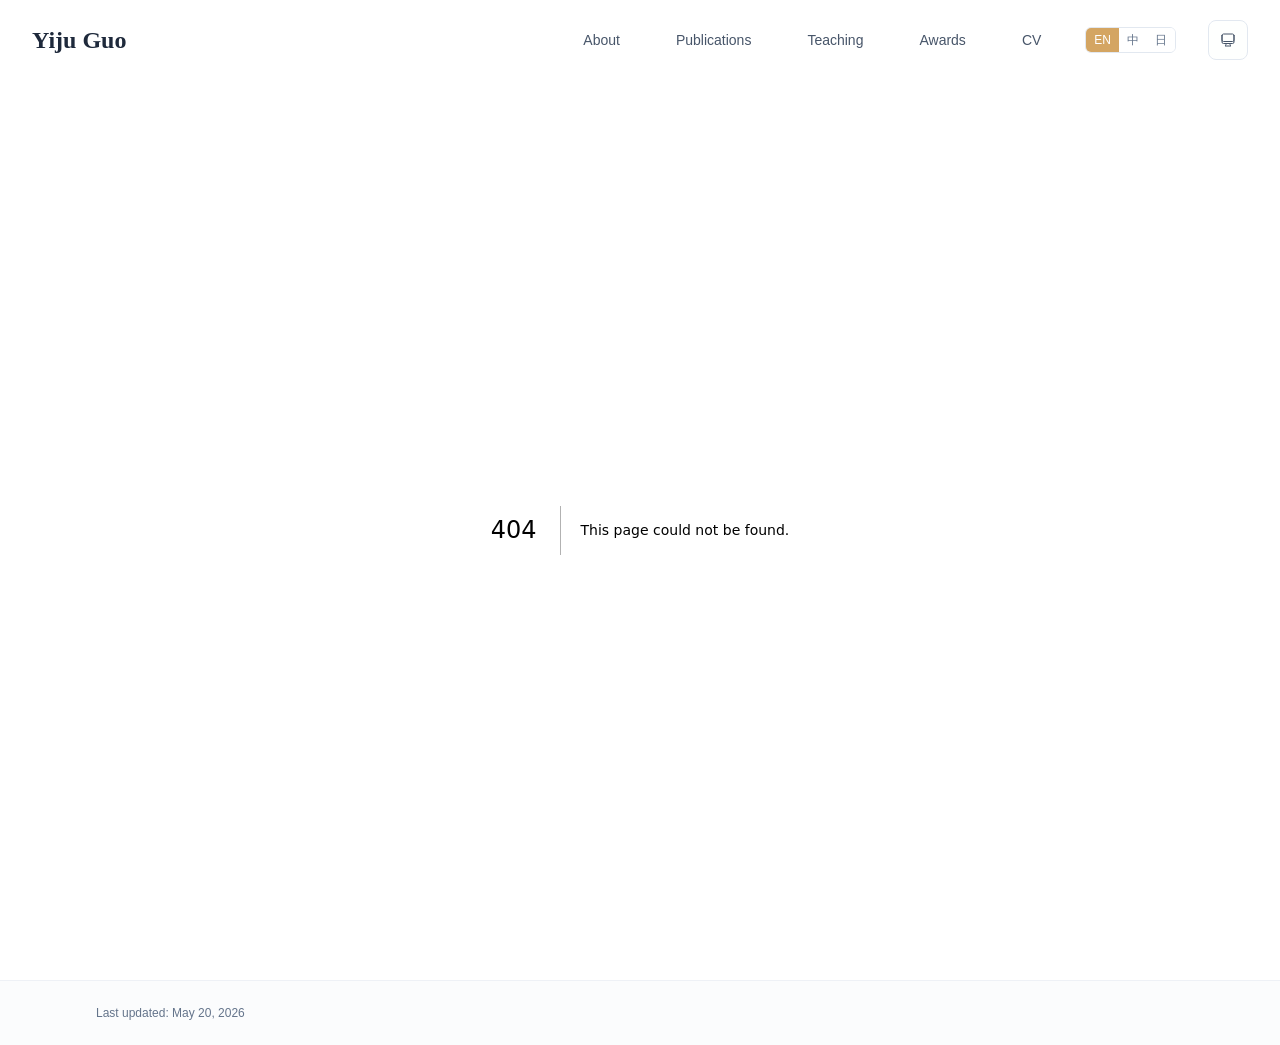
<file: 404/index.html>
<!DOCTYPE html><html lang="en" class="scroll-smooth"><head><meta charSet="utf-8"/><meta name="viewport" content="width=device-width, initial-scale=1"/><link rel="stylesheet" href="/_next/static/css/a9b1dbf002d30e11.css" data-precedence="next"/><link rel="preload" as="script" fetchPriority="low" href="/_next/static/chunks/webpack-f0837b72ca9dfe16.js"/><script src="/_next/static/chunks/4bd1b696-70b6d399998de86a.js" async=""></script><script src="/_next/static/chunks/684-50096e198fb40285.js" async=""></script><script src="/_next/static/chunks/main-app-9eafb1322f0dab38.js" async=""></script><script src="/_next/static/chunks/843-80c0dd72312e00d1.js" async=""></script><script src="/_next/static/chunks/874-196dbf0660d69360.js" async=""></script><script src="/_next/static/chunks/388-35b34fea8c40f816.js" async=""></script><script src="/_next/static/chunks/app/layout-0a3def5a83df4b5f.js" async=""></script><meta name="robots" content="noindex"/><title>404: This page could not be found.</title><link rel="icon" href="/favicon.svg?v=2" type="image/svg+xml"/><link rel="dns-prefetch" href="https://google-fonts.jialeliu.com"/><link rel="preconnect" href="https://google-fonts.jialeliu.com" crossorigin=""/><link rel="preload" as="style" href="https://google-fonts.jialeliu.com/css2?family=Inter:wght@300;400;500;600;700&amp;family=Crimson+Text:ital,wght@0,400;0,600;1,400&amp;display=swap"/><link rel="stylesheet" id="gfonts-css" href="https://google-fonts.jialeliu.com/css2?family=Inter:wght@300;400;500;600;700&amp;family=Crimson+Text:ital,wght@0,400;0,600;1,400&amp;display=swap" media="print"/><script>
              (function(){
                var l = document.getElementById('gfonts-css');
                if (!l) return;
                if (l.media !== 'all') {
                  l.addEventListener('load', function(){ try { l.media = 'all'; } catch(e){} });
                }
              })();
            </script><noscript><link rel="stylesheet" href="https://google-fonts.jialeliu.com/css2?family=Inter:wght@300;400;500;600;700&amp;family=Crimson+Text:ital,wght@0,400;0,600;1,400&amp;display=swap"/></noscript><script>
              try {
                const theme = localStorage.getItem('theme-storage');
                const parsed = theme ? JSON.parse(theme) : null;
                const setting = parsed?.state?.theme || 'system';
                const prefersDark = typeof window !== 'undefined' && window.matchMedia && window.matchMedia('(prefers-color-scheme: dark)').matches;
                const effective = setting === 'dark' ? 'dark' : (setting === 'light' ? 'light' : (prefersDark ? 'dark' : 'light'));
                var root = document.documentElement;
                root.classList.add(effective);
                root.setAttribute('data-theme', effective);
              } catch (e) {
                var root = document.documentElement;
                root.classList.add('light');
                root.setAttribute('data-theme', 'light');
              }
            </script><title>Yiju Guo</title><meta name="description" content="PhD student at Renmin University of China."/><meta name="author" content="Yiju Guo"/><meta name="keywords" content="Yiju Guo,PhD,Research,Gaoling School of Artificial Intelligence, Renmin University of China"/><meta name="creator" content="Yiju Guo"/><meta name="publisher" content="Yiju Guo"/><meta property="og:title" content="Yiju Guo"/><meta property="og:description" content="PhD student at Renmin University of China."/><meta property="og:site_name" content="Yiju Guo&#x27;s Academic Website"/><meta property="og:locale" content="en_US"/><meta property="og:type" content="website"/><meta name="twitter:card" content="summary"/><meta name="twitter:title" content="Yiju Guo"/><meta name="twitter:description" content="PhD student at Renmin University of China."/><link rel="icon" href="/favicon.svg?v=2"/><script>document.querySelectorAll('body link[rel="icon"], body link[rel="apple-touch-icon"]').forEach(el => document.head.appendChild(el))</script><script src="/_next/static/chunks/polyfills-42372ed130431b0a.js" noModule=""></script></head><body class="font-sans antialiased"><div style="visibility:hidden"><nav class="fixed top-0 left-0 right-0 z-50" data-headlessui-state=""><div class="transition-all duration-300 ease-out bg-transparent" style="transform:translateY(-100px)"><div class="max-w-7xl mx-auto px-4 sm:px-6 lg:px-8"><div class="flex justify-between items-center h-16 lg:h-20"><div class="flex-shrink-0" tabindex="0"><a class="text-xl lg:text-2xl font-serif font-semibold text-primary hover:text-accent transition-colors duration-200" href="/">Yiju Guo</a></div><div class="hidden lg:block"><div class="ml-10 flex items-center space-x-8"><div class="flex items-baseline space-x-8"><a class="relative px-3 py-2 text-sm font-medium transition-all duration-200 rounded hover:bg-accent/10 hover:shadow-sm text-neutral-600 hover:text-primary" href="/"><span class="relative z-10">About</span></a><a class="relative px-3 py-2 text-sm font-medium transition-all duration-200 rounded hover:bg-accent/10 hover:shadow-sm text-neutral-600 hover:text-primary" href="/publications/"><span class="relative z-10">Publications</span></a><a class="relative px-3 py-2 text-sm font-medium transition-all duration-200 rounded hover:bg-accent/10 hover:shadow-sm text-neutral-600 hover:text-primary" href="/teaching/"><span class="relative z-10">Teaching</span></a><a class="relative px-3 py-2 text-sm font-medium transition-all duration-200 rounded hover:bg-accent/10 hover:shadow-sm text-neutral-600 hover:text-primary" href="/awards/"><span class="relative z-10">Awards</span></a><a class="relative px-3 py-2 text-sm font-medium transition-all duration-200 rounded hover:bg-accent/10 hover:shadow-sm text-neutral-600 hover:text-primary" href="/cv/"><span class="relative z-10">CV</span></a></div><div class="flex rounded-md border border-neutral-200 dark:border-neutral-700 overflow-hidden"><button class="px-2 py-1 text-xs font-medium transition-colors duration-200 bg-accent text-white" aria-label="Switch to en">EN</button><button class="px-2 py-1 text-xs font-medium transition-colors duration-200 bg-white dark:bg-neutral-900 text-neutral-500 dark:text-neutral-400 hover:text-accent" aria-label="Switch to zh">中</button><button class="px-2 py-1 text-xs font-medium transition-colors duration-200 bg-white dark:bg-neutral-900 text-neutral-500 dark:text-neutral-400 hover:text-accent" aria-label="Switch to ja">日</button></div><div class="flex items-center justify-center w-10 h-10 rounded-lg border border-neutral-200 dark:border-[rgba(148,163,184,0.24)] bg-background dark:bg-neutral-800"><div class="w-4 h-4 rounded-full bg-neutral-300 animate-pulse"></div></div></div></div><div class="lg:hidden flex items-center space-x-2"><div class="flex rounded-md border border-neutral-200 dark:border-neutral-700 overflow-hidden"><button class="px-2 py-1 text-xs font-medium transition-colors duration-200 bg-accent text-white" aria-label="Switch to en">EN</button><button class="px-2 py-1 text-xs font-medium transition-colors duration-200 bg-white dark:bg-neutral-900 text-neutral-500 dark:text-neutral-400 hover:text-accent" aria-label="Switch to zh">中</button><button class="px-2 py-1 text-xs font-medium transition-colors duration-200 bg-white dark:bg-neutral-900 text-neutral-500 dark:text-neutral-400 hover:text-accent" aria-label="Switch to ja">日</button></div><div class="flex items-center justify-center w-10 h-10 rounded-lg border border-neutral-200 dark:border-[rgba(148,163,184,0.24)] bg-background dark:bg-neutral-800"><div class="w-4 h-4 rounded-full bg-neutral-300 animate-pulse"></div></div><button class="inline-flex items-center justify-center p-2 rounded-md text-neutral-600 hover:text-primary hover:bg-neutral-100 dark:hover:bg-neutral-800 focus:outline-none focus:ring-2 focus:ring-inset focus:ring-accent transition-colors duration-200" id="headlessui-disclosure-button-«R7pdb»" type="button" aria-expanded="false" data-headlessui-state=""><span class="sr-only">Open main menu</span><div><svg xmlns="http://www.w3.org/2000/svg" fill="none" viewBox="0 0 24 24" stroke-width="1.5" stroke="currentColor" aria-hidden="true" data-slot="icon" class="block h-6 w-6"><path stroke-linecap="round" stroke-linejoin="round" d="M3.75 6.75h16.5M3.75 12h16.5m-16.5 5.25h16.5"></path></svg></div></button></div></div></div></div></nav><main class="min-h-screen pt-16 lg:pt-20"><div style="font-family:system-ui,&quot;Segoe UI&quot;,Roboto,Helvetica,Arial,sans-serif,&quot;Apple Color Emoji&quot;,&quot;Segoe UI Emoji&quot;;height:100vh;text-align:center;display:flex;flex-direction:column;align-items:center;justify-content:center"><div><style>body{color:#000;background:#fff;margin:0}.next-error-h1{border-right:1px solid rgba(0,0,0,.3)}@media (prefers-color-scheme:dark){body{color:#fff;background:#000}.next-error-h1{border-right:1px solid rgba(255,255,255,.3)}}</style><h1 class="next-error-h1" style="display:inline-block;margin:0 20px 0 0;padding:0 23px 0 0;font-size:24px;font-weight:500;vertical-align:top;line-height:49px">404</h1><div style="display:inline-block"><h2 style="font-size:14px;font-weight:400;line-height:49px;margin:0">This page could not be found.</h2></div></div></div><!--$--><!--/$--><!--$--><!--/$--></main><footer class="border-t border-neutral-200/50 bg-neutral-50/50 dark:bg-neutral-900/50 dark:border-neutral-700/50"><div class="max-w-6xl mx-auto px-4 sm:px-6 lg:px-8 py-6"><div class="flex flex-col sm:flex-row justify-between items-center gap-2"><p class="text-xs text-neutral-500">Last updated<!-- -->: <!-- -->May 20, 2026</p></div></div></footer></div><script src="/_next/static/chunks/webpack-f0837b72ca9dfe16.js" async=""></script><script>(self.__next_f=self.__next_f||[]).push([0])</script><script>self.__next_f.push([1,"1:\"$Sreact.fragment\"\n2:I[3719,[\"843\",\"static/chunks/843-80c0dd72312e00d1.js\",\"874\",\"static/chunks/874-196dbf0660d69360.js\",\"388\",\"static/chunks/388-35b34fea8c40f816.js\",\"177\",\"static/chunks/app/layout-0a3def5a83df4b5f.js\"],\"ThemeProvider\"]\n3:I[3362,[\"843\",\"static/chunks/843-80c0dd72312e00d1.js\",\"874\",\"static/chunks/874-196dbf0660d69360.js\",\"388\",\"static/chunks/388-35b34fea8c40f816.js\",\"177\",\"static/chunks/app/layout-0a3def5a83df4b5f.js\"],\"default\"]\n4:I[7555,[],\"\"]\n5:I[1295,[],\"\"]\n6:I[2548,[\"843\",\"static/chunks/843-80c0dd72312e00d1.js\",\"874\",\"static/chunks/874-196dbf0660d69360.js\",\"388\",\"static/chunks/388-35b34fea8c40f816.js\",\"177\",\"static/chunks/app/layout-0a3def5a83df4b5f.js\"],\"default\"]\n7:I[9665,[],\"MetadataBoundary\"]\n9:I[9665,[],\"OutletBoundary\"]\nc:I[4911,[],\"AsyncMetadataOutlet\"]\ne:I[9665,[],\"ViewportBoundary\"]\n10:I[6614,[],\"\"]\n:HL[\"/_next/static/css/a9b1dbf002d30e11.css\",\"style\"]\n"])</script><script>self.__next_f.push([1,"0:{\"P\":null,\"b\":\"cH-Et6wO_I1dZ1WYY9g1t\",\"p\":\"\",\"c\":[\"\",\"_not-found\",\"\"],\"i\":false,\"f\":[[[\"\",{\"children\":[\"/_not-found\",{\"children\":[\"__PAGE__\",{}]}]},\"$undefined\",\"$undefined\",true],[\"\",[\"$\",\"$1\",\"c\",{\"children\":[[[\"$\",\"link\",\"0\",{\"rel\":\"stylesheet\",\"href\":\"/_next/static/css/a9b1dbf002d30e11.css\",\"precedence\":\"next\",\"crossOrigin\":\"$undefined\",\"nonce\":\"$undefined\"}]],[\"$\",\"html\",null,{\"lang\":\"en\",\"className\":\"scroll-smooth\",\"suppressHydrationWarning\":true,\"children\":[[\"$\",\"head\",null,{\"children\":[[\"$\",\"link\",null,{\"rel\":\"icon\",\"href\":\"/favicon.svg?v=2\",\"type\":\"image/svg+xml\"}],[\"$\",\"link\",null,{\"rel\":\"dns-prefetch\",\"href\":\"https://google-fonts.jialeliu.com\"}],[\"$\",\"link\",null,{\"rel\":\"preconnect\",\"href\":\"https://google-fonts.jialeliu.com\",\"crossOrigin\":\"\"}],[\"$\",\"link\",null,{\"rel\":\"preload\",\"as\":\"style\",\"href\":\"https://google-fonts.jialeliu.com/css2?family=Inter:wght@300;400;500;600;700\u0026family=Crimson+Text:ital,wght@0,400;0,600;1,400\u0026display=swap\"}],[\"$\",\"link\",null,{\"rel\":\"stylesheet\",\"id\":\"gfonts-css\",\"href\":\"https://google-fonts.jialeliu.com/css2?family=Inter:wght@300;400;500;600;700\u0026family=Crimson+Text:ital,wght@0,400;0,600;1,400\u0026display=swap\",\"media\":\"print\"}],[\"$\",\"script\",null,{\"dangerouslySetInnerHTML\":{\"__html\":\"\\n              (function(){\\n                var l = document.getElementById('gfonts-css');\\n                if (!l) return;\\n                if (l.media !== 'all') {\\n                  l.addEventListener('load', function(){ try { l.media = 'all'; } catch(e){} });\\n                }\\n              })();\\n            \"}}],[\"$\",\"noscript\",null,{\"children\":[\"$\",\"link\",null,{\"rel\":\"stylesheet\",\"href\":\"https://google-fonts.jialeliu.com/css2?family=Inter:wght@300;400;500;600;700\u0026family=Crimson+Text:ital,wght@0,400;0,600;1,400\u0026display=swap\"}]}],[\"$\",\"script\",null,{\"dangerouslySetInnerHTML\":{\"__html\":\"\\n              try {\\n                const theme = localStorage.getItem('theme-storage');\\n                const parsed = theme ? JSON.parse(theme) : null;\\n                const setting = parsed?.state?.theme || 'system';\\n                const prefersDark = typeof window !== 'undefined' \u0026\u0026 window.matchMedia \u0026\u0026 window.matchMedia('(prefers-color-scheme: dark)').matches;\\n                const effective = setting === 'dark' ? 'dark' : (setting === 'light' ? 'light' : (prefersDark ? 'dark' : 'light'));\\n                var root = document.documentElement;\\n                root.classList.add(effective);\\n                root.setAttribute('data-theme', effective);\\n              } catch (e) {\\n                var root = document.documentElement;\\n                root.classList.add('light');\\n                root.setAttribute('data-theme', 'light');\\n              }\\n            \"}}]]}],[\"$\",\"body\",null,{\"className\":\"font-sans antialiased\",\"children\":[\"$\",\"$L2\",null,{\"children\":[[\"$\",\"$L3\",null,{\"items\":[{\"title\":\"About\",\"type\":\"page\",\"target\":\"about\",\"href\":\"/\"},{\"title\":\"Publications\",\"type\":\"page\",\"target\":\"publications\",\"href\":\"/publications\"},{\"title\":\"Teaching\",\"type\":\"page\",\"target\":\"teaching\",\"href\":\"/teaching\"},{\"title\":\"Awards\",\"type\":\"page\",\"target\":\"awards\",\"href\":\"/awards\"},{\"title\":\"CV\",\"type\":\"page\",\"target\":\"cv\",\"href\":\"/cv\"}],\"siteTitle\":\"Yiju Guo\",\"enableOnePageMode\":false}],[\"$\",\"main\",null,{\"className\":\"min-h-screen pt-16 lg:pt-20\",\"children\":[\"$\",\"$L4\",null,{\"parallelRouterKey\":\"children\",\"error\":\"$undefined\",\"errorStyles\":\"$undefined\",\"errorScripts\":\"$undefined\",\"template\":[\"$\",\"$L5\",null,{}],\"templateStyles\":\"$undefined\",\"templateScripts\":\"$undefined\",\"notFound\":[[[\"$\",\"title\",null,{\"children\":\"404: This page could not be found.\"}],[\"$\",\"div\",null,{\"style\":{\"fontFamily\":\"system-ui,\\\"Segoe UI\\\",Roboto,Helvetica,Arial,sans-serif,\\\"Apple Color Emoji\\\",\\\"Segoe UI Emoji\\\"\",\"height\":\"100vh\",\"textAlign\":\"center\",\"display\":\"flex\",\"flexDirection\":\"column\",\"alignItems\":\"center\",\"justifyContent\":\"center\"},\"children\":[\"$\",\"div\",null,{\"children\":[[\"$\",\"style\",null,{\"dangerouslySetInnerHTML\":{\"__html\":\"body{color:#000;background:#fff;margin:0}.next-error-h1{border-right:1px solid rgba(0,0,0,.3)}@media (prefers-color-scheme:dark){body{color:#fff;background:#000}.next-error-h1{border-right:1px solid rgba(255,255,255,.3)}}\"}}],[\"$\",\"h1\",null,{\"className\":\"next-error-h1\",\"style\":{\"display\":\"inline-block\",\"margin\":\"0 20px 0 0\",\"padding\":\"0 23px 0 0\",\"fontSize\":24,\"fontWeight\":500,\"verticalAlign\":\"top\",\"lineHeight\":\"49px\"},\"children\":404}],[\"$\",\"div\",null,{\"style\":{\"display\":\"inline-block\"},\"children\":[\"$\",\"h2\",null,{\"style\":{\"fontSize\":14,\"fontWeight\":400,\"lineHeight\":\"49px\",\"margin\":0},\"children\":\"This page could not be found.\"}]}]]}]}]],[]],\"forbidden\":\"$undefined\",\"unauthorized\":\"$undefined\"}]}],[\"$\",\"$L6\",null,{\"lastUpdated\":\"May 20, 2026\"}]]}]}]]}]]}],{\"children\":[\"/_not-found\",[\"$\",\"$1\",\"c\",{\"children\":[null,[\"$\",\"$L4\",null,{\"parallelRouterKey\":\"children\",\"error\":\"$undefined\",\"errorStyles\":\"$undefined\",\"errorScripts\":\"$undefined\",\"template\":[\"$\",\"$L5\",null,{}],\"templateStyles\":\"$undefined\",\"templateScripts\":\"$undefined\",\"notFound\":\"$undefined\",\"forbidden\":\"$undefined\",\"unauthorized\":\"$undefined\"}]]}],{\"children\":[\"__PAGE__\",[\"$\",\"$1\",\"c\",{\"children\":[[[\"$\",\"title\",null,{\"children\":\"404: This page could not be found.\"}],[\"$\",\"div\",null,{\"style\":\"$0:f:0:1:1:props:children:1:props:children:1:props:children:props:children:1:props:children:props:notFound:0:1:props:style\",\"children\":[\"$\",\"div\",null,{\"children\":[[\"$\",\"style\",null,{\"dangerouslySetInnerHTML\":{\"__html\":\"body{color:#000;background:#fff;margin:0}.next-error-h1{border-right:1px solid rgba(0,0,0,.3)}@media (prefers-color-scheme:dark){body{color:#fff;background:#000}.next-error-h1{border-right:1px solid rgba(255,255,255,.3)}}\"}}],[\"$\",\"h1\",null,{\"className\":\"next-error-h1\",\"style\":\"$0:f:0:1:1:props:children:1:props:children:1:props:children:props:children:1:props:children:props:notFound:0:1:props:children:props:children:1:props:style\",\"children\":404}],[\"$\",\"div\",null,{\"style\":\"$0:f:0:1:1:props:children:1:props:children:1:props:children:props:children:1:props:children:props:notFound:0:1:props:children:props:children:2:props:style\",\"children\":[\"$\",\"h2\",null,{\"style\":\"$0:f:0:1:1:props:children:1:props:children:1:props:children:props:children:1:props:children:props:notFound:0:1:props:children:props:children:2:props:children:props:style\",\"children\":\"This page could not be found.\"}]}]]}]}]],[\"$\",\"$L7\",null,{\"children\":\"$L8\"}],null,[\"$\",\"$L9\",null,{\"children\":[\"$La\",\"$Lb\",[\"$\",\"$Lc\",null,{\"promise\":\"$@d\"}]]}]]}],{},null,false]},null,false]},null,false],[\"$\",\"$1\",\"h\",{\"children\":[[\"$\",\"meta\",null,{\"name\":\"robots\",\"content\":\"noindex\"}],[\"$\",\"$1\",\"6iGr3oYnAuy1CCuLZkqfw\",{\"children\":[[\"$\",\"$Le\",null,{\"children\":\"$Lf\"}],null]}],null]}],false]],\"m\":\"$undefined\",\"G\":[\"$10\",\"$undefined\"],\"s\":false,\"S\":true}\n"])</script><script>self.__next_f.push([1,"11:\"$Sreact.suspense\"\n12:I[4911,[],\"AsyncMetadata\"]\n8:[\"$\",\"$11\",null,{\"fallback\":null,\"children\":[\"$\",\"$L12\",null,{\"promise\":\"$@13\"}]}]\n"])</script><script>self.__next_f.push([1,"b:null\n"])</script><script>self.__next_f.push([1,"f:[[\"$\",\"meta\",\"0\",{\"charSet\":\"utf-8\"}],[\"$\",\"meta\",\"1\",{\"name\":\"viewport\",\"content\":\"width=device-width, initial-scale=1\"}]]\na:null\n"])</script><script>self.__next_f.push([1,"13:{\"metadata\":[[\"$\",\"title\",\"0\",{\"children\":\"Yiju Guo\"}],[\"$\",\"meta\",\"1\",{\"name\":\"description\",\"content\":\"PhD student at Renmin University of China.\"}],[\"$\",\"meta\",\"2\",{\"name\":\"author\",\"content\":\"Yiju Guo\"}],[\"$\",\"meta\",\"3\",{\"name\":\"keywords\",\"content\":\"Yiju Guo,PhD,Research,Gaoling School of Artificial Intelligence, Renmin University of China\"}],[\"$\",\"meta\",\"4\",{\"name\":\"creator\",\"content\":\"Yiju Guo\"}],[\"$\",\"meta\",\"5\",{\"name\":\"publisher\",\"content\":\"Yiju Guo\"}],[\"$\",\"meta\",\"6\",{\"property\":\"og:title\",\"content\":\"Yiju Guo\"}],[\"$\",\"meta\",\"7\",{\"property\":\"og:description\",\"content\":\"PhD student at Renmin University of China.\"}],[\"$\",\"meta\",\"8\",{\"property\":\"og:site_name\",\"content\":\"Yiju Guo's Academic Website\"}],[\"$\",\"meta\",\"9\",{\"property\":\"og:locale\",\"content\":\"en_US\"}],[\"$\",\"meta\",\"10\",{\"property\":\"og:type\",\"content\":\"website\"}],[\"$\",\"meta\",\"11\",{\"name\":\"twitter:card\",\"content\":\"summary\"}],[\"$\",\"meta\",\"12\",{\"name\":\"twitter:title\",\"content\":\"Yiju Guo\"}],[\"$\",\"meta\",\"13\",{\"name\":\"twitter:description\",\"content\":\"PhD student at Renmin University of China.\"}],[\"$\",\"link\",\"14\",{\"rel\":\"icon\",\"href\":\"/favicon.svg?v=2\"}]],\"error\":null,\"digest\":\"$undefined\"}\nd:{\"metadata\":\"$13:metadata\",\"error\":null,\"digest\":\"$undefined\"}\n"])</script></body></html>
</file>
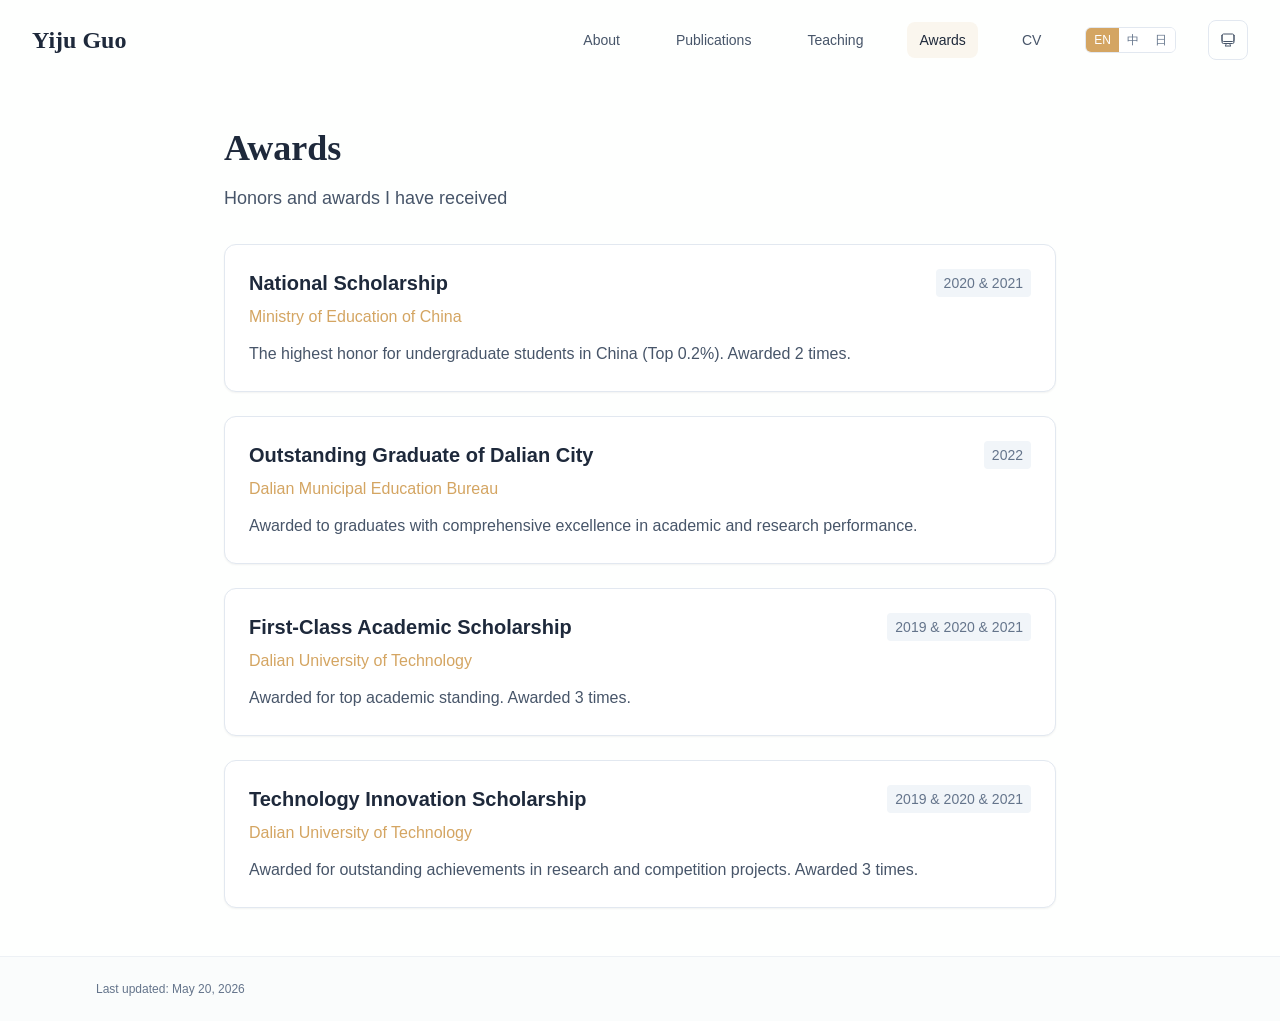
<file: awards/index.html>
<!DOCTYPE html><html lang="en" class="scroll-smooth"><head><meta charSet="utf-8"/><meta name="viewport" content="width=device-width, initial-scale=1"/><link rel="stylesheet" href="/_next/static/css/a9b1dbf002d30e11.css" data-precedence="next"/><link rel="preload" as="script" fetchPriority="low" href="/_next/static/chunks/webpack-f0837b72ca9dfe16.js"/><script src="/_next/static/chunks/4bd1b696-70b6d399998de86a.js" async=""></script><script src="/_next/static/chunks/684-50096e198fb40285.js" async=""></script><script src="/_next/static/chunks/main-app-9eafb1322f0dab38.js" async=""></script><script src="/_next/static/chunks/843-80c0dd72312e00d1.js" async=""></script><script src="/_next/static/chunks/874-196dbf0660d69360.js" async=""></script><script src="/_next/static/chunks/388-35b34fea8c40f816.js" async=""></script><script src="/_next/static/chunks/app/layout-0a3def5a83df4b5f.js" async=""></script><script src="/_next/static/chunks/411-1079686f0fee9ff0.js" async=""></script><script src="/_next/static/chunks/589-83e6f37186a0e013.js" async=""></script><script src="/_next/static/chunks/748-3f25e68c77ceb94c.js" async=""></script><script src="/_next/static/chunks/app/%5Bslug%5D/page-a95f5928fc236106.js" async=""></script><link rel="icon" href="/favicon.svg?v=2" type="image/svg+xml"/><link rel="dns-prefetch" href="https://google-fonts.jialeliu.com"/><link rel="preconnect" href="https://google-fonts.jialeliu.com" crossorigin=""/><link rel="preload" as="style" href="https://google-fonts.jialeliu.com/css2?family=Inter:wght@300;400;500;600;700&amp;family=Crimson+Text:ital,wght@0,400;0,600;1,400&amp;display=swap"/><link rel="stylesheet" id="gfonts-css" href="https://google-fonts.jialeliu.com/css2?family=Inter:wght@300;400;500;600;700&amp;family=Crimson+Text:ital,wght@0,400;0,600;1,400&amp;display=swap" media="print"/><script>
              (function(){
                var l = document.getElementById('gfonts-css');
                if (!l) return;
                if (l.media !== 'all') {
                  l.addEventListener('load', function(){ try { l.media = 'all'; } catch(e){} });
                }
              })();
            </script><noscript><link rel="stylesheet" href="https://google-fonts.jialeliu.com/css2?family=Inter:wght@300;400;500;600;700&amp;family=Crimson+Text:ital,wght@0,400;0,600;1,400&amp;display=swap"/></noscript><script>
              try {
                const theme = localStorage.getItem('theme-storage');
                const parsed = theme ? JSON.parse(theme) : null;
                const setting = parsed?.state?.theme || 'system';
                const prefersDark = typeof window !== 'undefined' && window.matchMedia && window.matchMedia('(prefers-color-scheme: dark)').matches;
                const effective = setting === 'dark' ? 'dark' : (setting === 'light' ? 'light' : (prefersDark ? 'dark' : 'light'));
                var root = document.documentElement;
                root.classList.add(effective);
                root.setAttribute('data-theme', effective);
              } catch (e) {
                var root = document.documentElement;
                root.classList.add('light');
                root.setAttribute('data-theme', 'light');
              }
            </script><title>Awards | Yiju Guo</title><meta name="description" content="Honors and awards I have received."/><meta name="author" content="Yiju Guo"/><meta name="keywords" content="Yiju Guo,PhD,Research,Gaoling School of Artificial Intelligence, Renmin University of China"/><meta name="creator" content="Yiju Guo"/><meta name="publisher" content="Yiju Guo"/><meta property="og:title" content="Yiju Guo"/><meta property="og:description" content="PhD student at Renmin University of China."/><meta property="og:site_name" content="Yiju Guo&#x27;s Academic Website"/><meta property="og:locale" content="en_US"/><meta property="og:type" content="website"/><meta name="twitter:card" content="summary"/><meta name="twitter:title" content="Yiju Guo"/><meta name="twitter:description" content="PhD student at Renmin University of China."/><link rel="icon" href="/favicon.svg?v=2"/><script>document.querySelectorAll('body link[rel="icon"], body link[rel="apple-touch-icon"]').forEach(el => document.head.appendChild(el))</script><script src="/_next/static/chunks/polyfills-42372ed130431b0a.js" noModule=""></script></head><body class="font-sans antialiased"><div style="visibility:hidden"><nav class="fixed top-0 left-0 right-0 z-50" data-headlessui-state=""><div class="transition-all duration-300 ease-out bg-transparent" style="transform:translateY(-100px)"><div class="max-w-7xl mx-auto px-4 sm:px-6 lg:px-8"><div class="flex justify-between items-center h-16 lg:h-20"><div class="flex-shrink-0" tabindex="0"><a class="text-xl lg:text-2xl font-serif font-semibold text-primary hover:text-accent transition-colors duration-200" href="/">Yiju Guo</a></div><div class="hidden lg:block"><div class="ml-10 flex items-center space-x-8"><div class="flex items-baseline space-x-8"><a class="relative px-3 py-2 text-sm font-medium transition-all duration-200 rounded hover:bg-accent/10 hover:shadow-sm text-neutral-600 hover:text-primary" href="/"><span class="relative z-10">About</span></a><a class="relative px-3 py-2 text-sm font-medium transition-all duration-200 rounded hover:bg-accent/10 hover:shadow-sm text-neutral-600 hover:text-primary" href="/publications/"><span class="relative z-10">Publications</span></a><a class="relative px-3 py-2 text-sm font-medium transition-all duration-200 rounded hover:bg-accent/10 hover:shadow-sm text-neutral-600 hover:text-primary" href="/teaching/"><span class="relative z-10">Teaching</span></a><a class="relative px-3 py-2 text-sm font-medium transition-all duration-200 rounded hover:bg-accent/10 hover:shadow-sm text-primary" href="/awards/"><span class="relative z-10">Awards</span><div class="absolute inset-0 bg-accent/10 rounded-lg"></div></a><a class="relative px-3 py-2 text-sm font-medium transition-all duration-200 rounded hover:bg-accent/10 hover:shadow-sm text-neutral-600 hover:text-primary" href="/cv/"><span class="relative z-10">CV</span></a></div><div class="flex rounded-md border border-neutral-200 dark:border-neutral-700 overflow-hidden"><button class="px-2 py-1 text-xs font-medium transition-colors duration-200 bg-accent text-white" aria-label="Switch to en">EN</button><button class="px-2 py-1 text-xs font-medium transition-colors duration-200 bg-white dark:bg-neutral-900 text-neutral-500 dark:text-neutral-400 hover:text-accent" aria-label="Switch to zh">中</button><button class="px-2 py-1 text-xs font-medium transition-colors duration-200 bg-white dark:bg-neutral-900 text-neutral-500 dark:text-neutral-400 hover:text-accent" aria-label="Switch to ja">日</button></div><div class="flex items-center justify-center w-10 h-10 rounded-lg border border-neutral-200 dark:border-[rgba(148,163,184,0.24)] bg-background dark:bg-neutral-800"><div class="w-4 h-4 rounded-full bg-neutral-300 animate-pulse"></div></div></div></div><div class="lg:hidden flex items-center space-x-2"><div class="flex rounded-md border border-neutral-200 dark:border-neutral-700 overflow-hidden"><button class="px-2 py-1 text-xs font-medium transition-colors duration-200 bg-accent text-white" aria-label="Switch to en">EN</button><button class="px-2 py-1 text-xs font-medium transition-colors duration-200 bg-white dark:bg-neutral-900 text-neutral-500 dark:text-neutral-400 hover:text-accent" aria-label="Switch to zh">中</button><button class="px-2 py-1 text-xs font-medium transition-colors duration-200 bg-white dark:bg-neutral-900 text-neutral-500 dark:text-neutral-400 hover:text-accent" aria-label="Switch to ja">日</button></div><div class="flex items-center justify-center w-10 h-10 rounded-lg border border-neutral-200 dark:border-[rgba(148,163,184,0.24)] bg-background dark:bg-neutral-800"><div class="w-4 h-4 rounded-full bg-neutral-300 animate-pulse"></div></div><button class="inline-flex items-center justify-center p-2 rounded-md text-neutral-600 hover:text-primary hover:bg-neutral-100 dark:hover:bg-neutral-800 focus:outline-none focus:ring-2 focus:ring-inset focus:ring-accent transition-colors duration-200" id="headlessui-disclosure-button-«R7pdb»" type="button" aria-expanded="false" data-headlessui-state=""><span class="sr-only">Open main menu</span><div><svg xmlns="http://www.w3.org/2000/svg" fill="none" viewBox="0 0 24 24" stroke-width="1.5" stroke="currentColor" aria-hidden="true" data-slot="icon" class="block h-6 w-6"><path stroke-linecap="round" stroke-linejoin="round" d="M3.75 6.75h16.5M3.75 12h16.5m-16.5 5.25h16.5"></path></svg></div></button></div></div></div></div></nav><main class="min-h-screen pt-16 lg:pt-20"><div class="max-w-4xl mx-auto px-4 sm:px-6 lg:px-8 py-12"><div style="opacity:0;transform:translateY(20px)"><div class="mb-8"><h1 class="text-4xl font-serif font-bold text-primary mb-4">Awards</h1><p class="text-lg text-neutral-600 dark:text-neutral-500 max-w-2xl">Honors and awards I have received</p></div><div class="grid gap-6"><div class="bg-white dark:bg-neutral-900 p-6 rounded-xl shadow-sm border border-neutral-200 dark:border-neutral-800 hover:shadow-lg transition-all duration-200 hover:scale-[1.01]" style="opacity:0;transform:translateY(20px)"><div class="flex justify-between items-start mb-2"><h3 class="text-xl font-semibold text-primary">National Scholarship</h3><span class="text-sm text-neutral-500 font-medium bg-neutral-100 dark:bg-neutral-800 px-2 py-1 rounded">2020 &amp; 2021</span></div><p class="text-base text-accent font-medium mb-3">Ministry of Education of China</p><p class="text-base text-neutral-600 dark:text-neutral-500 leading-relaxed">The highest honor for undergraduate students in China (Top 0.2%). Awarded 2 times.</p></div><div class="bg-white dark:bg-neutral-900 p-6 rounded-xl shadow-sm border border-neutral-200 dark:border-neutral-800 hover:shadow-lg transition-all duration-200 hover:scale-[1.01]" style="opacity:0;transform:translateY(20px)"><div class="flex justify-between items-start mb-2"><h3 class="text-xl font-semibold text-primary">Outstanding Graduate of Dalian City</h3><span class="text-sm text-neutral-500 font-medium bg-neutral-100 dark:bg-neutral-800 px-2 py-1 rounded">2022</span></div><p class="text-base text-accent font-medium mb-3">Dalian Municipal Education Bureau</p><p class="text-base text-neutral-600 dark:text-neutral-500 leading-relaxed">Awarded to graduates with comprehensive excellence in academic and research performance.</p></div><div class="bg-white dark:bg-neutral-900 p-6 rounded-xl shadow-sm border border-neutral-200 dark:border-neutral-800 hover:shadow-lg transition-all duration-200 hover:scale-[1.01]" style="opacity:0;transform:translateY(20px)"><div class="flex justify-between items-start mb-2"><h3 class="text-xl font-semibold text-primary">First-Class Academic Scholarship</h3><span class="text-sm text-neutral-500 font-medium bg-neutral-100 dark:bg-neutral-800 px-2 py-1 rounded">2019 &amp; 2020 &amp; 2021</span></div><p class="text-base text-accent font-medium mb-3">Dalian University of Technology</p><p class="text-base text-neutral-600 dark:text-neutral-500 leading-relaxed">Awarded for top academic standing. Awarded 3 times.</p></div><div class="bg-white dark:bg-neutral-900 p-6 rounded-xl shadow-sm border border-neutral-200 dark:border-neutral-800 hover:shadow-lg transition-all duration-200 hover:scale-[1.01]" style="opacity:0;transform:translateY(20px)"><div class="flex justify-between items-start mb-2"><h3 class="text-xl font-semibold text-primary">Technology Innovation Scholarship</h3><span class="text-sm text-neutral-500 font-medium bg-neutral-100 dark:bg-neutral-800 px-2 py-1 rounded">2019 &amp; 2020 &amp; 2021</span></div><p class="text-base text-accent font-medium mb-3">Dalian University of Technology</p><p class="text-base text-neutral-600 dark:text-neutral-500 leading-relaxed">Awarded for outstanding achievements in research and competition projects. Awarded 3 times.</p></div></div></div></div><!--$--><!--/$--><!--$--><!--/$--></main><footer class="border-t border-neutral-200/50 bg-neutral-50/50 dark:bg-neutral-900/50 dark:border-neutral-700/50"><div class="max-w-6xl mx-auto px-4 sm:px-6 lg:px-8 py-6"><div class="flex flex-col sm:flex-row justify-between items-center gap-2"><p class="text-xs text-neutral-500">Last updated<!-- -->: <!-- -->May 20, 2026</p></div></div></footer></div><script src="/_next/static/chunks/webpack-f0837b72ca9dfe16.js" async=""></script><script>(self.__next_f=self.__next_f||[]).push([0])</script><script>self.__next_f.push([1,"1:\"$Sreact.fragment\"\n2:I[3719,[\"843\",\"static/chunks/843-80c0dd72312e00d1.js\",\"874\",\"static/chunks/874-196dbf0660d69360.js\",\"388\",\"static/chunks/388-35b34fea8c40f816.js\",\"177\",\"static/chunks/app/layout-0a3def5a83df4b5f.js\"],\"ThemeProvider\"]\n3:I[3362,[\"843\",\"static/chunks/843-80c0dd72312e00d1.js\",\"874\",\"static/chunks/874-196dbf0660d69360.js\",\"388\",\"static/chunks/388-35b34fea8c40f816.js\",\"177\",\"static/chunks/app/layout-0a3def5a83df4b5f.js\"],\"default\"]\n4:I[7555,[],\"\"]\n5:I[1295,[],\"\"]\n6:I[2548,[\"843\",\"static/chunks/843-80c0dd72312e00d1.js\",\"874\",\"static/chunks/874-196dbf0660d69360.js\",\"388\",\"static/chunks/388-35b34fea8c40f816.js\",\"177\",\"static/chunks/app/layout-0a3def5a83df4b5f.js\"],\"default\"]\n8:I[9665,[],\"MetadataBoundary\"]\na:I[9665,[],\"OutletBoundary\"]\nd:I[4911,[],\"AsyncMetadataOutlet\"]\nf:I[9665,[],\"ViewportBoundary\"]\n11:I[6614,[],\"\"]\n:HL[\"/_next/static/css/a9b1dbf002d30e11.css\",\"style\"]\n"])</script><script>self.__next_f.push([1,"0:{\"P\":null,\"b\":\"cH-Et6wO_I1dZ1WYY9g1t\",\"p\":\"\",\"c\":[\"\",\"awards\",\"\"],\"i\":false,\"f\":[[[\"\",{\"children\":[[\"slug\",\"awards\",\"d\"],{\"children\":[\"__PAGE__\",{}]}]},\"$undefined\",\"$undefined\",true],[\"\",[\"$\",\"$1\",\"c\",{\"children\":[[[\"$\",\"link\",\"0\",{\"rel\":\"stylesheet\",\"href\":\"/_next/static/css/a9b1dbf002d30e11.css\",\"precedence\":\"next\",\"crossOrigin\":\"$undefined\",\"nonce\":\"$undefined\"}]],[\"$\",\"html\",null,{\"lang\":\"en\",\"className\":\"scroll-smooth\",\"suppressHydrationWarning\":true,\"children\":[[\"$\",\"head\",null,{\"children\":[[\"$\",\"link\",null,{\"rel\":\"icon\",\"href\":\"/favicon.svg?v=2\",\"type\":\"image/svg+xml\"}],[\"$\",\"link\",null,{\"rel\":\"dns-prefetch\",\"href\":\"https://google-fonts.jialeliu.com\"}],[\"$\",\"link\",null,{\"rel\":\"preconnect\",\"href\":\"https://google-fonts.jialeliu.com\",\"crossOrigin\":\"\"}],[\"$\",\"link\",null,{\"rel\":\"preload\",\"as\":\"style\",\"href\":\"https://google-fonts.jialeliu.com/css2?family=Inter:wght@300;400;500;600;700\u0026family=Crimson+Text:ital,wght@0,400;0,600;1,400\u0026display=swap\"}],[\"$\",\"link\",null,{\"rel\":\"stylesheet\",\"id\":\"gfonts-css\",\"href\":\"https://google-fonts.jialeliu.com/css2?family=Inter:wght@300;400;500;600;700\u0026family=Crimson+Text:ital,wght@0,400;0,600;1,400\u0026display=swap\",\"media\":\"print\"}],[\"$\",\"script\",null,{\"dangerouslySetInnerHTML\":{\"__html\":\"\\n              (function(){\\n                var l = document.getElementById('gfonts-css');\\n                if (!l) return;\\n                if (l.media !== 'all') {\\n                  l.addEventListener('load', function(){ try { l.media = 'all'; } catch(e){} });\\n                }\\n              })();\\n            \"}}],[\"$\",\"noscript\",null,{\"children\":[\"$\",\"link\",null,{\"rel\":\"stylesheet\",\"href\":\"https://google-fonts.jialeliu.com/css2?family=Inter:wght@300;400;500;600;700\u0026family=Crimson+Text:ital,wght@0,400;0,600;1,400\u0026display=swap\"}]}],[\"$\",\"script\",null,{\"dangerouslySetInnerHTML\":{\"__html\":\"\\n              try {\\n                const theme = localStorage.getItem('theme-storage');\\n                const parsed = theme ? JSON.parse(theme) : null;\\n                const setting = parsed?.state?.theme || 'system';\\n                const prefersDark = typeof window !== 'undefined' \u0026\u0026 window.matchMedia \u0026\u0026 window.matchMedia('(prefers-color-scheme: dark)').matches;\\n                const effective = setting === 'dark' ? 'dark' : (setting === 'light' ? 'light' : (prefersDark ? 'dark' : 'light'));\\n                var root = document.documentElement;\\n                root.classList.add(effective);\\n                root.setAttribute('data-theme', effective);\\n              } catch (e) {\\n                var root = document.documentElement;\\n                root.classList.add('light');\\n                root.setAttribute('data-theme', 'light');\\n              }\\n            \"}}]]}],[\"$\",\"body\",null,{\"className\":\"font-sans antialiased\",\"children\":[\"$\",\"$L2\",null,{\"children\":[[\"$\",\"$L3\",null,{\"items\":[{\"title\":\"About\",\"type\":\"page\",\"target\":\"about\",\"href\":\"/\"},{\"title\":\"Publications\",\"type\":\"page\",\"target\":\"publications\",\"href\":\"/publications\"},{\"title\":\"Teaching\",\"type\":\"page\",\"target\":\"teaching\",\"href\":\"/teaching\"},{\"title\":\"Awards\",\"type\":\"page\",\"target\":\"awards\",\"href\":\"/awards\"},{\"title\":\"CV\",\"type\":\"page\",\"target\":\"cv\",\"href\":\"/cv\"}],\"siteTitle\":\"Yiju Guo\",\"enableOnePageMode\":false}],[\"$\",\"main\",null,{\"className\":\"min-h-screen pt-16 lg:pt-20\",\"children\":[\"$\",\"$L4\",null,{\"parallelRouterKey\":\"children\",\"error\":\"$undefined\",\"errorStyles\":\"$undefined\",\"errorScripts\":\"$undefined\",\"template\":[\"$\",\"$L5\",null,{}],\"templateStyles\":\"$undefined\",\"templateScripts\":\"$undefined\",\"notFound\":[[[\"$\",\"title\",null,{\"children\":\"404: This page could not be found.\"}],[\"$\",\"div\",null,{\"style\":{\"fontFamily\":\"system-ui,\\\"Segoe UI\\\",Roboto,Helvetica,Arial,sans-serif,\\\"Apple Color Emoji\\\",\\\"Segoe UI Emoji\\\"\",\"height\":\"100vh\",\"textAlign\":\"center\",\"display\":\"flex\",\"flexDirection\":\"column\",\"alignItems\":\"center\",\"justifyContent\":\"center\"},\"children\":[\"$\",\"div\",null,{\"children\":[[\"$\",\"style\",null,{\"dangerouslySetInnerHTML\":{\"__html\":\"body{color:#000;background:#fff;margin:0}.next-error-h1{border-right:1px solid rgba(0,0,0,.3)}@media (prefers-color-scheme:dark){body{color:#fff;background:#000}.next-error-h1{border-right:1px solid rgba(255,255,255,.3)}}\"}}],[\"$\",\"h1\",null,{\"className\":\"next-error-h1\",\"style\":{\"display\":\"inline-block\",\"margin\":\"0 20px 0 0\",\"padding\":\"0 23px 0 0\",\"fontSize\":24,\"fontWeight\":500,\"verticalAlign\":\"top\",\"lineHeight\":\"49px\"},\"children\":404}],[\"$\",\"div\",null,{\"style\":{\"display\":\"inline-block\"},\"children\":[\"$\",\"h2\",null,{\"style\":{\"fontSize\":14,\"fontWeight\":400,\"lineHeight\":\"49px\",\"margin\":0},\"children\":\"This page could not be found.\"}]}]]}]}]],[]],\"forbidden\":\"$undefined\",\"unauthorized\":\"$undefined\"}]}],[\"$\",\"$L6\",null,{\"lastUpdated\":\"May 20, 2026\"}]]}]}]]}]]}],{\"children\":[[\"slug\",\"awards\",\"d\"],[\"$\",\"$1\",\"c\",{\"children\":[null,[\"$\",\"$L4\",null,{\"parallelRouterKey\":\"children\",\"error\":\"$undefined\",\"errorStyles\":\"$undefined\",\"errorScripts\":\"$undefined\",\"template\":[\"$\",\"$L5\",null,{}],\"templateStyles\":\"$undefined\",\"templateScripts\":\"$undefined\",\"notFound\":\"$undefined\",\"forbidden\":\"$undefined\",\"unauthorized\":\"$undefined\"}]]}],{\"children\":[\"__PAGE__\",[\"$\",\"$1\",\"c\",{\"children\":[\"$L7\",[\"$\",\"$L8\",null,{\"children\":\"$L9\"}],null,[\"$\",\"$La\",null,{\"children\":[\"$Lb\",\"$Lc\",[\"$\",\"$Ld\",null,{\"promise\":\"$@e\"}]]}]]}],{},null,false]},null,false]},null,false],[\"$\",\"$1\",\"h\",{\"children\":[null,[\"$\",\"$1\",\"Vls1QXGGFhh86ft3eqS9h\",{\"children\":[[\"$\",\"$Lf\",null,{\"children\":\"$L10\"}],null]}],null]}],false]],\"m\":\"$undefined\",\"G\":[\"$11\",\"$undefined\"],\"s\":false,\"S\":true}\n"])</script><script>self.__next_f.push([1,"12:\"$Sreact.suspense\"\n13:I[4911,[],\"AsyncMetadata\"]\n15:I[3684,[\"843\",\"static/chunks/843-80c0dd72312e00d1.js\",\"411\",\"static/chunks/411-1079686f0fee9ff0.js\",\"589\",\"static/chunks/589-83e6f37186a0e013.js\",\"748\",\"static/chunks/748-3f25e68c77ceb94c.js\",\"182\",\"static/chunks/app/%5Bslug%5D/page-a95f5928fc236106.js\"],\"default\"]\n9:[\"$\",\"$12\",null,{\"fallback\":null,\"children\":[\"$\",\"$L13\",null,{\"promise\":\"$@14\"}]}]\n7:[\"$\",\"div\",null,{\"className\":\"max-w-4xl mx-auto px-4 sm:px-6 lg:px-8 py-12\",\"children\":[false,false,[\"$\",\"$L15\",null,{\"config\":{\"type\":\"card\",\"title\":\"Awards\",\"description\":\"Honors and awards I have received.\",\"items\":[{\"title\":\"National Scholarship\",\"subtitle\":\"Ministry of Education of China\",\"date\":\"2020 \u0026 2021\",\"content\":\"The highest honor for undergraduate students in China (Top 0.2%). Awarded 2 times.\"},{\"title\":\"Outstanding Graduate of Dalian City\",\"subtitle\":\"Dalian Municipal Education Bureau\",\"date\":\"2022\",\"content\":\"Awarded to graduates with comprehensive excellence in academic and research performance.\"},{\"title\":\"First-Class Academic Scholarship\",\"subtitle\":\"Dalian University of Technology\",\"date\":\"2019 \u0026 2020 \u0026 2021\",\"content\":\"Awarded for top academic standing. Awarded 3 times.\"},{\"title\":\"Technology Innovation Scholarship\",\"subtitle\":\"Dalian University of Technology\",\"date\":\"2019 \u0026 2020 \u0026 2021\",\"content\":\"Awarded for outstanding achievements in research and competition projects. Awarded 3 times.\"}]}}],false,false]}]\n"])</script><script>self.__next_f.push([1,"c:null\n"])</script><script>self.__next_f.push([1,"10:[[\"$\",\"meta\",\"0\",{\"charSet\":\"utf-8\"}],[\"$\",\"meta\",\"1\",{\"name\":\"viewport\",\"content\":\"width=device-width, initial-scale=1\"}]]\nb:null\n"])</script><script>self.__next_f.push([1,"14:{\"metadata\":[[\"$\",\"title\",\"0\",{\"children\":\"Awards | Yiju Guo\"}],[\"$\",\"meta\",\"1\",{\"name\":\"description\",\"content\":\"Honors and awards I have received.\"}],[\"$\",\"meta\",\"2\",{\"name\":\"author\",\"content\":\"Yiju Guo\"}],[\"$\",\"meta\",\"3\",{\"name\":\"keywords\",\"content\":\"Yiju Guo,PhD,Research,Gaoling School of Artificial Intelligence, Renmin University of China\"}],[\"$\",\"meta\",\"4\",{\"name\":\"creator\",\"content\":\"Yiju Guo\"}],[\"$\",\"meta\",\"5\",{\"name\":\"publisher\",\"content\":\"Yiju Guo\"}],[\"$\",\"meta\",\"6\",{\"property\":\"og:title\",\"content\":\"Yiju Guo\"}],[\"$\",\"meta\",\"7\",{\"property\":\"og:description\",\"content\":\"PhD student at Renmin University of China.\"}],[\"$\",\"meta\",\"8\",{\"property\":\"og:site_name\",\"content\":\"Yiju Guo's Academic Website\"}],[\"$\",\"meta\",\"9\",{\"property\":\"og:locale\",\"content\":\"en_US\"}],[\"$\",\"meta\",\"10\",{\"property\":\"og:type\",\"content\":\"website\"}],[\"$\",\"meta\",\"11\",{\"name\":\"twitter:card\",\"content\":\"summary\"}],[\"$\",\"meta\",\"12\",{\"name\":\"twitter:title\",\"content\":\"Yiju Guo\"}],[\"$\",\"meta\",\"13\",{\"name\":\"twitter:description\",\"content\":\"PhD student at Renmin University of China.\"}],[\"$\",\"link\",\"14\",{\"rel\":\"icon\",\"href\":\"/favicon.svg?v=2\"}]],\"error\":null,\"digest\":\"$undefined\"}\ne:{\"metadata\":\"$14:metadata\",\"error\":null,\"digest\":\"$undefined\"}\n"])</script></body></html>
</file>
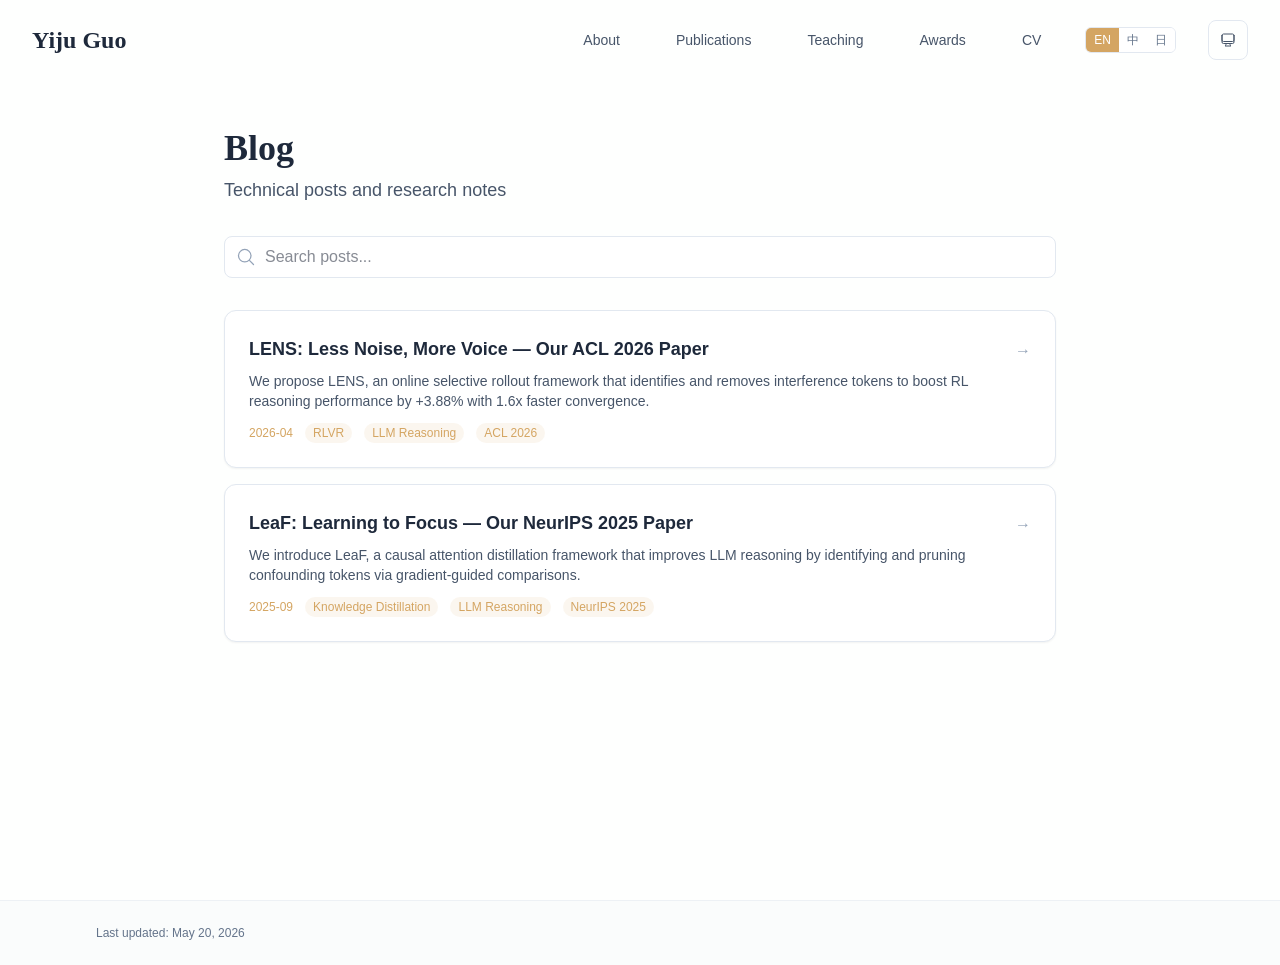
<file: blog/index.html>
<!DOCTYPE html><html lang="en" class="scroll-smooth"><head><meta charSet="utf-8"/><meta name="viewport" content="width=device-width, initial-scale=1"/><link rel="stylesheet" href="/_next/static/css/a9b1dbf002d30e11.css" data-precedence="next"/><link rel="preload" as="script" fetchPriority="low" href="/_next/static/chunks/webpack-f0837b72ca9dfe16.js"/><script src="/_next/static/chunks/4bd1b696-70b6d399998de86a.js" async=""></script><script src="/_next/static/chunks/684-50096e198fb40285.js" async=""></script><script src="/_next/static/chunks/main-app-9eafb1322f0dab38.js" async=""></script><script src="/_next/static/chunks/843-80c0dd72312e00d1.js" async=""></script><script src="/_next/static/chunks/874-196dbf0660d69360.js" async=""></script><script src="/_next/static/chunks/388-35b34fea8c40f816.js" async=""></script><script src="/_next/static/chunks/app/layout-0a3def5a83df4b5f.js" async=""></script><script src="/_next/static/chunks/app/blog/page-1e342fc52d6a561d.js" async=""></script><link rel="icon" href="/favicon.svg?v=2" type="image/svg+xml"/><link rel="dns-prefetch" href="https://google-fonts.jialeliu.com"/><link rel="preconnect" href="https://google-fonts.jialeliu.com" crossorigin=""/><link rel="preload" as="style" href="https://google-fonts.jialeliu.com/css2?family=Inter:wght@300;400;500;600;700&amp;family=Crimson+Text:ital,wght@0,400;0,600;1,400&amp;display=swap"/><link rel="stylesheet" id="gfonts-css" href="https://google-fonts.jialeliu.com/css2?family=Inter:wght@300;400;500;600;700&amp;family=Crimson+Text:ital,wght@0,400;0,600;1,400&amp;display=swap" media="print"/><script>
              (function(){
                var l = document.getElementById('gfonts-css');
                if (!l) return;
                if (l.media !== 'all') {
                  l.addEventListener('load', function(){ try { l.media = 'all'; } catch(e){} });
                }
              })();
            </script><noscript><link rel="stylesheet" href="https://google-fonts.jialeliu.com/css2?family=Inter:wght@300;400;500;600;700&amp;family=Crimson+Text:ital,wght@0,400;0,600;1,400&amp;display=swap"/></noscript><script>
              try {
                const theme = localStorage.getItem('theme-storage');
                const parsed = theme ? JSON.parse(theme) : null;
                const setting = parsed?.state?.theme || 'system';
                const prefersDark = typeof window !== 'undefined' && window.matchMedia && window.matchMedia('(prefers-color-scheme: dark)').matches;
                const effective = setting === 'dark' ? 'dark' : (setting === 'light' ? 'light' : (prefersDark ? 'dark' : 'light'));
                var root = document.documentElement;
                root.classList.add(effective);
                root.setAttribute('data-theme', effective);
              } catch (e) {
                var root = document.documentElement;
                root.classList.add('light');
                root.setAttribute('data-theme', 'light');
              }
            </script><title>Blog | Yiju Guo</title><meta name="description" content="Technical blog posts and research notes."/><meta name="author" content="Yiju Guo"/><meta name="keywords" content="Yiju Guo,PhD,Research,Gaoling School of Artificial Intelligence, Renmin University of China"/><meta name="creator" content="Yiju Guo"/><meta name="publisher" content="Yiju Guo"/><meta property="og:title" content="Yiju Guo"/><meta property="og:description" content="PhD student at Renmin University of China."/><meta property="og:site_name" content="Yiju Guo&#x27;s Academic Website"/><meta property="og:locale" content="en_US"/><meta property="og:type" content="website"/><meta name="twitter:card" content="summary"/><meta name="twitter:title" content="Yiju Guo"/><meta name="twitter:description" content="PhD student at Renmin University of China."/><link rel="icon" href="/favicon.svg?v=2"/><script>document.querySelectorAll('body link[rel="icon"], body link[rel="apple-touch-icon"]').forEach(el => document.head.appendChild(el))</script><script src="/_next/static/chunks/polyfills-42372ed130431b0a.js" noModule=""></script></head><body class="font-sans antialiased"><div style="visibility:hidden"><nav class="fixed top-0 left-0 right-0 z-50" data-headlessui-state=""><div class="transition-all duration-300 ease-out bg-transparent" style="transform:translateY(-100px)"><div class="max-w-7xl mx-auto px-4 sm:px-6 lg:px-8"><div class="flex justify-between items-center h-16 lg:h-20"><div class="flex-shrink-0" tabindex="0"><a class="text-xl lg:text-2xl font-serif font-semibold text-primary hover:text-accent transition-colors duration-200" href="/">Yiju Guo</a></div><div class="hidden lg:block"><div class="ml-10 flex items-center space-x-8"><div class="flex items-baseline space-x-8"><a class="relative px-3 py-2 text-sm font-medium transition-all duration-200 rounded hover:bg-accent/10 hover:shadow-sm text-neutral-600 hover:text-primary" href="/"><span class="relative z-10">About</span></a><a class="relative px-3 py-2 text-sm font-medium transition-all duration-200 rounded hover:bg-accent/10 hover:shadow-sm text-neutral-600 hover:text-primary" href="/publications/"><span class="relative z-10">Publications</span></a><a class="relative px-3 py-2 text-sm font-medium transition-all duration-200 rounded hover:bg-accent/10 hover:shadow-sm text-neutral-600 hover:text-primary" href="/teaching/"><span class="relative z-10">Teaching</span></a><a class="relative px-3 py-2 text-sm font-medium transition-all duration-200 rounded hover:bg-accent/10 hover:shadow-sm text-neutral-600 hover:text-primary" href="/awards/"><span class="relative z-10">Awards</span></a><a class="relative px-3 py-2 text-sm font-medium transition-all duration-200 rounded hover:bg-accent/10 hover:shadow-sm text-neutral-600 hover:text-primary" href="/cv/"><span class="relative z-10">CV</span></a></div><div class="flex rounded-md border border-neutral-200 dark:border-neutral-700 overflow-hidden"><button class="px-2 py-1 text-xs font-medium transition-colors duration-200 bg-accent text-white" aria-label="Switch to en">EN</button><button class="px-2 py-1 text-xs font-medium transition-colors duration-200 bg-white dark:bg-neutral-900 text-neutral-500 dark:text-neutral-400 hover:text-accent" aria-label="Switch to zh">中</button><button class="px-2 py-1 text-xs font-medium transition-colors duration-200 bg-white dark:bg-neutral-900 text-neutral-500 dark:text-neutral-400 hover:text-accent" aria-label="Switch to ja">日</button></div><div class="flex items-center justify-center w-10 h-10 rounded-lg border border-neutral-200 dark:border-[rgba(148,163,184,0.24)] bg-background dark:bg-neutral-800"><div class="w-4 h-4 rounded-full bg-neutral-300 animate-pulse"></div></div></div></div><div class="lg:hidden flex items-center space-x-2"><div class="flex rounded-md border border-neutral-200 dark:border-neutral-700 overflow-hidden"><button class="px-2 py-1 text-xs font-medium transition-colors duration-200 bg-accent text-white" aria-label="Switch to en">EN</button><button class="px-2 py-1 text-xs font-medium transition-colors duration-200 bg-white dark:bg-neutral-900 text-neutral-500 dark:text-neutral-400 hover:text-accent" aria-label="Switch to zh">中</button><button class="px-2 py-1 text-xs font-medium transition-colors duration-200 bg-white dark:bg-neutral-900 text-neutral-500 dark:text-neutral-400 hover:text-accent" aria-label="Switch to ja">日</button></div><div class="flex items-center justify-center w-10 h-10 rounded-lg border border-neutral-200 dark:border-[rgba(148,163,184,0.24)] bg-background dark:bg-neutral-800"><div class="w-4 h-4 rounded-full bg-neutral-300 animate-pulse"></div></div><button class="inline-flex items-center justify-center p-2 rounded-md text-neutral-600 hover:text-primary hover:bg-neutral-100 dark:hover:bg-neutral-800 focus:outline-none focus:ring-2 focus:ring-inset focus:ring-accent transition-colors duration-200" id="headlessui-disclosure-button-«R7pdb»" type="button" aria-expanded="false" data-headlessui-state=""><span class="sr-only">Open main menu</span><div><svg xmlns="http://www.w3.org/2000/svg" fill="none" viewBox="0 0 24 24" stroke-width="1.5" stroke="currentColor" aria-hidden="true" data-slot="icon" class="block h-6 w-6"><path stroke-linecap="round" stroke-linejoin="round" d="M3.75 6.75h16.5M3.75 12h16.5m-16.5 5.25h16.5"></path></svg></div></button></div></div></div></div></nav><main class="min-h-screen pt-16 lg:pt-20"><div class="max-w-4xl mx-auto px-4 sm:px-6 lg:px-8 py-12"><div style="opacity:0;transform:translateY(20px)"><div class="mb-8"><h1 class="text-4xl font-serif font-bold text-primary mb-2">Blog</h1><p class="text-lg text-neutral-600 dark:text-neutral-500">Technical posts and research notes</p></div><div class="relative mb-8"><svg xmlns="http://www.w3.org/2000/svg" fill="none" viewBox="0 0 24 24" stroke-width="1.5" stroke="currentColor" aria-hidden="true" data-slot="icon" class="absolute left-3 top-1/2 transform -translate-y-1/2 h-5 w-5 text-neutral-400"><path stroke-linecap="round" stroke-linejoin="round" d="m21 21-5.197-5.197m0 0A7.5 7.5 0 1 0 5.196 5.196a7.5 7.5 0 0 0 10.607 10.607Z"></path></svg><input type="text" placeholder="Search posts..." class="w-full pl-10 pr-4 py-2 rounded-lg border border-neutral-200 dark:border-neutral-800 bg-white dark:bg-neutral-900 focus:ring-2 focus:ring-accent focus:border-transparent transition-all duration-200" value=""/></div><div class="space-y-4"><div style="opacity:0;transform:translateY(20px)"><a class="block" href="/blog/lens-acl2026/"><div class="bg-white dark:bg-neutral-900 p-6 rounded-xl shadow-sm border border-neutral-200 dark:border-neutral-800 hover:shadow-md hover:border-accent/30 transition-all duration-200 group"><div class="flex items-start justify-between gap-4"><div class="flex-1 min-w-0"><h2 class="text-lg font-semibold text-primary group-hover:text-accent transition-colors duration-200 mb-2">LENS: Less Noise, More Voice — Our ACL 2026 Paper</h2><p class="text-sm text-neutral-600 dark:text-neutral-500 line-clamp-2 mb-3">We propose LENS, an online selective rollout framework that identifies and removes interference tokens to boost RL reasoning performance by +3.88% with 1.6x faster convergence.</p><div class="flex items-center gap-3 flex-wrap"><span class="text-xs text-accent font-medium">2026-04</span><span class="text-xs px-2 py-0.5 rounded-full bg-accent/10 text-accent font-medium">RLVR</span><span class="text-xs px-2 py-0.5 rounded-full bg-accent/10 text-accent font-medium">LLM Reasoning</span><span class="text-xs px-2 py-0.5 rounded-full bg-accent/10 text-accent font-medium">ACL 2026</span></div></div><span class="text-neutral-400 group-hover:text-accent transition-colors duration-200 mt-1 shrink-0">→</span></div></div></a></div><div style="opacity:0;transform:translateY(20px)"><a class="block" href="/blog/leaf-neurips2025/"><div class="bg-white dark:bg-neutral-900 p-6 rounded-xl shadow-sm border border-neutral-200 dark:border-neutral-800 hover:shadow-md hover:border-accent/30 transition-all duration-200 group"><div class="flex items-start justify-between gap-4"><div class="flex-1 min-w-0"><h2 class="text-lg font-semibold text-primary group-hover:text-accent transition-colors duration-200 mb-2">LeaF: Learning to Focus — Our NeurIPS 2025 Paper</h2><p class="text-sm text-neutral-600 dark:text-neutral-500 line-clamp-2 mb-3">We introduce LeaF, a causal attention distillation framework that improves LLM reasoning by identifying and pruning confounding tokens via gradient-guided comparisons.</p><div class="flex items-center gap-3 flex-wrap"><span class="text-xs text-accent font-medium">2025-09</span><span class="text-xs px-2 py-0.5 rounded-full bg-accent/10 text-accent font-medium">Knowledge Distillation</span><span class="text-xs px-2 py-0.5 rounded-full bg-accent/10 text-accent font-medium">LLM Reasoning</span><span class="text-xs px-2 py-0.5 rounded-full bg-accent/10 text-accent font-medium">NeurIPS 2025</span></div></div><span class="text-neutral-400 group-hover:text-accent transition-colors duration-200 mt-1 shrink-0">→</span></div></div></a></div></div></div></div><!--$--><!--/$--><!--$--><!--/$--></main><footer class="border-t border-neutral-200/50 bg-neutral-50/50 dark:bg-neutral-900/50 dark:border-neutral-700/50"><div class="max-w-6xl mx-auto px-4 sm:px-6 lg:px-8 py-6"><div class="flex flex-col sm:flex-row justify-between items-center gap-2"><p class="text-xs text-neutral-500">Last updated<!-- -->: <!-- -->May 20, 2026</p></div></div></footer></div><script src="/_next/static/chunks/webpack-f0837b72ca9dfe16.js" async=""></script><script>(self.__next_f=self.__next_f||[]).push([0])</script><script>self.__next_f.push([1,"1:\"$Sreact.fragment\"\n2:I[3719,[\"843\",\"static/chunks/843-80c0dd72312e00d1.js\",\"874\",\"static/chunks/874-196dbf0660d69360.js\",\"388\",\"static/chunks/388-35b34fea8c40f816.js\",\"177\",\"static/chunks/app/layout-0a3def5a83df4b5f.js\"],\"ThemeProvider\"]\n3:I[3362,[\"843\",\"static/chunks/843-80c0dd72312e00d1.js\",\"874\",\"static/chunks/874-196dbf0660d69360.js\",\"388\",\"static/chunks/388-35b34fea8c40f816.js\",\"177\",\"static/chunks/app/layout-0a3def5a83df4b5f.js\"],\"default\"]\n4:I[7555,[],\"\"]\n5:I[1295,[],\"\"]\n6:I[2548,[\"843\",\"static/chunks/843-80c0dd72312e00d1.js\",\"874\",\"static/chunks/874-196dbf0660d69360.js\",\"388\",\"static/chunks/388-35b34fea8c40f816.js\",\"177\",\"static/chunks/app/layout-0a3def5a83df4b5f.js\"],\"default\"]\n7:I[3194,[\"843\",\"static/chunks/843-80c0dd72312e00d1.js\",\"874\",\"static/chunks/874-196dbf0660d69360.js\",\"831\",\"static/chunks/app/blog/page-1e342fc52d6a561d.js\"],\"default\"]\na:I[9665,[],\"MetadataBoundary\"]\nc:I[9665,[],\"OutletBoundary\"]\nf:I[4911,[],\"AsyncMetadataOutlet\"]\n11:I[9665,[],\"ViewportBoundary\"]\n13:I[6614,[],\"\"]\n:HL[\"/_next/static/css/a9b1dbf002d30e11.css\",\"style\"]\n8:T58d,\n## Motivation\n\nReinforcement Learning with Verifiable Rewards (RLVR) has advanced LLM reasoning, but remains constrained by **inefficient exploration under limited rollout budgets**. We discovered that many exploration failures arise not from problem difficulty, but from a small number of prompt tokens that **introduce interference**.\n\n## Method\n\nWe propose the **Less Noise Sampling Framework (LENS)**, a two-stage approach:\n\n### Stage 1: Interference Token Identification \u0026 Purification\n\nBy quantifying the token-level deviation between the policy model and reference model via **Interference Score**, we precisely identify and remove tokens that mislead reasoning, boosting single-batch sampling success rate by approximately **20%**.\n\n### Stage 2: Calibrated Sampling Strategy Optimization\n\nSuccessful reasoning chains from purified prompts are used as supervision signals to calibrate policy updates on the original noisy prompts, improving reasoning robustness un"])</script><script>self.__next_f.push([1,"der real-world interference.\n\n## Results\n\n- Average **+3.88%** performance gain across 7 math reasoning benchmarks\n- **1.6x faster convergence** compared to GRPO\n- Outperforms both scaling exploration (GRPO with doubled rollouts) and prompt filtering baselines (DAPO, GRESO)\n- Evaluated on Llama-3.2, Qwen-2.5/3, and Qwen-3 model families\n\n## Links\n\n- Paper: [arXiv](https://arxiv.org/abs/2601.21244)\n- Code: [GitHub](https://github.com/RUCBM/LENS)\n9:T555,\n## Motivation\n\nThrough comparing token-level gradient differences between LLaMA-70B and LLaMA-1B, we found that **small model reasoning failures often stem from over-attending to distracting tokens while ignoring critical ones**. Simply removing these distracting tokens improves accuracy by 20% on math tasks and 10% on code tasks.\n\n## Method\n\nWe propose **Learning to Focus (LeaF)**, a two-stage causal distillation framework:\n\n### Stage 1: Confounding Token Detection\n\nLeaF identifies confounding tokens via teacher-student **gradient-based comparisons** on sensitivity discrepancies, effectively pruning interfering tokens from training corpora and generating high-quality **counterfactual samples** through span pruning.\n\n### Stage 2: Causal Attention Distillation\n\nBy contrasting model outputs on original and counterfactual samples through a **hybrid distillation loss** (standard KL divergence + counterfactual KL divergence), LeaF guides the student model to learn genuine causal dependencies.\n\n## Results\n\nCompared to standard distillation:\n\n- **Math reasoning** (GSM8K, MATH, OlympiadBench): **+2.41%**\n- **Code generation** (HumanEval+, LeetCode, LiveCodeBench): **+2.48%**\n- **Multi-hop reasoning** (2WikiMQA, Musique, HotpotQA): **+3.24%**\n\n## Links\n\n- Paper: [arXiv](https://arxiv.org/abs/2506.07851)\n- Code: [GitHub](https://github.com/RUCBM/LeaF)\n"])</script><script>self.__next_f.push([1,"0:{\"P\":null,\"b\":\"cH-Et6wO_I1dZ1WYY9g1t\",\"p\":\"\",\"c\":[\"\",\"blog\",\"\"],\"i\":false,\"f\":[[[\"\",{\"children\":[\"blog\",{\"children\":[\"__PAGE__\",{}]}]},\"$undefined\",\"$undefined\",true],[\"\",[\"$\",\"$1\",\"c\",{\"children\":[[[\"$\",\"link\",\"0\",{\"rel\":\"stylesheet\",\"href\":\"/_next/static/css/a9b1dbf002d30e11.css\",\"precedence\":\"next\",\"crossOrigin\":\"$undefined\",\"nonce\":\"$undefined\"}]],[\"$\",\"html\",null,{\"lang\":\"en\",\"className\":\"scroll-smooth\",\"suppressHydrationWarning\":true,\"children\":[[\"$\",\"head\",null,{\"children\":[[\"$\",\"link\",null,{\"rel\":\"icon\",\"href\":\"/favicon.svg?v=2\",\"type\":\"image/svg+xml\"}],[\"$\",\"link\",null,{\"rel\":\"dns-prefetch\",\"href\":\"https://google-fonts.jialeliu.com\"}],[\"$\",\"link\",null,{\"rel\":\"preconnect\",\"href\":\"https://google-fonts.jialeliu.com\",\"crossOrigin\":\"\"}],[\"$\",\"link\",null,{\"rel\":\"preload\",\"as\":\"style\",\"href\":\"https://google-fonts.jialeliu.com/css2?family=Inter:wght@300;400;500;600;700\u0026family=Crimson+Text:ital,wght@0,400;0,600;1,400\u0026display=swap\"}],[\"$\",\"link\",null,{\"rel\":\"stylesheet\",\"id\":\"gfonts-css\",\"href\":\"https://google-fonts.jialeliu.com/css2?family=Inter:wght@300;400;500;600;700\u0026family=Crimson+Text:ital,wght@0,400;0,600;1,400\u0026display=swap\",\"media\":\"print\"}],[\"$\",\"script\",null,{\"dangerouslySetInnerHTML\":{\"__html\":\"\\n              (function(){\\n                var l = document.getElementById('gfonts-css');\\n                if (!l) return;\\n                if (l.media !== 'all') {\\n                  l.addEventListener('load', function(){ try { l.media = 'all'; } catch(e){} });\\n                }\\n              })();\\n            \"}}],[\"$\",\"noscript\",null,{\"children\":[\"$\",\"link\",null,{\"rel\":\"stylesheet\",\"href\":\"https://google-fonts.jialeliu.com/css2?family=Inter:wght@300;400;500;600;700\u0026family=Crimson+Text:ital,wght@0,400;0,600;1,400\u0026display=swap\"}]}],[\"$\",\"script\",null,{\"dangerouslySetInnerHTML\":{\"__html\":\"\\n              try {\\n                const theme = localStorage.getItem('theme-storage');\\n                const parsed = theme ? JSON.parse(theme) : null;\\n                const setting = parsed?.state?.theme || 'system';\\n                const prefersDark = typeof window !== 'undefined' \u0026\u0026 window.matchMedia \u0026\u0026 window.matchMedia('(prefers-color-scheme: dark)').matches;\\n                const effective = setting === 'dark' ? 'dark' : (setting === 'light' ? 'light' : (prefersDark ? 'dark' : 'light'));\\n                var root = document.documentElement;\\n                root.classList.add(effective);\\n                root.setAttribute('data-theme', effective);\\n              } catch (e) {\\n                var root = document.documentElement;\\n                root.classList.add('light');\\n                root.setAttribute('data-theme', 'light');\\n              }\\n            \"}}]]}],[\"$\",\"body\",null,{\"className\":\"font-sans antialiased\",\"children\":[\"$\",\"$L2\",null,{\"children\":[[\"$\",\"$L3\",null,{\"items\":[{\"title\":\"About\",\"type\":\"page\",\"target\":\"about\",\"href\":\"/\"},{\"title\":\"Publications\",\"type\":\"page\",\"target\":\"publications\",\"href\":\"/publications\"},{\"title\":\"Teaching\",\"type\":\"page\",\"target\":\"teaching\",\"href\":\"/teaching\"},{\"title\":\"Awards\",\"type\":\"page\",\"target\":\"awards\",\"href\":\"/awards\"},{\"title\":\"CV\",\"type\":\"page\",\"target\":\"cv\",\"href\":\"/cv\"}],\"siteTitle\":\"Yiju Guo\",\"enableOnePageMode\":false}],[\"$\",\"main\",null,{\"className\":\"min-h-screen pt-16 lg:pt-20\",\"children\":[\"$\",\"$L4\",null,{\"parallelRouterKey\":\"children\",\"error\":\"$undefined\",\"errorStyles\":\"$undefined\",\"errorScripts\":\"$undefined\",\"template\":[\"$\",\"$L5\",null,{}],\"templateStyles\":\"$undefined\",\"templateScripts\":\"$undefined\",\"notFound\":[[[\"$\",\"title\",null,{\"children\":\"404: This page could not be found.\"}],[\"$\",\"div\",null,{\"style\":{\"fontFamily\":\"system-ui,\\\"Segoe UI\\\",Roboto,Helvetica,Arial,sans-serif,\\\"Apple Color Emoji\\\",\\\"Segoe UI Emoji\\\"\",\"height\":\"100vh\",\"textAlign\":\"center\",\"display\":\"flex\",\"flexDirection\":\"column\",\"alignItems\":\"center\",\"justifyContent\":\"center\"},\"children\":[\"$\",\"div\",null,{\"children\":[[\"$\",\"style\",null,{\"dangerouslySetInnerHTML\":{\"__html\":\"body{color:#000;background:#fff;margin:0}.next-error-h1{border-right:1px solid rgba(0,0,0,.3)}@media (prefers-color-scheme:dark){body{color:#fff;background:#000}.next-error-h1{border-right:1px solid rgba(255,255,255,.3)}}\"}}],[\"$\",\"h1\",null,{\"className\":\"next-error-h1\",\"style\":{\"display\":\"inline-block\",\"margin\":\"0 20px 0 0\",\"padding\":\"0 23px 0 0\",\"fontSize\":24,\"fontWeight\":500,\"verticalAlign\":\"top\",\"lineHeight\":\"49px\"},\"children\":404}],[\"$\",\"div\",null,{\"style\":{\"display\":\"inline-block\"},\"children\":[\"$\",\"h2\",null,{\"style\":{\"fontSize\":14,\"fontWeight\":400,\"lineHeight\":\"49px\",\"margin\":0},\"children\":\"This page could not be found.\"}]}]]}]}]],[]],\"forbidden\":\"$undefined\",\"unauthorized\":\"$undefined\"}]}],[\"$\",\"$L6\",null,{\"lastUpdated\":\"May 20, 2026\"}]]}]}]]}]]}],{\"children\":[\"blog\",[\"$\",\"$1\",\"c\",{\"children\":[null,[\"$\",\"$L4\",null,{\"parallelRouterKey\":\"children\",\"error\":\"$undefined\",\"errorStyles\":\"$undefined\",\"errorScripts\":\"$undefined\",\"template\":[\"$\",\"$L5\",null,{}],\"templateStyles\":\"$undefined\",\"templateScripts\":\"$undefined\",\"notFound\":\"$undefined\",\"forbidden\":\"$undefined\",\"unauthorized\":\"$undefined\"}]]}],{\"children\":[\"__PAGE__\",[\"$\",\"$1\",\"c\",{\"children\":[[\"$\",\"div\",null,{\"className\":\"max-w-4xl mx-auto px-4 sm:px-6 lg:px-8 py-12\",\"children\":[\"$\",\"$L7\",null,{\"posts\":[{\"id\":\"lens-acl2026\",\"en\":{\"id\":\"lens-acl2026\",\"title\":\"LENS: Less Noise, More Voice — Our ACL 2026 Paper\",\"date\":\"2026-04\",\"summary\":\"We propose LENS, an online selective rollout framework that identifies and removes interference tokens to boost RL reasoning performance by +3.88% with 1.6x faster convergence.\",\"tags\":[\"RLVR\",\"LLM Reasoning\",\"ACL 2026\"],\"content\":\"$8\"},\"zh\":{\"id\":\"lens-acl2026\",\"title\":\"LENS: Less Noise, More Voice — ACL 2026 论文介绍\",\"date\":\"2026-04\",\"summary\":\"我们提出了 LENS，一种在线选择性采样框架，通过识别和去除干扰词元，将强化学习推理性能提升 +3.88%，收敛速度加快 1.6 倍。\",\"tags\":[\"RLVR\",\"LLM Reasoning\",\"ACL 2026\"],\"content\":\"\\n## 研究动机\\n\\n基于可验证奖励的强化学习（RLVR）推动了大语言模型推理能力的发展，但在有限的采样预算下仍然受制于**低效的探索**。我们发现，许多探索失败并非源于题目难度，而是提示词中存在极少量的**干扰词元误导了推理方向**。\\n\\n## 方法\\n\\n我们提出了 **Less Noise Sampling Framework（LENS）**，一个两阶段的方法：\\n\\n### 第一阶段：干扰词元识别与净化\\n\\n通过量化策略模型与参考模型之间的 Token 级偏差（**Interference Score**），精准识别并去除误导推理的词元，将单批次采样成功率提升约 **20%**。\\n\\n### 第二阶段：校准采样策略优化\\n\\n将净化后提示词下的成功推理链作为监督信号，校准原始噪声提示词下的策略更新，提升真实场景中对指令干扰的推理鲁棒性。\\n\\n## 实验结果\\n\\n- 在 7 个数学推理基准测试中平均性能提升 **+3.88%**\\n- 相比 GRPO 实现 **1.6 倍收敛加速**\\n- 优于扩大探索量的 GRPO（双倍采样）和提示过滤基线方法（DAPO、GRESO）\\n- 在 Llama-3.2、Qwen-2.5/3 和 Qwen-3 模型系列上验证\\n\\n## 相关链接\\n\\n- 论文：[arXiv](https://arxiv.org/abs/2601.21244)\\n- 代码：[GitHub](https://github.com/RUCBM/LENS)\\n\"},\"ja\":{\"id\":\"lens-acl2026\",\"title\":\"LENS: Less Noise, More Voice — ACL 2026 採択論文\",\"date\":\"2026-04\",\"summary\":\"干渉トークンを識別・除去するオンライン選択的ロールアウトフレームワーク LENS を提案。RL推論性能を +3.88% 向上、収束速度を 1.6 倍に加速。\",\"tags\":[\"RLVR\",\"LLM Reasoning\",\"ACL 2026\"],\"content\":\"\\n## 研究動機\\n\\n検証可能な報酬に基づく強化学習（RLVR）はLLMの推論能力を向上させましたが、限られたロールアウト予算下での**非効率な探索**に制約されています。多くの探索失敗は問題の難易度ではなく、プロンプト中のごく少数の**干渉トークンが推論方向を偏向させる**ことに起因することを発見しました。\\n\\n## 手法\\n\\n**Less Noise Sampling Framework（LENS）** を提案しました。二段階のアプローチです：\\n\\n### 第一段階：干渉トークンの識別と浄化\\n\\nポリシーモデルと参照モデル間のトークンレベルの偏差（**Interference Score**）を定量化し、推論を誤導するトークンを精密に識別・除去。単一バッチのサンプリング成功率を約 **20%** 向上させました。\\n\\n### 第二段階：キャリブレーションサンプリング戦略の最適化\\n\\n浄化されたプロンプトから得られた成功推論チェーンを監督信号として使用し、元のノイズプロンプト下でのポリシー更新をキャリブレーション。実環境における干渉下での推論ロバスト性を向上させました。\\n\\n## 実験結果\\n\\n- 7つの数学推論ベンチマークで平均 **+3.88%** の性能向上\\n- GRPOと比較して **1.6倍の収束加速**\\n- 探索量拡大のGRPO（2倍ロールアウト）およびプロンプトフィルタリングベースライン（DAPO、GRESO）を上回る性能\\n- Llama-3.2、Qwen-2.5/3、Qwen-3モデルファミリーで検証\\n\\n## 関連リンク\\n\\n- 論文：[arXiv](https://arxiv.org/abs/2601.21244)\\n- コード：[GitHub](https://github.com/RUCBM/LENS)\\n\"}},{\"id\":\"leaf-neurips2025\",\"en\":{\"id\":\"leaf-neurips2025\",\"title\":\"LeaF: Learning to Focus — Our NeurIPS 2025 Paper\",\"date\":\"2025-09\",\"summary\":\"We introduce LeaF, a causal attention distillation framework that improves LLM reasoning by identifying and pruning confounding tokens via gradient-guided comparisons.\",\"tags\":[\"Knowledge Distillation\",\"LLM Reasoning\",\"NeurIPS 2025\"],\"content\":\"$9\"},\"zh\":{\"id\":\"leaf-neurips2025\",\"title\":\"LeaF: Learning to Focus — NeurIPS 2025 论文介绍\",\"date\":\"2025-09\",\"summary\":\"我们提出了 LeaF，一种因果注意力蒸馏框架，通过基于梯度的比较识别和剪枝干扰词元，提升大语言模型的推理能力。\",\"tags\":[\"Knowledge Distillation\",\"LLM Reasoning\",\"NeurIPS 2025\"],\"content\":\"\\n## 研究动机\\n\\n通过对比 LLaMA-70B 与 LLaMA-1B 的 Token 级梯度差异，我们发现**小模型推理失败往往源于过度关注干扰 Token 而忽略关键 Token**。仅删除这些干扰 Token，即可在数学任务上提升 20%、代码任务上提升 10% 的准确率。\\n\\n## 方法\\n\\n我们提出了 **Learning to Focus（LeaF）**，一个两阶段因果蒸馏框架：\\n\\n### 第一阶段：干扰词元检测\\n\\nLeaF 通过教师-学生模型的**梯度比较**识别敏感性差异中的干扰词元，有效地从训练语料中剪枝干扰 Token，并通过跨度剪枝生成高质量的**反事实样本**。\\n\\n### 第二阶段：因果注意力蒸馏\\n\\n通过对比原始样本与反事实样本的模型输出，使用**混合蒸馏损失**（标准 KL 散度 + 反事实 KL 散度），引导学生模型学习真实的因果依赖关系。\\n\\n## 实验结果\\n\\n相比标准蒸馏方法：\\n\\n- **数学推理**（GSM8K、MATH、OlympiadBench）：**+2.41%**\\n- **代码生成**（HumanEval+、LeetCode、LiveCodeBench）：**+2.48%**\\n- **多跳推理**（2WikiMQA、Musique、HotpotQA）：**+3.24%**\\n\\n## 相关链接\\n\\n- 论文：[arXiv](https://arxiv.org/abs/2506.07851)\\n- 代码：[GitHub](https://github.com/RUCBM/LeaF)\\n\"},\"ja\":{\"id\":\"leaf-neurips2025\",\"title\":\"LeaF: Learning to Focus — NeurIPS 2025 採択論文\",\"date\":\"2025-09\",\"summary\":\"勾配に基づく比較により干渉トークンを識別・剪定する因果注意蒸留フレームワーク LeaF を提案。LLMの推論能力を向上。\",\"tags\":[\"Knowledge Distillation\",\"LLM Reasoning\",\"NeurIPS 2025\"],\"content\":\"\\n## 研究動機\\n\\nLLaMA-70BとLLaMA-1Bのトークンレベルの勾配差を比較した結果、**小型モデルの推論失敗は干渉トークンへの過度な注目と重要トークンの無視に起因する**ことが判明しました。これらの干渉トークンを削除するだけで、数学タスクで20%、コードタスクで10%の精度向上を達成しました。\\n\\n## 手法\\n\\n**Learning to Focus（LeaF）** を提案しました。二段階の因果蒸留フレームワークです：\\n\\n### 第一段階：干渉トークン検出\\n\\nLeaFは教師-生徒モデルの**勾配に基づく比較**により感度の差異から干渉トークンを識別し、訓練コーパスから干渉トークンを効果的に剪定。スパン剪定により高品質な**反事実サンプル**を生成します。\\n\\n### 第二段階：因果注意蒸留\\n\\n元のサンプルと反事実サンプルのモデル出力を対比し、**ハイブリッド蒸留損失**（標準KLダイバージェンス＋反事実KLダイバージェンス）を通じて、生徒モデルが真の因果依存関係を学習するよう誘導します。\\n\\n## 実験結果\\n\\n標準蒸留と比較して：\\n\\n- **数学推論**（GSM8K、MATH、OlympiadBench）：**+2.41%**\\n- **コード生成**（HumanEval+、LeetCode、LiveCodeBench）：**+2.48%**\\n- **マルチホップ推論**（2WikiMQA、Musique、HotpotQA）：**+3.24%**\\n\\n## 関連リンク\\n\\n- 論文：[arXiv](https://arxiv.org/abs/2506.07851)\\n- コード：[GitHub](https://github.com/RUCBM/LeaF)\\n\"}}],\"authorName\":\"Yiju Guo\"}]}],[\"$\",\"$La\",null,{\"children\":\"$Lb\"}],null,[\"$\",\"$Lc\",null,{\"children\":[\"$Ld\",\"$Le\",[\"$\",\"$Lf\",null,{\"promise\":\"$@10\"}]]}]]}],{},null,false]},null,false]},null,false],[\"$\",\"$1\",\"h\",{\"children\":[null,[\"$\",\"$1\",\"rgG7AAEWKK5LOLSZi3Kei\",{\"children\":[[\"$\",\"$L11\",null,{\"children\":\"$L12\"}],null]}],null]}],false]],\"m\":\"$undefined\",\"G\":[\"$13\",\"$undefined\"],\"s\":false,\"S\":true}\n"])</script><script>self.__next_f.push([1,"14:\"$Sreact.suspense\"\n15:I[4911,[],\"AsyncMetadata\"]\nb:[\"$\",\"$14\",null,{\"fallback\":null,\"children\":[\"$\",\"$L15\",null,{\"promise\":\"$@16\"}]}]\n"])</script><script>self.__next_f.push([1,"e:null\n"])</script><script>self.__next_f.push([1,"12:[[\"$\",\"meta\",\"0\",{\"charSet\":\"utf-8\"}],[\"$\",\"meta\",\"1\",{\"name\":\"viewport\",\"content\":\"width=device-width, initial-scale=1\"}]]\nd:null\n"])</script><script>self.__next_f.push([1,"16:{\"metadata\":[[\"$\",\"title\",\"0\",{\"children\":\"Blog | Yiju Guo\"}],[\"$\",\"meta\",\"1\",{\"name\":\"description\",\"content\":\"Technical blog posts and research notes.\"}],[\"$\",\"meta\",\"2\",{\"name\":\"author\",\"content\":\"Yiju Guo\"}],[\"$\",\"meta\",\"3\",{\"name\":\"keywords\",\"content\":\"Yiju Guo,PhD,Research,Gaoling School of Artificial Intelligence, Renmin University of China\"}],[\"$\",\"meta\",\"4\",{\"name\":\"creator\",\"content\":\"Yiju Guo\"}],[\"$\",\"meta\",\"5\",{\"name\":\"publisher\",\"content\":\"Yiju Guo\"}],[\"$\",\"meta\",\"6\",{\"property\":\"og:title\",\"content\":\"Yiju Guo\"}],[\"$\",\"meta\",\"7\",{\"property\":\"og:description\",\"content\":\"PhD student at Renmin University of China.\"}],[\"$\",\"meta\",\"8\",{\"property\":\"og:site_name\",\"content\":\"Yiju Guo's Academic Website\"}],[\"$\",\"meta\",\"9\",{\"property\":\"og:locale\",\"content\":\"en_US\"}],[\"$\",\"meta\",\"10\",{\"property\":\"og:type\",\"content\":\"website\"}],[\"$\",\"meta\",\"11\",{\"name\":\"twitter:card\",\"content\":\"summary\"}],[\"$\",\"meta\",\"12\",{\"name\":\"twitter:title\",\"content\":\"Yiju Guo\"}],[\"$\",\"meta\",\"13\",{\"name\":\"twitter:description\",\"content\":\"PhD student at Renmin University of China.\"}],[\"$\",\"link\",\"14\",{\"rel\":\"icon\",\"href\":\"/favicon.svg?v=2\"}]],\"error\":null,\"digest\":\"$undefined\"}\n10:{\"metadata\":\"$16:metadata\",\"error\":null,\"digest\":\"$undefined\"}\n"])</script></body></html>
</file>
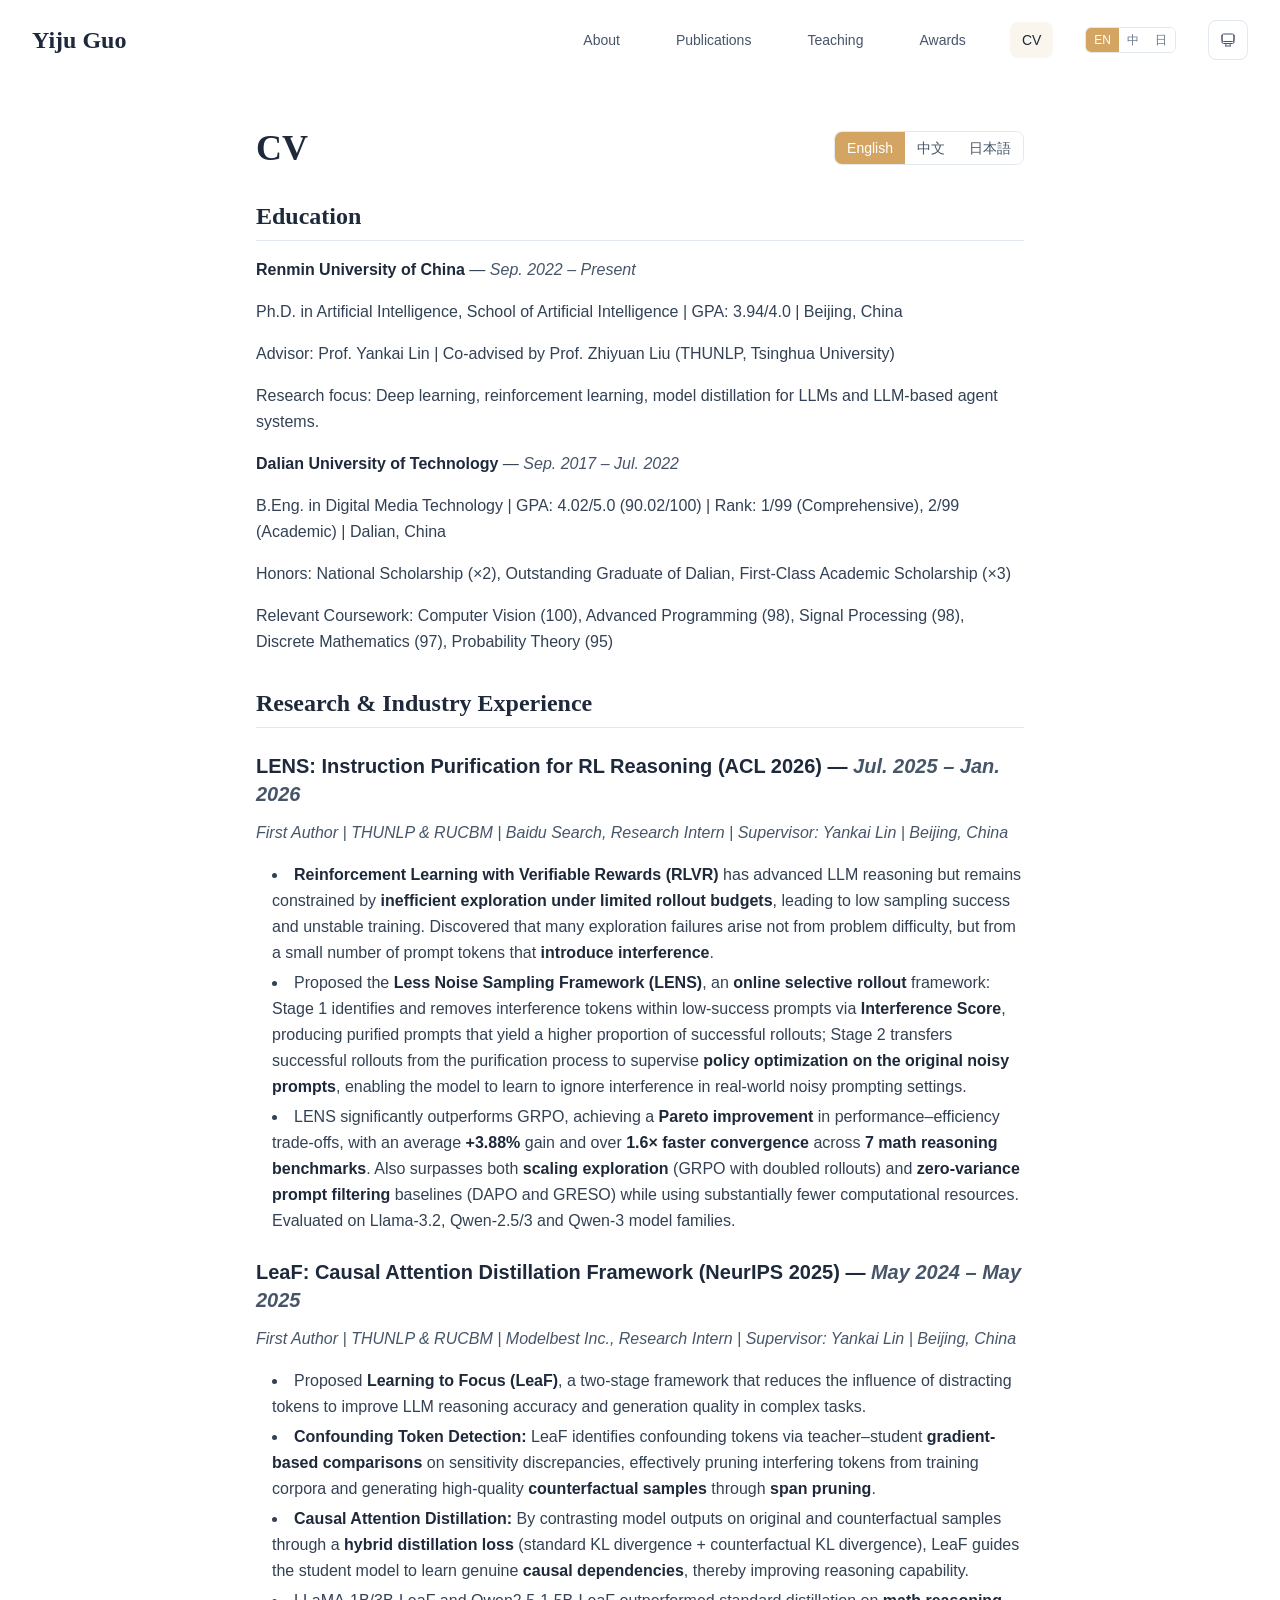
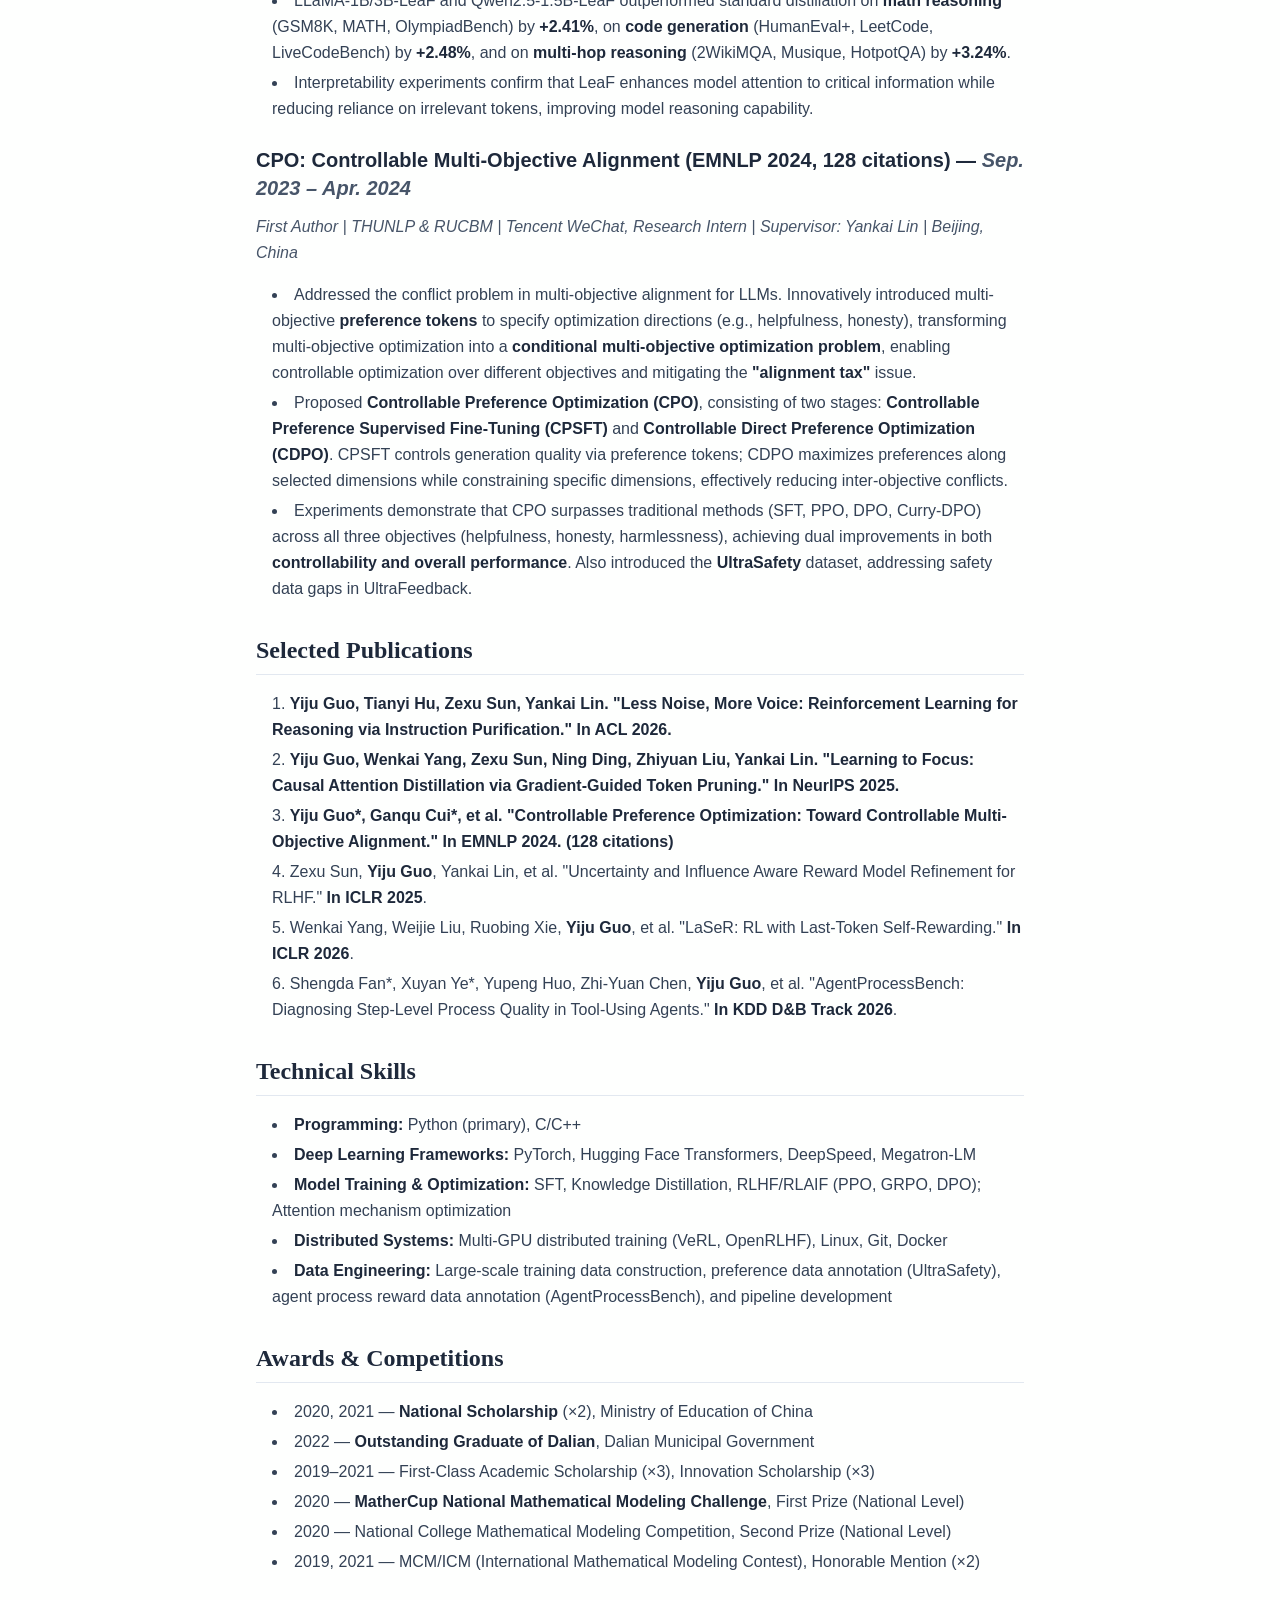
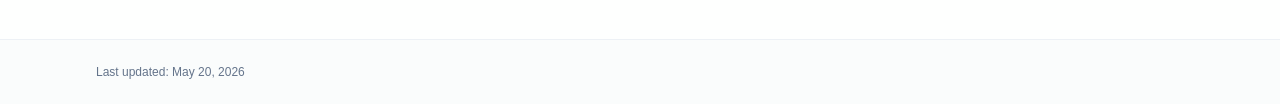
<file: cv/index.html>
<!DOCTYPE html><html lang="en" class="scroll-smooth"><head><meta charSet="utf-8"/><meta name="viewport" content="width=device-width, initial-scale=1"/><link rel="stylesheet" href="/_next/static/css/a9b1dbf002d30e11.css" data-precedence="next"/><link rel="preload" as="script" fetchPriority="low" href="/_next/static/chunks/webpack-f0837b72ca9dfe16.js"/><script src="/_next/static/chunks/4bd1b696-70b6d399998de86a.js" async=""></script><script src="/_next/static/chunks/684-50096e198fb40285.js" async=""></script><script src="/_next/static/chunks/main-app-9eafb1322f0dab38.js" async=""></script><script src="/_next/static/chunks/843-80c0dd72312e00d1.js" async=""></script><script src="/_next/static/chunks/874-196dbf0660d69360.js" async=""></script><script src="/_next/static/chunks/388-35b34fea8c40f816.js" async=""></script><script src="/_next/static/chunks/app/layout-0a3def5a83df4b5f.js" async=""></script><script src="/_next/static/chunks/411-1079686f0fee9ff0.js" async=""></script><script src="/_next/static/chunks/589-83e6f37186a0e013.js" async=""></script><script src="/_next/static/chunks/748-3f25e68c77ceb94c.js" async=""></script><script src="/_next/static/chunks/app/%5Bslug%5D/page-a95f5928fc236106.js" async=""></script><link rel="icon" href="/favicon.svg?v=2" type="image/svg+xml"/><link rel="dns-prefetch" href="https://google-fonts.jialeliu.com"/><link rel="preconnect" href="https://google-fonts.jialeliu.com" crossorigin=""/><link rel="preload" as="style" href="https://google-fonts.jialeliu.com/css2?family=Inter:wght@300;400;500;600;700&amp;family=Crimson+Text:ital,wght@0,400;0,600;1,400&amp;display=swap"/><link rel="stylesheet" id="gfonts-css" href="https://google-fonts.jialeliu.com/css2?family=Inter:wght@300;400;500;600;700&amp;family=Crimson+Text:ital,wght@0,400;0,600;1,400&amp;display=swap" media="print"/><script>
              (function(){
                var l = document.getElementById('gfonts-css');
                if (!l) return;
                if (l.media !== 'all') {
                  l.addEventListener('load', function(){ try { l.media = 'all'; } catch(e){} });
                }
              })();
            </script><noscript><link rel="stylesheet" href="https://google-fonts.jialeliu.com/css2?family=Inter:wght@300;400;500;600;700&amp;family=Crimson+Text:ital,wght@0,400;0,600;1,400&amp;display=swap"/></noscript><script>
              try {
                const theme = localStorage.getItem('theme-storage');
                const parsed = theme ? JSON.parse(theme) : null;
                const setting = parsed?.state?.theme || 'system';
                const prefersDark = typeof window !== 'undefined' && window.matchMedia && window.matchMedia('(prefers-color-scheme: dark)').matches;
                const effective = setting === 'dark' ? 'dark' : (setting === 'light' ? 'light' : (prefersDark ? 'dark' : 'light'));
                var root = document.documentElement;
                root.classList.add(effective);
                root.setAttribute('data-theme', effective);
              } catch (e) {
                var root = document.documentElement;
                root.classList.add('light');
                root.setAttribute('data-theme', 'light');
              }
            </script><title>CV | Yiju Guo</title><meta name="author" content="Yiju Guo"/><meta name="keywords" content="Yiju Guo,PhD,Research,Gaoling School of Artificial Intelligence, Renmin University of China"/><meta name="creator" content="Yiju Guo"/><meta name="publisher" content="Yiju Guo"/><meta property="og:title" content="Yiju Guo"/><meta property="og:description" content="PhD student at Renmin University of China."/><meta property="og:site_name" content="Yiju Guo&#x27;s Academic Website"/><meta property="og:locale" content="en_US"/><meta property="og:type" content="website"/><meta name="twitter:card" content="summary"/><meta name="twitter:title" content="Yiju Guo"/><meta name="twitter:description" content="PhD student at Renmin University of China."/><link rel="icon" href="/favicon.svg?v=2"/><script>document.querySelectorAll('body link[rel="icon"], body link[rel="apple-touch-icon"]').forEach(el => document.head.appendChild(el))</script><script src="/_next/static/chunks/polyfills-42372ed130431b0a.js" noModule=""></script></head><body class="font-sans antialiased"><div style="visibility:hidden"><nav class="fixed top-0 left-0 right-0 z-50" data-headlessui-state=""><div class="transition-all duration-300 ease-out bg-transparent" style="transform:translateY(-100px)"><div class="max-w-7xl mx-auto px-4 sm:px-6 lg:px-8"><div class="flex justify-between items-center h-16 lg:h-20"><div class="flex-shrink-0" tabindex="0"><a class="text-xl lg:text-2xl font-serif font-semibold text-primary hover:text-accent transition-colors duration-200" href="/">Yiju Guo</a></div><div class="hidden lg:block"><div class="ml-10 flex items-center space-x-8"><div class="flex items-baseline space-x-8"><a class="relative px-3 py-2 text-sm font-medium transition-all duration-200 rounded hover:bg-accent/10 hover:shadow-sm text-neutral-600 hover:text-primary" href="/"><span class="relative z-10">About</span></a><a class="relative px-3 py-2 text-sm font-medium transition-all duration-200 rounded hover:bg-accent/10 hover:shadow-sm text-neutral-600 hover:text-primary" href="/publications/"><span class="relative z-10">Publications</span></a><a class="relative px-3 py-2 text-sm font-medium transition-all duration-200 rounded hover:bg-accent/10 hover:shadow-sm text-neutral-600 hover:text-primary" href="/teaching/"><span class="relative z-10">Teaching</span></a><a class="relative px-3 py-2 text-sm font-medium transition-all duration-200 rounded hover:bg-accent/10 hover:shadow-sm text-neutral-600 hover:text-primary" href="/awards/"><span class="relative z-10">Awards</span></a><a class="relative px-3 py-2 text-sm font-medium transition-all duration-200 rounded hover:bg-accent/10 hover:shadow-sm text-primary" href="/cv/"><span class="relative z-10">CV</span><div class="absolute inset-0 bg-accent/10 rounded-lg"></div></a></div><div class="flex rounded-md border border-neutral-200 dark:border-neutral-700 overflow-hidden"><button class="px-2 py-1 text-xs font-medium transition-colors duration-200 bg-accent text-white" aria-label="Switch to en">EN</button><button class="px-2 py-1 text-xs font-medium transition-colors duration-200 bg-white dark:bg-neutral-900 text-neutral-500 dark:text-neutral-400 hover:text-accent" aria-label="Switch to zh">中</button><button class="px-2 py-1 text-xs font-medium transition-colors duration-200 bg-white dark:bg-neutral-900 text-neutral-500 dark:text-neutral-400 hover:text-accent" aria-label="Switch to ja">日</button></div><div class="flex items-center justify-center w-10 h-10 rounded-lg border border-neutral-200 dark:border-[rgba(148,163,184,0.24)] bg-background dark:bg-neutral-800"><div class="w-4 h-4 rounded-full bg-neutral-300 animate-pulse"></div></div></div></div><div class="lg:hidden flex items-center space-x-2"><div class="flex rounded-md border border-neutral-200 dark:border-neutral-700 overflow-hidden"><button class="px-2 py-1 text-xs font-medium transition-colors duration-200 bg-accent text-white" aria-label="Switch to en">EN</button><button class="px-2 py-1 text-xs font-medium transition-colors duration-200 bg-white dark:bg-neutral-900 text-neutral-500 dark:text-neutral-400 hover:text-accent" aria-label="Switch to zh">中</button><button class="px-2 py-1 text-xs font-medium transition-colors duration-200 bg-white dark:bg-neutral-900 text-neutral-500 dark:text-neutral-400 hover:text-accent" aria-label="Switch to ja">日</button></div><div class="flex items-center justify-center w-10 h-10 rounded-lg border border-neutral-200 dark:border-[rgba(148,163,184,0.24)] bg-background dark:bg-neutral-800"><div class="w-4 h-4 rounded-full bg-neutral-300 animate-pulse"></div></div><button class="inline-flex items-center justify-center p-2 rounded-md text-neutral-600 hover:text-primary hover:bg-neutral-100 dark:hover:bg-neutral-800 focus:outline-none focus:ring-2 focus:ring-inset focus:ring-accent transition-colors duration-200" id="headlessui-disclosure-button-«R7pdb»" type="button" aria-expanded="false" data-headlessui-state=""><span class="sr-only">Open main menu</span><div><svg xmlns="http://www.w3.org/2000/svg" fill="none" viewBox="0 0 24 24" stroke-width="1.5" stroke="currentColor" aria-hidden="true" data-slot="icon" class="block h-6 w-6"><path stroke-linecap="round" stroke-linejoin="round" d="M3.75 6.75h16.5M3.75 12h16.5m-16.5 5.25h16.5"></path></svg></div></button></div></div></div></div></nav><main class="min-h-screen pt-16 lg:pt-20"><div class="max-w-4xl mx-auto px-4 sm:px-6 lg:px-8 py-12"><div class="max-w-3xl mx-auto" style="opacity:0;transform:translateY(20px)"><div class="flex items-center justify-between mb-4"><h1 class="text-4xl font-serif font-bold text-primary">CV</h1><div class="flex rounded-lg border border-neutral-200 dark:border-neutral-700 overflow-hidden"><button class="px-3 py-1.5 text-sm font-medium transition-colors duration-200 bg-accent text-white">English</button><button class="px-3 py-1.5 text-sm font-medium transition-colors duration-200 bg-white dark:bg-neutral-900 text-neutral-600 dark:text-neutral-400 hover:text-accent">中文</button><button class="px-3 py-1.5 text-sm font-medium transition-colors duration-200 bg-white dark:bg-neutral-900 text-neutral-600 dark:text-neutral-400 hover:text-accent">日本語</button></div></div><div class="text-neutral-700 dark:text-neutral-600 leading-relaxed"><h2 class="text-2xl font-serif font-bold text-primary mt-8 mb-4 border-b border-neutral-200 dark:border-neutral-800 pb-2">Education</h2>
<p class="mb-4 last:mb-0"><strong class="font-semibold text-primary">Renmin University of China</strong> — <em class="italic text-neutral-600 dark:text-neutral-500">Sep. 2022 – Present</em></p>
<p class="mb-4 last:mb-0">Ph.D. in Artificial Intelligence, School of Artificial Intelligence | GPA: 3.94/4.0 | Beijing, China</p>
<p class="mb-4 last:mb-0">Advisor: Prof. Yankai Lin | Co-advised by Prof. Zhiyuan Liu (THUNLP, Tsinghua University)</p>
<p class="mb-4 last:mb-0">Research focus: Deep learning, reinforcement learning, model distillation for LLMs and LLM-based agent systems.</p>
<p class="mb-4 last:mb-0"><strong class="font-semibold text-primary">Dalian University of Technology</strong> — <em class="italic text-neutral-600 dark:text-neutral-500">Sep. 2017 – Jul. 2022</em></p>
<p class="mb-4 last:mb-0">B.Eng. in Digital Media Technology | GPA: 4.02/5.0 (90.02/100) | Rank: 1/99 (Comprehensive), 2/99 (Academic) | Dalian, China</p>
<p class="mb-4 last:mb-0">Honors: National Scholarship (×2), Outstanding Graduate of Dalian, First-Class Academic Scholarship (×3)</p>
<p class="mb-4 last:mb-0">Relevant Coursework: Computer Vision (100), Advanced Programming (98), Signal Processing (98), Discrete Mathematics (97), Probability Theory (95)</p>
<h2 class="text-2xl font-serif font-bold text-primary mt-8 mb-4 border-b border-neutral-200 dark:border-neutral-800 pb-2">Research &amp; Industry Experience</h2>
<h3 class="text-xl font-semibold text-primary mt-6 mb-3">LENS: Instruction Purification for RL Reasoning (ACL 2026) — <em class="italic text-neutral-600 dark:text-neutral-500">Jul. 2025 – Jan. 2026</em></h3>
<p class="mb-4 last:mb-0"><em class="italic text-neutral-600 dark:text-neutral-500">First Author | THUNLP &amp; RUCBM | Baidu Search, Research Intern | Supervisor: Yankai Lin | Beijing, China</em></p>
<ul class="list-disc list-inside mb-4 space-y-1 ml-4">
<li class="mb-1"><strong class="font-semibold text-primary">Reinforcement Learning with Verifiable Rewards (RLVR)</strong> has advanced LLM reasoning but remains constrained by <strong class="font-semibold text-primary">inefficient exploration under limited rollout budgets</strong>, leading to low sampling success and unstable training. Discovered that many exploration failures arise not from problem difficulty, but from a small number of prompt tokens that <strong class="font-semibold text-primary">introduce interference</strong>.</li>
<li class="mb-1">Proposed the <strong class="font-semibold text-primary">Less Noise Sampling Framework (LENS)</strong>, an <strong class="font-semibold text-primary">online selective rollout</strong> framework: Stage 1 identifies and removes interference tokens within low-success prompts via <strong class="font-semibold text-primary">Interference Score</strong>, producing purified prompts that yield a higher proportion of successful rollouts; Stage 2 transfers successful rollouts from the purification process to supervise <strong class="font-semibold text-primary">policy optimization on the original noisy prompts</strong>, enabling the model to learn to ignore interference in real-world noisy prompting settings.</li>
<li class="mb-1">LENS significantly outperforms GRPO, achieving a <strong class="font-semibold text-primary">Pareto improvement</strong> in performance–efficiency trade-offs, with an average <strong class="font-semibold text-primary">+3.88%</strong> gain and over <strong class="font-semibold text-primary">1.6× faster convergence</strong> across <strong class="font-semibold text-primary">7 math reasoning benchmarks</strong>. Also surpasses both <strong class="font-semibold text-primary">scaling exploration</strong> (GRPO with doubled rollouts) and <strong class="font-semibold text-primary">zero-variance prompt filtering</strong> baselines (DAPO and GRESO) while using substantially fewer computational resources. Evaluated on Llama-3.2, Qwen-2.5/3 and Qwen-3 model families.</li>
</ul>
<h3 class="text-xl font-semibold text-primary mt-6 mb-3">LeaF: Causal Attention Distillation Framework (NeurIPS 2025) — <em class="italic text-neutral-600 dark:text-neutral-500">May 2024 – May 2025</em></h3>
<p class="mb-4 last:mb-0"><em class="italic text-neutral-600 dark:text-neutral-500">First Author | THUNLP &amp; RUCBM | Modelbest Inc., Research Intern | Supervisor: Yankai Lin | Beijing, China</em></p>
<ul class="list-disc list-inside mb-4 space-y-1 ml-4">
<li class="mb-1">Proposed <strong class="font-semibold text-primary">Learning to Focus (LeaF)</strong>, a two-stage framework that reduces the influence of distracting tokens to improve LLM reasoning accuracy and generation quality in complex tasks.</li>
<li class="mb-1"><strong class="font-semibold text-primary">Confounding Token Detection:</strong> LeaF identifies confounding tokens via teacher–student <strong class="font-semibold text-primary">gradient-based comparisons</strong> on sensitivity discrepancies, effectively pruning interfering tokens from training corpora and generating high-quality <strong class="font-semibold text-primary">counterfactual samples</strong> through <strong class="font-semibold text-primary">span pruning</strong>.</li>
<li class="mb-1"><strong class="font-semibold text-primary">Causal Attention Distillation:</strong> By contrasting model outputs on original and counterfactual samples through a <strong class="font-semibold text-primary">hybrid distillation loss</strong> (standard KL divergence + counterfactual KL divergence), LeaF guides the student model to learn genuine <strong class="font-semibold text-primary">causal dependencies</strong>, thereby improving reasoning capability.</li>
<li class="mb-1">LLaMA-1B/3B-LeaF and Qwen2.5-1.5B-LeaF outperformed standard distillation on <strong class="font-semibold text-primary">math reasoning</strong> (GSM8K, MATH, OlympiadBench) by <strong class="font-semibold text-primary">+2.41%</strong>, on <strong class="font-semibold text-primary">code generation</strong> (HumanEval+, LeetCode, LiveCodeBench) by <strong class="font-semibold text-primary">+2.48%</strong>, and on <strong class="font-semibold text-primary">multi-hop reasoning</strong> (2WikiMQA, Musique, HotpotQA) by <strong class="font-semibold text-primary">+3.24%</strong>.</li>
<li class="mb-1">Interpretability experiments confirm that LeaF enhances model attention to critical information while reducing reliance on irrelevant tokens, improving model reasoning capability.</li>
</ul>
<h3 class="text-xl font-semibold text-primary mt-6 mb-3">CPO: Controllable Multi-Objective Alignment (EMNLP 2024, 128 citations) — <em class="italic text-neutral-600 dark:text-neutral-500">Sep. 2023 – Apr. 2024</em></h3>
<p class="mb-4 last:mb-0"><em class="italic text-neutral-600 dark:text-neutral-500">First Author | THUNLP &amp; RUCBM | Tencent WeChat, Research Intern | Supervisor: Yankai Lin | Beijing, China</em></p>
<ul class="list-disc list-inside mb-4 space-y-1 ml-4">
<li class="mb-1">Addressed the conflict problem in multi-objective alignment for LLMs. Innovatively introduced multi-objective <strong class="font-semibold text-primary">preference tokens</strong> to specify optimization directions (e.g., helpfulness, honesty), transforming multi-objective optimization into a <strong class="font-semibold text-primary">conditional multi-objective optimization problem</strong>, enabling controllable optimization over different objectives and mitigating the <strong class="font-semibold text-primary">&quot;alignment tax&quot;</strong> issue.</li>
<li class="mb-1">Proposed <strong class="font-semibold text-primary">Controllable Preference Optimization (CPO)</strong>, consisting of two stages: <strong class="font-semibold text-primary">Controllable Preference Supervised Fine-Tuning (CPSFT)</strong> and <strong class="font-semibold text-primary">Controllable Direct Preference Optimization (CDPO)</strong>. CPSFT controls generation quality via preference tokens; CDPO maximizes preferences along selected dimensions while constraining specific dimensions, effectively reducing inter-objective conflicts.</li>
<li class="mb-1">Experiments demonstrate that CPO surpasses traditional methods (SFT, PPO, DPO, Curry-DPO) across all three objectives (helpfulness, honesty, harmlessness), achieving dual improvements in both <strong class="font-semibold text-primary">controllability and overall performance</strong>. Also introduced the <strong class="font-semibold text-primary">UltraSafety</strong> dataset, addressing safety data gaps in UltraFeedback.</li>
</ul>
<h2 class="text-2xl font-serif font-bold text-primary mt-8 mb-4 border-b border-neutral-200 dark:border-neutral-800 pb-2">Selected Publications</h2>
<ol class="list-decimal list-inside mb-4 space-y-1 ml-4">
<li class="mb-1"><strong class="font-semibold text-primary">Yiju Guo, Tianyi Hu, Zexu Sun, Yankai Lin. &quot;Less Noise, More Voice: Reinforcement Learning for Reasoning via Instruction Purification.&quot; In ACL 2026.</strong></li>
<li class="mb-1"><strong class="font-semibold text-primary">Yiju Guo, Wenkai Yang, Zexu Sun, Ning Ding, Zhiyuan Liu, Yankai Lin. &quot;Learning to Focus: Causal Attention Distillation via Gradient-Guided Token Pruning.&quot; In NeurIPS 2025.</strong></li>
<li class="mb-1"><strong class="font-semibold text-primary">Yiju Guo*, Ganqu Cui*, et al. &quot;Controllable Preference Optimization: Toward Controllable Multi-Objective Alignment.&quot; In EMNLP 2024. (128 citations)</strong></li>
<li class="mb-1">Zexu Sun, <strong class="font-semibold text-primary">Yiju Guo</strong>, Yankai Lin, et al. &quot;Uncertainty and Influence Aware Reward Model Refinement for RLHF.&quot; <strong class="font-semibold text-primary">In ICLR 2025</strong>.</li>
<li class="mb-1">Wenkai Yang, Weijie Liu, Ruobing Xie, <strong class="font-semibold text-primary">Yiju Guo</strong>, et al. &quot;LaSeR: RL with Last-Token Self-Rewarding.&quot; <strong class="font-semibold text-primary">In ICLR 2026</strong>.</li>
<li class="mb-1">Shengda Fan*, Xuyan Ye*, Yupeng Huo, Zhi-Yuan Chen, <strong class="font-semibold text-primary">Yiju Guo</strong>, et al. &quot;AgentProcessBench: Diagnosing Step-Level Process Quality in Tool-Using Agents.&quot; <strong class="font-semibold text-primary">In KDD D&amp;B Track 2026</strong>.</li>
</ol>
<h2 class="text-2xl font-serif font-bold text-primary mt-8 mb-4 border-b border-neutral-200 dark:border-neutral-800 pb-2">Technical Skills</h2>
<ul class="list-disc list-inside mb-4 space-y-1 ml-4">
<li class="mb-1"><strong class="font-semibold text-primary">Programming:</strong> Python (primary), C/C++</li>
<li class="mb-1"><strong class="font-semibold text-primary">Deep Learning Frameworks:</strong> PyTorch, Hugging Face Transformers, DeepSpeed, Megatron-LM</li>
<li class="mb-1"><strong class="font-semibold text-primary">Model Training &amp; Optimization:</strong> SFT, Knowledge Distillation, RLHF/RLAIF (PPO, GRPO, DPO); Attention mechanism optimization</li>
<li class="mb-1"><strong class="font-semibold text-primary">Distributed Systems:</strong> Multi-GPU distributed training (VeRL, OpenRLHF), Linux, Git, Docker</li>
<li class="mb-1"><strong class="font-semibold text-primary">Data Engineering:</strong> Large-scale training data construction, preference data annotation (UltraSafety), agent process reward data annotation (AgentProcessBench), and pipeline development</li>
</ul>
<h2 class="text-2xl font-serif font-bold text-primary mt-8 mb-4 border-b border-neutral-200 dark:border-neutral-800 pb-2">Awards &amp; Competitions</h2>
<ul class="list-disc list-inside mb-4 space-y-1 ml-4">
<li class="mb-1">2020, 2021 — <strong class="font-semibold text-primary">National Scholarship</strong> (×2), Ministry of Education of China</li>
<li class="mb-1">2022 — <strong class="font-semibold text-primary">Outstanding Graduate of Dalian</strong>, Dalian Municipal Government</li>
<li class="mb-1">2019–2021 — First-Class Academic Scholarship (×3), Innovation Scholarship (×3)</li>
<li class="mb-1">2020 — <strong class="font-semibold text-primary">MatherCup National Mathematical Modeling Challenge</strong>, First Prize (National Level)</li>
<li class="mb-1">2020 — National College Mathematical Modeling Competition, Second Prize (National Level)</li>
<li class="mb-1">2019, 2021 — MCM/ICM (International Mathematical Modeling Contest), Honorable Mention (×2)</li>
</ul></div></div></div><!--$--><!--/$--><!--$--><!--/$--></main><footer class="border-t border-neutral-200/50 bg-neutral-50/50 dark:bg-neutral-900/50 dark:border-neutral-700/50"><div class="max-w-6xl mx-auto px-4 sm:px-6 lg:px-8 py-6"><div class="flex flex-col sm:flex-row justify-between items-center gap-2"><p class="text-xs text-neutral-500">Last updated<!-- -->: <!-- -->May 20, 2026</p></div></div></footer></div><script src="/_next/static/chunks/webpack-f0837b72ca9dfe16.js" async=""></script><script>(self.__next_f=self.__next_f||[]).push([0])</script><script>self.__next_f.push([1,"1:\"$Sreact.fragment\"\n2:I[3719,[\"843\",\"static/chunks/843-80c0dd72312e00d1.js\",\"874\",\"static/chunks/874-196dbf0660d69360.js\",\"388\",\"static/chunks/388-35b34fea8c40f816.js\",\"177\",\"static/chunks/app/layout-0a3def5a83df4b5f.js\"],\"ThemeProvider\"]\n3:I[3362,[\"843\",\"static/chunks/843-80c0dd72312e00d1.js\",\"874\",\"static/chunks/874-196dbf0660d69360.js\",\"388\",\"static/chunks/388-35b34fea8c40f816.js\",\"177\",\"static/chunks/app/layout-0a3def5a83df4b5f.js\"],\"default\"]\n4:I[7555,[],\"\"]\n5:I[1295,[],\"\"]\n6:I[2548,[\"843\",\"static/chunks/843-80c0dd72312e00d1.js\",\"874\",\"static/chunks/874-196dbf0660d69360.js\",\"388\",\"static/chunks/388-35b34fea8c40f816.js\",\"177\",\"static/chunks/app/layout-0a3def5a83df4b5f.js\"],\"default\"]\n8:I[9665,[],\"MetadataBoundary\"]\na:I[9665,[],\"OutletBoundary\"]\nd:I[4911,[],\"AsyncMetadataOutlet\"]\nf:I[9665,[],\"ViewportBoundary\"]\n11:I[6614,[],\"\"]\n:HL[\"/_next/static/css/a9b1dbf002d30e11.css\",\"style\"]\n"])</script><script>self.__next_f.push([1,"0:{\"P\":null,\"b\":\"cH-Et6wO_I1dZ1WYY9g1t\",\"p\":\"\",\"c\":[\"\",\"cv\",\"\"],\"i\":false,\"f\":[[[\"\",{\"children\":[[\"slug\",\"cv\",\"d\"],{\"children\":[\"__PAGE__\",{}]}]},\"$undefined\",\"$undefined\",true],[\"\",[\"$\",\"$1\",\"c\",{\"children\":[[[\"$\",\"link\",\"0\",{\"rel\":\"stylesheet\",\"href\":\"/_next/static/css/a9b1dbf002d30e11.css\",\"precedence\":\"next\",\"crossOrigin\":\"$undefined\",\"nonce\":\"$undefined\"}]],[\"$\",\"html\",null,{\"lang\":\"en\",\"className\":\"scroll-smooth\",\"suppressHydrationWarning\":true,\"children\":[[\"$\",\"head\",null,{\"children\":[[\"$\",\"link\",null,{\"rel\":\"icon\",\"href\":\"/favicon.svg?v=2\",\"type\":\"image/svg+xml\"}],[\"$\",\"link\",null,{\"rel\":\"dns-prefetch\",\"href\":\"https://google-fonts.jialeliu.com\"}],[\"$\",\"link\",null,{\"rel\":\"preconnect\",\"href\":\"https://google-fonts.jialeliu.com\",\"crossOrigin\":\"\"}],[\"$\",\"link\",null,{\"rel\":\"preload\",\"as\":\"style\",\"href\":\"https://google-fonts.jialeliu.com/css2?family=Inter:wght@300;400;500;600;700\u0026family=Crimson+Text:ital,wght@0,400;0,600;1,400\u0026display=swap\"}],[\"$\",\"link\",null,{\"rel\":\"stylesheet\",\"id\":\"gfonts-css\",\"href\":\"https://google-fonts.jialeliu.com/css2?family=Inter:wght@300;400;500;600;700\u0026family=Crimson+Text:ital,wght@0,400;0,600;1,400\u0026display=swap\",\"media\":\"print\"}],[\"$\",\"script\",null,{\"dangerouslySetInnerHTML\":{\"__html\":\"\\n              (function(){\\n                var l = document.getElementById('gfonts-css');\\n                if (!l) return;\\n                if (l.media !== 'all') {\\n                  l.addEventListener('load', function(){ try { l.media = 'all'; } catch(e){} });\\n                }\\n              })();\\n            \"}}],[\"$\",\"noscript\",null,{\"children\":[\"$\",\"link\",null,{\"rel\":\"stylesheet\",\"href\":\"https://google-fonts.jialeliu.com/css2?family=Inter:wght@300;400;500;600;700\u0026family=Crimson+Text:ital,wght@0,400;0,600;1,400\u0026display=swap\"}]}],[\"$\",\"script\",null,{\"dangerouslySetInnerHTML\":{\"__html\":\"\\n              try {\\n                const theme = localStorage.getItem('theme-storage');\\n                const parsed = theme ? JSON.parse(theme) : null;\\n                const setting = parsed?.state?.theme || 'system';\\n                const prefersDark = typeof window !== 'undefined' \u0026\u0026 window.matchMedia \u0026\u0026 window.matchMedia('(prefers-color-scheme: dark)').matches;\\n                const effective = setting === 'dark' ? 'dark' : (setting === 'light' ? 'light' : (prefersDark ? 'dark' : 'light'));\\n                var root = document.documentElement;\\n                root.classList.add(effective);\\n                root.setAttribute('data-theme', effective);\\n              } catch (e) {\\n                var root = document.documentElement;\\n                root.classList.add('light');\\n                root.setAttribute('data-theme', 'light');\\n              }\\n            \"}}]]}],[\"$\",\"body\",null,{\"className\":\"font-sans antialiased\",\"children\":[\"$\",\"$L2\",null,{\"children\":[[\"$\",\"$L3\",null,{\"items\":[{\"title\":\"About\",\"type\":\"page\",\"target\":\"about\",\"href\":\"/\"},{\"title\":\"Publications\",\"type\":\"page\",\"target\":\"publications\",\"href\":\"/publications\"},{\"title\":\"Teaching\",\"type\":\"page\",\"target\":\"teaching\",\"href\":\"/teaching\"},{\"title\":\"Awards\",\"type\":\"page\",\"target\":\"awards\",\"href\":\"/awards\"},{\"title\":\"CV\",\"type\":\"page\",\"target\":\"cv\",\"href\":\"/cv\"}],\"siteTitle\":\"Yiju Guo\",\"enableOnePageMode\":false}],[\"$\",\"main\",null,{\"className\":\"min-h-screen pt-16 lg:pt-20\",\"children\":[\"$\",\"$L4\",null,{\"parallelRouterKey\":\"children\",\"error\":\"$undefined\",\"errorStyles\":\"$undefined\",\"errorScripts\":\"$undefined\",\"template\":[\"$\",\"$L5\",null,{}],\"templateStyles\":\"$undefined\",\"templateScripts\":\"$undefined\",\"notFound\":[[[\"$\",\"title\",null,{\"children\":\"404: This page could not be found.\"}],[\"$\",\"div\",null,{\"style\":{\"fontFamily\":\"system-ui,\\\"Segoe UI\\\",Roboto,Helvetica,Arial,sans-serif,\\\"Apple Color Emoji\\\",\\\"Segoe UI Emoji\\\"\",\"height\":\"100vh\",\"textAlign\":\"center\",\"display\":\"flex\",\"flexDirection\":\"column\",\"alignItems\":\"center\",\"justifyContent\":\"center\"},\"children\":[\"$\",\"div\",null,{\"children\":[[\"$\",\"style\",null,{\"dangerouslySetInnerHTML\":{\"__html\":\"body{color:#000;background:#fff;margin:0}.next-error-h1{border-right:1px solid rgba(0,0,0,.3)}@media (prefers-color-scheme:dark){body{color:#fff;background:#000}.next-error-h1{border-right:1px solid rgba(255,255,255,.3)}}\"}}],[\"$\",\"h1\",null,{\"className\":\"next-error-h1\",\"style\":{\"display\":\"inline-block\",\"margin\":\"0 20px 0 0\",\"padding\":\"0 23px 0 0\",\"fontSize\":24,\"fontWeight\":500,\"verticalAlign\":\"top\",\"lineHeight\":\"49px\"},\"children\":404}],[\"$\",\"div\",null,{\"style\":{\"display\":\"inline-block\"},\"children\":[\"$\",\"h2\",null,{\"style\":{\"fontSize\":14,\"fontWeight\":400,\"lineHeight\":\"49px\",\"margin\":0},\"children\":\"This page could not be found.\"}]}]]}]}]],[]],\"forbidden\":\"$undefined\",\"unauthorized\":\"$undefined\"}]}],[\"$\",\"$L6\",null,{\"lastUpdated\":\"May 20, 2026\"}]]}]}]]}]]}],{\"children\":[[\"slug\",\"cv\",\"d\"],[\"$\",\"$1\",\"c\",{\"children\":[null,[\"$\",\"$L4\",null,{\"parallelRouterKey\":\"children\",\"error\":\"$undefined\",\"errorStyles\":\"$undefined\",\"errorScripts\":\"$undefined\",\"template\":[\"$\",\"$L5\",null,{}],\"templateStyles\":\"$undefined\",\"templateScripts\":\"$undefined\",\"notFound\":\"$undefined\",\"forbidden\":\"$undefined\",\"unauthorized\":\"$undefined\"}]]}],{\"children\":[\"__PAGE__\",[\"$\",\"$1\",\"c\",{\"children\":[\"$L7\",[\"$\",\"$L8\",null,{\"children\":\"$L9\"}],null,[\"$\",\"$La\",null,{\"children\":[\"$Lb\",\"$Lc\",[\"$\",\"$Ld\",null,{\"promise\":\"$@e\"}]]}]]}],{},null,false]},null,false]},null,false],[\"$\",\"$1\",\"h\",{\"children\":[null,[\"$\",\"$1\",\"1QvPASYRCV3yaRiKxHYaG\",{\"children\":[[\"$\",\"$Lf\",null,{\"children\":\"$L10\"}],null]}],null]}],false]],\"m\":\"$undefined\",\"G\":[\"$11\",\"$undefined\"],\"s\":false,\"S\":true}\n"])</script><script>self.__next_f.push([1,"12:\"$Sreact.suspense\"\n13:I[4911,[],\"AsyncMetadata\"]\n15:I[8009,[\"843\",\"static/chunks/843-80c0dd72312e00d1.js\",\"411\",\"static/chunks/411-1079686f0fee9ff0.js\",\"589\",\"static/chunks/589-83e6f37186a0e013.js\",\"748\",\"static/chunks/748-3f25e68c77ceb94c.js\",\"182\",\"static/chunks/app/%5Bslug%5D/page-a95f5928fc236106.js\"],\"default\"]\n9:[\"$\",\"$12\",null,{\"fallback\":null,\"children\":[\"$\",\"$L13\",null,{\"promise\":\"$@14\"}]}]\n16:T1cbc,"])</script><script>self.__next_f.push([1,"## Education\n\n**Renmin University of China** — *Sep. 2022 – Present*\n\nPh.D. in Artificial Intelligence, School of Artificial Intelligence | GPA: 3.94/4.0 | Beijing, China\n\nAdvisor: Prof. Yankai Lin | Co-advised by Prof. Zhiyuan Liu (THUNLP, Tsinghua University)\n\nResearch focus: Deep learning, reinforcement learning, model distillation for LLMs and LLM-based agent systems.\n\n**Dalian University of Technology** — *Sep. 2017 – Jul. 2022*\n\nB.Eng. in Digital Media Technology | GPA: 4.02/5.0 (90.02/100) | Rank: 1/99 (Comprehensive), 2/99 (Academic) | Dalian, China\n\nHonors: National Scholarship (×2), Outstanding Graduate of Dalian, First-Class Academic Scholarship (×3)\n\nRelevant Coursework: Computer Vision (100), Advanced Programming (98), Signal Processing (98), Discrete Mathematics (97), Probability Theory (95)\n\n## Research \u0026 Industry Experience\n\n### LENS: Instruction Purification for RL Reasoning (ACL 2026) — *Jul. 2025 – Jan. 2026*\n\n*First Author | THUNLP \u0026 RUCBM | Baidu Search, Research Intern | Supervisor: Yankai Lin | Beijing, China*\n\n- **Reinforcement Learning with Verifiable Rewards (RLVR)** has advanced LLM reasoning but remains constrained by **inefficient exploration under limited rollout budgets**, leading to low sampling success and unstable training. Discovered that many exploration failures arise not from problem difficulty, but from a small number of prompt tokens that **introduce interference**.\n- Proposed the **Less Noise Sampling Framework (LENS)**, an **online selective rollout** framework: Stage 1 identifies and removes interference tokens within low-success prompts via **Interference Score**, producing purified prompts that yield a higher proportion of successful rollouts; Stage 2 transfers successful rollouts from the purification process to supervise **policy optimization on the original noisy prompts**, enabling the model to learn to ignore interference in real-world noisy prompting settings.\n- LENS significantly outperforms GRPO, achieving a **Pareto improvement** in performance–efficiency trade-offs, with an average **+3.88%** gain and over **1.6× faster convergence** across **7 math reasoning benchmarks**. Also surpasses both **scaling exploration** (GRPO with doubled rollouts) and **zero-variance prompt filtering** baselines (DAPO and GRESO) while using substantially fewer computational resources. Evaluated on Llama-3.2, Qwen-2.5/3 and Qwen-3 model families.\n\n### LeaF: Causal Attention Distillation Framework (NeurIPS 2025) — *May 2024 – May 2025*\n\n*First Author | THUNLP \u0026 RUCBM | Modelbest Inc., Research Intern | Supervisor: Yankai Lin | Beijing, China*\n\n- Proposed **Learning to Focus (LeaF)**, a two-stage framework that reduces the influence of distracting tokens to improve LLM reasoning accuracy and generation quality in complex tasks.\n- **Confounding Token Detection:** LeaF identifies confounding tokens via teacher–student **gradient-based comparisons** on sensitivity discrepancies, effectively pruning interfering tokens from training corpora and generating high-quality **counterfactual samples** through **span pruning**.\n- **Causal Attention Distillation:** By contrasting model outputs on original and counterfactual samples through a **hybrid distillation loss** (standard KL divergence + counterfactual KL divergence), LeaF guides the student model to learn genuine **causal dependencies**, thereby improving reasoning capability.\n- LLaMA-1B/3B-LeaF and Qwen2.5-1.5B-LeaF outperformed standard distillation on **math reasoning** (GSM8K, MATH, OlympiadBench) by **+2.41%**, on **code generation** (HumanEval+, LeetCode, LiveCodeBench) by **+2.48%**, and on **multi-hop reasoning** (2WikiMQA, Musique, HotpotQA) by **+3.24%**.\n- Interpretability experiments confirm that LeaF enhances model attention to critical information while reducing reliance on irrelevant tokens, improving model reasoning capability.\n\n### CPO: Controllable Multi-Objective Alignment (EMNLP 2024, 128 citations) — *Sep. 2023 – Apr. 2024*\n\n*First Author | THUNLP \u0026 RUCBM | Tencent WeChat, Research Intern | Supervisor: Yankai Lin | Beijing, China*\n\n- Addressed the conflict problem in multi-objective alignment for LLMs. Innovatively introduced multi-objective **preference tokens** to specify optimization directions (e.g., helpfulness, honesty), transforming multi-objective optimization into a **conditional multi-objective optimization problem**, enabling controllable optimization over different objectives and mitigating the **\"alignment tax\"** issue.\n- Proposed **Controllable Preference Optimization (CPO)**, consisting of two stages: **Controllable Preference Supervised Fine-Tuning (CPSFT)** and **Controllable Direct Preference Optimization (CDPO)**. CPSFT controls generation quality via preference tokens; CDPO maximizes preferences along selected dimensions while constraining specific dimensions, effectively reducing inter-objective conflicts.\n- Experiments demonstrate that CPO surpasses traditional methods (SFT, PPO, DPO, Curry-DPO) across all three objectives (helpfulness, honesty, harmlessness), achieving dual improvements in both **controllability and overall performance**. Also introduced the **UltraSafety** dataset, addressing safety data gaps in UltraFeedback.\n\n## Selected Publications\n\n1. **Yiju Guo, Tianyi Hu, Zexu Sun, Yankai Lin. \"Less Noise, More Voice: Reinforcement Learning for Reasoning via Instruction Purification.\" In ACL 2026.**\n2. **Yiju Guo, Wenkai Yang, Zexu Sun, Ning Ding, Zhiyuan Liu, Yankai Lin. \"Learning to Focus: Causal Attention Distillation via Gradient-Guided Token Pruning.\" In NeurIPS 2025.**\n3. **Yiju Guo\\*, Ganqu Cui\\*, et al. \"Controllable Preference Optimization: Toward Controllable Multi-Objective Alignment.\" In EMNLP 2024. (128 citations)**\n4. Zexu Sun, **Yiju Guo**, Yankai Lin, et al. \"Uncertainty and Influence Aware Reward Model Refinement for RLHF.\" **In ICLR 2025**.\n5. Wenkai Yang, Weijie Liu, Ruobing Xie, **Yiju Guo**, et al. \"LaSeR: RL with Last-Token Self-Rewarding.\" **In ICLR 2026**.\n6. Shengda Fan\\*, Xuyan Ye\\*, Yupeng Huo, Zhi-Yuan Chen, **Yiju Guo**, et al. \"AgentProcessBench: Diagnosing Step-Level Process Quality in Tool-Using Agents.\" **In KDD D\u0026B Track 2026**.\n\n## Technical Skills\n\n- **Programming:** Python (primary), C/C++\n- **Deep Learning Frameworks:** PyTorch, Hugging Face Transformers, DeepSpeed, Megatron-LM\n- **Model Training \u0026 Optimization:** SFT, Knowledge Distillation, RLHF/RLAIF (PPO, GRPO, DPO); Attention mechanism optimization\n- **Distributed Systems:** Multi-GPU distributed training (VeRL, OpenRLHF), Linux, Git, Docker\n- **Data Engineering:** Large-scale training data construction, preference data annotation (UltraSafety), agent process reward data annotation (AgentProcessBench), and pipeline development\n\n## Awards \u0026 Competitions\n\n- 2020, 2021 — **National Scholarship** (×2), Ministry of Education of China\n- 2022 — **Outstanding Graduate of Dalian**, Dalian Municipal Government\n- 2019–2021 — First-Class Academic Scholarship (×3), Innovation Scholarship (×3)\n- 2020 — **MatherCup National Mathematical Modeling Challenge**, First Prize (National Level)\n- 2020 — National College Mathematical Modeling Competition, Second Prize (National Level)\n- 2019, 2021 — MCM/ICM (International Mathematical Modeling Contest), Honorable Mention (×2)\n"])</script><script>self.__next_f.push([1,"17:T1eb8,"])</script><script>self.__next_f.push([1,"## 教育经历\n\n**中国人民大学** 人工智能学院·人工智能·博士 — *2022.09 – 至今*\n\nGPA: 3.94/4.0 | 清华大学自然语言处理实验室（THUNLP）联合培养 | 北京\n\n**大连理工大学** 国际信息与软件学院·数字媒体技术（计算机类）·本科 — *2017.09 – 2022.07*\n\nGPA: 4.02/5.0（90.02/100） | 综合排名 1/99 | 成绩排名 2/99 | 大连\n\n荣誉：大连市优秀毕业生·国家奖学金（×2）·学习优秀一等奖学金（×3）·科技创新奖学金（×3）\n\n## 专业技能\n\n- **大模型训练与对齐：** 具备 LLM 核心开发流程的实践经验，包括**监督微调（SFT）**、**标准蒸馏**，以及 **DPO、GRPO** 等偏好优化与强化学习算法的改进与实现。\n- **主流强化学习框架：** 深度理解并熟练使用 **VeRL、OpenRLHF** 等分布式强化学习框架；能够针对 DPO、GRPO 等算法进行**超参数调优**及**训练效率优化**。\n\n## 主要论文发表\n\n1. **Yiju Guo, Tianyi Hu, Zexu Sun, Yankai Lin. \"Less Noise, More Voice: Reinforcement Learning for Reasoning via Instruction Purification.\" ACL 2026**\n2. **Yiju Guo, Wenkai Yang, Zexu Sun, Ning Ding, Zhiyuan Liu, Yankai Lin. \"Learning to Focus: Causal Attention Distillation via Gradient-Guided Token Pruning.\" NeurIPS 2025**\n3. **Yiju Guo\\*, Ganqu Cui\\*, Lifan Yuan, Ning Ding, Zexu Sun, Bowen Sun, Huimin Chen, Ruobing Xie, Jie Zhou, Yankai Lin, Zhiyuan Liu, Maosong Sun. \"Controllable Preference Optimization: Toward Controllable Multi-Objective Alignment.\" EMNLP 2024（128 citations）**\n4. Zexu Sun, **Yiju Guo**, Yankai Lin, Xu Chen, Qi Qi, Xing Tang, Ji-Rong Wen. \"Uncertainty and Influence Aware Reward Model Refinement for RLHF.\" **ICLR 2025**\n5. Wenkai Yang, Weijie Liu, Ruobing Xie, **Yiju Guo**, Lulu Wu, Saiyong Yang, Yankai Lin. \"LaSeR: RL with Last-Token Self-Rewarding.\" **ICLR 2026**\n\n## 实习经历\n\n### 百度 百度搜索·研究实习生 — *2025.09 – 2026.01*\n\n*负责人：苏立新，殷大为*\n\n- 主导基于**指令去噪**的大语言模型**强化学习优化**方面的研究，作为第一作者撰写论文《Less Noise, More Voice: Reinforcement Learning for Reasoning via Instruction Purification》，被 **ACL 2026** 录用。\n\n### 面壁智能 大语言模型安全对齐组·研究实习生 — *2024.05 – 2025.05*\n\n*负责人：丁宁，刘知远*\n\n- 主导了基于**因果推理与蒸馏**的大语言模型**推理能力强化**研究，并作为第一作者撰写论文《Learning to Focus: Causal Attention Distillation via Gradient-Guided Token Pruning》，被 **NeurIPS 2025** 录用。\n\n### 腾讯 微信事业部·研究实习生 — *2022.09 – 2024.04*\n\n*负责人：谢若冰，周杰*\n\n- 主导大语言模型**可控多目标对齐**研究，作为第一作者发表论文《Controllable Preference Optimization: Toward Controllable Multi-Objective Alignment》，被 **EMNLP 2024** 录用，引用达 **128** 次。\n\n## 项目经历\n\n### 基于指令去噪的大语言模型强化学习优化（ACL 2026 录用） — *2025.07 – 2026.01*\n\n*第一作者 | THUNLP \u0026 RUCBM | 导师：林衍凯 | 主导数据构造、方法及实验设计、论文写作 | 北京*\n\n- 强化学习复杂推理任务中，由于大量问题**采样成功率极低乃至为零**，极易导致训练收敛缓慢甚至坍缩。分析发现，许多探索失败并非源于题目难度，而是提示词中存在极少量的**干扰词元带偏推理方向**。\n- 设计并实现了 **LENS 两阶段指令去噪框架**。第一阶段**干扰 Token 识别与净化**：通过量化策略模型与参考模型的 Token 级偏差（**Interference Score**），精准剔除误导推理的干扰词元，将单 batch 采样成功率提升约 **20%**。第二阶段**校准采样策略优化**：将去噪指令下的成功推理链作为监督信号，校准原始噪声指令下的策略更新，提升真实场景中指令干扰下的推理鲁棒性。\n- 在 Llama-3.2、Qwen-2.5/3 等模型上，于 MATH-500、AMC23、OlympiadBench 等 **7 个数学基准测试**中，平均性能提升 **3.88%**，实现了约 **1.6 倍的收敛加速**，并优于**扩大探索量**的 GRPO 和**提示过滤**（DAPO、GRESO）等基线方法。该方法可集成至现有 RL 训练流程，从而缓解 RLVR **熵坍缩问题**。\n\n### 基于因果推理与蒸馏的大语言模型推理能力强化（NeurIPS 2025 录用） — *2024.05 – 2025.05*\n\n*第一作者 | THUNLP \u0026 RUCBM | 导师：林衍凯 | 主导方法及实验设计、数据分析、论文写作 | 北京*\n\n- 通过对比 LLaMA-70B 与 LLaMA-1B 的 Token 级梯度差异发现，**小模型推理失败往往源于过度关注干扰 Token 而忽略关键 Token**。基于此发现，仅删除小模型过度关注但大模型忽略的干扰 Token，即可在数学和代码任务上分别提升 **20%** 和 **10%** 的准确率。\n- 提出 **Learning to Focus（LeaF）两阶段因果蒸馏框架**：**第一阶段干扰词元检测**：通过教师与学生模型的梯度比较，量化并剔除训练语料中的干扰 Token，构建高质量**反事实样本**；**第二阶段因果注意力蒸馏**：通过对比原始样本与反事实样本的输出差异进行**因果注意力蒸馏**，引导学生模型学习真实因果依赖关系，将注意力从干扰信息转移至关键的推理信息。\n- 在 LLaMA3.2-1B/3B-Instruct 和 Qwen2.5-Math-1.5B 上，相比普通蒸馏，在**数学推理任务**（GSM8K、MATH、OlympiadBench）提升 **2.41%**，**代码生成任务**（HumanEval+、LeetCode、LiveCodeBench）提升 **2.48%**，**多跳推理任务**（2WikiMQA、Musique、HotpotQA）提升 **3.24%**。可解释性实验进一步表明 LeaF 有效增强了模型对关键信息的关注能力，从而提升大语言模型的推理能力。\n\n### 大语言模型多目标对齐与可控偏好优化算法研究（EMNLP 2024 录用） — *2023.09 – 2024.04*\n\n*第一作者 | THUNLP \u0026 RUCBM | 导师：林衍凯 | 主导数据构造、方法及实验设计、论文写作 | 北京*\n\n- 针对大语言模型多目标对齐中的**对齐税问题**——对单一目标（如安全性）的优化往往导致其他目标（如有用性）性能下降，创新性地引入多目标**偏好标记（preference token）**确定优化方向（如有用性、诚实性等），将多目标优化问题转化为**条件化的多目标优化问题**，实现了对不同目标的可控优化。\n- 提出**可控偏好优化（CPO）算法**，包含两阶段：**CPSFT 阶段**通过偏好控制 Token 引导模型学习生成符合指定偏好条件的回答；**CDPO 阶段**改进传统 DPO 对各维度分数直接加和的做法，在控制特定维度偏好趋近用户设定值的同时，最大化其余维度的偏好，从而有效降低目标间冲突。\n- 实验表明，CPO 在**多目标对齐（有用性、诚实性、无害性）**上全面超越传统方法（SFT、PPO、DPO、Curry-DPO），实现**可控性与整体性能的双重提升**。同时构建并开源 **UltraSafety** 数据集，弥补 UltraFeedback 在安全维度的数据空缺。\n\n## 研究兴趣\n\n- **强化学习与大语言模型对齐（RLHF）：** 专注于 GRPO、DPO、PPO 等对齐算法的优化。\n- **大模型在线经验学习与自主进化：** 研究智能体如何从交互轨迹中筛选可迁移经验，探索基于**动态价值估计**的筛选机制与策略模型协同进化，提升在线学习的多轮迭代稳定性与样本效率。\n- **Agentic RL 中的贡献分配优化：** 当前智能体强化学习中的奖励信号稀疏且分配不够精准，难以有效识别关键推理步骤的贡献。探索更精确的**细粒度贡献分配方法**，提升训练信号质量，从而促进 Agentic RL 的训练稳定性与样本效率。\n"])</script><script>self.__next_f.push([1,"18:T224d,"])</script><script>self.__next_f.push([1,"## 学歴\n\n**中国人民大学** 高瓴人工知能学院・人工知能・博士課程 — *2022.09 – 現在*\n\nGPA: 3.94/4.0 | 清華大学自然言語処理研究室（THUNLP）共同指導 | 北京\n\n**大連理工大学** 国際情報ソフトウェア学院・デジタルメディア技術（情報工学系）・学士 — *2017.09 – 2022.07*\n\nGPA: 4.02/5.0（90.02/100） | 総合順位 1/99 | 成績順位 2/99 | 大連\n\n栄誉：大連市優秀卒業生・国家奨学金（×2）・学業優秀一等奨学金（×3）・科学技術イノベーション奨学金（×3）\n\n## 専門スキル\n\n- **大規模モデルの訓練とアライメント：** LLMの主要開発フローにおける実務経験を有し、**教師あり微調整（SFT）**、**標準蒸留**、および **DPO、GRPO** 等の選好最適化・強化学習アルゴリズムの改良と実装を含む。\n- **主要強化学習フレームワーク：** **VeRL、OpenRLHF** 等の分散強化学習フレームワークを深く理解し、熟練して使用。DPO、GRPO 等のアルゴリズムに対する**ハイパーパラメータ調整**および**訓練効率の最適化**が可能。\n\n## 主要論文\n\n1. **Yiju Guo, Tianyi Hu, Zexu Sun, Yankai Lin. \"Less Noise, More Voice: Reinforcement Learning for Reasoning via Instruction Purification.\" ACL 2026**\n2. **Yiju Guo, Wenkai Yang, Zexu Sun, Ning Ding, Zhiyuan Liu, Yankai Lin. \"Learning to Focus: Causal Attention Distillation via Gradient-Guided Token Pruning.\" NeurIPS 2025**\n3. **Yiju Guo\\*, Ganqu Cui\\*, Lifan Yuan, Ning Ding, Zexu Sun, Bowen Sun, Huimin Chen, Ruobing Xie, Jie Zhou, Yankai Lin, Zhiyuan Liu, Maosong Sun. \"Controllable Preference Optimization: Toward Controllable Multi-Objective Alignment.\" EMNLP 2024（128 citations）**\n4. Zexu Sun, **Yiju Guo**, Yankai Lin, Xu Chen, Qi Qi, Xing Tang, Ji-Rong Wen. \"Uncertainty and Influence Aware Reward Model Refinement for RLHF.\" **ICLR 2025**\n5. Wenkai Yang, Weijie Liu, Ruobing Xie, **Yiju Guo**, Lulu Wu, Saiyong Yang, Yankai Lin. \"LaSeR: RL with Last-Token Self-Rewarding.\" **ICLR 2026**\n\n## インターンシップ経歴\n\n### Baidu 百度検索・研究インターン — *2025.09 – 2026.01*\n\n*責任者：蘇立新、殷大為*\n\n- **命令ノイズ除去**に基づく大規模言語モデルの**強化学習最適化**に関する研究を主導。筆頭著者として論文《Less Noise, More Voice: Reinforcement Learning for Reasoning via Instruction Purification》を執筆し、**ACL 2026** に採択。\n\n### Modelbest（面壁智能） 大規模言語モデル安全アライメントグループ・研究インターン — *2024.05 – 2025.05*\n\n*責任者：丁寧、劉知遠*\n\n- **因果推論と蒸留**に基づく大規模言語モデルの**推論能力強化**に関する研究を主導。筆頭著者として論文《Learning to Focus: Causal Attention Distillation via Gradient-Guided Token Pruning》を執筆し、**NeurIPS 2025** に採択。\n\n### Tencent WeChat事業部・研究インターン — *2022.09 – 2024.04*\n\n*責任者：謝若氷、周傑*\n\n- 大規模言語モデルの**制御可能な多目的アライメント**に関する研究を主導。筆頭著者として論文《Controllable Preference Optimization: Toward Controllable Multi-Objective Alignment》を発表し、**EMNLP 2024** に採択、引用数 **128** 回。\n\n## プロジェクト経歴\n\n### 命令ノイズ除去に基づくLLM強化学習最適化（ACL 2026 採択） — *2025.07 – 2026.01*\n\n*筆頭著者 | THUNLP \u0026 RUCBM | 指導教員：林衍凱 | データ構築・手法・実験設計・論文執筆を主導 | 北京*\n\n- 強化学習における複雑な推論タスクにおいて、多くの問題の**サンプリング成功率が極めて低くゼロに近い**ため、訓練の収束が遅くなったり崩壊しやすい。分析の結果、多くの探索失敗は問題の難易度ではなく、プロンプト中のごく少数の**干渉トークンが推論方向を偏向させる**ことに起因することが判明。\n- **LENS二段階命令ノイズ除去フレームワーク**を設計・実装。第一段階**干渉トークンの識別と浄化**：ポリシーモデルと参照モデルのトークンレベルの偏差（**Interference Score**）を定量化し、推論を誤導する干渉トークンを精密に除去、単一バッチのサンプリング成功率を約 **20%** 向上。第二段階**キャリブレーションサンプリング戦略最適化**：ノイズ除去された命令下の成功した推論チェーンを監督信号として、元のノイズ命令下のポリシー更新をキャリブレーション。\n- Llama-3.2、Qwen-2.5/3等のモデルにおいて、MATH-500、AMC23、OlympiadBench等 **7つの数学ベンチマーク**で平均性能が **3.88%** 向上、約 **1.6倍の収束加速**を実現。**探索量拡大**のGRPOおよび**プロンプトフィルタリング**（DAPO、GRESO）等のベースライン手法を上回る。\n\n### 因果推論と蒸留に基づくLLM推論能力強化（NeurIPS 2025 採択） — *2024.05 – 2025.05*\n\n*筆頭著者 | THUNLP \u0026 RUCBM | 指導教員：林衍凱 | 手法・実験設計・データ分析・論文執筆を主導 | 北京*\n\n- LLaMA-70BとLLaMA-1Bのトークンレベルの勾配差を比較した結果、**小型モデルの推論失敗は干渉トークンへの過度な注目と重要トークンの無視に起因する**ことが判明。小型モデルが過度に注目するが大型モデルが無視する干渉トークンを削除するだけで、数学タスクで **20%**、コードタスクで **10%** の精度向上を達成。\n- **Learning to Focus（LeaF）二段階因果蒸留フレームワーク**を提案。**第一段階 干渉トークン検出**：教師モデルと生徒モデルの勾配比較により、訓練コーパス中の干渉トークンを定量化・除去し、高品質な**反事実サンプル**を構築。**第二段階 因果注意蒸留**：元のサンプルと反事実サンプルの出力差を対比して**因果注意蒸留**を行い、生徒モデルが真の因果依存関係を学習するよう誘導。\n- LLaMA3.2-1B/3B-InstructおよびQwen2.5-Math-1.5Bにおいて、通常の蒸留と比較して**数学推論タスク**（GSM8K、MATH、OlympiadBench）で **2.41%**、**コード生成タスク**（HumanEval+、LeetCode、LiveCodeBench）で **2.48%**、**マルチホップ推論タスク**（2WikiMQA、Musique、HotpotQA）で **3.24%** 向上。\n\n### LLM多目的アライメントと制御可能選好最適化アルゴリズム研究（EMNLP 2024 採択） — *2023.09 – 2024.04*\n\n*筆頭著者 | THUNLP \u0026 RUCBM | 指導教員：林衍凱 | データ構築・手法・実験設計・論文執筆を主導 | 北京*\n\n- LLMの多目的アライメントにおける**アライメント税問題**——単一目的（例：安全性）の最適化が他の目的（例：有用性）の性能低下を招く問題に対し、多目的**選好トークン（preference token）**を導入して最適化方向を指定、多目的最適化問題を**条件付き多目的最適化問題**に変換し、異なる目的に対する制御可能な最適化を実現。\n- **制御可能選好最適化（CPO）アルゴリズム**を提案。**CPSFT段階**では選好制御トークンによりモデルが指定された選好条件に合致する回答を生成するよう誘導。**CDPO段階**では従来のDPOの各次元スコア直接加算を改良し、特定次元の選好をユーザー設定値に近づけつつ残りの次元の選好を最大化、目的間の衝突を効果的に低減。\n- 実験の結果、CPOは**多目的アライメント（有用性、誠実性、無害性）**において従来手法（SFT、PPO、DPO、Curry-DPO）を全面的に上回り、**制御性と全体性能の双方で向上**を実現。同時に **UltraSafety** データセットを構築・公開。\n\n## 研究関心\n\n- **強化学習とLLMアライメント（RLHF）：** GRPO、DPO、PPO等のアライメントアルゴリズムの最適化に注力。\n- **大規模モデルのオンライン経験学習と自律進化：** エージェントが対話軌跡から転移可能な経験を選別する方法を研究。**動的価値推定**に基づく選別メカニズムとポリシーモデルの協調進化を探索。\n- **Agentic RLにおける貢献度分配の最適化：** エージェント強化学習における報酬信号の希薄性と分配精度の不足に着目。より精密な**細粒度貢献度分配手法**を探索し、訓練信号の品質向上を図る。\n"])</script><script>self.__next_f.push([1,"7:[\"$\",\"div\",null,{\"className\":\"max-w-4xl mx-auto px-4 sm:px-6 lg:px-8 py-12\",\"children\":[false,false,false,[\"$\",\"$L15\",null,{\"config\":{\"type\":\"cv\",\"title\":\"CV\",\"source_en\":\"cv_en.md\",\"source_zh\":\"cv_zh.md\",\"source_ja\":\"cv_ja.md\"},\"contentEn\":\"$16\",\"contentZh\":\"$17\",\"contentJa\":\"$18\"}],false]}]\n"])</script><script>self.__next_f.push([1,"c:null\n"])</script><script>self.__next_f.push([1,"10:[[\"$\",\"meta\",\"0\",{\"charSet\":\"utf-8\"}],[\"$\",\"meta\",\"1\",{\"name\":\"viewport\",\"content\":\"width=device-width, initial-scale=1\"}]]\nb:null\n"])</script><script>self.__next_f.push([1,"14:{\"metadata\":[[\"$\",\"title\",\"0\",{\"children\":\"CV | Yiju Guo\"}],[\"$\",\"meta\",\"1\",{\"name\":\"author\",\"content\":\"Yiju Guo\"}],[\"$\",\"meta\",\"2\",{\"name\":\"keywords\",\"content\":\"Yiju Guo,PhD,Research,Gaoling School of Artificial Intelligence, Renmin University of China\"}],[\"$\",\"meta\",\"3\",{\"name\":\"creator\",\"content\":\"Yiju Guo\"}],[\"$\",\"meta\",\"4\",{\"name\":\"publisher\",\"content\":\"Yiju Guo\"}],[\"$\",\"meta\",\"5\",{\"property\":\"og:title\",\"content\":\"Yiju Guo\"}],[\"$\",\"meta\",\"6\",{\"property\":\"og:description\",\"content\":\"PhD student at Renmin University of China.\"}],[\"$\",\"meta\",\"7\",{\"property\":\"og:site_name\",\"content\":\"Yiju Guo's Academic Website\"}],[\"$\",\"meta\",\"8\",{\"property\":\"og:locale\",\"content\":\"en_US\"}],[\"$\",\"meta\",\"9\",{\"property\":\"og:type\",\"content\":\"website\"}],[\"$\",\"meta\",\"10\",{\"name\":\"twitter:card\",\"content\":\"summary\"}],[\"$\",\"meta\",\"11\",{\"name\":\"twitter:title\",\"content\":\"Yiju Guo\"}],[\"$\",\"meta\",\"12\",{\"name\":\"twitter:description\",\"content\":\"PhD student at Renmin University of China.\"}],[\"$\",\"link\",\"13\",{\"rel\":\"icon\",\"href\":\"/favicon.svg?v=2\"}]],\"error\":null,\"digest\":\"$undefined\"}\ne:{\"metadata\":\"$14:metadata\",\"error\":null,\"digest\":\"$undefined\"}\n"])</script></body></html>
</file>
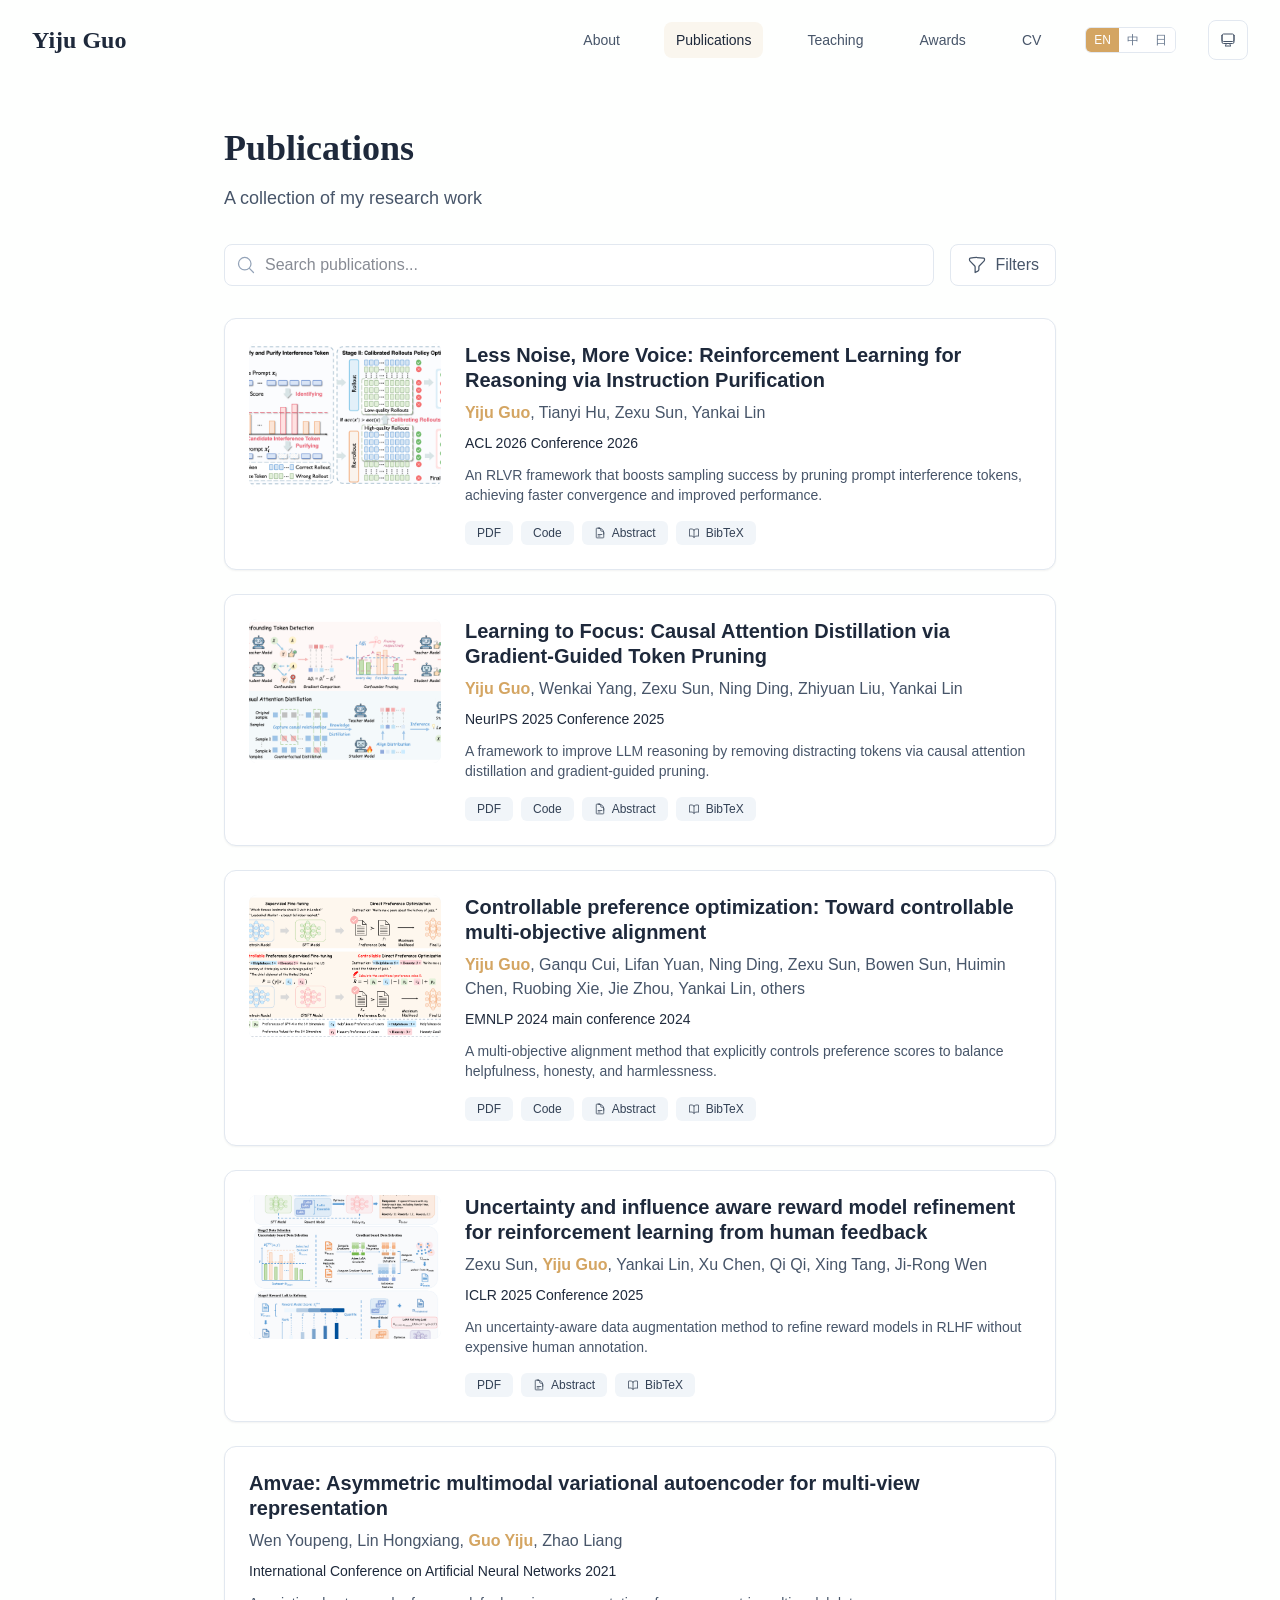
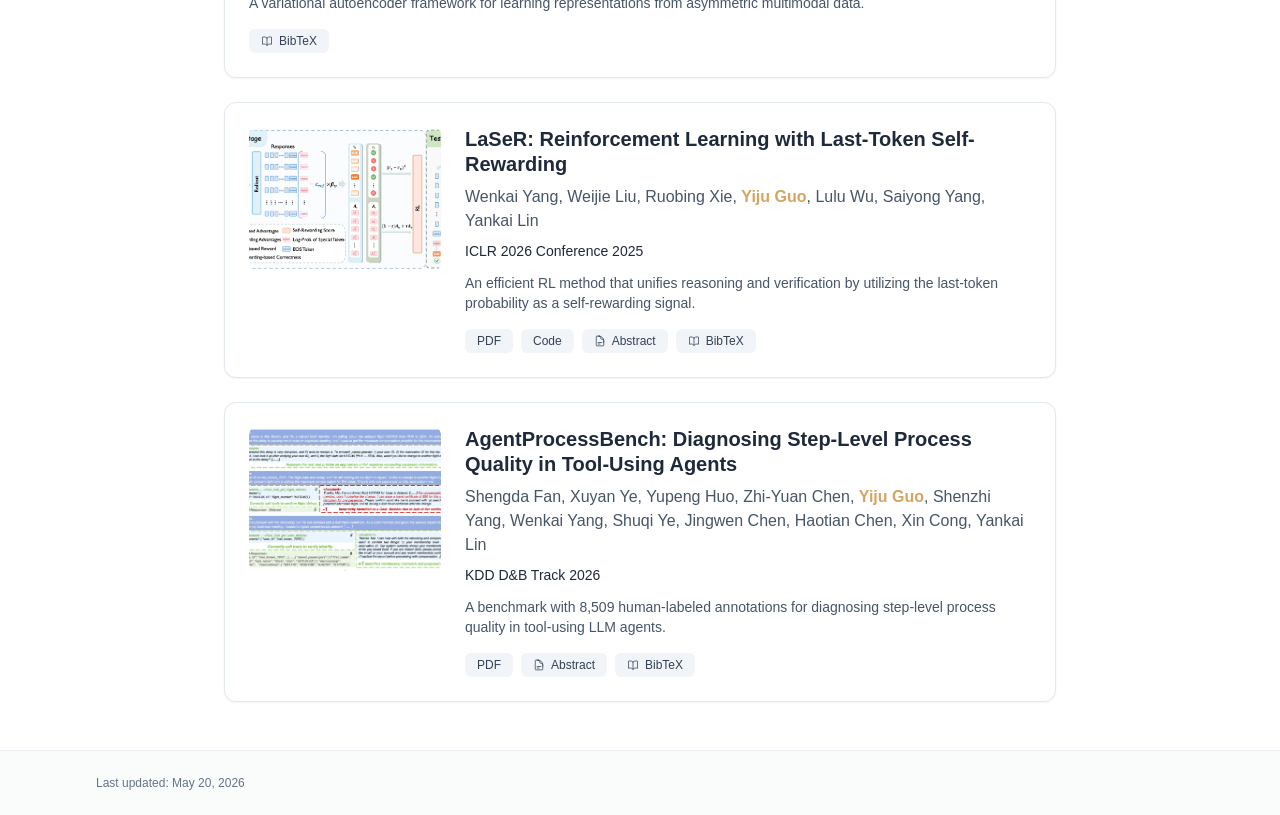
<file: publications/index.html>
<!DOCTYPE html><html lang="en" class="scroll-smooth"><head><meta charSet="utf-8"/><meta name="viewport" content="width=device-width, initial-scale=1"/><link rel="stylesheet" href="/_next/static/css/a9b1dbf002d30e11.css" data-precedence="next"/><link rel="preload" as="script" fetchPriority="low" href="/_next/static/chunks/webpack-f0837b72ca9dfe16.js"/><script src="/_next/static/chunks/4bd1b696-70b6d399998de86a.js" async=""></script><script src="/_next/static/chunks/684-50096e198fb40285.js" async=""></script><script src="/_next/static/chunks/main-app-9eafb1322f0dab38.js" async=""></script><script src="/_next/static/chunks/843-80c0dd72312e00d1.js" async=""></script><script src="/_next/static/chunks/874-196dbf0660d69360.js" async=""></script><script src="/_next/static/chunks/388-35b34fea8c40f816.js" async=""></script><script src="/_next/static/chunks/app/layout-0a3def5a83df4b5f.js" async=""></script><script src="/_next/static/chunks/411-1079686f0fee9ff0.js" async=""></script><script src="/_next/static/chunks/589-83e6f37186a0e013.js" async=""></script><script src="/_next/static/chunks/748-3f25e68c77ceb94c.js" async=""></script><script src="/_next/static/chunks/app/%5Bslug%5D/page-a95f5928fc236106.js" async=""></script><link rel="icon" href="/favicon.svg?v=2" type="image/svg+xml"/><link rel="dns-prefetch" href="https://google-fonts.jialeliu.com"/><link rel="preconnect" href="https://google-fonts.jialeliu.com" crossorigin=""/><link rel="preload" as="style" href="https://google-fonts.jialeliu.com/css2?family=Inter:wght@300;400;500;600;700&amp;family=Crimson+Text:ital,wght@0,400;0,600;1,400&amp;display=swap"/><link rel="stylesheet" id="gfonts-css" href="https://google-fonts.jialeliu.com/css2?family=Inter:wght@300;400;500;600;700&amp;family=Crimson+Text:ital,wght@0,400;0,600;1,400&amp;display=swap" media="print"/><script>
              (function(){
                var l = document.getElementById('gfonts-css');
                if (!l) return;
                if (l.media !== 'all') {
                  l.addEventListener('load', function(){ try { l.media = 'all'; } catch(e){} });
                }
              })();
            </script><noscript><link rel="stylesheet" href="https://google-fonts.jialeliu.com/css2?family=Inter:wght@300;400;500;600;700&amp;family=Crimson+Text:ital,wght@0,400;0,600;1,400&amp;display=swap"/></noscript><script>
              try {
                const theme = localStorage.getItem('theme-storage');
                const parsed = theme ? JSON.parse(theme) : null;
                const setting = parsed?.state?.theme || 'system';
                const prefersDark = typeof window !== 'undefined' && window.matchMedia && window.matchMedia('(prefers-color-scheme: dark)').matches;
                const effective = setting === 'dark' ? 'dark' : (setting === 'light' ? 'light' : (prefersDark ? 'dark' : 'light'));
                var root = document.documentElement;
                root.classList.add(effective);
                root.setAttribute('data-theme', effective);
              } catch (e) {
                var root = document.documentElement;
                root.classList.add('light');
                root.setAttribute('data-theme', 'light');
              }
            </script><title>Publications | Yiju Guo</title><meta name="description" content="A collection of my research work."/><meta name="author" content="Yiju Guo"/><meta name="keywords" content="Yiju Guo,PhD,Research,Gaoling School of Artificial Intelligence, Renmin University of China"/><meta name="creator" content="Yiju Guo"/><meta name="publisher" content="Yiju Guo"/><meta property="og:title" content="Yiju Guo"/><meta property="og:description" content="PhD student at Renmin University of China."/><meta property="og:site_name" content="Yiju Guo&#x27;s Academic Website"/><meta property="og:locale" content="en_US"/><meta property="og:type" content="website"/><meta name="twitter:card" content="summary"/><meta name="twitter:title" content="Yiju Guo"/><meta name="twitter:description" content="PhD student at Renmin University of China."/><link rel="icon" href="/favicon.svg?v=2"/><script>document.querySelectorAll('body link[rel="icon"], body link[rel="apple-touch-icon"]').forEach(el => document.head.appendChild(el))</script><script src="/_next/static/chunks/polyfills-42372ed130431b0a.js" noModule=""></script></head><body class="font-sans antialiased"><div style="visibility:hidden"><nav class="fixed top-0 left-0 right-0 z-50" data-headlessui-state=""><div class="transition-all duration-300 ease-out bg-transparent" style="transform:translateY(-100px)"><div class="max-w-7xl mx-auto px-4 sm:px-6 lg:px-8"><div class="flex justify-between items-center h-16 lg:h-20"><div class="flex-shrink-0" tabindex="0"><a class="text-xl lg:text-2xl font-serif font-semibold text-primary hover:text-accent transition-colors duration-200" href="/">Yiju Guo</a></div><div class="hidden lg:block"><div class="ml-10 flex items-center space-x-8"><div class="flex items-baseline space-x-8"><a class="relative px-3 py-2 text-sm font-medium transition-all duration-200 rounded hover:bg-accent/10 hover:shadow-sm text-neutral-600 hover:text-primary" href="/"><span class="relative z-10">About</span></a><a class="relative px-3 py-2 text-sm font-medium transition-all duration-200 rounded hover:bg-accent/10 hover:shadow-sm text-primary" href="/publications/"><span class="relative z-10">Publications</span><div class="absolute inset-0 bg-accent/10 rounded-lg"></div></a><a class="relative px-3 py-2 text-sm font-medium transition-all duration-200 rounded hover:bg-accent/10 hover:shadow-sm text-neutral-600 hover:text-primary" href="/teaching/"><span class="relative z-10">Teaching</span></a><a class="relative px-3 py-2 text-sm font-medium transition-all duration-200 rounded hover:bg-accent/10 hover:shadow-sm text-neutral-600 hover:text-primary" href="/awards/"><span class="relative z-10">Awards</span></a><a class="relative px-3 py-2 text-sm font-medium transition-all duration-200 rounded hover:bg-accent/10 hover:shadow-sm text-neutral-600 hover:text-primary" href="/cv/"><span class="relative z-10">CV</span></a></div><div class="flex rounded-md border border-neutral-200 dark:border-neutral-700 overflow-hidden"><button class="px-2 py-1 text-xs font-medium transition-colors duration-200 bg-accent text-white" aria-label="Switch to en">EN</button><button class="px-2 py-1 text-xs font-medium transition-colors duration-200 bg-white dark:bg-neutral-900 text-neutral-500 dark:text-neutral-400 hover:text-accent" aria-label="Switch to zh">中</button><button class="px-2 py-1 text-xs font-medium transition-colors duration-200 bg-white dark:bg-neutral-900 text-neutral-500 dark:text-neutral-400 hover:text-accent" aria-label="Switch to ja">日</button></div><div class="flex items-center justify-center w-10 h-10 rounded-lg border border-neutral-200 dark:border-[rgba(148,163,184,0.24)] bg-background dark:bg-neutral-800"><div class="w-4 h-4 rounded-full bg-neutral-300 animate-pulse"></div></div></div></div><div class="lg:hidden flex items-center space-x-2"><div class="flex rounded-md border border-neutral-200 dark:border-neutral-700 overflow-hidden"><button class="px-2 py-1 text-xs font-medium transition-colors duration-200 bg-accent text-white" aria-label="Switch to en">EN</button><button class="px-2 py-1 text-xs font-medium transition-colors duration-200 bg-white dark:bg-neutral-900 text-neutral-500 dark:text-neutral-400 hover:text-accent" aria-label="Switch to zh">中</button><button class="px-2 py-1 text-xs font-medium transition-colors duration-200 bg-white dark:bg-neutral-900 text-neutral-500 dark:text-neutral-400 hover:text-accent" aria-label="Switch to ja">日</button></div><div class="flex items-center justify-center w-10 h-10 rounded-lg border border-neutral-200 dark:border-[rgba(148,163,184,0.24)] bg-background dark:bg-neutral-800"><div class="w-4 h-4 rounded-full bg-neutral-300 animate-pulse"></div></div><button class="inline-flex items-center justify-center p-2 rounded-md text-neutral-600 hover:text-primary hover:bg-neutral-100 dark:hover:bg-neutral-800 focus:outline-none focus:ring-2 focus:ring-inset focus:ring-accent transition-colors duration-200" id="headlessui-disclosure-button-«R7pdb»" type="button" aria-expanded="false" data-headlessui-state=""><span class="sr-only">Open main menu</span><div><svg xmlns="http://www.w3.org/2000/svg" fill="none" viewBox="0 0 24 24" stroke-width="1.5" stroke="currentColor" aria-hidden="true" data-slot="icon" class="block h-6 w-6"><path stroke-linecap="round" stroke-linejoin="round" d="M3.75 6.75h16.5M3.75 12h16.5m-16.5 5.25h16.5"></path></svg></div></button></div></div></div></div></nav><main class="min-h-screen pt-16 lg:pt-20"><div class="max-w-4xl mx-auto px-4 sm:px-6 lg:px-8 py-12"><div style="opacity:0;transform:translateY(20px)"><div class="mb-8"><h1 class="text-4xl font-serif font-bold text-primary mb-4">Publications</h1><p class="text-lg text-neutral-600 dark:text-neutral-500 max-w-2xl">A collection of my research work</p></div><div class="mb-8 space-y-4"><div class="flex flex-col sm:flex-row gap-4"><div class="relative flex-grow"><svg xmlns="http://www.w3.org/2000/svg" fill="none" viewBox="0 0 24 24" stroke-width="1.5" stroke="currentColor" aria-hidden="true" data-slot="icon" class="absolute left-3 top-1/2 transform -translate-y-1/2 h-5 w-5 text-neutral-400"><path stroke-linecap="round" stroke-linejoin="round" d="m21 21-5.197-5.197m0 0A7.5 7.5 0 1 0 5.196 5.196a7.5 7.5 0 0 0 10.607 10.607Z"></path></svg><input type="text" placeholder="Search publications..." class="w-full pl-10 pr-4 py-2 rounded-lg border border-neutral-200 dark:border-neutral-800 bg-white dark:bg-neutral-900 focus:ring-2 focus:ring-accent focus:border-transparent transition-all duration-200" value=""/></div><button class="flex items-center justify-center px-4 py-2 rounded-lg border transition-all duration-200 bg-white dark:bg-neutral-900 border-neutral-200 dark:border-neutral-800 text-neutral-600 hover:border-accent hover:text-accent"><svg xmlns="http://www.w3.org/2000/svg" fill="none" viewBox="0 0 24 24" stroke-width="1.5" stroke="currentColor" aria-hidden="true" data-slot="icon" class="h-5 w-5 mr-2"><path stroke-linecap="round" stroke-linejoin="round" d="M12 3c2.755 0 5.455.232 8.083.678.533.09.917.556.917 1.096v1.044a2.25 2.25 0 0 1-.659 1.591l-5.432 5.432a2.25 2.25 0 0 0-.659 1.591v2.927a2.25 2.25 0 0 1-1.244 2.013L9.75 21v-6.568a2.25 2.25 0 0 0-.659-1.591L3.659 7.409A2.25 2.25 0 0 1 3 5.818V4.774c0-.54.384-1.006.917-1.096A48.32 48.32 0 0 1 12 3Z"></path></svg>Filters</button></div></div><div class="space-y-6"><div class="bg-white dark:bg-neutral-900 p-6 rounded-xl shadow-sm border border-neutral-200 dark:border-neutral-800 hover:shadow-md transition-all duration-200" style="opacity:0;transform:translateY(20px)"><div class="flex flex-col md:flex-row gap-6"><div class="w-full md:w-48 flex-shrink-0"><div class="aspect-video md:aspect-[4/3] relative rounded-lg overflow-hidden bg-neutral-100 dark:bg-neutral-800"><img alt="Less Noise, More Voice: Reinforcement Learning for Reasoning via Instruction Purification" loading="lazy" decoding="async" data-nimg="fill" class="object-cover" style="position:absolute;height:100%;width:100%;left:0;top:0;right:0;bottom:0;color:transparent" src="/papers/lens.png"/></div></div><div class="flex-grow"><h3 class="text-xl font-semibold text-primary mb-2 leading-tight">Less Noise, More Voice: Reinforcement Learning for Reasoning via Instruction Purification</h3><p class="text-base text-neutral-600 dark:text-neutral-400 mb-2"><span><span class="font-semibold text-accent ">Yiju Guo</span>, </span><span><span class=" ">Tianyi Hu</span>, </span><span><span class=" ">Zexu Sun</span>, </span><span><span class=" ">Yankai Lin</span></span></p><p class="text-sm font-medium text-neutral-800 dark:text-neutral-600 mb-3">ACL 2026 Conference<!-- --> <!-- -->2026</p><p class="text-sm text-neutral-600 dark:text-neutral-500 mb-4 line-clamp-3">An RLVR framework that boosts sampling success by pruning prompt interference tokens, achieving faster convergence and improved performance.</p><div class="flex flex-wrap gap-2 mt-auto"><a href="https://arxiv.org/pdf/2601.21244" target="_blank" rel="noopener noreferrer" class="inline-flex items-center px-3 py-1 rounded-md text-xs font-medium bg-neutral-100 dark:bg-neutral-800 text-neutral-700 dark:text-neutral-300 hover:bg-accent hover:text-white transition-colors">PDF</a><a href="https://github.com/RUCBM/LENS" target="_blank" rel="noopener noreferrer" class="inline-flex items-center px-3 py-1 rounded-md text-xs font-medium bg-neutral-100 dark:bg-neutral-800 text-neutral-700 dark:text-neutral-300 hover:bg-accent hover:text-white transition-colors">Code</a><button class="inline-flex items-center px-3 py-1 rounded-md text-xs font-medium transition-colors bg-neutral-100 dark:bg-neutral-800 text-neutral-700 dark:text-neutral-300 hover:bg-accent hover:text-white"><svg xmlns="http://www.w3.org/2000/svg" fill="none" viewBox="0 0 24 24" stroke-width="1.5" stroke="currentColor" aria-hidden="true" data-slot="icon" class="h-3 w-3 mr-1.5"><path stroke-linecap="round" stroke-linejoin="round" d="M19.5 14.25v-2.625a3.375 3.375 0 0 0-3.375-3.375h-1.5A1.125 1.125 0 0 1 13.5 7.125v-1.5a3.375 3.375 0 0 0-3.375-3.375H8.25m0 12.75h7.5m-7.5 3H12M10.5 2.25H5.625c-.621 0-1.125.504-1.125 1.125v17.25c0 .621.504 1.125 1.125 1.125h12.75c.621 0 1.125-.504 1.125-1.125V11.25a9 9 0 0 0-9-9Z"></path></svg>Abstract</button><button class="inline-flex items-center px-3 py-1 rounded-md text-xs font-medium transition-colors bg-neutral-100 dark:bg-neutral-800 text-neutral-700 dark:text-neutral-300 hover:bg-accent hover:text-white"><svg xmlns="http://www.w3.org/2000/svg" fill="none" viewBox="0 0 24 24" stroke-width="1.5" stroke="currentColor" aria-hidden="true" data-slot="icon" class="h-3 w-3 mr-1.5"><path stroke-linecap="round" stroke-linejoin="round" d="M12 6.042A8.967 8.967 0 0 0 6 3.75c-1.052 0-2.062.18-3 .512v14.25A8.987 8.987 0 0 1 6 18c2.305 0 4.408.867 6 2.292m0-14.25a8.966 8.966 0 0 1 6-2.292c1.052 0 2.062.18 3 .512v14.25A8.987 8.987 0 0 0 18 18a8.967 8.967 0 0 0-6 2.292m0-14.25v14.25"></path></svg>BibTeX</button></div></div></div></div><div class="bg-white dark:bg-neutral-900 p-6 rounded-xl shadow-sm border border-neutral-200 dark:border-neutral-800 hover:shadow-md transition-all duration-200" style="opacity:0;transform:translateY(20px)"><div class="flex flex-col md:flex-row gap-6"><div class="w-full md:w-48 flex-shrink-0"><div class="aspect-video md:aspect-[4/3] relative rounded-lg overflow-hidden bg-neutral-100 dark:bg-neutral-800"><img alt="Learning to Focus: Causal Attention Distillation via Gradient-Guided Token Pruning" loading="lazy" decoding="async" data-nimg="fill" class="object-cover" style="position:absolute;height:100%;width:100%;left:0;top:0;right:0;bottom:0;color:transparent" src="/papers/leaf.png"/></div></div><div class="flex-grow"><h3 class="text-xl font-semibold text-primary mb-2 leading-tight">Learning to Focus: Causal Attention Distillation via Gradient-Guided Token Pruning</h3><p class="text-base text-neutral-600 dark:text-neutral-400 mb-2"><span><span class="font-semibold text-accent ">Yiju Guo</span>, </span><span><span class=" ">Wenkai Yang</span>, </span><span><span class=" ">Zexu Sun</span>, </span><span><span class=" ">Ning Ding</span>, </span><span><span class=" ">Zhiyuan Liu</span>, </span><span><span class=" ">Yankai Lin</span></span></p><p class="text-sm font-medium text-neutral-800 dark:text-neutral-600 mb-3">NeurIPS 2025 Conference<!-- --> <!-- -->2025</p><p class="text-sm text-neutral-600 dark:text-neutral-500 mb-4 line-clamp-3">A framework to improve LLM reasoning by removing distracting tokens via causal attention distillation and gradient-guided pruning.</p><div class="flex flex-wrap gap-2 mt-auto"><a href="https://arxiv.org/pdf/2506.07851" target="_blank" rel="noopener noreferrer" class="inline-flex items-center px-3 py-1 rounded-md text-xs font-medium bg-neutral-100 dark:bg-neutral-800 text-neutral-700 dark:text-neutral-300 hover:bg-accent hover:text-white transition-colors">PDF</a><a href="https://github.com/RUCBM/LeaF" target="_blank" rel="noopener noreferrer" class="inline-flex items-center px-3 py-1 rounded-md text-xs font-medium bg-neutral-100 dark:bg-neutral-800 text-neutral-700 dark:text-neutral-300 hover:bg-accent hover:text-white transition-colors">Code</a><button class="inline-flex items-center px-3 py-1 rounded-md text-xs font-medium transition-colors bg-neutral-100 dark:bg-neutral-800 text-neutral-700 dark:text-neutral-300 hover:bg-accent hover:text-white"><svg xmlns="http://www.w3.org/2000/svg" fill="none" viewBox="0 0 24 24" stroke-width="1.5" stroke="currentColor" aria-hidden="true" data-slot="icon" class="h-3 w-3 mr-1.5"><path stroke-linecap="round" stroke-linejoin="round" d="M19.5 14.25v-2.625a3.375 3.375 0 0 0-3.375-3.375h-1.5A1.125 1.125 0 0 1 13.5 7.125v-1.5a3.375 3.375 0 0 0-3.375-3.375H8.25m0 12.75h7.5m-7.5 3H12M10.5 2.25H5.625c-.621 0-1.125.504-1.125 1.125v17.25c0 .621.504 1.125 1.125 1.125h12.75c.621 0 1.125-.504 1.125-1.125V11.25a9 9 0 0 0-9-9Z"></path></svg>Abstract</button><button class="inline-flex items-center px-3 py-1 rounded-md text-xs font-medium transition-colors bg-neutral-100 dark:bg-neutral-800 text-neutral-700 dark:text-neutral-300 hover:bg-accent hover:text-white"><svg xmlns="http://www.w3.org/2000/svg" fill="none" viewBox="0 0 24 24" stroke-width="1.5" stroke="currentColor" aria-hidden="true" data-slot="icon" class="h-3 w-3 mr-1.5"><path stroke-linecap="round" stroke-linejoin="round" d="M12 6.042A8.967 8.967 0 0 0 6 3.75c-1.052 0-2.062.18-3 .512v14.25A8.987 8.987 0 0 1 6 18c2.305 0 4.408.867 6 2.292m0-14.25a8.966 8.966 0 0 1 6-2.292c1.052 0 2.062.18 3 .512v14.25A8.987 8.987 0 0 0 18 18a8.967 8.967 0 0 0-6 2.292m0-14.25v14.25"></path></svg>BibTeX</button></div></div></div></div><div class="bg-white dark:bg-neutral-900 p-6 rounded-xl shadow-sm border border-neutral-200 dark:border-neutral-800 hover:shadow-md transition-all duration-200" style="opacity:0;transform:translateY(20px)"><div class="flex flex-col md:flex-row gap-6"><div class="w-full md:w-48 flex-shrink-0"><div class="aspect-video md:aspect-[4/3] relative rounded-lg overflow-hidden bg-neutral-100 dark:bg-neutral-800"><img alt="Controllable preference optimization: Toward controllable multi-objective alignment" loading="lazy" decoding="async" data-nimg="fill" class="object-cover" style="position:absolute;height:100%;width:100%;left:0;top:0;right:0;bottom:0;color:transparent" src="/papers/cpo.png"/></div></div><div class="flex-grow"><h3 class="text-xl font-semibold text-primary mb-2 leading-tight">Controllable preference optimization: Toward controllable multi-objective alignment</h3><p class="text-base text-neutral-600 dark:text-neutral-400 mb-2"><span><span class="font-semibold text-accent ">Yiju Guo</span>, </span><span><span class=" ">Ganqu Cui</span>, </span><span><span class=" ">Lifan Yuan</span>, </span><span><span class=" ">Ning Ding</span>, </span><span><span class=" ">Zexu Sun</span>, </span><span><span class=" ">Bowen Sun</span>, </span><span><span class=" ">Huimin Chen</span>, </span><span><span class=" ">Ruobing Xie</span>, </span><span><span class=" ">Jie Zhou</span>, </span><span><span class=" ">Yankai Lin</span>, </span><span><span class=" ">others</span></span></p><p class="text-sm font-medium text-neutral-800 dark:text-neutral-600 mb-3">EMNLP 2024 main conference<!-- --> <!-- -->2024</p><p class="text-sm text-neutral-600 dark:text-neutral-500 mb-4 line-clamp-3">A multi-objective alignment method that explicitly controls preference scores to balance helpfulness, honesty, and harmlessness.</p><div class="flex flex-wrap gap-2 mt-auto"><a href="https://arxiv.org/pdf/2402.19085" target="_blank" rel="noopener noreferrer" class="inline-flex items-center px-3 py-1 rounded-md text-xs font-medium bg-neutral-100 dark:bg-neutral-800 text-neutral-700 dark:text-neutral-300 hover:bg-accent hover:text-white transition-colors">PDF</a><a href="https://github.com/OpenBMB/CPO" target="_blank" rel="noopener noreferrer" class="inline-flex items-center px-3 py-1 rounded-md text-xs font-medium bg-neutral-100 dark:bg-neutral-800 text-neutral-700 dark:text-neutral-300 hover:bg-accent hover:text-white transition-colors">Code</a><button class="inline-flex items-center px-3 py-1 rounded-md text-xs font-medium transition-colors bg-neutral-100 dark:bg-neutral-800 text-neutral-700 dark:text-neutral-300 hover:bg-accent hover:text-white"><svg xmlns="http://www.w3.org/2000/svg" fill="none" viewBox="0 0 24 24" stroke-width="1.5" stroke="currentColor" aria-hidden="true" data-slot="icon" class="h-3 w-3 mr-1.5"><path stroke-linecap="round" stroke-linejoin="round" d="M19.5 14.25v-2.625a3.375 3.375 0 0 0-3.375-3.375h-1.5A1.125 1.125 0 0 1 13.5 7.125v-1.5a3.375 3.375 0 0 0-3.375-3.375H8.25m0 12.75h7.5m-7.5 3H12M10.5 2.25H5.625c-.621 0-1.125.504-1.125 1.125v17.25c0 .621.504 1.125 1.125 1.125h12.75c.621 0 1.125-.504 1.125-1.125V11.25a9 9 0 0 0-9-9Z"></path></svg>Abstract</button><button class="inline-flex items-center px-3 py-1 rounded-md text-xs font-medium transition-colors bg-neutral-100 dark:bg-neutral-800 text-neutral-700 dark:text-neutral-300 hover:bg-accent hover:text-white"><svg xmlns="http://www.w3.org/2000/svg" fill="none" viewBox="0 0 24 24" stroke-width="1.5" stroke="currentColor" aria-hidden="true" data-slot="icon" class="h-3 w-3 mr-1.5"><path stroke-linecap="round" stroke-linejoin="round" d="M12 6.042A8.967 8.967 0 0 0 6 3.75c-1.052 0-2.062.18-3 .512v14.25A8.987 8.987 0 0 1 6 18c2.305 0 4.408.867 6 2.292m0-14.25a8.966 8.966 0 0 1 6-2.292c1.052 0 2.062.18 3 .512v14.25A8.987 8.987 0 0 0 18 18a8.967 8.967 0 0 0-6 2.292m0-14.25v14.25"></path></svg>BibTeX</button></div></div></div></div><div class="bg-white dark:bg-neutral-900 p-6 rounded-xl shadow-sm border border-neutral-200 dark:border-neutral-800 hover:shadow-md transition-all duration-200" style="opacity:0;transform:translateY(20px)"><div class="flex flex-col md:flex-row gap-6"><div class="w-full md:w-48 flex-shrink-0"><div class="aspect-video md:aspect-[4/3] relative rounded-lg overflow-hidden bg-neutral-100 dark:bg-neutral-800"><img alt="Uncertainty and influence aware reward model refinement for reinforcement learning from human feedback" loading="lazy" decoding="async" data-nimg="fill" class="object-cover" style="position:absolute;height:100%;width:100%;left:0;top:0;right:0;bottom:0;color:transparent" src="/papers/us.png"/></div></div><div class="flex-grow"><h3 class="text-xl font-semibold text-primary mb-2 leading-tight">Uncertainty and influence aware reward model refinement for reinforcement learning from human feedback</h3><p class="text-base text-neutral-600 dark:text-neutral-400 mb-2"><span><span class=" ">Zexu Sun</span>, </span><span><span class="font-semibold text-accent ">Yiju Guo</span>, </span><span><span class=" ">Yankai Lin</span>, </span><span><span class=" ">Xu Chen</span>, </span><span><span class=" ">Qi Qi</span>, </span><span><span class=" ">Xing Tang</span>, </span><span><span class=" ">Ji-Rong Wen</span></span></p><p class="text-sm font-medium text-neutral-800 dark:text-neutral-600 mb-3">ICLR 2025 Conference<!-- --> <!-- -->2025</p><p class="text-sm text-neutral-600 dark:text-neutral-500 mb-4 line-clamp-3">An uncertainty-aware data augmentation method to refine reward models in RLHF without expensive human annotation.</p><div class="flex flex-wrap gap-2 mt-auto"><a href="https://proceedings.iclr.cc/paper_files/paper/2025/file/fd7259e22add6de6df8ff0ccc902a34d-Paper-Conference.pdf" target="_blank" rel="noopener noreferrer" class="inline-flex items-center px-3 py-1 rounded-md text-xs font-medium bg-neutral-100 dark:bg-neutral-800 text-neutral-700 dark:text-neutral-300 hover:bg-accent hover:text-white transition-colors">PDF</a><button class="inline-flex items-center px-3 py-1 rounded-md text-xs font-medium transition-colors bg-neutral-100 dark:bg-neutral-800 text-neutral-700 dark:text-neutral-300 hover:bg-accent hover:text-white"><svg xmlns="http://www.w3.org/2000/svg" fill="none" viewBox="0 0 24 24" stroke-width="1.5" stroke="currentColor" aria-hidden="true" data-slot="icon" class="h-3 w-3 mr-1.5"><path stroke-linecap="round" stroke-linejoin="round" d="M19.5 14.25v-2.625a3.375 3.375 0 0 0-3.375-3.375h-1.5A1.125 1.125 0 0 1 13.5 7.125v-1.5a3.375 3.375 0 0 0-3.375-3.375H8.25m0 12.75h7.5m-7.5 3H12M10.5 2.25H5.625c-.621 0-1.125.504-1.125 1.125v17.25c0 .621.504 1.125 1.125 1.125h12.75c.621 0 1.125-.504 1.125-1.125V11.25a9 9 0 0 0-9-9Z"></path></svg>Abstract</button><button class="inline-flex items-center px-3 py-1 rounded-md text-xs font-medium transition-colors bg-neutral-100 dark:bg-neutral-800 text-neutral-700 dark:text-neutral-300 hover:bg-accent hover:text-white"><svg xmlns="http://www.w3.org/2000/svg" fill="none" viewBox="0 0 24 24" stroke-width="1.5" stroke="currentColor" aria-hidden="true" data-slot="icon" class="h-3 w-3 mr-1.5"><path stroke-linecap="round" stroke-linejoin="round" d="M12 6.042A8.967 8.967 0 0 0 6 3.75c-1.052 0-2.062.18-3 .512v14.25A8.987 8.987 0 0 1 6 18c2.305 0 4.408.867 6 2.292m0-14.25a8.966 8.966 0 0 1 6-2.292c1.052 0 2.062.18 3 .512v14.25A8.987 8.987 0 0 0 18 18a8.967 8.967 0 0 0-6 2.292m0-14.25v14.25"></path></svg>BibTeX</button></div></div></div></div><div class="bg-white dark:bg-neutral-900 p-6 rounded-xl shadow-sm border border-neutral-200 dark:border-neutral-800 hover:shadow-md transition-all duration-200" style="opacity:0;transform:translateY(20px)"><div class="flex flex-col md:flex-row gap-6"><div class="flex-grow"><h3 class="text-xl font-semibold text-primary mb-2 leading-tight">Amvae: Asymmetric multimodal variational autoencoder for multi-view representation</h3><p class="text-base text-neutral-600 dark:text-neutral-400 mb-2"><span><span class=" ">Wen Youpeng</span>, </span><span><span class=" ">Lin Hongxiang</span>, </span><span><span class="font-semibold text-accent ">Guo Yiju</span>, </span><span><span class=" ">Zhao Liang</span></span></p><p class="text-sm font-medium text-neutral-800 dark:text-neutral-600 mb-3">International Conference on Artificial Neural Networks<!-- --> <!-- -->2021</p><p class="text-sm text-neutral-600 dark:text-neutral-500 mb-4 line-clamp-3">A variational autoencoder framework for learning representations from asymmetric multimodal data.</p><div class="flex flex-wrap gap-2 mt-auto"><button class="inline-flex items-center px-3 py-1 rounded-md text-xs font-medium transition-colors bg-neutral-100 dark:bg-neutral-800 text-neutral-700 dark:text-neutral-300 hover:bg-accent hover:text-white"><svg xmlns="http://www.w3.org/2000/svg" fill="none" viewBox="0 0 24 24" stroke-width="1.5" stroke="currentColor" aria-hidden="true" data-slot="icon" class="h-3 w-3 mr-1.5"><path stroke-linecap="round" stroke-linejoin="round" d="M12 6.042A8.967 8.967 0 0 0 6 3.75c-1.052 0-2.062.18-3 .512v14.25A8.987 8.987 0 0 1 6 18c2.305 0 4.408.867 6 2.292m0-14.25a8.966 8.966 0 0 1 6-2.292c1.052 0 2.062.18 3 .512v14.25A8.987 8.987 0 0 0 18 18a8.967 8.967 0 0 0-6 2.292m0-14.25v14.25"></path></svg>BibTeX</button></div></div></div></div><div class="bg-white dark:bg-neutral-900 p-6 rounded-xl shadow-sm border border-neutral-200 dark:border-neutral-800 hover:shadow-md transition-all duration-200" style="opacity:0;transform:translateY(20px)"><div class="flex flex-col md:flex-row gap-6"><div class="w-full md:w-48 flex-shrink-0"><div class="aspect-video md:aspect-[4/3] relative rounded-lg overflow-hidden bg-neutral-100 dark:bg-neutral-800"><img alt="LaSeR: Reinforcement Learning with Last-Token Self-Rewarding" loading="lazy" decoding="async" data-nimg="fill" class="object-cover" style="position:absolute;height:100%;width:100%;left:0;top:0;right:0;bottom:0;color:transparent" src="/papers/laser.png"/></div></div><div class="flex-grow"><h3 class="text-xl font-semibold text-primary mb-2 leading-tight">LaSeR: Reinforcement Learning with Last-Token Self-Rewarding</h3><p class="text-base text-neutral-600 dark:text-neutral-400 mb-2"><span><span class=" ">Wenkai Yang</span>, </span><span><span class=" ">Weijie Liu</span>, </span><span><span class=" ">Ruobing Xie</span>, </span><span><span class="font-semibold text-accent ">Yiju Guo</span>, </span><span><span class=" ">Lulu Wu</span>, </span><span><span class=" ">Saiyong Yang</span>, </span><span><span class=" ">Yankai Lin</span></span></p><p class="text-sm font-medium text-neutral-800 dark:text-neutral-600 mb-3">ICLR 2026 Conference<!-- --> <!-- -->2025</p><p class="text-sm text-neutral-600 dark:text-neutral-500 mb-4 line-clamp-3">An efficient RL method that unifies reasoning and verification by utilizing the last-token probability as a self-rewarding signal.</p><div class="flex flex-wrap gap-2 mt-auto"><a href="https://arxiv.org/pdf/2510.14943" target="_blank" rel="noopener noreferrer" class="inline-flex items-center px-3 py-1 rounded-md text-xs font-medium bg-neutral-100 dark:bg-neutral-800 text-neutral-700 dark:text-neutral-300 hover:bg-accent hover:text-white transition-colors">PDF</a><a href="https://github.com/RUCBM/LaSeR" target="_blank" rel="noopener noreferrer" class="inline-flex items-center px-3 py-1 rounded-md text-xs font-medium bg-neutral-100 dark:bg-neutral-800 text-neutral-700 dark:text-neutral-300 hover:bg-accent hover:text-white transition-colors">Code</a><button class="inline-flex items-center px-3 py-1 rounded-md text-xs font-medium transition-colors bg-neutral-100 dark:bg-neutral-800 text-neutral-700 dark:text-neutral-300 hover:bg-accent hover:text-white"><svg xmlns="http://www.w3.org/2000/svg" fill="none" viewBox="0 0 24 24" stroke-width="1.5" stroke="currentColor" aria-hidden="true" data-slot="icon" class="h-3 w-3 mr-1.5"><path stroke-linecap="round" stroke-linejoin="round" d="M19.5 14.25v-2.625a3.375 3.375 0 0 0-3.375-3.375h-1.5A1.125 1.125 0 0 1 13.5 7.125v-1.5a3.375 3.375 0 0 0-3.375-3.375H8.25m0 12.75h7.5m-7.5 3H12M10.5 2.25H5.625c-.621 0-1.125.504-1.125 1.125v17.25c0 .621.504 1.125 1.125 1.125h12.75c.621 0 1.125-.504 1.125-1.125V11.25a9 9 0 0 0-9-9Z"></path></svg>Abstract</button><button class="inline-flex items-center px-3 py-1 rounded-md text-xs font-medium transition-colors bg-neutral-100 dark:bg-neutral-800 text-neutral-700 dark:text-neutral-300 hover:bg-accent hover:text-white"><svg xmlns="http://www.w3.org/2000/svg" fill="none" viewBox="0 0 24 24" stroke-width="1.5" stroke="currentColor" aria-hidden="true" data-slot="icon" class="h-3 w-3 mr-1.5"><path stroke-linecap="round" stroke-linejoin="round" d="M12 6.042A8.967 8.967 0 0 0 6 3.75c-1.052 0-2.062.18-3 .512v14.25A8.987 8.987 0 0 1 6 18c2.305 0 4.408.867 6 2.292m0-14.25a8.966 8.966 0 0 1 6-2.292c1.052 0 2.062.18 3 .512v14.25A8.987 8.987 0 0 0 18 18a8.967 8.967 0 0 0-6 2.292m0-14.25v14.25"></path></svg>BibTeX</button></div></div></div></div><div class="bg-white dark:bg-neutral-900 p-6 rounded-xl shadow-sm border border-neutral-200 dark:border-neutral-800 hover:shadow-md transition-all duration-200" style="opacity:0;transform:translateY(20px)"><div class="flex flex-col md:flex-row gap-6"><div class="w-full md:w-48 flex-shrink-0"><div class="aspect-video md:aspect-[4/3] relative rounded-lg overflow-hidden bg-neutral-100 dark:bg-neutral-800"><img alt="AgentProcessBench: Diagnosing Step-Level Process Quality in Tool-Using Agents" loading="lazy" decoding="async" data-nimg="fill" class="object-cover" style="position:absolute;height:100%;width:100%;left:0;top:0;right:0;bottom:0;color:transparent" src="/papers/agentprocess.png"/></div></div><div class="flex-grow"><h3 class="text-xl font-semibold text-primary mb-2 leading-tight">AgentProcessBench: Diagnosing Step-Level Process Quality in Tool-Using Agents</h3><p class="text-base text-neutral-600 dark:text-neutral-400 mb-2"><span><span class=" ">Shengda Fan</span>, </span><span><span class=" ">Xuyan Ye</span>, </span><span><span class=" ">Yupeng Huo</span>, </span><span><span class=" ">Zhi-Yuan Chen</span>, </span><span><span class="font-semibold text-accent ">Yiju Guo</span>, </span><span><span class=" ">Shenzhi Yang</span>, </span><span><span class=" ">Wenkai Yang</span>, </span><span><span class=" ">Shuqi Ye</span>, </span><span><span class=" ">Jingwen Chen</span>, </span><span><span class=" ">Haotian Chen</span>, </span><span><span class=" ">Xin Cong</span>, </span><span><span class=" ">Yankai Lin</span></span></p><p class="text-sm font-medium text-neutral-800 dark:text-neutral-600 mb-3">KDD D&amp;B Track<!-- --> <!-- -->2026</p><p class="text-sm text-neutral-600 dark:text-neutral-500 mb-4 line-clamp-3">A benchmark with 8,509 human-labeled annotations for diagnosing step-level process quality in tool-using LLM agents.</p><div class="flex flex-wrap gap-2 mt-auto"><a href="https://arxiv.org/pdf/2603.14465" target="_blank" rel="noopener noreferrer" class="inline-flex items-center px-3 py-1 rounded-md text-xs font-medium bg-neutral-100 dark:bg-neutral-800 text-neutral-700 dark:text-neutral-300 hover:bg-accent hover:text-white transition-colors">PDF</a><button class="inline-flex items-center px-3 py-1 rounded-md text-xs font-medium transition-colors bg-neutral-100 dark:bg-neutral-800 text-neutral-700 dark:text-neutral-300 hover:bg-accent hover:text-white"><svg xmlns="http://www.w3.org/2000/svg" fill="none" viewBox="0 0 24 24" stroke-width="1.5" stroke="currentColor" aria-hidden="true" data-slot="icon" class="h-3 w-3 mr-1.5"><path stroke-linecap="round" stroke-linejoin="round" d="M19.5 14.25v-2.625a3.375 3.375 0 0 0-3.375-3.375h-1.5A1.125 1.125 0 0 1 13.5 7.125v-1.5a3.375 3.375 0 0 0-3.375-3.375H8.25m0 12.75h7.5m-7.5 3H12M10.5 2.25H5.625c-.621 0-1.125.504-1.125 1.125v17.25c0 .621.504 1.125 1.125 1.125h12.75c.621 0 1.125-.504 1.125-1.125V11.25a9 9 0 0 0-9-9Z"></path></svg>Abstract</button><button class="inline-flex items-center px-3 py-1 rounded-md text-xs font-medium transition-colors bg-neutral-100 dark:bg-neutral-800 text-neutral-700 dark:text-neutral-300 hover:bg-accent hover:text-white"><svg xmlns="http://www.w3.org/2000/svg" fill="none" viewBox="0 0 24 24" stroke-width="1.5" stroke="currentColor" aria-hidden="true" data-slot="icon" class="h-3 w-3 mr-1.5"><path stroke-linecap="round" stroke-linejoin="round" d="M12 6.042A8.967 8.967 0 0 0 6 3.75c-1.052 0-2.062.18-3 .512v14.25A8.987 8.987 0 0 1 6 18c2.305 0 4.408.867 6 2.292m0-14.25a8.966 8.966 0 0 1 6-2.292c1.052 0 2.062.18 3 .512v14.25A8.987 8.987 0 0 0 18 18a8.967 8.967 0 0 0-6 2.292m0-14.25v14.25"></path></svg>BibTeX</button></div></div></div></div></div></div></div><!--$--><!--/$--><!--$--><!--/$--></main><footer class="border-t border-neutral-200/50 bg-neutral-50/50 dark:bg-neutral-900/50 dark:border-neutral-700/50"><div class="max-w-6xl mx-auto px-4 sm:px-6 lg:px-8 py-6"><div class="flex flex-col sm:flex-row justify-between items-center gap-2"><p class="text-xs text-neutral-500">Last updated<!-- -->: <!-- -->May 20, 2026</p></div></div></footer></div><script src="/_next/static/chunks/webpack-f0837b72ca9dfe16.js" async=""></script><script>(self.__next_f=self.__next_f||[]).push([0])</script><script>self.__next_f.push([1,"1:\"$Sreact.fragment\"\n2:I[3719,[\"843\",\"static/chunks/843-80c0dd72312e00d1.js\",\"874\",\"static/chunks/874-196dbf0660d69360.js\",\"388\",\"static/chunks/388-35b34fea8c40f816.js\",\"177\",\"static/chunks/app/layout-0a3def5a83df4b5f.js\"],\"ThemeProvider\"]\n3:I[3362,[\"843\",\"static/chunks/843-80c0dd72312e00d1.js\",\"874\",\"static/chunks/874-196dbf0660d69360.js\",\"388\",\"static/chunks/388-35b34fea8c40f816.js\",\"177\",\"static/chunks/app/layout-0a3def5a83df4b5f.js\"],\"default\"]\n4:I[7555,[],\"\"]\n5:I[1295,[],\"\"]\n6:I[2548,[\"843\",\"static/chunks/843-80c0dd72312e00d1.js\",\"874\",\"static/chunks/874-196dbf0660d69360.js\",\"388\",\"static/chunks/388-35b34fea8c40f816.js\",\"177\",\"static/chunks/app/layout-0a3def5a83df4b5f.js\"],\"default\"]\n8:I[9665,[],\"MetadataBoundary\"]\na:I[9665,[],\"OutletBoundary\"]\nd:I[4911,[],\"AsyncMetadataOutlet\"]\nf:I[9665,[],\"ViewportBoundary\"]\n11:I[6614,[],\"\"]\n:HL[\"/_next/static/css/a9b1dbf002d30e11.css\",\"style\"]\n"])</script><script>self.__next_f.push([1,"0:{\"P\":null,\"b\":\"cH-Et6wO_I1dZ1WYY9g1t\",\"p\":\"\",\"c\":[\"\",\"publications\",\"\"],\"i\":false,\"f\":[[[\"\",{\"children\":[[\"slug\",\"publications\",\"d\"],{\"children\":[\"__PAGE__\",{}]}]},\"$undefined\",\"$undefined\",true],[\"\",[\"$\",\"$1\",\"c\",{\"children\":[[[\"$\",\"link\",\"0\",{\"rel\":\"stylesheet\",\"href\":\"/_next/static/css/a9b1dbf002d30e11.css\",\"precedence\":\"next\",\"crossOrigin\":\"$undefined\",\"nonce\":\"$undefined\"}]],[\"$\",\"html\",null,{\"lang\":\"en\",\"className\":\"scroll-smooth\",\"suppressHydrationWarning\":true,\"children\":[[\"$\",\"head\",null,{\"children\":[[\"$\",\"link\",null,{\"rel\":\"icon\",\"href\":\"/favicon.svg?v=2\",\"type\":\"image/svg+xml\"}],[\"$\",\"link\",null,{\"rel\":\"dns-prefetch\",\"href\":\"https://google-fonts.jialeliu.com\"}],[\"$\",\"link\",null,{\"rel\":\"preconnect\",\"href\":\"https://google-fonts.jialeliu.com\",\"crossOrigin\":\"\"}],[\"$\",\"link\",null,{\"rel\":\"preload\",\"as\":\"style\",\"href\":\"https://google-fonts.jialeliu.com/css2?family=Inter:wght@300;400;500;600;700\u0026family=Crimson+Text:ital,wght@0,400;0,600;1,400\u0026display=swap\"}],[\"$\",\"link\",null,{\"rel\":\"stylesheet\",\"id\":\"gfonts-css\",\"href\":\"https://google-fonts.jialeliu.com/css2?family=Inter:wght@300;400;500;600;700\u0026family=Crimson+Text:ital,wght@0,400;0,600;1,400\u0026display=swap\",\"media\":\"print\"}],[\"$\",\"script\",null,{\"dangerouslySetInnerHTML\":{\"__html\":\"\\n              (function(){\\n                var l = document.getElementById('gfonts-css');\\n                if (!l) return;\\n                if (l.media !== 'all') {\\n                  l.addEventListener('load', function(){ try { l.media = 'all'; } catch(e){} });\\n                }\\n              })();\\n            \"}}],[\"$\",\"noscript\",null,{\"children\":[\"$\",\"link\",null,{\"rel\":\"stylesheet\",\"href\":\"https://google-fonts.jialeliu.com/css2?family=Inter:wght@300;400;500;600;700\u0026family=Crimson+Text:ital,wght@0,400;0,600;1,400\u0026display=swap\"}]}],[\"$\",\"script\",null,{\"dangerouslySetInnerHTML\":{\"__html\":\"\\n              try {\\n                const theme = localStorage.getItem('theme-storage');\\n                const parsed = theme ? JSON.parse(theme) : null;\\n                const setting = parsed?.state?.theme || 'system';\\n                const prefersDark = typeof window !== 'undefined' \u0026\u0026 window.matchMedia \u0026\u0026 window.matchMedia('(prefers-color-scheme: dark)').matches;\\n                const effective = setting === 'dark' ? 'dark' : (setting === 'light' ? 'light' : (prefersDark ? 'dark' : 'light'));\\n                var root = document.documentElement;\\n                root.classList.add(effective);\\n                root.setAttribute('data-theme', effective);\\n              } catch (e) {\\n                var root = document.documentElement;\\n                root.classList.add('light');\\n                root.setAttribute('data-theme', 'light');\\n              }\\n            \"}}]]}],[\"$\",\"body\",null,{\"className\":\"font-sans antialiased\",\"children\":[\"$\",\"$L2\",null,{\"children\":[[\"$\",\"$L3\",null,{\"items\":[{\"title\":\"About\",\"type\":\"page\",\"target\":\"about\",\"href\":\"/\"},{\"title\":\"Publications\",\"type\":\"page\",\"target\":\"publications\",\"href\":\"/publications\"},{\"title\":\"Teaching\",\"type\":\"page\",\"target\":\"teaching\",\"href\":\"/teaching\"},{\"title\":\"Awards\",\"type\":\"page\",\"target\":\"awards\",\"href\":\"/awards\"},{\"title\":\"CV\",\"type\":\"page\",\"target\":\"cv\",\"href\":\"/cv\"}],\"siteTitle\":\"Yiju Guo\",\"enableOnePageMode\":false}],[\"$\",\"main\",null,{\"className\":\"min-h-screen pt-16 lg:pt-20\",\"children\":[\"$\",\"$L4\",null,{\"parallelRouterKey\":\"children\",\"error\":\"$undefined\",\"errorStyles\":\"$undefined\",\"errorScripts\":\"$undefined\",\"template\":[\"$\",\"$L5\",null,{}],\"templateStyles\":\"$undefined\",\"templateScripts\":\"$undefined\",\"notFound\":[[[\"$\",\"title\",null,{\"children\":\"404: This page could not be found.\"}],[\"$\",\"div\",null,{\"style\":{\"fontFamily\":\"system-ui,\\\"Segoe UI\\\",Roboto,Helvetica,Arial,sans-serif,\\\"Apple Color Emoji\\\",\\\"Segoe UI Emoji\\\"\",\"height\":\"100vh\",\"textAlign\":\"center\",\"display\":\"flex\",\"flexDirection\":\"column\",\"alignItems\":\"center\",\"justifyContent\":\"center\"},\"children\":[\"$\",\"div\",null,{\"children\":[[\"$\",\"style\",null,{\"dangerouslySetInnerHTML\":{\"__html\":\"body{color:#000;background:#fff;margin:0}.next-error-h1{border-right:1px solid rgba(0,0,0,.3)}@media (prefers-color-scheme:dark){body{color:#fff;background:#000}.next-error-h1{border-right:1px solid rgba(255,255,255,.3)}}\"}}],[\"$\",\"h1\",null,{\"className\":\"next-error-h1\",\"style\":{\"display\":\"inline-block\",\"margin\":\"0 20px 0 0\",\"padding\":\"0 23px 0 0\",\"fontSize\":24,\"fontWeight\":500,\"verticalAlign\":\"top\",\"lineHeight\":\"49px\"},\"children\":404}],[\"$\",\"div\",null,{\"style\":{\"display\":\"inline-block\"},\"children\":[\"$\",\"h2\",null,{\"style\":{\"fontSize\":14,\"fontWeight\":400,\"lineHeight\":\"49px\",\"margin\":0},\"children\":\"This page could not be found.\"}]}]]}]}]],[]],\"forbidden\":\"$undefined\",\"unauthorized\":\"$undefined\"}]}],[\"$\",\"$L6\",null,{\"lastUpdated\":\"May 20, 2026\"}]]}]}]]}]]}],{\"children\":[[\"slug\",\"publications\",\"d\"],[\"$\",\"$1\",\"c\",{\"children\":[null,[\"$\",\"$L4\",null,{\"parallelRouterKey\":\"children\",\"error\":\"$undefined\",\"errorStyles\":\"$undefined\",\"errorScripts\":\"$undefined\",\"template\":[\"$\",\"$L5\",null,{}],\"templateStyles\":\"$undefined\",\"templateScripts\":\"$undefined\",\"notFound\":\"$undefined\",\"forbidden\":\"$undefined\",\"unauthorized\":\"$undefined\"}]]}],{\"children\":[\"__PAGE__\",[\"$\",\"$1\",\"c\",{\"children\":[\"$L7\",[\"$\",\"$L8\",null,{\"children\":\"$L9\"}],null,[\"$\",\"$La\",null,{\"children\":[\"$Lb\",\"$Lc\",[\"$\",\"$Ld\",null,{\"promise\":\"$@e\"}]]}]]}],{},null,false]},null,false]},null,false],[\"$\",\"$1\",\"h\",{\"children\":[null,[\"$\",\"$1\",\"b-ktOsN0OPEYqwkMw_V7Y\",{\"children\":[[\"$\",\"$Lf\",null,{\"children\":\"$L10\"}],null]}],null]}],false]],\"m\":\"$undefined\",\"G\":[\"$11\",\"$undefined\"],\"s\":false,\"S\":true}\n"])</script><script>self.__next_f.push([1,"12:\"$Sreact.suspense\"\n13:I[4911,[],\"AsyncMetadata\"]\n15:I[6669,[\"843\",\"static/chunks/843-80c0dd72312e00d1.js\",\"411\",\"static/chunks/411-1079686f0fee9ff0.js\",\"589\",\"static/chunks/589-83e6f37186a0e013.js\",\"748\",\"static/chunks/748-3f25e68c77ceb94c.js\",\"182\",\"static/chunks/app/%5Bslug%5D/page-a95f5928fc236106.js\"],\"default\"]\n9:[\"$\",\"$12\",null,{\"fallback\":null,\"children\":[\"$\",\"$L13\",null,{\"promise\":\"$@14\"}]}]\n16:T41c,@inproceedings{fan2026agentprocessbench,\n  title = {AgentProcessBench: Diagnosing Step-Level Process Quality in Tool-Using Agents},\n  author = {Fan, Shengda and Ye, Xuyan and Huo, Yupeng and Chen, Zhi-Yuan and Guo, Yiju and Yang, Shenzhi and Yang, Wenkai and Ye, Shuqi and Chen, Jingwen and Chen, Haotian and Cong, Xin and Lin, Yankai},\n  booktitle = {KDD D\\\u0026B Track},\n  year = {2026},\n  month = {mar},\n  abstract = {Tool-use failures in long-horizon LLM agent interactions frequently induce irreversible side effects, making accurate step-level verification critical. This paper introduces AgentProcessBench, a benchmark for evaluating step-level effectiveness in tool-using agents, containing 1,000 trajectories with 8,509 human-labeled annotations. Key findings indicate weaker models show inflated correct-step ratios due to early termination, distinguishing neutral from erroneous actions remains challenging, and process-derived signals complement outcome supervision for improved test-time scaling.},\n  doi = {https://arxiv.org/pdf/2603.14465}\n}17:T430,Reinforcement Learning with Verifiable Rewards (RLVR) has advanced LLM reasoning, but remains constrained by inefficient exploration under limited rollout budgets, leading to low sampling success and unstable training in complex tasks. We find that many exploration failures arise not from problem difficulty, but from a small number of prompt tokens that introduce interference. Building on this insight, we propose the Less Noise Sampling Framework (LENS), which first prompts by identifying and removing interference tokens. then transfers successful rollouts from the pu"])</script><script>self.__next_f.push([1,"rification process to supervise policy optimization on the original noisy prompts, enabling the model to learn to ignore interference in the real-world, noisy prompting settings. Experimental results show that LENS significantly outperforms GRPO, delivering higher performance and faster convergence, with a 3.88% average gain and over 1.6× speedup. Our work highlights the critical role of pruning interference tokens in improving rollout efficiency, offering a new perspective for RLVR research.18:T57c,@inproceedings{guo2026less,\n  title = {Less Noise, More Voice: Reinforcement Learning for Reasoning via Instruction Purification},\n  author = {Guo, Yiju and Hu, Tianyi and Sun, Zexu and Lin, Yankai},\n  booktitle = {ACL 2026 Conference},\n  year = {2026},\n  month = {jan},\n  abstract = {Reinforcement Learning with Verifiable Rewards (RLVR) has advanced LLM reasoning, but remains constrained by inefficient exploration under limited rollout budgets, leading to low sampling success and unstable training in complex tasks. We find that many exploration failures arise not from problem difficulty, but from a small number of prompt tokens that introduce interference. Building on this insight, we propose the Less Noise Sampling Framework (LENS), which first prompts by identifying and removing interference tokens. then transfers successful rollouts from the purification process to supervise policy optimization on the original noisy prompts, enabling the model to learn to ignore interference in the real-world, noisy prompting settings. Experimental results show that LENS significantly outperforms GRPO, delivering higher performance and faster convergence, with a 3.88% average gain and over 1.6× speedup. Our work highlights the critical role of pruning interference tokens in improving rollout efficiency, offering a new perspective for RLVR research.},\n  doi = {https://arxiv.org/pdf/2601.21244}\n}19:T682,Large language models (LLMs) have demonstrated significant improvements in contextual understanding. However, their ability to att"])</script><script>self.__next_f.push([1,"end to truly critical information during long-context reasoning and generation still falls behind the pace. Specifically, our preliminary experiments reveal that certain distracting patterns can misdirect the model's attention during inference, and removing these patterns substantially improves reasoning accuracy and generation quality. We attribute this phenomenon to spurious correlations in the training data, which obstruct the model's capacity to infer authentic causal instruction-response relationships. This phenomenon may induce redundant reasoning processes, potentially resulting in significant inference overhead and, more critically, the generation of erroneous or suboptimal responses. To mitigate this, we introduce a two-stage framework called Learning to Focus (LeaF) leveraging intervention-based inference to disentangle confounding factors. In the first stage, LeaF employs gradient-based comparisons with an advanced teacher to automatically identify confounding tokens based on causal relationships in the training corpus. Then, in the second stage, it prunes these tokens during distillation to enact intervention, aligning the student's attention with the teacher's focus distribution on truly critical context tokens. Experimental results demonstrate that LeaF not only achieves an absolute improvement in various mathematical reasoning and code generation benchmarks but also effectively suppresses attention to confounding tokens during inference, yielding a more interpretable and reliable reasoning model.1a:T7f1,@inproceedings{guo2025learning,\n  title = {Learning to Focus: Causal Attention Distillation via Gradient-Guided Token Pruning},\n  author = {Guo, Yiju and Yang, Wenkai and Sun, Zexu and Ding, Ning and Liu, Zhiyuan and Lin, Yankai},\n  booktitle = {NeurIPS 2025 Conference},\n  year = {2025},\n  month = {sep},\n  abstract = {Large language models (LLMs) have demonstrated significant improvements in contextual understanding. However, their ability to attend to truly critical information during long-context "])</script><script>self.__next_f.push([1,"reasoning and generation still falls behind the pace. Specifically, our preliminary experiments reveal that certain distracting patterns can misdirect the model's attention during inference, and removing these patterns substantially improves reasoning accuracy and generation quality. We attribute this phenomenon to spurious correlations in the training data, which obstruct the model's capacity to infer authentic causal instruction-response relationships. This phenomenon may induce redundant reasoning processes, potentially resulting in significant inference overhead and, more critically, the generation of erroneous or suboptimal responses. To mitigate this, we introduce a two-stage framework called Learning to Focus (LeaF) leveraging intervention-based inference to disentangle confounding factors. In the first stage, LeaF employs gradient-based comparisons with an advanced teacher to automatically identify confounding tokens based on causal relationships in the training corpus. Then, in the second stage, it prunes these tokens during distillation to enact intervention, aligning the student's attention with the teacher's focus distribution on truly critical context tokens. Experimental results demonstrate that LeaF not only achieves an absolute improvement in various mathematical reasoning and code generation benchmarks but also effectively suppresses attention to confounding tokens during inference, yielding a more interpretable and reliable reasoning model.},\n  doi = {https://arxiv.org/pdf/2506.07851}\n}1b:T77e,Reinforcement Learning with Verifiable Rewards (RLVR) has recently emerged as a core paradigm for enhancing the reasoning capabilities of Large Language Models (LLMs). To address the lack of verification signals at test time, prior studies incorporate the training of model's self-verification capability into the standard RLVR process, thereby unifying reasoning and verification capabilities within a single LLM. However, previous practice requires the LLM to sequentially generate solutions and self-verifica"])</script><script>self.__next_f.push([1,"tions using two separate prompt templates, which significantly reduces efficiency. In this work, we theoretically reveal that the closed-form solution to the RL objective of self-verification can be reduced to a remarkably simple form: the true reasoning reward of a solution is equal to its last-token self-rewarding score, which is computed as the difference between the policy model's next-token log-probability assigned to any pre-specified token at the solution's last token and a pre-calculated constant, scaled by the KL coefficient. Based on this insight, we propose LaSeR (Reinforcement Learning with Last-Token Self-Rewarding), an algorithm that simply augments the original RLVR loss with a MSE loss that aligns the last-token self-rewarding scores with verifier-based reasoning rewards, jointly optimizing the reasoning and self-rewarding capabilities of LLMs. The optimized self-rewarding scores can be utilized in both training and testing to enhance model performance. Notably, our algorithm derives these scores from the predicted next-token probability distribution of the last token immediately after generation, incurring only the minimal extra cost of one additional token inference. Experiments show that our method not only improves the model's reasoning performance but also equips it with remarkable self-rewarding capability, thereby boosting its inference-time scaling performance.1c:T8dc,"])</script><script>self.__next_f.push([1,"@article{yang2025laser,\n  title = {LaSeR: Reinforcement Learning with Last-Token Self-Rewarding},\n  author = {Yang, Wenkai and Liu, Weijie and Xie, Ruobing and Guo, Yiju and Wu, Lulu and Yang, Saiyong and Lin, Yankai},\n  journal = {ICLR 2026 Conference},\n  year = {2025},\n  month = {sep},\n  abstract = {Reinforcement Learning with Verifiable Rewards (RLVR) has recently emerged as a core paradigm for enhancing the reasoning capabilities of Large Language Models (LLMs). To address the lack of verification signals at test time, prior studies incorporate the training of model's self-verification capability into the standard RLVR process, thereby unifying reasoning and verification capabilities within a single LLM. However, previous practice requires the LLM to sequentially generate solutions and self-verifications using two separate prompt templates, which significantly reduces efficiency. In this work, we theoretically reveal that the closed-form solution to the RL objective of self-verification can be reduced to a remarkably simple form: the true reasoning reward of a solution is equal to its last-token self-rewarding score, which is computed as the difference between the policy model's next-token log-probability assigned to any pre-specified token at the solution's last token and a pre-calculated constant, scaled by the KL coefficient. Based on this insight, we propose LaSeR (Reinforcement Learning with Last-Token Self-Rewarding), an algorithm that simply augments the original RLVR loss with a MSE loss that aligns the last-token self-rewarding scores with verifier-based reasoning rewards, jointly optimizing the reasoning and self-rewarding capabilities of LLMs. The optimized self-rewarding scores can be utilized in both training and testing to enhance model performance. Notably, our algorithm derives these scores from the predicted next-token probability distribution of the last token immediately after generation, incurring only the minimal extra cost of one additional token inference. Experiments show that our method not only improves the model's reasoning performance but also equips it with remarkable self-rewarding capability, thereby boosting its inference-time scaling performance.},\n  doi = {https://arxiv.org/pdf/2510.14943}\n}"])</script><script>self.__next_f.push([1,"1d:T659,Reinforcement Learning from Human Feedback (RLHF) has emerged as a standard and effective approach for training large language models (LLMs) with human preferences. In this framework, a learned reward model approximates human preferences and guides policy optimization, making it crucial to develop an accurate reward model. However, without the ``true'' reward function, challenges arise when the reward model is an imperfect proxy for human preference. Since the policy optimization continuously shifts the human preference training dataset's distribution. The fixed reward model suffers from this problem of off-distribution, especially the on policy methods. While collecting new preference data can mitigate this issue, it is costly and challenging to optimize. Thus, reusing the policy interaction samples becomes a possible way to further refine the reward model. To tackle these challenges, we introduce a novel method textbfUncertainty-textbfGradient based textbfData textbfAugmentation (textbfUGDA for short) to enhance reward modeling by leveraging policy samples to maintain on-distribution performance. Specifically, UGDA selects interaction samples based on the uncertainty of the reward ensembles and the gradient based influence of policy optimization. After the reward relabeling of selected samples, we use supervised learning to refine the reward ensembles, then get the retrained policy. Extensive experiments demonstrate that by leveraging UGDA to select a few samples without the costly human preference data collection, we can improve the ability of the policy and surpass the state-of-the-art methods.1e:T83f,"])</script><script>self.__next_f.push([1,"@inproceedings{sun2025uncertainty,\n  title = {Uncertainty and influence aware reward model refinement for reinforcement learning from human feedback},\n  author = {Sun, Zexu and Guo, Yiju and Lin, Yankai and Chen, Xu and Qi, Qi and Tang, Xing and Wen, Ji-Rong},\n  booktitle = {ICLR 2025 Conference},\n  year = {2025},\n  month = {jan},\n  abstract = {Reinforcement Learning from Human Feedback (RLHF) has emerged as a standard and effective approach for training large language models (LLMs) with human preferences. In this framework, a learned reward model approximates human preferences and guides policy optimization, making it crucial to develop an accurate reward model. However, without the ``true'' reward function, challenges arise when the reward model is an imperfect proxy for human preference. Since the policy optimization continuously shifts the human preference training dataset's distribution. The fixed reward model suffers from this problem of off-distribution, especially the on policy methods. While collecting new preference data can mitigate this issue, it is costly and challenging to optimize. Thus, reusing the policy interaction samples becomes a possible way to further refine the reward model. To tackle these challenges, we introduce a novel method \\textbf{U}ncertainty-\\textbf{G}radient based \\textbf{D}ata \\textbf{A}ugmentation (\\textbf{UGDA} for short) to enhance reward modeling by leveraging policy samples to maintain on-distribution performance. Specifically, UGDA selects interaction samples based on the uncertainty of the reward ensembles and the gradient based influence of policy optimization. After the reward relabeling of selected samples, we use supervised learning to refine the reward ensembles, then get the retrained policy. Extensive experiments demonstrate that by leveraging UGDA to select a few samples without the costly human preference data collection, we can improve the ability of the policy and surpass the state-of-the-art methods.},\n  doi = {https://proceedings.iclr.cc/paper_files/paper/2025/file/fd7259e22add6de6df8ff0ccc902a34d-Paper-Conference.pdf}\n}"])</script><script>self.__next_f.push([1,"1f:T4d7,Alignment in artificial intelligence pursues the consistency between model responses and human preferences as well as values. In practice, the multifaceted nature of human preferences inadvertently introduces what is known as the \"alignment tax\" -a compromise where enhancements in alignment within one objective (e.g.,harmlessness) can diminish performance in others (e.g.,helpfulness). However, existing alignment techniques are mostly unidirectional, leading to suboptimal trade-offs and poor flexibility over various objectives. To navigate this challenge, we argue the prominence of grounding LLMs with evident preferences. We introduce controllable preference optimization (CPO), which explicitly specifies preference scores for different objectives, thereby guiding the model to generate responses that meet the requirements. Our experimental analysis reveals that the aligned models can provide responses that match various preferences among the \"3H\" (helpfulness, honesty, harmlessness) desiderata. Furthermore, by introducing diverse data and alignment goals, we surpass baseline methods in aligning with single objectives, hence mitigating the impact of the alignment tax and achieving improvements in multi-objective alignment.20:T695,@inproceedings{guo2024controllable,\n  title = {Controllable preference optimization: Toward controllable multi-objective alignment},\n  author = {Guo, Yiju and Cui, Ganqu and Yuan, Lifan and Ding, Ning and Sun, Zexu and Sun, Bowen and Chen, Huimin and Xie, Ruobing and Zhou, Jie and Lin, Yankai and others},\n  booktitle = {EMNLP 2024 main conference},\n  year = {2024},\n  month = {sep},\n  abstract = {Alignment in artificial intelligence pursues the consistency between model responses and human preferences as well as values. In practice, the multifaceted nature of human preferences inadvertently introduces what is known as the \"alignment tax\" -a compromise where enhancements in alignment within one objective (e.g.,harmlessness) can diminish performance in others (e.g.,helpfulness). Howeve"])</script><script>self.__next_f.push([1,"r, existing alignment techniques are mostly unidirectional, leading to suboptimal trade-offs and poor flexibility over various objectives. To navigate this challenge, we argue the prominence of grounding LLMs with evident preferences. We introduce controllable preference optimization (CPO), which explicitly specifies preference scores for different objectives, thereby guiding the model to generate responses that meet the requirements. Our experimental analysis reveals that the aligned models can provide responses that match various preferences among the \"3H\" (helpfulness, honesty, harmlessness) desiderata. Furthermore, by introducing diverse data and alignment goals, we surpass baseline methods in aligning with single objectives, hence mitigating the impact of the alignment tax and achieving improvements in multi-objective alignment.},\n  doi = {https://arxiv.org/pdf/2402.19085}\n}"])</script><script>self.__next_f.push([1,"7:[\"$\",\"div\",null,{\"className\":\"max-w-4xl mx-auto px-4 sm:px-6 lg:px-8 py-12\",\"children\":[[\"$\",\"$L15\",null,{\"config\":{\"type\":\"publication\",\"title\":\"Publications\",\"description\":\"A collection of my research work.\",\"source\":\"publications.bib\"},\"publications\":[{\"id\":\"fan2026agentprocessbench\",\"title\":\"AgentProcessBench: Diagnosing Step-Level Process Quality in Tool-Using Agents\",\"authors\":[{\"name\":\"Shengda Fan\",\"isHighlighted\":false,\"isCorresponding\":false,\"isCoAuthor\":false},{\"name\":\"Xuyan Ye\",\"isHighlighted\":false,\"isCorresponding\":false,\"isCoAuthor\":false},{\"name\":\"Yupeng Huo\",\"isHighlighted\":false,\"isCorresponding\":false,\"isCoAuthor\":false},{\"name\":\"Zhi-Yuan Chen\",\"isHighlighted\":false,\"isCorresponding\":false,\"isCoAuthor\":false},{\"name\":\"Yiju Guo\",\"isHighlighted\":true,\"isCorresponding\":false,\"isCoAuthor\":false},{\"name\":\"Shenzhi Yang\",\"isHighlighted\":false,\"isCorresponding\":false,\"isCoAuthor\":false},{\"name\":\"Wenkai Yang\",\"isHighlighted\":false,\"isCorresponding\":false,\"isCoAuthor\":false},{\"name\":\"Shuqi Ye\",\"isHighlighted\":false,\"isCorresponding\":false,\"isCoAuthor\":false},{\"name\":\"Jingwen Chen\",\"isHighlighted\":false,\"isCorresponding\":false,\"isCoAuthor\":false},{\"name\":\"Haotian Chen\",\"isHighlighted\":false,\"isCorresponding\":false,\"isCoAuthor\":false},{\"name\":\"Xin Cong\",\"isHighlighted\":false,\"isCorresponding\":false,\"isCoAuthor\":false},{\"name\":\"Yankai Lin\",\"isHighlighted\":false,\"isCorresponding\":false,\"isCoAuthor\":false}],\"year\":2026,\"month\":\"3\",\"type\":\"conference\",\"status\":\"published\",\"tags\":[\"LLM Agents\",\"Tool Use\",\"Process Evaluation\",\"Benchmark\",\"Step-Level Verification\"],\"keywords\":\"$7:props:children:0:props:publications:0:tags\",\"researchArea\":\"machine-learning\",\"journal\":\"\",\"conference\":\"KDD D\u0026B Track\",\"doi\":\"https://arxiv.org/pdf/2603.14465\",\"abstract\":\"Tool-use failures in long-horizon LLM agent interactions frequently induce irreversible side effects, making accurate step-level verification critical. This paper introduces AgentProcessBench, a benchmark for evaluating step-level effectiveness in tool-using agents, containing 1,000 trajectories with 8,509 human-labeled annotations. Key findings indicate weaker models show inflated correct-step ratios due to early termination, distinguishing neutral from erroneous actions remains challenging, and process-derived signals complement outcome supervision for improved test-time scaling.\",\"description\":\"A benchmark with 8,509 human-labeled annotations for diagnosing step-level process quality in tool-using LLM agents.\",\"selected\":false,\"preview\":\"agentprocess.png\",\"bibtex\":\"$16\"},{\"id\":\"guo2026less\",\"title\":\"Less Noise, More Voice: Reinforcement Learning for Reasoning via Instruction Purification\",\"authors\":[{\"name\":\"Yiju Guo\",\"isHighlighted\":true,\"isCorresponding\":false,\"isCoAuthor\":false},{\"name\":\"Tianyi Hu\",\"isHighlighted\":false,\"isCorresponding\":false,\"isCoAuthor\":false},{\"name\":\"Zexu Sun\",\"isHighlighted\":false,\"isCorresponding\":false,\"isCoAuthor\":false},{\"name\":\"Yankai Lin\",\"isHighlighted\":false,\"isCorresponding\":false,\"isCoAuthor\":false}],\"year\":2026,\"month\":\"1\",\"type\":\"conference\",\"status\":\"published\",\"tags\":[\"Reinforcement Learning\",\"Self-Verification\",\"LLM Reasoning\",\"Efficient Inference\",\"RLVR\"],\"keywords\":\"$7:props:children:0:props:publications:1:tags\",\"researchArea\":\"machine-learning\",\"journal\":\"\",\"conference\":\"ACL 2026 Conference\",\"doi\":\"https://arxiv.org/pdf/2601.21244\",\"code\":\"https://github.com/RUCBM/LENS\",\"abstract\":\"$17\",\"description\":\"An RLVR framework that boosts sampling success by pruning prompt interference tokens, achieving faster convergence and improved performance.\",\"selected\":true,\"preview\":\"lens.png\",\"bibtex\":\"$18\"},{\"id\":\"guo2025learning\",\"title\":\"Learning to Focus: Causal Attention Distillation via Gradient-Guided Token Pruning\",\"authors\":[{\"name\":\"Yiju Guo\",\"isHighlighted\":true,\"isCorresponding\":false,\"isCoAuthor\":false},{\"name\":\"Wenkai Yang\",\"isHighlighted\":false,\"isCorresponding\":false,\"isCoAuthor\":false},{\"name\":\"Zexu Sun\",\"isHighlighted\":false,\"isCorresponding\":false,\"isCoAuthor\":false},{\"name\":\"Ning Ding\",\"isHighlighted\":false,\"isCorresponding\":false,\"isCoAuthor\":false},{\"name\":\"Zhiyuan Liu\",\"isHighlighted\":false,\"isCorresponding\":false,\"isCoAuthor\":false},{\"name\":\"Yankai Lin\",\"isHighlighted\":false,\"isCorresponding\":false,\"isCoAuthor\":false}],\"year\":2025,\"month\":\"9\",\"type\":\"conference\",\"status\":\"published\",\"tags\":[\"LLM Reasoning\",\"Causal Attention\",\"Token Pruning\",\"Knowledge Distillation\",\"Interpretability\"],\"keywords\":\"$7:props:children:0:props:publications:2:tags\",\"researchArea\":\"transformer-architectures\",\"journal\":\"\",\"conference\":\"NeurIPS 2025 Conference\",\"doi\":\"https://arxiv.org/pdf/2506.07851\",\"code\":\"https://github.com/RUCBM/LeaF\",\"abstract\":\"$19\",\"description\":\"A framework to improve LLM reasoning by removing distracting tokens via causal attention distillation and gradient-guided pruning.\",\"selected\":true,\"preview\":\"leaf.png\",\"bibtex\":\"$1a\"},{\"id\":\"yang2025laser\",\"title\":\"LaSeR: Reinforcement Learning with Last-Token Self-Rewarding\",\"authors\":[{\"name\":\"Wenkai Yang\",\"isHighlighted\":false,\"isCorresponding\":false,\"isCoAuthor\":false},{\"name\":\"Weijie Liu\",\"isHighlighted\":false,\"isCorresponding\":false,\"isCoAuthor\":false},{\"name\":\"Ruobing Xie\",\"isHighlighted\":false,\"isCorresponding\":false,\"isCoAuthor\":false},{\"name\":\"Yiju Guo\",\"isHighlighted\":true,\"isCorresponding\":false,\"isCoAuthor\":false},{\"name\":\"Lulu Wu\",\"isHighlighted\":false,\"isCorresponding\":false,\"isCoAuthor\":false},{\"name\":\"Saiyong Yang\",\"isHighlighted\":false,\"isCorresponding\":false,\"isCoAuthor\":false},{\"name\":\"Yankai Lin\",\"isHighlighted\":false,\"isCorresponding\":false,\"isCoAuthor\":false}],\"year\":2025,\"month\":\"9\",\"type\":\"journal\",\"status\":\"published\",\"tags\":[\"Reinforcement Learning\",\"Self-Verification\",\"LLM Reasoning\",\"Efficient Inference\",\"RLVR\"],\"keywords\":\"$7:props:children:0:props:publications:3:tags\",\"researchArea\":\"machine-learning\",\"journal\":\"ICLR 2026 Conference\",\"conference\":\"\",\"doi\":\"https://arxiv.org/pdf/2510.14943\",\"code\":\"https://github.com/RUCBM/LaSeR\",\"abstract\":\"$1b\",\"description\":\"An efficient RL method that unifies reasoning and verification by utilizing the last-token probability as a self-rewarding signal.\",\"selected\":true,\"preview\":\"laser.png\",\"bibtex\":\"$1c\"},{\"id\":\"sun2025uncertainty\",\"title\":\"Uncertainty and influence aware reward model refinement for reinforcement learning from human feedback\",\"authors\":[{\"name\":\"Zexu Sun\",\"isHighlighted\":false,\"isCorresponding\":false,\"isCoAuthor\":false},{\"name\":\"Yiju Guo\",\"isHighlighted\":true,\"isCorresponding\":false,\"isCoAuthor\":false},{\"name\":\"Yankai Lin\",\"isHighlighted\":false,\"isCorresponding\":false,\"isCoAuthor\":false},{\"name\":\"Xu Chen\",\"isHighlighted\":false,\"isCorresponding\":false,\"isCoAuthor\":false},{\"name\":\"Qi Qi\",\"isHighlighted\":false,\"isCorresponding\":false,\"isCoAuthor\":false},{\"name\":\"Xing Tang\",\"isHighlighted\":false,\"isCorresponding\":false,\"isCoAuthor\":false},{\"name\":\"Ji-Rong Wen\",\"isHighlighted\":false,\"isCorresponding\":false,\"isCoAuthor\":false}],\"year\":2025,\"month\":\"1\",\"type\":\"conference\",\"status\":\"published\",\"tags\":[\"RLHF\",\"Reward Modeling\",\"Data Augmentation\",\"Uncertainty Estimation\",\"Sample Efficiency\"],\"keywords\":\"$7:props:children:0:props:publications:4:tags\",\"researchArea\":\"machine-learning\",\"journal\":\"\",\"conference\":\"ICLR 2025 Conference\",\"doi\":\"https://proceedings.iclr.cc/paper_files/paper/2025/file/fd7259e22add6de6df8ff0ccc902a34d-Paper-Conference.pdf\",\"abstract\":\"$1d\",\"description\":\"An uncertainty-aware data augmentation method to refine reward models in RLHF without expensive human annotation.\",\"selected\":true,\"preview\":\"us.png\",\"bibtex\":\"$1e\"},{\"id\":\"guo2024controllable\",\"title\":\"Controllable preference optimization: Toward controllable multi-objective alignment\",\"authors\":[{\"name\":\"Yiju Guo\",\"isHighlighted\":true,\"isCorresponding\":false,\"isCoAuthor\":false},{\"name\":\"Ganqu Cui\",\"isHighlighted\":false,\"isCorresponding\":false,\"isCoAuthor\":false},{\"name\":\"Lifan Yuan\",\"isHighlighted\":false,\"isCorresponding\":false,\"isCoAuthor\":false},{\"name\":\"Ning Ding\",\"isHighlighted\":false,\"isCorresponding\":false,\"isCoAuthor\":false},{\"name\":\"Zexu Sun\",\"isHighlighted\":false,\"isCorresponding\":false,\"isCoAuthor\":false},{\"name\":\"Bowen Sun\",\"isHighlighted\":false,\"isCorresponding\":false,\"isCoAuthor\":false},{\"name\":\"Huimin Chen\",\"isHighlighted\":false,\"isCorresponding\":false,\"isCoAuthor\":false},{\"name\":\"Ruobing Xie\",\"isHighlighted\":false,\"isCorresponding\":false,\"isCoAuthor\":false},{\"name\":\"Jie Zhou\",\"isHighlighted\":false,\"isCorresponding\":false,\"isCoAuthor\":false},{\"name\":\"Yankai Lin\",\"isHighlighted\":false,\"isCorresponding\":false,\"isCoAuthor\":false},{\"name\":\"others\",\"isHighlighted\":false,\"isCorresponding\":false,\"isCoAuthor\":false}],\"year\":2024,\"month\":\"9\",\"type\":\"conference\",\"status\":\"published\",\"tags\":[\"LLM Alignment\",\"Multi-Objective Optimization\",\"RLHF\",\"Controllable Generation\",\"Preference Optimization\"],\"keywords\":\"$7:props:children:0:props:publications:5:tags\",\"researchArea\":\"machine-learning\",\"journal\":\"\",\"conference\":\"EMNLP 2024 main conference\",\"doi\":\"https://arxiv.org/pdf/2402.19085\",\"code\":\"https://github.com/OpenBMB/CPO\",\"abstract\":\"$1f\",\"description\":\"A multi-objective alignment method that explicitly controls preference scores to balance helpfulness, honesty, and harmlessness.\",\"selected\":true,\"preview\":\"cpo.png\",\"bibtex\":\"$20\"},{\"id\":\"youpeng2021amvae\",\"title\":\"Amvae: Asymmetric multimodal variational autoencoder for multi-view representation\",\"authors\":[{\"name\":\"Wen Youpeng\",\"isHighlighted\":false,\"isCorresponding\":false,\"isCoAuthor\":false},{\"name\":\"Lin Hongxiang\",\"isHighlighted\":false,\"isCorresponding\":false,\"isCoAuthor\":false},{\"name\":\"Guo Yiju\",\"isHighlighted\":true,\"isCorresponding\":false,\"isCoAuthor\":false},{\"name\":\"Zhao Liang\",\"isHighlighted\":false,\"isCorresponding\":false,\"isCoAuthor\":false}],\"year\":2021,\"type\":\"conference\",\"status\":\"published\",\"tags\":[\"Computer Vision\",\"Multimodal Learning\",\"Variational Autoencoder\",\"Representation Learning\"],\"keywords\":\"$7:props:children:0:props:publications:6:tags\",\"researchArea\":\"machine-learning\",\"journal\":\"\",\"conference\":\"International Conference on Artificial Neural Networks\",\"pages\":\"391--402\",\"abstract\":\"\",\"description\":\"A variational autoencoder framework for learning representations from asymmetric multimodal data.\",\"selected\":false,\"bibtex\":\"@inproceedings{youpeng2021amvae,\\n  title = {Amvae: Asymmetric multimodal variational autoencoder for multi-view representation},\\n  author = {Youpeng, Wen and Hongxiang, Lin and Yiju, Guo and Liang, Zhao},\\n  booktitle = {International Conference on Artificial Neural Networks},\\n  pages = {391--402},\\n  year = {2021},\\n  organization = {Springer International Publishing Cham}\\n}\"}]}],false,false,false,false]}]\n"])</script><script>self.__next_f.push([1,"c:null\n"])</script><script>self.__next_f.push([1,"10:[[\"$\",\"meta\",\"0\",{\"charSet\":\"utf-8\"}],[\"$\",\"meta\",\"1\",{\"name\":\"viewport\",\"content\":\"width=device-width, initial-scale=1\"}]]\nb:null\n"])</script><script>self.__next_f.push([1,"14:{\"metadata\":[[\"$\",\"title\",\"0\",{\"children\":\"Publications | Yiju Guo\"}],[\"$\",\"meta\",\"1\",{\"name\":\"description\",\"content\":\"A collection of my research work.\"}],[\"$\",\"meta\",\"2\",{\"name\":\"author\",\"content\":\"Yiju Guo\"}],[\"$\",\"meta\",\"3\",{\"name\":\"keywords\",\"content\":\"Yiju Guo,PhD,Research,Gaoling School of Artificial Intelligence, Renmin University of China\"}],[\"$\",\"meta\",\"4\",{\"name\":\"creator\",\"content\":\"Yiju Guo\"}],[\"$\",\"meta\",\"5\",{\"name\":\"publisher\",\"content\":\"Yiju Guo\"}],[\"$\",\"meta\",\"6\",{\"property\":\"og:title\",\"content\":\"Yiju Guo\"}],[\"$\",\"meta\",\"7\",{\"property\":\"og:description\",\"content\":\"PhD student at Renmin University of China.\"}],[\"$\",\"meta\",\"8\",{\"property\":\"og:site_name\",\"content\":\"Yiju Guo's Academic Website\"}],[\"$\",\"meta\",\"9\",{\"property\":\"og:locale\",\"content\":\"en_US\"}],[\"$\",\"meta\",\"10\",{\"property\":\"og:type\",\"content\":\"website\"}],[\"$\",\"meta\",\"11\",{\"name\":\"twitter:card\",\"content\":\"summary\"}],[\"$\",\"meta\",\"12\",{\"name\":\"twitter:title\",\"content\":\"Yiju Guo\"}],[\"$\",\"meta\",\"13\",{\"name\":\"twitter:description\",\"content\":\"PhD student at Renmin University of China.\"}],[\"$\",\"link\",\"14\",{\"rel\":\"icon\",\"href\":\"/favicon.svg?v=2\"}]],\"error\":null,\"digest\":\"$undefined\"}\ne:{\"metadata\":\"$14:metadata\",\"error\":null,\"digest\":\"$undefined\"}\n"])</script></body></html>
</file>
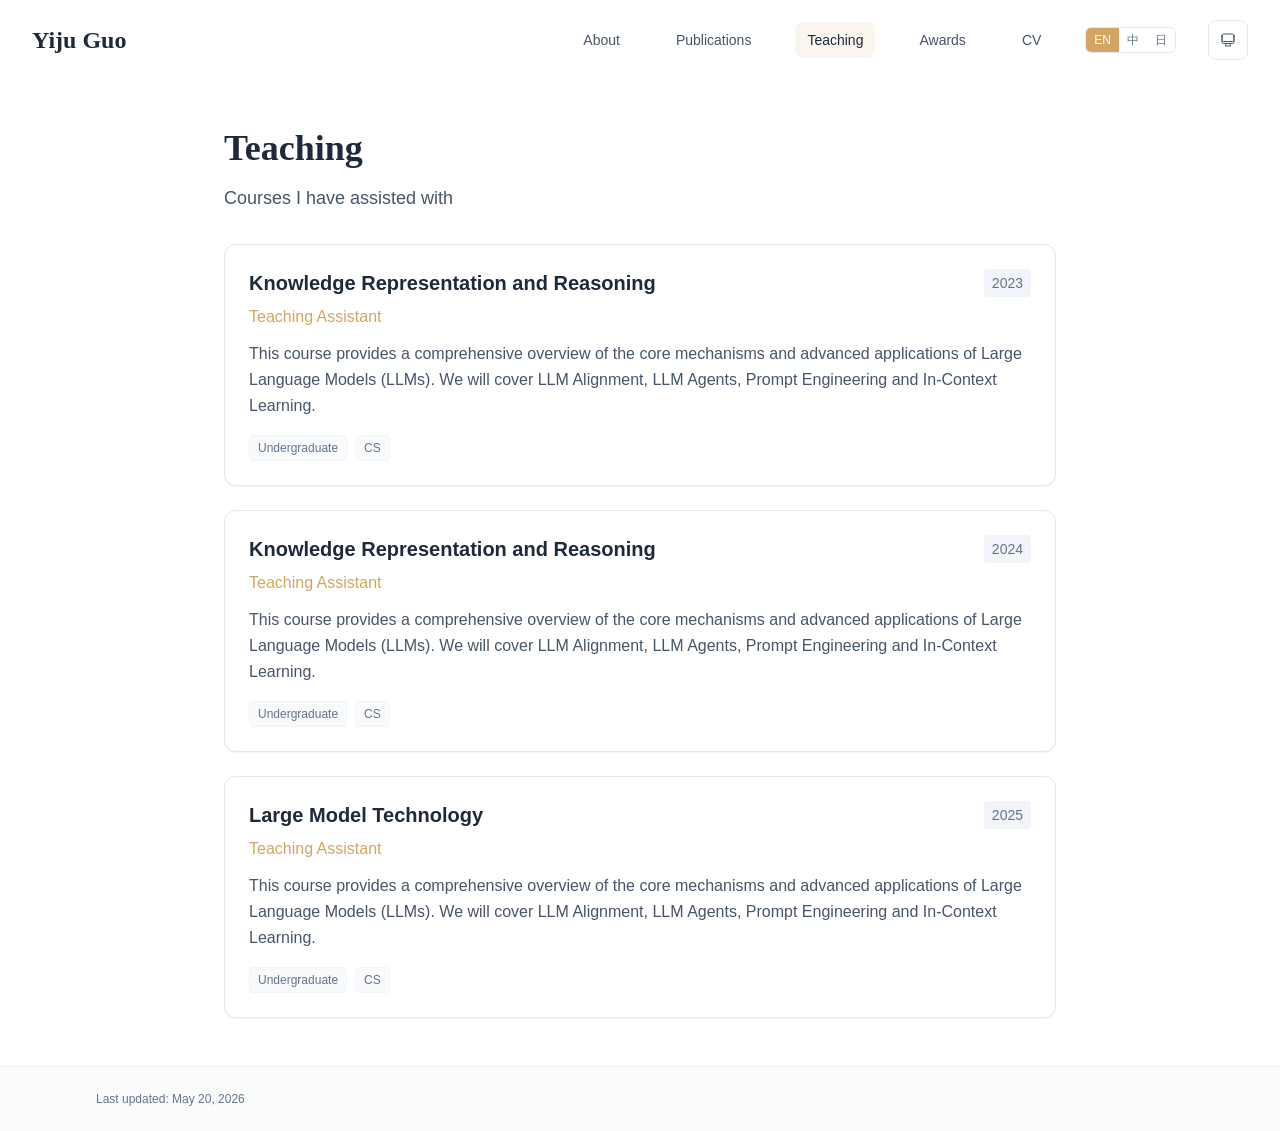
<file: teaching/index.html>
<!DOCTYPE html><html lang="en" class="scroll-smooth"><head><meta charSet="utf-8"/><meta name="viewport" content="width=device-width, initial-scale=1"/><link rel="stylesheet" href="/_next/static/css/a9b1dbf002d30e11.css" data-precedence="next"/><link rel="preload" as="script" fetchPriority="low" href="/_next/static/chunks/webpack-f0837b72ca9dfe16.js"/><script src="/_next/static/chunks/4bd1b696-70b6d399998de86a.js" async=""></script><script src="/_next/static/chunks/684-50096e198fb40285.js" async=""></script><script src="/_next/static/chunks/main-app-9eafb1322f0dab38.js" async=""></script><script src="/_next/static/chunks/843-80c0dd72312e00d1.js" async=""></script><script src="/_next/static/chunks/874-196dbf0660d69360.js" async=""></script><script src="/_next/static/chunks/388-35b34fea8c40f816.js" async=""></script><script src="/_next/static/chunks/app/layout-0a3def5a83df4b5f.js" async=""></script><script src="/_next/static/chunks/411-1079686f0fee9ff0.js" async=""></script><script src="/_next/static/chunks/589-83e6f37186a0e013.js" async=""></script><script src="/_next/static/chunks/748-3f25e68c77ceb94c.js" async=""></script><script src="/_next/static/chunks/app/%5Bslug%5D/page-a95f5928fc236106.js" async=""></script><link rel="icon" href="/favicon.svg?v=2" type="image/svg+xml"/><link rel="dns-prefetch" href="https://google-fonts.jialeliu.com"/><link rel="preconnect" href="https://google-fonts.jialeliu.com" crossorigin=""/><link rel="preload" as="style" href="https://google-fonts.jialeliu.com/css2?family=Inter:wght@300;400;500;600;700&amp;family=Crimson+Text:ital,wght@0,400;0,600;1,400&amp;display=swap"/><link rel="stylesheet" id="gfonts-css" href="https://google-fonts.jialeliu.com/css2?family=Inter:wght@300;400;500;600;700&amp;family=Crimson+Text:ital,wght@0,400;0,600;1,400&amp;display=swap" media="print"/><script>
              (function(){
                var l = document.getElementById('gfonts-css');
                if (!l) return;
                if (l.media !== 'all') {
                  l.addEventListener('load', function(){ try { l.media = 'all'; } catch(e){} });
                }
              })();
            </script><noscript><link rel="stylesheet" href="https://google-fonts.jialeliu.com/css2?family=Inter:wght@300;400;500;600;700&amp;family=Crimson+Text:ital,wght@0,400;0,600;1,400&amp;display=swap"/></noscript><script>
              try {
                const theme = localStorage.getItem('theme-storage');
                const parsed = theme ? JSON.parse(theme) : null;
                const setting = parsed?.state?.theme || 'system';
                const prefersDark = typeof window !== 'undefined' && window.matchMedia && window.matchMedia('(prefers-color-scheme: dark)').matches;
                const effective = setting === 'dark' ? 'dark' : (setting === 'light' ? 'light' : (prefersDark ? 'dark' : 'light'));
                var root = document.documentElement;
                root.classList.add(effective);
                root.setAttribute('data-theme', effective);
              } catch (e) {
                var root = document.documentElement;
                root.classList.add('light');
                root.setAttribute('data-theme', 'light');
              }
            </script><title>Teaching | Yiju Guo</title><meta name="description" content="Courses I have assisted with."/><meta name="author" content="Yiju Guo"/><meta name="keywords" content="Yiju Guo,PhD,Research,Gaoling School of Artificial Intelligence, Renmin University of China"/><meta name="creator" content="Yiju Guo"/><meta name="publisher" content="Yiju Guo"/><meta property="og:title" content="Yiju Guo"/><meta property="og:description" content="PhD student at Renmin University of China."/><meta property="og:site_name" content="Yiju Guo&#x27;s Academic Website"/><meta property="og:locale" content="en_US"/><meta property="og:type" content="website"/><meta name="twitter:card" content="summary"/><meta name="twitter:title" content="Yiju Guo"/><meta name="twitter:description" content="PhD student at Renmin University of China."/><link rel="icon" href="/favicon.svg?v=2"/><script>document.querySelectorAll('body link[rel="icon"], body link[rel="apple-touch-icon"]').forEach(el => document.head.appendChild(el))</script><script src="/_next/static/chunks/polyfills-42372ed130431b0a.js" noModule=""></script></head><body class="font-sans antialiased"><div style="visibility:hidden"><nav class="fixed top-0 left-0 right-0 z-50" data-headlessui-state=""><div class="transition-all duration-300 ease-out bg-transparent" style="transform:translateY(-100px)"><div class="max-w-7xl mx-auto px-4 sm:px-6 lg:px-8"><div class="flex justify-between items-center h-16 lg:h-20"><div class="flex-shrink-0" tabindex="0"><a class="text-xl lg:text-2xl font-serif font-semibold text-primary hover:text-accent transition-colors duration-200" href="/">Yiju Guo</a></div><div class="hidden lg:block"><div class="ml-10 flex items-center space-x-8"><div class="flex items-baseline space-x-8"><a class="relative px-3 py-2 text-sm font-medium transition-all duration-200 rounded hover:bg-accent/10 hover:shadow-sm text-neutral-600 hover:text-primary" href="/"><span class="relative z-10">About</span></a><a class="relative px-3 py-2 text-sm font-medium transition-all duration-200 rounded hover:bg-accent/10 hover:shadow-sm text-neutral-600 hover:text-primary" href="/publications/"><span class="relative z-10">Publications</span></a><a class="relative px-3 py-2 text-sm font-medium transition-all duration-200 rounded hover:bg-accent/10 hover:shadow-sm text-primary" href="/teaching/"><span class="relative z-10">Teaching</span><div class="absolute inset-0 bg-accent/10 rounded-lg"></div></a><a class="relative px-3 py-2 text-sm font-medium transition-all duration-200 rounded hover:bg-accent/10 hover:shadow-sm text-neutral-600 hover:text-primary" href="/awards/"><span class="relative z-10">Awards</span></a><a class="relative px-3 py-2 text-sm font-medium transition-all duration-200 rounded hover:bg-accent/10 hover:shadow-sm text-neutral-600 hover:text-primary" href="/cv/"><span class="relative z-10">CV</span></a></div><div class="flex rounded-md border border-neutral-200 dark:border-neutral-700 overflow-hidden"><button class="px-2 py-1 text-xs font-medium transition-colors duration-200 bg-accent text-white" aria-label="Switch to en">EN</button><button class="px-2 py-1 text-xs font-medium transition-colors duration-200 bg-white dark:bg-neutral-900 text-neutral-500 dark:text-neutral-400 hover:text-accent" aria-label="Switch to zh">中</button><button class="px-2 py-1 text-xs font-medium transition-colors duration-200 bg-white dark:bg-neutral-900 text-neutral-500 dark:text-neutral-400 hover:text-accent" aria-label="Switch to ja">日</button></div><div class="flex items-center justify-center w-10 h-10 rounded-lg border border-neutral-200 dark:border-[rgba(148,163,184,0.24)] bg-background dark:bg-neutral-800"><div class="w-4 h-4 rounded-full bg-neutral-300 animate-pulse"></div></div></div></div><div class="lg:hidden flex items-center space-x-2"><div class="flex rounded-md border border-neutral-200 dark:border-neutral-700 overflow-hidden"><button class="px-2 py-1 text-xs font-medium transition-colors duration-200 bg-accent text-white" aria-label="Switch to en">EN</button><button class="px-2 py-1 text-xs font-medium transition-colors duration-200 bg-white dark:bg-neutral-900 text-neutral-500 dark:text-neutral-400 hover:text-accent" aria-label="Switch to zh">中</button><button class="px-2 py-1 text-xs font-medium transition-colors duration-200 bg-white dark:bg-neutral-900 text-neutral-500 dark:text-neutral-400 hover:text-accent" aria-label="Switch to ja">日</button></div><div class="flex items-center justify-center w-10 h-10 rounded-lg border border-neutral-200 dark:border-[rgba(148,163,184,0.24)] bg-background dark:bg-neutral-800"><div class="w-4 h-4 rounded-full bg-neutral-300 animate-pulse"></div></div><button class="inline-flex items-center justify-center p-2 rounded-md text-neutral-600 hover:text-primary hover:bg-neutral-100 dark:hover:bg-neutral-800 focus:outline-none focus:ring-2 focus:ring-inset focus:ring-accent transition-colors duration-200" id="headlessui-disclosure-button-«R7pdb»" type="button" aria-expanded="false" data-headlessui-state=""><span class="sr-only">Open main menu</span><div><svg xmlns="http://www.w3.org/2000/svg" fill="none" viewBox="0 0 24 24" stroke-width="1.5" stroke="currentColor" aria-hidden="true" data-slot="icon" class="block h-6 w-6"><path stroke-linecap="round" stroke-linejoin="round" d="M3.75 6.75h16.5M3.75 12h16.5m-16.5 5.25h16.5"></path></svg></div></button></div></div></div></div></nav><main class="min-h-screen pt-16 lg:pt-20"><div class="max-w-4xl mx-auto px-4 sm:px-6 lg:px-8 py-12"><div style="opacity:0;transform:translateY(20px)"><div class="mb-8"><h1 class="text-4xl font-serif font-bold text-primary mb-4">Teaching</h1><p class="text-lg text-neutral-600 dark:text-neutral-500 max-w-2xl">Courses I have assisted with</p></div><div class="grid gap-6"><div class="bg-white dark:bg-neutral-900 p-6 rounded-xl shadow-sm border border-neutral-200 dark:border-neutral-800 hover:shadow-lg transition-all duration-200 hover:scale-[1.01]" style="opacity:0;transform:translateY(20px)"><div class="flex justify-between items-start mb-2"><h3 class="text-xl font-semibold text-primary">Knowledge Representation and Reasoning</h3><span class="text-sm text-neutral-500 font-medium bg-neutral-100 dark:bg-neutral-800 px-2 py-1 rounded">2023</span></div><p class="text-base text-accent font-medium mb-3">Teaching Assistant</p><p class="text-base text-neutral-600 dark:text-neutral-500 leading-relaxed">This course provides a comprehensive overview of the core mechanisms and advanced applications of Large Language Models (LLMs). We will cover LLM Alignment, LLM Agents, Prompt Engineering and In-Context Learning.</p><div class="flex flex-wrap gap-2 mt-4"><span class="text-xs text-neutral-500 bg-neutral-50 dark:bg-neutral-800/50 px-2 py-1 rounded border border-neutral-100 dark:border-neutral-800">Undergraduate</span><span class="text-xs text-neutral-500 bg-neutral-50 dark:bg-neutral-800/50 px-2 py-1 rounded border border-neutral-100 dark:border-neutral-800">CS</span></div></div><div class="bg-white dark:bg-neutral-900 p-6 rounded-xl shadow-sm border border-neutral-200 dark:border-neutral-800 hover:shadow-lg transition-all duration-200 hover:scale-[1.01]" style="opacity:0;transform:translateY(20px)"><div class="flex justify-between items-start mb-2"><h3 class="text-xl font-semibold text-primary">Knowledge Representation and Reasoning</h3><span class="text-sm text-neutral-500 font-medium bg-neutral-100 dark:bg-neutral-800 px-2 py-1 rounded">2024</span></div><p class="text-base text-accent font-medium mb-3">Teaching Assistant</p><p class="text-base text-neutral-600 dark:text-neutral-500 leading-relaxed">This course provides a comprehensive overview of the core mechanisms and advanced applications of Large Language Models (LLMs). We will cover LLM Alignment, LLM Agents, Prompt Engineering and In-Context Learning.</p><div class="flex flex-wrap gap-2 mt-4"><span class="text-xs text-neutral-500 bg-neutral-50 dark:bg-neutral-800/50 px-2 py-1 rounded border border-neutral-100 dark:border-neutral-800">Undergraduate</span><span class="text-xs text-neutral-500 bg-neutral-50 dark:bg-neutral-800/50 px-2 py-1 rounded border border-neutral-100 dark:border-neutral-800">CS</span></div></div><div class="bg-white dark:bg-neutral-900 p-6 rounded-xl shadow-sm border border-neutral-200 dark:border-neutral-800 hover:shadow-lg transition-all duration-200 hover:scale-[1.01]" style="opacity:0;transform:translateY(20px)"><div class="flex justify-between items-start mb-2"><h3 class="text-xl font-semibold text-primary">Large Model Technology</h3><span class="text-sm text-neutral-500 font-medium bg-neutral-100 dark:bg-neutral-800 px-2 py-1 rounded">2025</span></div><p class="text-base text-accent font-medium mb-3">Teaching Assistant</p><p class="text-base text-neutral-600 dark:text-neutral-500 leading-relaxed">This course provides a comprehensive overview of the core mechanisms and advanced applications of Large Language Models (LLMs). We will cover LLM Alignment, LLM Agents, Prompt Engineering and In-Context Learning.</p><div class="flex flex-wrap gap-2 mt-4"><span class="text-xs text-neutral-500 bg-neutral-50 dark:bg-neutral-800/50 px-2 py-1 rounded border border-neutral-100 dark:border-neutral-800">Undergraduate</span><span class="text-xs text-neutral-500 bg-neutral-50 dark:bg-neutral-800/50 px-2 py-1 rounded border border-neutral-100 dark:border-neutral-800">CS</span></div></div></div></div></div><!--$--><!--/$--><!--$--><!--/$--></main><footer class="border-t border-neutral-200/50 bg-neutral-50/50 dark:bg-neutral-900/50 dark:border-neutral-700/50"><div class="max-w-6xl mx-auto px-4 sm:px-6 lg:px-8 py-6"><div class="flex flex-col sm:flex-row justify-between items-center gap-2"><p class="text-xs text-neutral-500">Last updated<!-- -->: <!-- -->May 20, 2026</p></div></div></footer></div><script src="/_next/static/chunks/webpack-f0837b72ca9dfe16.js" async=""></script><script>(self.__next_f=self.__next_f||[]).push([0])</script><script>self.__next_f.push([1,"1:\"$Sreact.fragment\"\n2:I[3719,[\"843\",\"static/chunks/843-80c0dd72312e00d1.js\",\"874\",\"static/chunks/874-196dbf0660d69360.js\",\"388\",\"static/chunks/388-35b34fea8c40f816.js\",\"177\",\"static/chunks/app/layout-0a3def5a83df4b5f.js\"],\"ThemeProvider\"]\n3:I[3362,[\"843\",\"static/chunks/843-80c0dd72312e00d1.js\",\"874\",\"static/chunks/874-196dbf0660d69360.js\",\"388\",\"static/chunks/388-35b34fea8c40f816.js\",\"177\",\"static/chunks/app/layout-0a3def5a83df4b5f.js\"],\"default\"]\n4:I[7555,[],\"\"]\n5:I[1295,[],\"\"]\n6:I[2548,[\"843\",\"static/chunks/843-80c0dd72312e00d1.js\",\"874\",\"static/chunks/874-196dbf0660d69360.js\",\"388\",\"static/chunks/388-35b34fea8c40f816.js\",\"177\",\"static/chunks/app/layout-0a3def5a83df4b5f.js\"],\"default\"]\n8:I[9665,[],\"MetadataBoundary\"]\na:I[9665,[],\"OutletBoundary\"]\nd:I[4911,[],\"AsyncMetadataOutlet\"]\nf:I[9665,[],\"ViewportBoundary\"]\n11:I[6614,[],\"\"]\n:HL[\"/_next/static/css/a9b1dbf002d30e11.css\",\"style\"]\n"])</script><script>self.__next_f.push([1,"0:{\"P\":null,\"b\":\"cH-Et6wO_I1dZ1WYY9g1t\",\"p\":\"\",\"c\":[\"\",\"teaching\",\"\"],\"i\":false,\"f\":[[[\"\",{\"children\":[[\"slug\",\"teaching\",\"d\"],{\"children\":[\"__PAGE__\",{}]}]},\"$undefined\",\"$undefined\",true],[\"\",[\"$\",\"$1\",\"c\",{\"children\":[[[\"$\",\"link\",\"0\",{\"rel\":\"stylesheet\",\"href\":\"/_next/static/css/a9b1dbf002d30e11.css\",\"precedence\":\"next\",\"crossOrigin\":\"$undefined\",\"nonce\":\"$undefined\"}]],[\"$\",\"html\",null,{\"lang\":\"en\",\"className\":\"scroll-smooth\",\"suppressHydrationWarning\":true,\"children\":[[\"$\",\"head\",null,{\"children\":[[\"$\",\"link\",null,{\"rel\":\"icon\",\"href\":\"/favicon.svg?v=2\",\"type\":\"image/svg+xml\"}],[\"$\",\"link\",null,{\"rel\":\"dns-prefetch\",\"href\":\"https://google-fonts.jialeliu.com\"}],[\"$\",\"link\",null,{\"rel\":\"preconnect\",\"href\":\"https://google-fonts.jialeliu.com\",\"crossOrigin\":\"\"}],[\"$\",\"link\",null,{\"rel\":\"preload\",\"as\":\"style\",\"href\":\"https://google-fonts.jialeliu.com/css2?family=Inter:wght@300;400;500;600;700\u0026family=Crimson+Text:ital,wght@0,400;0,600;1,400\u0026display=swap\"}],[\"$\",\"link\",null,{\"rel\":\"stylesheet\",\"id\":\"gfonts-css\",\"href\":\"https://google-fonts.jialeliu.com/css2?family=Inter:wght@300;400;500;600;700\u0026family=Crimson+Text:ital,wght@0,400;0,600;1,400\u0026display=swap\",\"media\":\"print\"}],[\"$\",\"script\",null,{\"dangerouslySetInnerHTML\":{\"__html\":\"\\n              (function(){\\n                var l = document.getElementById('gfonts-css');\\n                if (!l) return;\\n                if (l.media !== 'all') {\\n                  l.addEventListener('load', function(){ try { l.media = 'all'; } catch(e){} });\\n                }\\n              })();\\n            \"}}],[\"$\",\"noscript\",null,{\"children\":[\"$\",\"link\",null,{\"rel\":\"stylesheet\",\"href\":\"https://google-fonts.jialeliu.com/css2?family=Inter:wght@300;400;500;600;700\u0026family=Crimson+Text:ital,wght@0,400;0,600;1,400\u0026display=swap\"}]}],[\"$\",\"script\",null,{\"dangerouslySetInnerHTML\":{\"__html\":\"\\n              try {\\n                const theme = localStorage.getItem('theme-storage');\\n                const parsed = theme ? JSON.parse(theme) : null;\\n                const setting = parsed?.state?.theme || 'system';\\n                const prefersDark = typeof window !== 'undefined' \u0026\u0026 window.matchMedia \u0026\u0026 window.matchMedia('(prefers-color-scheme: dark)').matches;\\n                const effective = setting === 'dark' ? 'dark' : (setting === 'light' ? 'light' : (prefersDark ? 'dark' : 'light'));\\n                var root = document.documentElement;\\n                root.classList.add(effective);\\n                root.setAttribute('data-theme', effective);\\n              } catch (e) {\\n                var root = document.documentElement;\\n                root.classList.add('light');\\n                root.setAttribute('data-theme', 'light');\\n              }\\n            \"}}]]}],[\"$\",\"body\",null,{\"className\":\"font-sans antialiased\",\"children\":[\"$\",\"$L2\",null,{\"children\":[[\"$\",\"$L3\",null,{\"items\":[{\"title\":\"About\",\"type\":\"page\",\"target\":\"about\",\"href\":\"/\"},{\"title\":\"Publications\",\"type\":\"page\",\"target\":\"publications\",\"href\":\"/publications\"},{\"title\":\"Teaching\",\"type\":\"page\",\"target\":\"teaching\",\"href\":\"/teaching\"},{\"title\":\"Awards\",\"type\":\"page\",\"target\":\"awards\",\"href\":\"/awards\"},{\"title\":\"CV\",\"type\":\"page\",\"target\":\"cv\",\"href\":\"/cv\"}],\"siteTitle\":\"Yiju Guo\",\"enableOnePageMode\":false}],[\"$\",\"main\",null,{\"className\":\"min-h-screen pt-16 lg:pt-20\",\"children\":[\"$\",\"$L4\",null,{\"parallelRouterKey\":\"children\",\"error\":\"$undefined\",\"errorStyles\":\"$undefined\",\"errorScripts\":\"$undefined\",\"template\":[\"$\",\"$L5\",null,{}],\"templateStyles\":\"$undefined\",\"templateScripts\":\"$undefined\",\"notFound\":[[[\"$\",\"title\",null,{\"children\":\"404: This page could not be found.\"}],[\"$\",\"div\",null,{\"style\":{\"fontFamily\":\"system-ui,\\\"Segoe UI\\\",Roboto,Helvetica,Arial,sans-serif,\\\"Apple Color Emoji\\\",\\\"Segoe UI Emoji\\\"\",\"height\":\"100vh\",\"textAlign\":\"center\",\"display\":\"flex\",\"flexDirection\":\"column\",\"alignItems\":\"center\",\"justifyContent\":\"center\"},\"children\":[\"$\",\"div\",null,{\"children\":[[\"$\",\"style\",null,{\"dangerouslySetInnerHTML\":{\"__html\":\"body{color:#000;background:#fff;margin:0}.next-error-h1{border-right:1px solid rgba(0,0,0,.3)}@media (prefers-color-scheme:dark){body{color:#fff;background:#000}.next-error-h1{border-right:1px solid rgba(255,255,255,.3)}}\"}}],[\"$\",\"h1\",null,{\"className\":\"next-error-h1\",\"style\":{\"display\":\"inline-block\",\"margin\":\"0 20px 0 0\",\"padding\":\"0 23px 0 0\",\"fontSize\":24,\"fontWeight\":500,\"verticalAlign\":\"top\",\"lineHeight\":\"49px\"},\"children\":404}],[\"$\",\"div\",null,{\"style\":{\"display\":\"inline-block\"},\"children\":[\"$\",\"h2\",null,{\"style\":{\"fontSize\":14,\"fontWeight\":400,\"lineHeight\":\"49px\",\"margin\":0},\"children\":\"This page could not be found.\"}]}]]}]}]],[]],\"forbidden\":\"$undefined\",\"unauthorized\":\"$undefined\"}]}],[\"$\",\"$L6\",null,{\"lastUpdated\":\"May 20, 2026\"}]]}]}]]}]]}],{\"children\":[[\"slug\",\"teaching\",\"d\"],[\"$\",\"$1\",\"c\",{\"children\":[null,[\"$\",\"$L4\",null,{\"parallelRouterKey\":\"children\",\"error\":\"$undefined\",\"errorStyles\":\"$undefined\",\"errorScripts\":\"$undefined\",\"template\":[\"$\",\"$L5\",null,{}],\"templateStyles\":\"$undefined\",\"templateScripts\":\"$undefined\",\"notFound\":\"$undefined\",\"forbidden\":\"$undefined\",\"unauthorized\":\"$undefined\"}]]}],{\"children\":[\"__PAGE__\",[\"$\",\"$1\",\"c\",{\"children\":[\"$L7\",[\"$\",\"$L8\",null,{\"children\":\"$L9\"}],null,[\"$\",\"$La\",null,{\"children\":[\"$Lb\",\"$Lc\",[\"$\",\"$Ld\",null,{\"promise\":\"$@e\"}]]}]]}],{},null,false]},null,false]},null,false],[\"$\",\"$1\",\"h\",{\"children\":[null,[\"$\",\"$1\",\"3lhpKsYK3KQvnbuJdkSXK\",{\"children\":[[\"$\",\"$Lf\",null,{\"children\":\"$L10\"}],null]}],null]}],false]],\"m\":\"$undefined\",\"G\":[\"$11\",\"$undefined\"],\"s\":false,\"S\":true}\n"])</script><script>self.__next_f.push([1,"12:\"$Sreact.suspense\"\n13:I[4911,[],\"AsyncMetadata\"]\n15:I[3684,[\"843\",\"static/chunks/843-80c0dd72312e00d1.js\",\"411\",\"static/chunks/411-1079686f0fee9ff0.js\",\"589\",\"static/chunks/589-83e6f37186a0e013.js\",\"748\",\"static/chunks/748-3f25e68c77ceb94c.js\",\"182\",\"static/chunks/app/%5Bslug%5D/page-a95f5928fc236106.js\"],\"default\"]\n9:[\"$\",\"$12\",null,{\"fallback\":null,\"children\":[\"$\",\"$L13\",null,{\"promise\":\"$@14\"}]}]\n7:[\"$\",\"div\",null,{\"className\":\"max-w-4xl mx-auto px-4 sm:px-6 lg:px-8 py-12\",\"children\":[false,false,[\"$\",\"$L15\",null,{\"config\":{\"type\":\"card\",\"title\":\"Teaching\",\"description\":\"Courses I have assisted with.\",\"items\":[{\"title\":\"Knowledge Representation and Reasoning\",\"subtitle\":\"Teaching Assistant\",\"date\":\"2023\",\"content\":\"This course provides a comprehensive overview of the core mechanisms and advanced applications of Large Language Models (LLMs). We will cover LLM Alignment, LLM Agents, Prompt Engineering and In-Context Learning.\",\"tags\":[\"Undergraduate\",\"CS\"]},{\"title\":\"Knowledge Representation and Reasoning\",\"subtitle\":\"Teaching Assistant\",\"date\":\"2024\",\"content\":\"This course provides a comprehensive overview of the core mechanisms and advanced applications of Large Language Models (LLMs). We will cover LLM Alignment, LLM Agents, Prompt Engineering and In-Context Learning.\",\"tags\":[\"Undergraduate\",\"CS\"]},{\"title\":\"Large Model Technology\",\"subtitle\":\"Teaching Assistant\",\"date\":\"2025\",\"content\":\"This course provides a comprehensive overview of the core mechanisms and advanced applications of Large Language Models (LLMs). We will cover LLM Alignment, LLM Agents, Prompt Engineering and In-Context Learning.\",\"tags\":[\"Undergraduate\",\"CS\"]}]}}],false,false]}]\n"])</script><script>self.__next_f.push([1,"c:null\n"])</script><script>self.__next_f.push([1,"10:[[\"$\",\"meta\",\"0\",{\"charSet\":\"utf-8\"}],[\"$\",\"meta\",\"1\",{\"name\":\"viewport\",\"content\":\"width=device-width, initial-scale=1\"}]]\nb:null\n"])</script><script>self.__next_f.push([1,"14:{\"metadata\":[[\"$\",\"title\",\"0\",{\"children\":\"Teaching | Yiju Guo\"}],[\"$\",\"meta\",\"1\",{\"name\":\"description\",\"content\":\"Courses I have assisted with.\"}],[\"$\",\"meta\",\"2\",{\"name\":\"author\",\"content\":\"Yiju Guo\"}],[\"$\",\"meta\",\"3\",{\"name\":\"keywords\",\"content\":\"Yiju Guo,PhD,Research,Gaoling School of Artificial Intelligence, Renmin University of China\"}],[\"$\",\"meta\",\"4\",{\"name\":\"creator\",\"content\":\"Yiju Guo\"}],[\"$\",\"meta\",\"5\",{\"name\":\"publisher\",\"content\":\"Yiju Guo\"}],[\"$\",\"meta\",\"6\",{\"property\":\"og:title\",\"content\":\"Yiju Guo\"}],[\"$\",\"meta\",\"7\",{\"property\":\"og:description\",\"content\":\"PhD student at Renmin University of China.\"}],[\"$\",\"meta\",\"8\",{\"property\":\"og:site_name\",\"content\":\"Yiju Guo's Academic Website\"}],[\"$\",\"meta\",\"9\",{\"property\":\"og:locale\",\"content\":\"en_US\"}],[\"$\",\"meta\",\"10\",{\"property\":\"og:type\",\"content\":\"website\"}],[\"$\",\"meta\",\"11\",{\"name\":\"twitter:card\",\"content\":\"summary\"}],[\"$\",\"meta\",\"12\",{\"name\":\"twitter:title\",\"content\":\"Yiju Guo\"}],[\"$\",\"meta\",\"13\",{\"name\":\"twitter:description\",\"content\":\"PhD student at Renmin University of China.\"}],[\"$\",\"link\",\"14\",{\"rel\":\"icon\",\"href\":\"/favicon.svg?v=2\"}]],\"error\":null,\"digest\":\"$undefined\"}\ne:{\"metadata\":\"$14:metadata\",\"error\":null,\"digest\":\"$undefined\"}\n"])</script></body></html>
</file>
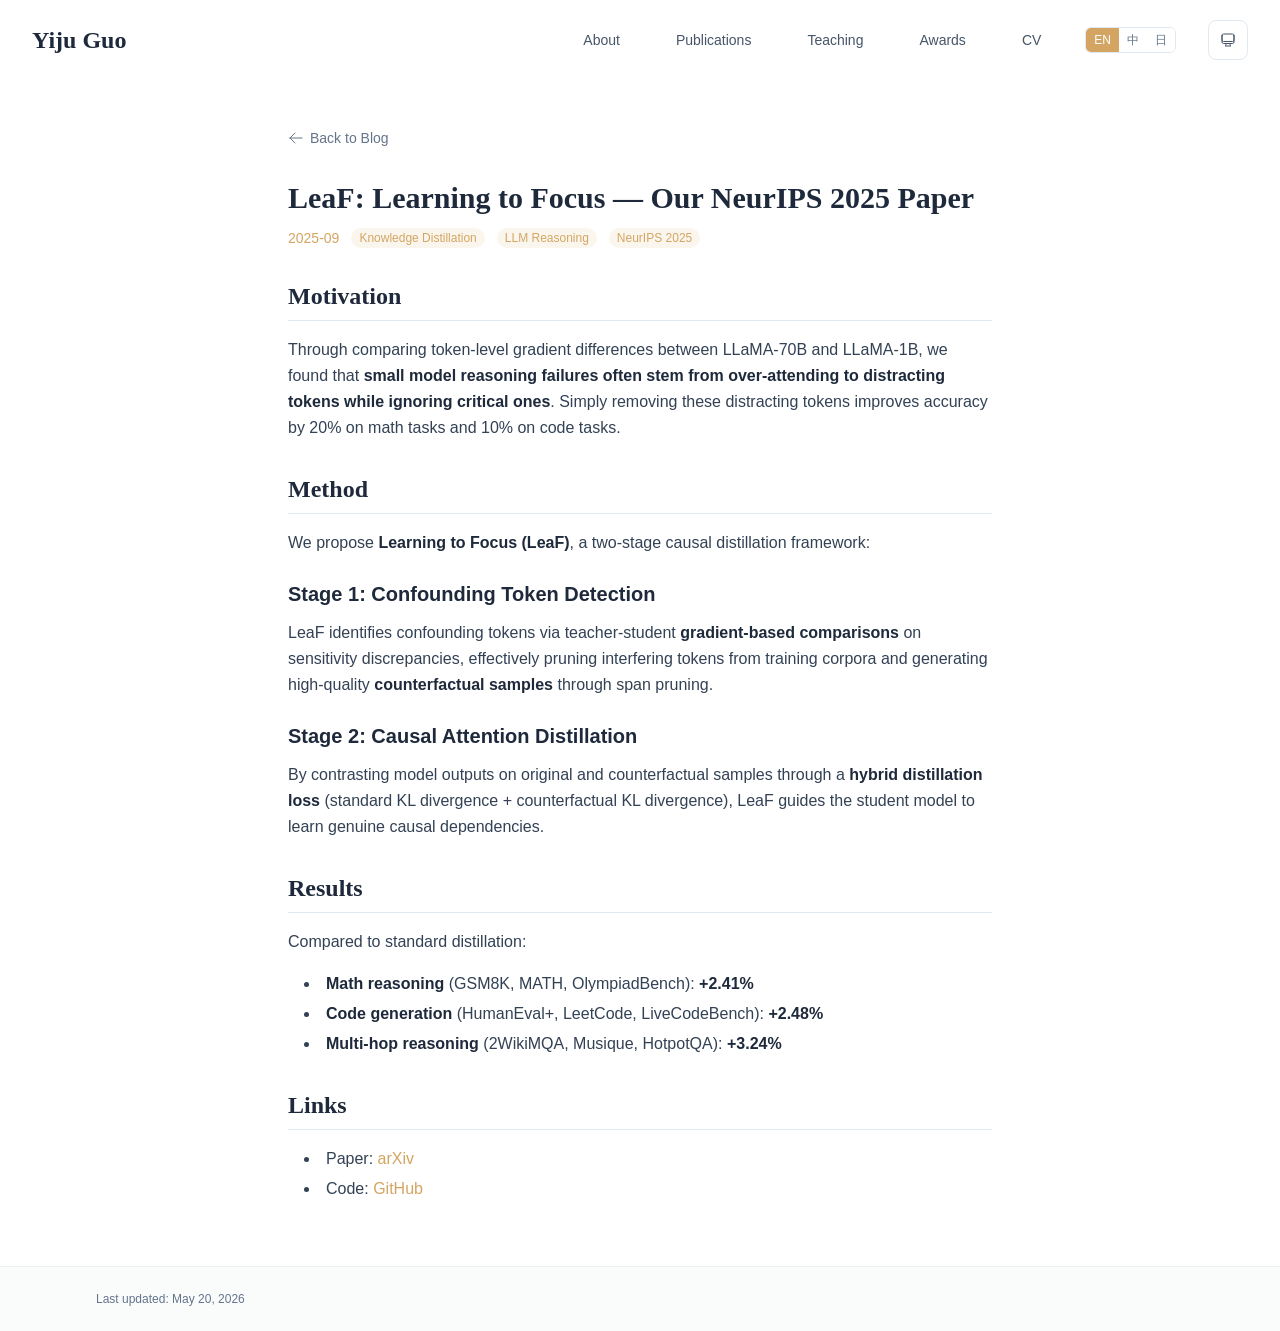
<file: blog/leaf-neurips2025/index.html>
<!DOCTYPE html><html lang="en" class="scroll-smooth"><head><meta charSet="utf-8"/><meta name="viewport" content="width=device-width, initial-scale=1"/><link rel="stylesheet" href="/_next/static/css/a9b1dbf002d30e11.css" data-precedence="next"/><link rel="preload" as="script" fetchPriority="low" href="/_next/static/chunks/webpack-f0837b72ca9dfe16.js"/><script src="/_next/static/chunks/4bd1b696-70b6d399998de86a.js" async=""></script><script src="/_next/static/chunks/684-50096e198fb40285.js" async=""></script><script src="/_next/static/chunks/main-app-9eafb1322f0dab38.js" async=""></script><script src="/_next/static/chunks/843-80c0dd72312e00d1.js" async=""></script><script src="/_next/static/chunks/874-196dbf0660d69360.js" async=""></script><script src="/_next/static/chunks/388-35b34fea8c40f816.js" async=""></script><script src="/_next/static/chunks/app/layout-0a3def5a83df4b5f.js" async=""></script><script src="/_next/static/chunks/411-1079686f0fee9ff0.js" async=""></script><script src="/_next/static/chunks/app/blog/%5BpostId%5D/page-b1c640dde04f135e.js" async=""></script><link rel="icon" href="/favicon.svg?v=2" type="image/svg+xml"/><link rel="dns-prefetch" href="https://google-fonts.jialeliu.com"/><link rel="preconnect" href="https://google-fonts.jialeliu.com" crossorigin=""/><link rel="preload" as="style" href="https://google-fonts.jialeliu.com/css2?family=Inter:wght@300;400;500;600;700&amp;family=Crimson+Text:ital,wght@0,400;0,600;1,400&amp;display=swap"/><link rel="stylesheet" id="gfonts-css" href="https://google-fonts.jialeliu.com/css2?family=Inter:wght@300;400;500;600;700&amp;family=Crimson+Text:ital,wght@0,400;0,600;1,400&amp;display=swap" media="print"/><script>
              (function(){
                var l = document.getElementById('gfonts-css');
                if (!l) return;
                if (l.media !== 'all') {
                  l.addEventListener('load', function(){ try { l.media = 'all'; } catch(e){} });
                }
              })();
            </script><noscript><link rel="stylesheet" href="https://google-fonts.jialeliu.com/css2?family=Inter:wght@300;400;500;600;700&amp;family=Crimson+Text:ital,wght@0,400;0,600;1,400&amp;display=swap"/></noscript><script>
              try {
                const theme = localStorage.getItem('theme-storage');
                const parsed = theme ? JSON.parse(theme) : null;
                const setting = parsed?.state?.theme || 'system';
                const prefersDark = typeof window !== 'undefined' && window.matchMedia && window.matchMedia('(prefers-color-scheme: dark)').matches;
                const effective = setting === 'dark' ? 'dark' : (setting === 'light' ? 'light' : (prefersDark ? 'dark' : 'light'));
                var root = document.documentElement;
                root.classList.add(effective);
                root.setAttribute('data-theme', effective);
              } catch (e) {
                var root = document.documentElement;
                root.classList.add('light');
                root.setAttribute('data-theme', 'light');
              }
            </script><title>LeaF: Learning to Focus — Our NeurIPS 2025 Paper | Yiju Guo</title><meta name="description" content="We introduce LeaF, a causal attention distillation framework that improves LLM reasoning by identifying and pruning confounding tokens via gradient-guided comparisons."/><meta name="author" content="Yiju Guo"/><meta name="keywords" content="Yiju Guo,PhD,Research,Gaoling School of Artificial Intelligence, Renmin University of China"/><meta name="creator" content="Yiju Guo"/><meta name="publisher" content="Yiju Guo"/><meta property="og:title" content="Yiju Guo"/><meta property="og:description" content="PhD student at Renmin University of China."/><meta property="og:site_name" content="Yiju Guo&#x27;s Academic Website"/><meta property="og:locale" content="en_US"/><meta property="og:type" content="website"/><meta name="twitter:card" content="summary"/><meta name="twitter:title" content="Yiju Guo"/><meta name="twitter:description" content="PhD student at Renmin University of China."/><link rel="icon" href="/favicon.svg?v=2"/><script>document.querySelectorAll('body link[rel="icon"], body link[rel="apple-touch-icon"]').forEach(el => document.head.appendChild(el))</script><script src="/_next/static/chunks/polyfills-42372ed130431b0a.js" noModule=""></script></head><body class="font-sans antialiased"><div style="visibility:hidden"><nav class="fixed top-0 left-0 right-0 z-50" data-headlessui-state=""><div class="transition-all duration-300 ease-out bg-transparent" style="transform:translateY(-100px)"><div class="max-w-7xl mx-auto px-4 sm:px-6 lg:px-8"><div class="flex justify-between items-center h-16 lg:h-20"><div class="flex-shrink-0" tabindex="0"><a class="text-xl lg:text-2xl font-serif font-semibold text-primary hover:text-accent transition-colors duration-200" href="/">Yiju Guo</a></div><div class="hidden lg:block"><div class="ml-10 flex items-center space-x-8"><div class="flex items-baseline space-x-8"><a class="relative px-3 py-2 text-sm font-medium transition-all duration-200 rounded hover:bg-accent/10 hover:shadow-sm text-neutral-600 hover:text-primary" href="/"><span class="relative z-10">About</span></a><a class="relative px-3 py-2 text-sm font-medium transition-all duration-200 rounded hover:bg-accent/10 hover:shadow-sm text-neutral-600 hover:text-primary" href="/publications/"><span class="relative z-10">Publications</span></a><a class="relative px-3 py-2 text-sm font-medium transition-all duration-200 rounded hover:bg-accent/10 hover:shadow-sm text-neutral-600 hover:text-primary" href="/teaching/"><span class="relative z-10">Teaching</span></a><a class="relative px-3 py-2 text-sm font-medium transition-all duration-200 rounded hover:bg-accent/10 hover:shadow-sm text-neutral-600 hover:text-primary" href="/awards/"><span class="relative z-10">Awards</span></a><a class="relative px-3 py-2 text-sm font-medium transition-all duration-200 rounded hover:bg-accent/10 hover:shadow-sm text-neutral-600 hover:text-primary" href="/cv/"><span class="relative z-10">CV</span></a></div><div class="flex rounded-md border border-neutral-200 dark:border-neutral-700 overflow-hidden"><button class="px-2 py-1 text-xs font-medium transition-colors duration-200 bg-accent text-white" aria-label="Switch to en">EN</button><button class="px-2 py-1 text-xs font-medium transition-colors duration-200 bg-white dark:bg-neutral-900 text-neutral-500 dark:text-neutral-400 hover:text-accent" aria-label="Switch to zh">中</button><button class="px-2 py-1 text-xs font-medium transition-colors duration-200 bg-white dark:bg-neutral-900 text-neutral-500 dark:text-neutral-400 hover:text-accent" aria-label="Switch to ja">日</button></div><div class="flex items-center justify-center w-10 h-10 rounded-lg border border-neutral-200 dark:border-[rgba(148,163,184,0.24)] bg-background dark:bg-neutral-800"><div class="w-4 h-4 rounded-full bg-neutral-300 animate-pulse"></div></div></div></div><div class="lg:hidden flex items-center space-x-2"><div class="flex rounded-md border border-neutral-200 dark:border-neutral-700 overflow-hidden"><button class="px-2 py-1 text-xs font-medium transition-colors duration-200 bg-accent text-white" aria-label="Switch to en">EN</button><button class="px-2 py-1 text-xs font-medium transition-colors duration-200 bg-white dark:bg-neutral-900 text-neutral-500 dark:text-neutral-400 hover:text-accent" aria-label="Switch to zh">中</button><button class="px-2 py-1 text-xs font-medium transition-colors duration-200 bg-white dark:bg-neutral-900 text-neutral-500 dark:text-neutral-400 hover:text-accent" aria-label="Switch to ja">日</button></div><div class="flex items-center justify-center w-10 h-10 rounded-lg border border-neutral-200 dark:border-[rgba(148,163,184,0.24)] bg-background dark:bg-neutral-800"><div class="w-4 h-4 rounded-full bg-neutral-300 animate-pulse"></div></div><button class="inline-flex items-center justify-center p-2 rounded-md text-neutral-600 hover:text-primary hover:bg-neutral-100 dark:hover:bg-neutral-800 focus:outline-none focus:ring-2 focus:ring-inset focus:ring-accent transition-colors duration-200" id="headlessui-disclosure-button-«R7pdb»" type="button" aria-expanded="false" data-headlessui-state=""><span class="sr-only">Open main menu</span><div><svg xmlns="http://www.w3.org/2000/svg" fill="none" viewBox="0 0 24 24" stroke-width="1.5" stroke="currentColor" aria-hidden="true" data-slot="icon" class="block h-6 w-6"><path stroke-linecap="round" stroke-linejoin="round" d="M3.75 6.75h16.5M3.75 12h16.5m-16.5 5.25h16.5"></path></svg></div></button></div></div></div></div></nav><main class="min-h-screen pt-16 lg:pt-20"><div class="max-w-3xl mx-auto px-4 sm:px-6 lg:px-8 py-12"><div style="opacity:0;transform:translateY(20px)"><a class="inline-flex items-center gap-1.5 text-sm text-neutral-500 hover:text-accent transition-colors duration-200 mb-8" href="/blog/"><svg xmlns="http://www.w3.org/2000/svg" fill="none" viewBox="0 0 24 24" stroke-width="1.5" stroke="currentColor" aria-hidden="true" data-slot="icon" class="h-4 w-4"><path stroke-linecap="round" stroke-linejoin="round" d="M10.5 19.5 3 12m0 0 7.5-7.5M3 12h18"></path></svg>Back to Blog</a><div class="mb-8"><h1 class="text-3xl font-serif font-bold text-primary mb-3">LeaF: Learning to Focus — Our NeurIPS 2025 Paper</h1><div class="flex items-center gap-3 flex-wrap"><span class="text-sm text-accent font-medium">2025-09</span><span class="text-xs px-2 py-0.5 rounded-full bg-accent/10 text-accent font-medium">Knowledge Distillation</span><span class="text-xs px-2 py-0.5 rounded-full bg-accent/10 text-accent font-medium">LLM Reasoning</span><span class="text-xs px-2 py-0.5 rounded-full bg-accent/10 text-accent font-medium">NeurIPS 2025</span></div></div><div class="text-neutral-700 dark:text-neutral-600 leading-relaxed"><h2 class="text-2xl font-serif font-bold text-primary mt-8 mb-4 border-b border-neutral-200 dark:border-neutral-800 pb-2">Motivation</h2>
<p class="mb-4 last:mb-0">Through comparing token-level gradient differences between LLaMA-70B and LLaMA-1B, we found that <strong class="font-semibold text-primary">small model reasoning failures often stem from over-attending to distracting tokens while ignoring critical ones</strong>. Simply removing these distracting tokens improves accuracy by 20% on math tasks and 10% on code tasks.</p>
<h2 class="text-2xl font-serif font-bold text-primary mt-8 mb-4 border-b border-neutral-200 dark:border-neutral-800 pb-2">Method</h2>
<p class="mb-4 last:mb-0">We propose <strong class="font-semibold text-primary">Learning to Focus (LeaF)</strong>, a two-stage causal distillation framework:</p>
<h3 class="text-xl font-semibold text-primary mt-6 mb-3">Stage 1: Confounding Token Detection</h3>
<p class="mb-4 last:mb-0">LeaF identifies confounding tokens via teacher-student <strong class="font-semibold text-primary">gradient-based comparisons</strong> on sensitivity discrepancies, effectively pruning interfering tokens from training corpora and generating high-quality <strong class="font-semibold text-primary">counterfactual samples</strong> through span pruning.</p>
<h3 class="text-xl font-semibold text-primary mt-6 mb-3">Stage 2: Causal Attention Distillation</h3>
<p class="mb-4 last:mb-0">By contrasting model outputs on original and counterfactual samples through a <strong class="font-semibold text-primary">hybrid distillation loss</strong> (standard KL divergence + counterfactual KL divergence), LeaF guides the student model to learn genuine causal dependencies.</p>
<h2 class="text-2xl font-serif font-bold text-primary mt-8 mb-4 border-b border-neutral-200 dark:border-neutral-800 pb-2">Results</h2>
<p class="mb-4 last:mb-0">Compared to standard distillation:</p>
<ul class="list-disc list-inside mb-4 space-y-1 ml-4">
<li class="mb-1"><strong class="font-semibold text-primary">Math reasoning</strong> (GSM8K, MATH, OlympiadBench): <strong class="font-semibold text-primary">+2.41%</strong></li>
<li class="mb-1"><strong class="font-semibold text-primary">Code generation</strong> (HumanEval+, LeetCode, LiveCodeBench): <strong class="font-semibold text-primary">+2.48%</strong></li>
<li class="mb-1"><strong class="font-semibold text-primary">Multi-hop reasoning</strong> (2WikiMQA, Musique, HotpotQA): <strong class="font-semibold text-primary">+3.24%</strong></li>
</ul>
<h2 class="text-2xl font-serif font-bold text-primary mt-8 mb-4 border-b border-neutral-200 dark:border-neutral-800 pb-2">Links</h2>
<ul class="list-disc list-inside mb-4 space-y-1 ml-4">
<li class="mb-1">Paper: <a href="https://arxiv.org/abs/2506.07851" node="[object Object]" target="_blank" rel="noopener noreferrer" class="text-accent font-medium hover:underline transition-colors">arXiv</a></li>
<li class="mb-1">Code: <a href="https://github.com/RUCBM/LeaF" node="[object Object]" target="_blank" rel="noopener noreferrer" class="text-accent font-medium hover:underline transition-colors">GitHub</a></li>
</ul></div></div></div><!--$--><!--/$--><!--$--><!--/$--></main><footer class="border-t border-neutral-200/50 bg-neutral-50/50 dark:bg-neutral-900/50 dark:border-neutral-700/50"><div class="max-w-6xl mx-auto px-4 sm:px-6 lg:px-8 py-6"><div class="flex flex-col sm:flex-row justify-between items-center gap-2"><p class="text-xs text-neutral-500">Last updated<!-- -->: <!-- -->May 20, 2026</p></div></div></footer></div><script src="/_next/static/chunks/webpack-f0837b72ca9dfe16.js" async=""></script><script>(self.__next_f=self.__next_f||[]).push([0])</script><script>self.__next_f.push([1,"1:\"$Sreact.fragment\"\n2:I[3719,[\"843\",\"static/chunks/843-80c0dd72312e00d1.js\",\"874\",\"static/chunks/874-196dbf0660d69360.js\",\"388\",\"static/chunks/388-35b34fea8c40f816.js\",\"177\",\"static/chunks/app/layout-0a3def5a83df4b5f.js\"],\"ThemeProvider\"]\n3:I[3362,[\"843\",\"static/chunks/843-80c0dd72312e00d1.js\",\"874\",\"static/chunks/874-196dbf0660d69360.js\",\"388\",\"static/chunks/388-35b34fea8c40f816.js\",\"177\",\"static/chunks/app/layout-0a3def5a83df4b5f.js\"],\"default\"]\n4:I[7555,[],\"\"]\n5:I[1295,[],\"\"]\n6:I[2548,[\"843\",\"static/chunks/843-80c0dd72312e00d1.js\",\"874\",\"static/chunks/874-196dbf0660d69360.js\",\"388\",\"static/chunks/388-35b34fea8c40f816.js\",\"177\",\"static/chunks/app/layout-0a3def5a83df4b5f.js\"],\"default\"]\n8:I[9665,[],\"MetadataBoundary\"]\na:I[9665,[],\"OutletBoundary\"]\nd:I[4911,[],\"AsyncMetadataOutlet\"]\nf:I[9665,[],\"ViewportBoundary\"]\n11:I[6614,[],\"\"]\n:HL[\"/_next/static/css/a9b1dbf002d30e11.css\",\"style\"]\n"])</script><script>self.__next_f.push([1,"0:{\"P\":null,\"b\":\"cH-Et6wO_I1dZ1WYY9g1t\",\"p\":\"\",\"c\":[\"\",\"blog\",\"leaf-neurips2025\",\"\"],\"i\":false,\"f\":[[[\"\",{\"children\":[\"blog\",{\"children\":[[\"postId\",\"leaf-neurips2025\",\"d\"],{\"children\":[\"__PAGE__\",{}]}]}]},\"$undefined\",\"$undefined\",true],[\"\",[\"$\",\"$1\",\"c\",{\"children\":[[[\"$\",\"link\",\"0\",{\"rel\":\"stylesheet\",\"href\":\"/_next/static/css/a9b1dbf002d30e11.css\",\"precedence\":\"next\",\"crossOrigin\":\"$undefined\",\"nonce\":\"$undefined\"}]],[\"$\",\"html\",null,{\"lang\":\"en\",\"className\":\"scroll-smooth\",\"suppressHydrationWarning\":true,\"children\":[[\"$\",\"head\",null,{\"children\":[[\"$\",\"link\",null,{\"rel\":\"icon\",\"href\":\"/favicon.svg?v=2\",\"type\":\"image/svg+xml\"}],[\"$\",\"link\",null,{\"rel\":\"dns-prefetch\",\"href\":\"https://google-fonts.jialeliu.com\"}],[\"$\",\"link\",null,{\"rel\":\"preconnect\",\"href\":\"https://google-fonts.jialeliu.com\",\"crossOrigin\":\"\"}],[\"$\",\"link\",null,{\"rel\":\"preload\",\"as\":\"style\",\"href\":\"https://google-fonts.jialeliu.com/css2?family=Inter:wght@300;400;500;600;700\u0026family=Crimson+Text:ital,wght@0,400;0,600;1,400\u0026display=swap\"}],[\"$\",\"link\",null,{\"rel\":\"stylesheet\",\"id\":\"gfonts-css\",\"href\":\"https://google-fonts.jialeliu.com/css2?family=Inter:wght@300;400;500;600;700\u0026family=Crimson+Text:ital,wght@0,400;0,600;1,400\u0026display=swap\",\"media\":\"print\"}],[\"$\",\"script\",null,{\"dangerouslySetInnerHTML\":{\"__html\":\"\\n              (function(){\\n                var l = document.getElementById('gfonts-css');\\n                if (!l) return;\\n                if (l.media !== 'all') {\\n                  l.addEventListener('load', function(){ try { l.media = 'all'; } catch(e){} });\\n                }\\n              })();\\n            \"}}],[\"$\",\"noscript\",null,{\"children\":[\"$\",\"link\",null,{\"rel\":\"stylesheet\",\"href\":\"https://google-fonts.jialeliu.com/css2?family=Inter:wght@300;400;500;600;700\u0026family=Crimson+Text:ital,wght@0,400;0,600;1,400\u0026display=swap\"}]}],[\"$\",\"script\",null,{\"dangerouslySetInnerHTML\":{\"__html\":\"\\n              try {\\n                const theme = localStorage.getItem('theme-storage');\\n                const parsed = theme ? JSON.parse(theme) : null;\\n                const setting = parsed?.state?.theme || 'system';\\n                const prefersDark = typeof window !== 'undefined' \u0026\u0026 window.matchMedia \u0026\u0026 window.matchMedia('(prefers-color-scheme: dark)').matches;\\n                const effective = setting === 'dark' ? 'dark' : (setting === 'light' ? 'light' : (prefersDark ? 'dark' : 'light'));\\n                var root = document.documentElement;\\n                root.classList.add(effective);\\n                root.setAttribute('data-theme', effective);\\n              } catch (e) {\\n                var root = document.documentElement;\\n                root.classList.add('light');\\n                root.setAttribute('data-theme', 'light');\\n              }\\n            \"}}]]}],[\"$\",\"body\",null,{\"className\":\"font-sans antialiased\",\"children\":[\"$\",\"$L2\",null,{\"children\":[[\"$\",\"$L3\",null,{\"items\":[{\"title\":\"About\",\"type\":\"page\",\"target\":\"about\",\"href\":\"/\"},{\"title\":\"Publications\",\"type\":\"page\",\"target\":\"publications\",\"href\":\"/publications\"},{\"title\":\"Teaching\",\"type\":\"page\",\"target\":\"teaching\",\"href\":\"/teaching\"},{\"title\":\"Awards\",\"type\":\"page\",\"target\":\"awards\",\"href\":\"/awards\"},{\"title\":\"CV\",\"type\":\"page\",\"target\":\"cv\",\"href\":\"/cv\"}],\"siteTitle\":\"Yiju Guo\",\"enableOnePageMode\":false}],[\"$\",\"main\",null,{\"className\":\"min-h-screen pt-16 lg:pt-20\",\"children\":[\"$\",\"$L4\",null,{\"parallelRouterKey\":\"children\",\"error\":\"$undefined\",\"errorStyles\":\"$undefined\",\"errorScripts\":\"$undefined\",\"template\":[\"$\",\"$L5\",null,{}],\"templateStyles\":\"$undefined\",\"templateScripts\":\"$undefined\",\"notFound\":[[[\"$\",\"title\",null,{\"children\":\"404: This page could not be found.\"}],[\"$\",\"div\",null,{\"style\":{\"fontFamily\":\"system-ui,\\\"Segoe UI\\\",Roboto,Helvetica,Arial,sans-serif,\\\"Apple Color Emoji\\\",\\\"Segoe UI Emoji\\\"\",\"height\":\"100vh\",\"textAlign\":\"center\",\"display\":\"flex\",\"flexDirection\":\"column\",\"alignItems\":\"center\",\"justifyContent\":\"center\"},\"children\":[\"$\",\"div\",null,{\"children\":[[\"$\",\"style\",null,{\"dangerouslySetInnerHTML\":{\"__html\":\"body{color:#000;background:#fff;margin:0}.next-error-h1{border-right:1px solid rgba(0,0,0,.3)}@media (prefers-color-scheme:dark){body{color:#fff;background:#000}.next-error-h1{border-right:1px solid rgba(255,255,255,.3)}}\"}}],[\"$\",\"h1\",null,{\"className\":\"next-error-h1\",\"style\":{\"display\":\"inline-block\",\"margin\":\"0 20px 0 0\",\"padding\":\"0 23px 0 0\",\"fontSize\":24,\"fontWeight\":500,\"verticalAlign\":\"top\",\"lineHeight\":\"49px\"},\"children\":404}],[\"$\",\"div\",null,{\"style\":{\"display\":\"inline-block\"},\"children\":[\"$\",\"h2\",null,{\"style\":{\"fontSize\":14,\"fontWeight\":400,\"lineHeight\":\"49px\",\"margin\":0},\"children\":\"This page could not be found.\"}]}]]}]}]],[]],\"forbidden\":\"$undefined\",\"unauthorized\":\"$undefined\"}]}],[\"$\",\"$L6\",null,{\"lastUpdated\":\"May 20, 2026\"}]]}]}]]}]]}],{\"children\":[\"blog\",[\"$\",\"$1\",\"c\",{\"children\":[null,[\"$\",\"$L4\",null,{\"parallelRouterKey\":\"children\",\"error\":\"$undefined\",\"errorStyles\":\"$undefined\",\"errorScripts\":\"$undefined\",\"template\":[\"$\",\"$L5\",null,{}],\"templateStyles\":\"$undefined\",\"templateScripts\":\"$undefined\",\"notFound\":\"$undefined\",\"forbidden\":\"$undefined\",\"unauthorized\":\"$undefined\"}]]}],{\"children\":[[\"postId\",\"leaf-neurips2025\",\"d\"],[\"$\",\"$1\",\"c\",{\"children\":[null,[\"$\",\"$L4\",null,{\"parallelRouterKey\":\"children\",\"error\":\"$undefined\",\"errorStyles\":\"$undefined\",\"errorScripts\":\"$undefined\",\"template\":[\"$\",\"$L5\",null,{}],\"templateStyles\":\"$undefined\",\"templateScripts\":\"$undefined\",\"notFound\":\"$undefined\",\"forbidden\":\"$undefined\",\"unauthorized\":\"$undefined\"}]]}],{\"children\":[\"__PAGE__\",[\"$\",\"$1\",\"c\",{\"children\":[\"$L7\",[\"$\",\"$L8\",null,{\"children\":\"$L9\"}],null,[\"$\",\"$La\",null,{\"children\":[\"$Lb\",\"$Lc\",[\"$\",\"$Ld\",null,{\"promise\":\"$@e\"}]]}]]}],{},null,false]},null,false]},null,false]},null,false],[\"$\",\"$1\",\"h\",{\"children\":[null,[\"$\",\"$1\",\"frSwv4tmIVUW4pSHW_Mwg\",{\"children\":[[\"$\",\"$Lf\",null,{\"children\":\"$L10\"}],null]}],null]}],false]],\"m\":\"$undefined\",\"G\":[\"$11\",\"$undefined\"],\"s\":false,\"S\":true}\n"])</script><script>self.__next_f.push([1,"12:\"$Sreact.suspense\"\n13:I[4911,[],\"AsyncMetadata\"]\n15:I[7620,[\"843\",\"static/chunks/843-80c0dd72312e00d1.js\",\"874\",\"static/chunks/874-196dbf0660d69360.js\",\"411\",\"static/chunks/411-1079686f0fee9ff0.js\",\"525\",\"static/chunks/app/blog/%5BpostId%5D/page-b1c640dde04f135e.js\"],\"default\"]\n9:[\"$\",\"$12\",null,{\"fallback\":null,\"children\":[\"$\",\"$L13\",null,{\"promise\":\"$@14\"}]}]\n16:T555,\n## Motivation\n\nThrough comparing token-level gradient differences between LLaMA-70B and LLaMA-1B, we found that **small model reasoning failures often stem from over-attending to distracting tokens while ignoring critical ones**. Simply removing these distracting tokens improves accuracy by 20% on math tasks and 10% on code tasks.\n\n## Method\n\nWe propose **Learning to Focus (LeaF)**, a two-stage causal distillation framework:\n\n### Stage 1: Confounding Token Detection\n\nLeaF identifies confounding tokens via teacher-student **gradient-based comparisons** on sensitivity discrepancies, effectively pruning interfering tokens from training corpora and generating high-quality **counterfactual samples** through span pruning.\n\n### Stage 2: Causal Attention Distillation\n\nBy contrasting model outputs on original and counterfactual samples through a **hybrid distillation loss** (standard KL divergence + counterfactual KL divergence), LeaF guides the student model to learn genuine causal dependencies.\n\n## Results\n\nCompared to standard distillation:\n\n- **Math reasoning** (GSM8K, MATH, OlympiadBench): **+2.41%**\n- **Code generation** (HumanEval+, LeetCode, LiveCodeBench): **+2.48%**\n- **Multi-hop reasoning** (2WikiMQA, Musique, HotpotQA): **+3.24%**\n\n## Links\n\n- Paper: [arXiv](https://arxiv.org/abs/2506.07851)\n- Code: [GitHub](https://github.com/RUCBM/LeaF)\n"])</script><script>self.__next_f.push([1,"7:[\"$\",\"div\",null,{\"className\":\"max-w-3xl mx-auto px-4 sm:px-6 lg:px-8 py-12\",\"children\":[\"$\",\"$L15\",null,{\"postData\":{\"id\":\"leaf-neurips2025\",\"en\":{\"id\":\"leaf-neurips2025\",\"title\":\"LeaF: Learning to Focus — Our NeurIPS 2025 Paper\",\"date\":\"2025-09\",\"summary\":\"We introduce LeaF, a causal attention distillation framework that improves LLM reasoning by identifying and pruning confounding tokens via gradient-guided comparisons.\",\"tags\":[\"Knowledge Distillation\",\"LLM Reasoning\",\"NeurIPS 2025\"],\"content\":\"$16\"},\"zh\":{\"id\":\"leaf-neurips2025\",\"title\":\"LeaF: Learning to Focus — NeurIPS 2025 论文介绍\",\"date\":\"2025-09\",\"summary\":\"我们提出了 LeaF，一种因果注意力蒸馏框架，通过基于梯度的比较识别和剪枝干扰词元，提升大语言模型的推理能力。\",\"tags\":[\"Knowledge Distillation\",\"LLM Reasoning\",\"NeurIPS 2025\"],\"content\":\"\\n## 研究动机\\n\\n通过对比 LLaMA-70B 与 LLaMA-1B 的 Token 级梯度差异，我们发现**小模型推理失败往往源于过度关注干扰 Token 而忽略关键 Token**。仅删除这些干扰 Token，即可在数学任务上提升 20%、代码任务上提升 10% 的准确率。\\n\\n## 方法\\n\\n我们提出了 **Learning to Focus（LeaF）**，一个两阶段因果蒸馏框架：\\n\\n### 第一阶段：干扰词元检测\\n\\nLeaF 通过教师-学生模型的**梯度比较**识别敏感性差异中的干扰词元，有效地从训练语料中剪枝干扰 Token，并通过跨度剪枝生成高质量的**反事实样本**。\\n\\n### 第二阶段：因果注意力蒸馏\\n\\n通过对比原始样本与反事实样本的模型输出，使用**混合蒸馏损失**（标准 KL 散度 + 反事实 KL 散度），引导学生模型学习真实的因果依赖关系。\\n\\n## 实验结果\\n\\n相比标准蒸馏方法：\\n\\n- **数学推理**（GSM8K、MATH、OlympiadBench）：**+2.41%**\\n- **代码生成**（HumanEval+、LeetCode、LiveCodeBench）：**+2.48%**\\n- **多跳推理**（2WikiMQA、Musique、HotpotQA）：**+3.24%**\\n\\n## 相关链接\\n\\n- 论文：[arXiv](https://arxiv.org/abs/2506.07851)\\n- 代码：[GitHub](https://github.com/RUCBM/LeaF)\\n\"},\"ja\":{\"id\":\"leaf-neurips2025\",\"title\":\"LeaF: Learning to Focus — NeurIPS 2025 採択論文\",\"date\":\"2025-09\",\"summary\":\"勾配に基づく比較により干渉トークンを識別・剪定する因果注意蒸留フレームワーク LeaF を提案。LLMの推論能力を向上。\",\"tags\":[\"Knowledge Distillation\",\"LLM Reasoning\",\"NeurIPS 2025\"],\"content\":\"\\n## 研究動機\\n\\nLLaMA-70BとLLaMA-1Bのトークンレベルの勾配差を比較した結果、**小型モデルの推論失敗は干渉トークンへの過度な注目と重要トークンの無視に起因する**ことが判明しました。これらの干渉トークンを削除するだけで、数学タスクで20%、コードタスクで10%の精度向上を達成しました。\\n\\n## 手法\\n\\n**Learning to Focus（LeaF）** を提案しました。二段階の因果蒸留フレームワークです：\\n\\n### 第一段階：干渉トークン検出\\n\\nLeaFは教師-生徒モデルの**勾配に基づく比較**により感度の差異から干渉トークンを識別し、訓練コーパスから干渉トークンを効果的に剪定。スパン剪定により高品質な**反事実サンプル**を生成します。\\n\\n### 第二段階：因果注意蒸留\\n\\n元のサンプルと反事実サンプルのモデル出力を対比し、**ハイブリッド蒸留損失**（標準KLダイバージェンス＋反事実KLダイバージェンス）を通じて、生徒モデルが真の因果依存関係を学習するよう誘導します。\\n\\n## 実験結果\\n\\n標準蒸留と比較して：\\n\\n- **数学推論**（GSM8K、MATH、OlympiadBench）：**+2.41%**\\n- **コード生成**（HumanEval+、LeetCode、LiveCodeBench）：**+2.48%**\\n- **マルチホップ推論**（2WikiMQA、Musique、HotpotQA）：**+3.24%**\\n\\n## 関連リンク\\n\\n- 論文：[arXiv](https://arxiv.org/abs/2506.07851)\\n- コード：[GitHub](https://github.com/RUCBM/LeaF)\\n\"}}}]}]\n"])</script><script>self.__next_f.push([1,"c:null\n"])</script><script>self.__next_f.push([1,"10:[[\"$\",\"meta\",\"0\",{\"charSet\":\"utf-8\"}],[\"$\",\"meta\",\"1\",{\"name\":\"viewport\",\"content\":\"width=device-width, initial-scale=1\"}]]\nb:null\n"])</script><script>self.__next_f.push([1,"14:{\"metadata\":[[\"$\",\"title\",\"0\",{\"children\":\"LeaF: Learning to Focus — Our NeurIPS 2025 Paper | Yiju Guo\"}],[\"$\",\"meta\",\"1\",{\"name\":\"description\",\"content\":\"We introduce LeaF, a causal attention distillation framework that improves LLM reasoning by identifying and pruning confounding tokens via gradient-guided comparisons.\"}],[\"$\",\"meta\",\"2\",{\"name\":\"author\",\"content\":\"Yiju Guo\"}],[\"$\",\"meta\",\"3\",{\"name\":\"keywords\",\"content\":\"Yiju Guo,PhD,Research,Gaoling School of Artificial Intelligence, Renmin University of China\"}],[\"$\",\"meta\",\"4\",{\"name\":\"creator\",\"content\":\"Yiju Guo\"}],[\"$\",\"meta\",\"5\",{\"name\":\"publisher\",\"content\":\"Yiju Guo\"}],[\"$\",\"meta\",\"6\",{\"property\":\"og:title\",\"content\":\"Yiju Guo\"}],[\"$\",\"meta\",\"7\",{\"property\":\"og:description\",\"content\":\"PhD student at Renmin University of China.\"}],[\"$\",\"meta\",\"8\",{\"property\":\"og:site_name\",\"content\":\"Yiju Guo's Academic Website\"}],[\"$\",\"meta\",\"9\",{\"property\":\"og:locale\",\"content\":\"en_US\"}],[\"$\",\"meta\",\"10\",{\"property\":\"og:type\",\"content\":\"website\"}],[\"$\",\"meta\",\"11\",{\"name\":\"twitter:card\",\"content\":\"summary\"}],[\"$\",\"meta\",\"12\",{\"name\":\"twitter:title\",\"content\":\"Yiju Guo\"}],[\"$\",\"meta\",\"13\",{\"name\":\"twitter:description\",\"content\":\"PhD student at Renmin University of China.\"}],[\"$\",\"link\",\"14\",{\"rel\":\"icon\",\"href\":\"/favicon.svg?v=2\"}]],\"error\":null,\"digest\":\"$undefined\"}\ne:{\"metadata\":\"$14:metadata\",\"error\":null,\"digest\":\"$undefined\"}\n"])</script></body></html>
</file>
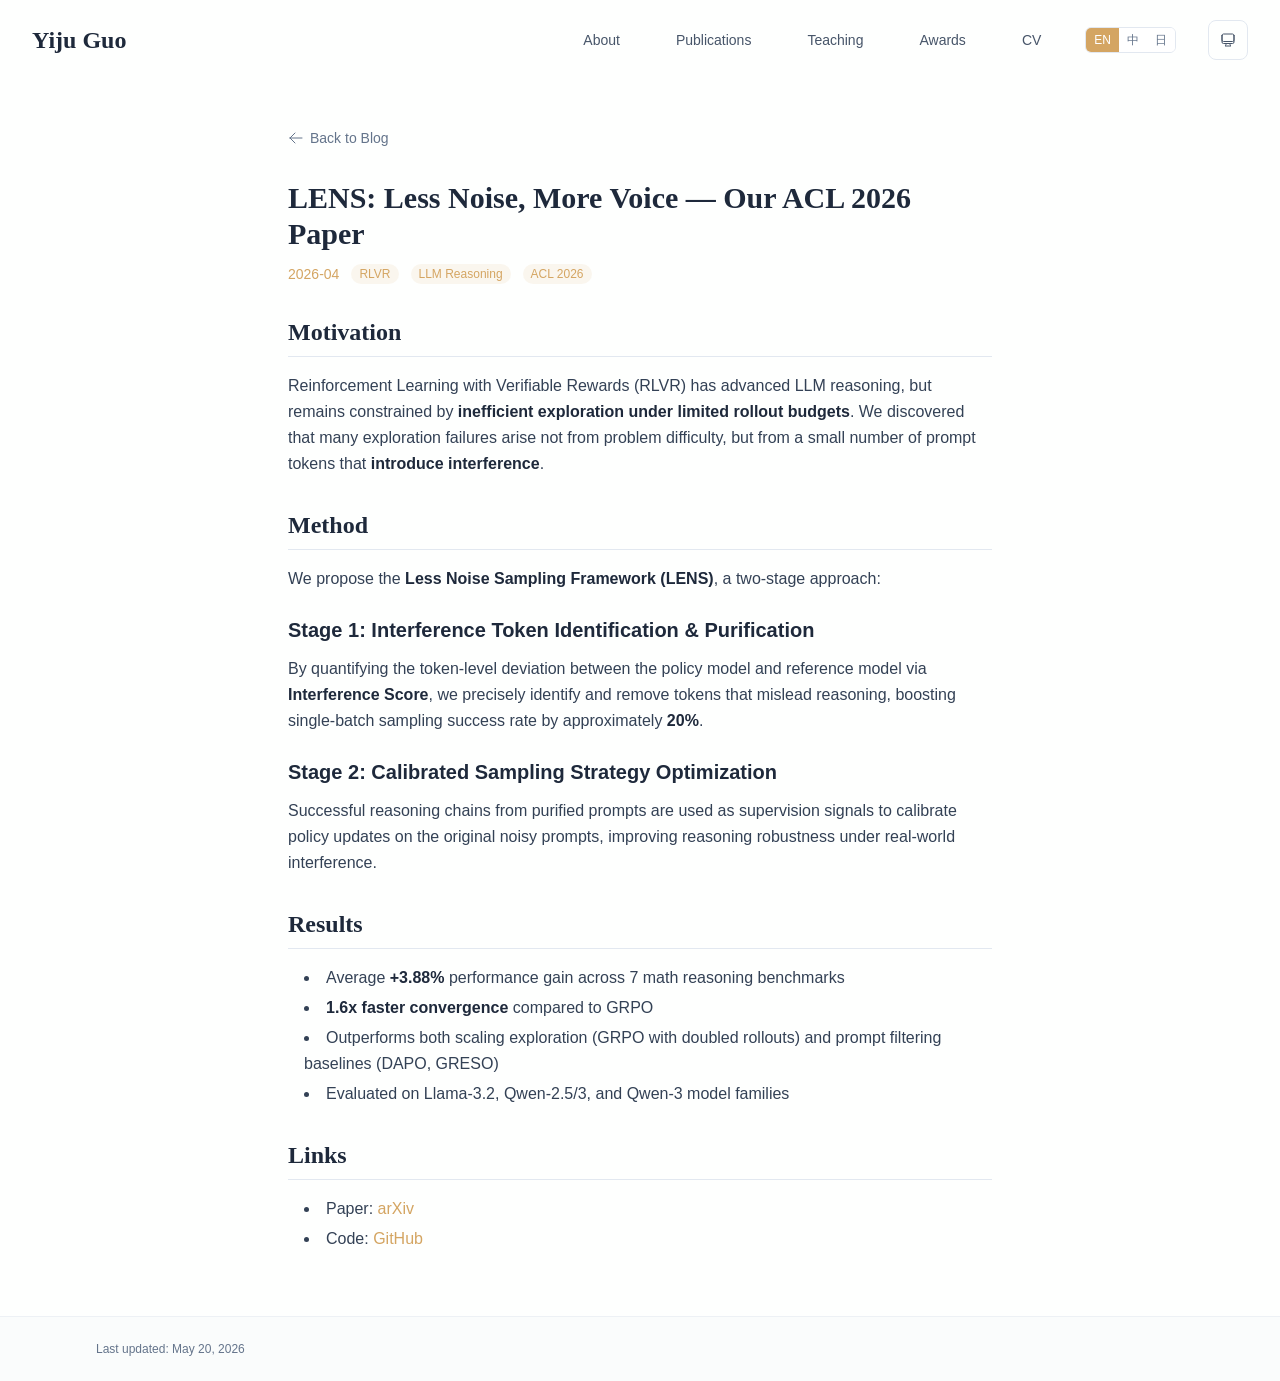
<file: blog/lens-acl2026/index.html>
<!DOCTYPE html><html lang="en" class="scroll-smooth"><head><meta charSet="utf-8"/><meta name="viewport" content="width=device-width, initial-scale=1"/><link rel="stylesheet" href="/_next/static/css/a9b1dbf002d30e11.css" data-precedence="next"/><link rel="preload" as="script" fetchPriority="low" href="/_next/static/chunks/webpack-f0837b72ca9dfe16.js"/><script src="/_next/static/chunks/4bd1b696-70b6d399998de86a.js" async=""></script><script src="/_next/static/chunks/684-50096e198fb40285.js" async=""></script><script src="/_next/static/chunks/main-app-9eafb1322f0dab38.js" async=""></script><script src="/_next/static/chunks/843-80c0dd72312e00d1.js" async=""></script><script src="/_next/static/chunks/874-196dbf0660d69360.js" async=""></script><script src="/_next/static/chunks/388-35b34fea8c40f816.js" async=""></script><script src="/_next/static/chunks/app/layout-0a3def5a83df4b5f.js" async=""></script><script src="/_next/static/chunks/411-1079686f0fee9ff0.js" async=""></script><script src="/_next/static/chunks/app/blog/%5BpostId%5D/page-b1c640dde04f135e.js" async=""></script><link rel="icon" href="/favicon.svg?v=2" type="image/svg+xml"/><link rel="dns-prefetch" href="https://google-fonts.jialeliu.com"/><link rel="preconnect" href="https://google-fonts.jialeliu.com" crossorigin=""/><link rel="preload" as="style" href="https://google-fonts.jialeliu.com/css2?family=Inter:wght@300;400;500;600;700&amp;family=Crimson+Text:ital,wght@0,400;0,600;1,400&amp;display=swap"/><link rel="stylesheet" id="gfonts-css" href="https://google-fonts.jialeliu.com/css2?family=Inter:wght@300;400;500;600;700&amp;family=Crimson+Text:ital,wght@0,400;0,600;1,400&amp;display=swap" media="print"/><script>
              (function(){
                var l = document.getElementById('gfonts-css');
                if (!l) return;
                if (l.media !== 'all') {
                  l.addEventListener('load', function(){ try { l.media = 'all'; } catch(e){} });
                }
              })();
            </script><noscript><link rel="stylesheet" href="https://google-fonts.jialeliu.com/css2?family=Inter:wght@300;400;500;600;700&amp;family=Crimson+Text:ital,wght@0,400;0,600;1,400&amp;display=swap"/></noscript><script>
              try {
                const theme = localStorage.getItem('theme-storage');
                const parsed = theme ? JSON.parse(theme) : null;
                const setting = parsed?.state?.theme || 'system';
                const prefersDark = typeof window !== 'undefined' && window.matchMedia && window.matchMedia('(prefers-color-scheme: dark)').matches;
                const effective = setting === 'dark' ? 'dark' : (setting === 'light' ? 'light' : (prefersDark ? 'dark' : 'light'));
                var root = document.documentElement;
                root.classList.add(effective);
                root.setAttribute('data-theme', effective);
              } catch (e) {
                var root = document.documentElement;
                root.classList.add('light');
                root.setAttribute('data-theme', 'light');
              }
            </script><title>LENS: Less Noise, More Voice — Our ACL 2026 Paper | Yiju Guo</title><meta name="description" content="We propose LENS, an online selective rollout framework that identifies and removes interference tokens to boost RL reasoning performance by +3.88% with 1.6x faster convergence."/><meta name="author" content="Yiju Guo"/><meta name="keywords" content="Yiju Guo,PhD,Research,Gaoling School of Artificial Intelligence, Renmin University of China"/><meta name="creator" content="Yiju Guo"/><meta name="publisher" content="Yiju Guo"/><meta property="og:title" content="Yiju Guo"/><meta property="og:description" content="PhD student at Renmin University of China."/><meta property="og:site_name" content="Yiju Guo&#x27;s Academic Website"/><meta property="og:locale" content="en_US"/><meta property="og:type" content="website"/><meta name="twitter:card" content="summary"/><meta name="twitter:title" content="Yiju Guo"/><meta name="twitter:description" content="PhD student at Renmin University of China."/><link rel="icon" href="/favicon.svg?v=2"/><script>document.querySelectorAll('body link[rel="icon"], body link[rel="apple-touch-icon"]').forEach(el => document.head.appendChild(el))</script><script src="/_next/static/chunks/polyfills-42372ed130431b0a.js" noModule=""></script></head><body class="font-sans antialiased"><div style="visibility:hidden"><nav class="fixed top-0 left-0 right-0 z-50" data-headlessui-state=""><div class="transition-all duration-300 ease-out bg-transparent" style="transform:translateY(-100px)"><div class="max-w-7xl mx-auto px-4 sm:px-6 lg:px-8"><div class="flex justify-between items-center h-16 lg:h-20"><div class="flex-shrink-0" tabindex="0"><a class="text-xl lg:text-2xl font-serif font-semibold text-primary hover:text-accent transition-colors duration-200" href="/">Yiju Guo</a></div><div class="hidden lg:block"><div class="ml-10 flex items-center space-x-8"><div class="flex items-baseline space-x-8"><a class="relative px-3 py-2 text-sm font-medium transition-all duration-200 rounded hover:bg-accent/10 hover:shadow-sm text-neutral-600 hover:text-primary" href="/"><span class="relative z-10">About</span></a><a class="relative px-3 py-2 text-sm font-medium transition-all duration-200 rounded hover:bg-accent/10 hover:shadow-sm text-neutral-600 hover:text-primary" href="/publications/"><span class="relative z-10">Publications</span></a><a class="relative px-3 py-2 text-sm font-medium transition-all duration-200 rounded hover:bg-accent/10 hover:shadow-sm text-neutral-600 hover:text-primary" href="/teaching/"><span class="relative z-10">Teaching</span></a><a class="relative px-3 py-2 text-sm font-medium transition-all duration-200 rounded hover:bg-accent/10 hover:shadow-sm text-neutral-600 hover:text-primary" href="/awards/"><span class="relative z-10">Awards</span></a><a class="relative px-3 py-2 text-sm font-medium transition-all duration-200 rounded hover:bg-accent/10 hover:shadow-sm text-neutral-600 hover:text-primary" href="/cv/"><span class="relative z-10">CV</span></a></div><div class="flex rounded-md border border-neutral-200 dark:border-neutral-700 overflow-hidden"><button class="px-2 py-1 text-xs font-medium transition-colors duration-200 bg-accent text-white" aria-label="Switch to en">EN</button><button class="px-2 py-1 text-xs font-medium transition-colors duration-200 bg-white dark:bg-neutral-900 text-neutral-500 dark:text-neutral-400 hover:text-accent" aria-label="Switch to zh">中</button><button class="px-2 py-1 text-xs font-medium transition-colors duration-200 bg-white dark:bg-neutral-900 text-neutral-500 dark:text-neutral-400 hover:text-accent" aria-label="Switch to ja">日</button></div><div class="flex items-center justify-center w-10 h-10 rounded-lg border border-neutral-200 dark:border-[rgba(148,163,184,0.24)] bg-background dark:bg-neutral-800"><div class="w-4 h-4 rounded-full bg-neutral-300 animate-pulse"></div></div></div></div><div class="lg:hidden flex items-center space-x-2"><div class="flex rounded-md border border-neutral-200 dark:border-neutral-700 overflow-hidden"><button class="px-2 py-1 text-xs font-medium transition-colors duration-200 bg-accent text-white" aria-label="Switch to en">EN</button><button class="px-2 py-1 text-xs font-medium transition-colors duration-200 bg-white dark:bg-neutral-900 text-neutral-500 dark:text-neutral-400 hover:text-accent" aria-label="Switch to zh">中</button><button class="px-2 py-1 text-xs font-medium transition-colors duration-200 bg-white dark:bg-neutral-900 text-neutral-500 dark:text-neutral-400 hover:text-accent" aria-label="Switch to ja">日</button></div><div class="flex items-center justify-center w-10 h-10 rounded-lg border border-neutral-200 dark:border-[rgba(148,163,184,0.24)] bg-background dark:bg-neutral-800"><div class="w-4 h-4 rounded-full bg-neutral-300 animate-pulse"></div></div><button class="inline-flex items-center justify-center p-2 rounded-md text-neutral-600 hover:text-primary hover:bg-neutral-100 dark:hover:bg-neutral-800 focus:outline-none focus:ring-2 focus:ring-inset focus:ring-accent transition-colors duration-200" id="headlessui-disclosure-button-«R7pdb»" type="button" aria-expanded="false" data-headlessui-state=""><span class="sr-only">Open main menu</span><div><svg xmlns="http://www.w3.org/2000/svg" fill="none" viewBox="0 0 24 24" stroke-width="1.5" stroke="currentColor" aria-hidden="true" data-slot="icon" class="block h-6 w-6"><path stroke-linecap="round" stroke-linejoin="round" d="M3.75 6.75h16.5M3.75 12h16.5m-16.5 5.25h16.5"></path></svg></div></button></div></div></div></div></nav><main class="min-h-screen pt-16 lg:pt-20"><div class="max-w-3xl mx-auto px-4 sm:px-6 lg:px-8 py-12"><div style="opacity:0;transform:translateY(20px)"><a class="inline-flex items-center gap-1.5 text-sm text-neutral-500 hover:text-accent transition-colors duration-200 mb-8" href="/blog/"><svg xmlns="http://www.w3.org/2000/svg" fill="none" viewBox="0 0 24 24" stroke-width="1.5" stroke="currentColor" aria-hidden="true" data-slot="icon" class="h-4 w-4"><path stroke-linecap="round" stroke-linejoin="round" d="M10.5 19.5 3 12m0 0 7.5-7.5M3 12h18"></path></svg>Back to Blog</a><div class="mb-8"><h1 class="text-3xl font-serif font-bold text-primary mb-3">LENS: Less Noise, More Voice — Our ACL 2026 Paper</h1><div class="flex items-center gap-3 flex-wrap"><span class="text-sm text-accent font-medium">2026-04</span><span class="text-xs px-2 py-0.5 rounded-full bg-accent/10 text-accent font-medium">RLVR</span><span class="text-xs px-2 py-0.5 rounded-full bg-accent/10 text-accent font-medium">LLM Reasoning</span><span class="text-xs px-2 py-0.5 rounded-full bg-accent/10 text-accent font-medium">ACL 2026</span></div></div><div class="text-neutral-700 dark:text-neutral-600 leading-relaxed"><h2 class="text-2xl font-serif font-bold text-primary mt-8 mb-4 border-b border-neutral-200 dark:border-neutral-800 pb-2">Motivation</h2>
<p class="mb-4 last:mb-0">Reinforcement Learning with Verifiable Rewards (RLVR) has advanced LLM reasoning, but remains constrained by <strong class="font-semibold text-primary">inefficient exploration under limited rollout budgets</strong>. We discovered that many exploration failures arise not from problem difficulty, but from a small number of prompt tokens that <strong class="font-semibold text-primary">introduce interference</strong>.</p>
<h2 class="text-2xl font-serif font-bold text-primary mt-8 mb-4 border-b border-neutral-200 dark:border-neutral-800 pb-2">Method</h2>
<p class="mb-4 last:mb-0">We propose the <strong class="font-semibold text-primary">Less Noise Sampling Framework (LENS)</strong>, a two-stage approach:</p>
<h3 class="text-xl font-semibold text-primary mt-6 mb-3">Stage 1: Interference Token Identification &amp; Purification</h3>
<p class="mb-4 last:mb-0">By quantifying the token-level deviation between the policy model and reference model via <strong class="font-semibold text-primary">Interference Score</strong>, we precisely identify and remove tokens that mislead reasoning, boosting single-batch sampling success rate by approximately <strong class="font-semibold text-primary">20%</strong>.</p>
<h3 class="text-xl font-semibold text-primary mt-6 mb-3">Stage 2: Calibrated Sampling Strategy Optimization</h3>
<p class="mb-4 last:mb-0">Successful reasoning chains from purified prompts are used as supervision signals to calibrate policy updates on the original noisy prompts, improving reasoning robustness under real-world interference.</p>
<h2 class="text-2xl font-serif font-bold text-primary mt-8 mb-4 border-b border-neutral-200 dark:border-neutral-800 pb-2">Results</h2>
<ul class="list-disc list-inside mb-4 space-y-1 ml-4">
<li class="mb-1">Average <strong class="font-semibold text-primary">+3.88%</strong> performance gain across 7 math reasoning benchmarks</li>
<li class="mb-1"><strong class="font-semibold text-primary">1.6x faster convergence</strong> compared to GRPO</li>
<li class="mb-1">Outperforms both scaling exploration (GRPO with doubled rollouts) and prompt filtering baselines (DAPO, GRESO)</li>
<li class="mb-1">Evaluated on Llama-3.2, Qwen-2.5/3, and Qwen-3 model families</li>
</ul>
<h2 class="text-2xl font-serif font-bold text-primary mt-8 mb-4 border-b border-neutral-200 dark:border-neutral-800 pb-2">Links</h2>
<ul class="list-disc list-inside mb-4 space-y-1 ml-4">
<li class="mb-1">Paper: <a href="https://arxiv.org/abs/2601.21244" node="[object Object]" target="_blank" rel="noopener noreferrer" class="text-accent font-medium hover:underline transition-colors">arXiv</a></li>
<li class="mb-1">Code: <a href="https://github.com/RUCBM/LENS" node="[object Object]" target="_blank" rel="noopener noreferrer" class="text-accent font-medium hover:underline transition-colors">GitHub</a></li>
</ul></div></div></div><!--$--><!--/$--><!--$--><!--/$--></main><footer class="border-t border-neutral-200/50 bg-neutral-50/50 dark:bg-neutral-900/50 dark:border-neutral-700/50"><div class="max-w-6xl mx-auto px-4 sm:px-6 lg:px-8 py-6"><div class="flex flex-col sm:flex-row justify-between items-center gap-2"><p class="text-xs text-neutral-500">Last updated<!-- -->: <!-- -->May 20, 2026</p></div></div></footer></div><script src="/_next/static/chunks/webpack-f0837b72ca9dfe16.js" async=""></script><script>(self.__next_f=self.__next_f||[]).push([0])</script><script>self.__next_f.push([1,"1:\"$Sreact.fragment\"\n2:I[3719,[\"843\",\"static/chunks/843-80c0dd72312e00d1.js\",\"874\",\"static/chunks/874-196dbf0660d69360.js\",\"388\",\"static/chunks/388-35b34fea8c40f816.js\",\"177\",\"static/chunks/app/layout-0a3def5a83df4b5f.js\"],\"ThemeProvider\"]\n3:I[3362,[\"843\",\"static/chunks/843-80c0dd72312e00d1.js\",\"874\",\"static/chunks/874-196dbf0660d69360.js\",\"388\",\"static/chunks/388-35b34fea8c40f816.js\",\"177\",\"static/chunks/app/layout-0a3def5a83df4b5f.js\"],\"default\"]\n4:I[7555,[],\"\"]\n5:I[1295,[],\"\"]\n6:I[2548,[\"843\",\"static/chunks/843-80c0dd72312e00d1.js\",\"874\",\"static/chunks/874-196dbf0660d69360.js\",\"388\",\"static/chunks/388-35b34fea8c40f816.js\",\"177\",\"static/chunks/app/layout-0a3def5a83df4b5f.js\"],\"default\"]\n8:I[9665,[],\"MetadataBoundary\"]\na:I[9665,[],\"OutletBoundary\"]\nd:I[4911,[],\"AsyncMetadataOutlet\"]\nf:I[9665,[],\"ViewportBoundary\"]\n11:I[6614,[],\"\"]\n:HL[\"/_next/static/css/a9b1dbf002d30e11.css\",\"style\"]\n"])</script><script>self.__next_f.push([1,"0:{\"P\":null,\"b\":\"cH-Et6wO_I1dZ1WYY9g1t\",\"p\":\"\",\"c\":[\"\",\"blog\",\"lens-acl2026\",\"\"],\"i\":false,\"f\":[[[\"\",{\"children\":[\"blog\",{\"children\":[[\"postId\",\"lens-acl2026\",\"d\"],{\"children\":[\"__PAGE__\",{}]}]}]},\"$undefined\",\"$undefined\",true],[\"\",[\"$\",\"$1\",\"c\",{\"children\":[[[\"$\",\"link\",\"0\",{\"rel\":\"stylesheet\",\"href\":\"/_next/static/css/a9b1dbf002d30e11.css\",\"precedence\":\"next\",\"crossOrigin\":\"$undefined\",\"nonce\":\"$undefined\"}]],[\"$\",\"html\",null,{\"lang\":\"en\",\"className\":\"scroll-smooth\",\"suppressHydrationWarning\":true,\"children\":[[\"$\",\"head\",null,{\"children\":[[\"$\",\"link\",null,{\"rel\":\"icon\",\"href\":\"/favicon.svg?v=2\",\"type\":\"image/svg+xml\"}],[\"$\",\"link\",null,{\"rel\":\"dns-prefetch\",\"href\":\"https://google-fonts.jialeliu.com\"}],[\"$\",\"link\",null,{\"rel\":\"preconnect\",\"href\":\"https://google-fonts.jialeliu.com\",\"crossOrigin\":\"\"}],[\"$\",\"link\",null,{\"rel\":\"preload\",\"as\":\"style\",\"href\":\"https://google-fonts.jialeliu.com/css2?family=Inter:wght@300;400;500;600;700\u0026family=Crimson+Text:ital,wght@0,400;0,600;1,400\u0026display=swap\"}],[\"$\",\"link\",null,{\"rel\":\"stylesheet\",\"id\":\"gfonts-css\",\"href\":\"https://google-fonts.jialeliu.com/css2?family=Inter:wght@300;400;500;600;700\u0026family=Crimson+Text:ital,wght@0,400;0,600;1,400\u0026display=swap\",\"media\":\"print\"}],[\"$\",\"script\",null,{\"dangerouslySetInnerHTML\":{\"__html\":\"\\n              (function(){\\n                var l = document.getElementById('gfonts-css');\\n                if (!l) return;\\n                if (l.media !== 'all') {\\n                  l.addEventListener('load', function(){ try { l.media = 'all'; } catch(e){} });\\n                }\\n              })();\\n            \"}}],[\"$\",\"noscript\",null,{\"children\":[\"$\",\"link\",null,{\"rel\":\"stylesheet\",\"href\":\"https://google-fonts.jialeliu.com/css2?family=Inter:wght@300;400;500;600;700\u0026family=Crimson+Text:ital,wght@0,400;0,600;1,400\u0026display=swap\"}]}],[\"$\",\"script\",null,{\"dangerouslySetInnerHTML\":{\"__html\":\"\\n              try {\\n                const theme = localStorage.getItem('theme-storage');\\n                const parsed = theme ? JSON.parse(theme) : null;\\n                const setting = parsed?.state?.theme || 'system';\\n                const prefersDark = typeof window !== 'undefined' \u0026\u0026 window.matchMedia \u0026\u0026 window.matchMedia('(prefers-color-scheme: dark)').matches;\\n                const effective = setting === 'dark' ? 'dark' : (setting === 'light' ? 'light' : (prefersDark ? 'dark' : 'light'));\\n                var root = document.documentElement;\\n                root.classList.add(effective);\\n                root.setAttribute('data-theme', effective);\\n              } catch (e) {\\n                var root = document.documentElement;\\n                root.classList.add('light');\\n                root.setAttribute('data-theme', 'light');\\n              }\\n            \"}}]]}],[\"$\",\"body\",null,{\"className\":\"font-sans antialiased\",\"children\":[\"$\",\"$L2\",null,{\"children\":[[\"$\",\"$L3\",null,{\"items\":[{\"title\":\"About\",\"type\":\"page\",\"target\":\"about\",\"href\":\"/\"},{\"title\":\"Publications\",\"type\":\"page\",\"target\":\"publications\",\"href\":\"/publications\"},{\"title\":\"Teaching\",\"type\":\"page\",\"target\":\"teaching\",\"href\":\"/teaching\"},{\"title\":\"Awards\",\"type\":\"page\",\"target\":\"awards\",\"href\":\"/awards\"},{\"title\":\"CV\",\"type\":\"page\",\"target\":\"cv\",\"href\":\"/cv\"}],\"siteTitle\":\"Yiju Guo\",\"enableOnePageMode\":false}],[\"$\",\"main\",null,{\"className\":\"min-h-screen pt-16 lg:pt-20\",\"children\":[\"$\",\"$L4\",null,{\"parallelRouterKey\":\"children\",\"error\":\"$undefined\",\"errorStyles\":\"$undefined\",\"errorScripts\":\"$undefined\",\"template\":[\"$\",\"$L5\",null,{}],\"templateStyles\":\"$undefined\",\"templateScripts\":\"$undefined\",\"notFound\":[[[\"$\",\"title\",null,{\"children\":\"404: This page could not be found.\"}],[\"$\",\"div\",null,{\"style\":{\"fontFamily\":\"system-ui,\\\"Segoe UI\\\",Roboto,Helvetica,Arial,sans-serif,\\\"Apple Color Emoji\\\",\\\"Segoe UI Emoji\\\"\",\"height\":\"100vh\",\"textAlign\":\"center\",\"display\":\"flex\",\"flexDirection\":\"column\",\"alignItems\":\"center\",\"justifyContent\":\"center\"},\"children\":[\"$\",\"div\",null,{\"children\":[[\"$\",\"style\",null,{\"dangerouslySetInnerHTML\":{\"__html\":\"body{color:#000;background:#fff;margin:0}.next-error-h1{border-right:1px solid rgba(0,0,0,.3)}@media (prefers-color-scheme:dark){body{color:#fff;background:#000}.next-error-h1{border-right:1px solid rgba(255,255,255,.3)}}\"}}],[\"$\",\"h1\",null,{\"className\":\"next-error-h1\",\"style\":{\"display\":\"inline-block\",\"margin\":\"0 20px 0 0\",\"padding\":\"0 23px 0 0\",\"fontSize\":24,\"fontWeight\":500,\"verticalAlign\":\"top\",\"lineHeight\":\"49px\"},\"children\":404}],[\"$\",\"div\",null,{\"style\":{\"display\":\"inline-block\"},\"children\":[\"$\",\"h2\",null,{\"style\":{\"fontSize\":14,\"fontWeight\":400,\"lineHeight\":\"49px\",\"margin\":0},\"children\":\"This page could not be found.\"}]}]]}]}]],[]],\"forbidden\":\"$undefined\",\"unauthorized\":\"$undefined\"}]}],[\"$\",\"$L6\",null,{\"lastUpdated\":\"May 20, 2026\"}]]}]}]]}]]}],{\"children\":[\"blog\",[\"$\",\"$1\",\"c\",{\"children\":[null,[\"$\",\"$L4\",null,{\"parallelRouterKey\":\"children\",\"error\":\"$undefined\",\"errorStyles\":\"$undefined\",\"errorScripts\":\"$undefined\",\"template\":[\"$\",\"$L5\",null,{}],\"templateStyles\":\"$undefined\",\"templateScripts\":\"$undefined\",\"notFound\":\"$undefined\",\"forbidden\":\"$undefined\",\"unauthorized\":\"$undefined\"}]]}],{\"children\":[[\"postId\",\"lens-acl2026\",\"d\"],[\"$\",\"$1\",\"c\",{\"children\":[null,[\"$\",\"$L4\",null,{\"parallelRouterKey\":\"children\",\"error\":\"$undefined\",\"errorStyles\":\"$undefined\",\"errorScripts\":\"$undefined\",\"template\":[\"$\",\"$L5\",null,{}],\"templateStyles\":\"$undefined\",\"templateScripts\":\"$undefined\",\"notFound\":\"$undefined\",\"forbidden\":\"$undefined\",\"unauthorized\":\"$undefined\"}]]}],{\"children\":[\"__PAGE__\",[\"$\",\"$1\",\"c\",{\"children\":[\"$L7\",[\"$\",\"$L8\",null,{\"children\":\"$L9\"}],null,[\"$\",\"$La\",null,{\"children\":[\"$Lb\",\"$Lc\",[\"$\",\"$Ld\",null,{\"promise\":\"$@e\"}]]}]]}],{},null,false]},null,false]},null,false]},null,false],[\"$\",\"$1\",\"h\",{\"children\":[null,[\"$\",\"$1\",\"Fdya3ukVmsA3eoDPo83Ht\",{\"children\":[[\"$\",\"$Lf\",null,{\"children\":\"$L10\"}],null]}],null]}],false]],\"m\":\"$undefined\",\"G\":[\"$11\",\"$undefined\"],\"s\":false,\"S\":true}\n"])</script><script>self.__next_f.push([1,"12:\"$Sreact.suspense\"\n13:I[4911,[],\"AsyncMetadata\"]\n15:I[7620,[\"843\",\"static/chunks/843-80c0dd72312e00d1.js\",\"874\",\"static/chunks/874-196dbf0660d69360.js\",\"411\",\"static/chunks/411-1079686f0fee9ff0.js\",\"525\",\"static/chunks/app/blog/%5BpostId%5D/page-b1c640dde04f135e.js\"],\"default\"]\n9:[\"$\",\"$12\",null,{\"fallback\":null,\"children\":[\"$\",\"$L13\",null,{\"promise\":\"$@14\"}]}]\n16:T58d,\n## Motivation\n\nReinforcement Learning with Verifiable Rewards (RLVR) has advanced LLM reasoning, but remains constrained by **inefficient exploration under limited rollout budgets**. We discovered that many exploration failures arise not from problem difficulty, but from a small number of prompt tokens that **introduce interference**.\n\n## Method\n\nWe propose the **Less Noise Sampling Framework (LENS)**, a two-stage approach:\n\n### Stage 1: Interference Token Identification \u0026 Purification\n\nBy quantifying the token-level deviation between the policy model and reference model via **Interference Score**, we precisely identify and remove tokens that mislead reasoning, boosting single-batch sampling success rate by approximately **20%**.\n\n### Stage 2: Calibrated Sampling Strategy Optimization\n\nSuccessful reasoning chains from purified prompts are used as supervision signals to calibrate policy updates on the original noisy prompts, improving reasoning robustness under real-world interference.\n\n## Results\n\n- Average **+3.88%** performance gain across 7 math reasoning benchmarks\n- **1.6x faster convergence** compared to GRPO\n- Outperforms both scaling exploration (GRPO with doubled rollouts) and prompt filtering baselines (DAPO, GRESO)\n- Evaluated on Llama-3.2, Qwen-2.5/3, and Qwen-3 model families\n\n## Links\n\n- Paper: [arXiv](https://arxiv.org/abs/2601.21244)\n- Code: [GitHub](https://github.com/RUCBM/LENS)\n"])</script><script>self.__next_f.push([1,"7:[\"$\",\"div\",null,{\"className\":\"max-w-3xl mx-auto px-4 sm:px-6 lg:px-8 py-12\",\"children\":[\"$\",\"$L15\",null,{\"postData\":{\"id\":\"lens-acl2026\",\"en\":{\"id\":\"lens-acl2026\",\"title\":\"LENS: Less Noise, More Voice — Our ACL 2026 Paper\",\"date\":\"2026-04\",\"summary\":\"We propose LENS, an online selective rollout framework that identifies and removes interference tokens to boost RL reasoning performance by +3.88% with 1.6x faster convergence.\",\"tags\":[\"RLVR\",\"LLM Reasoning\",\"ACL 2026\"],\"content\":\"$16\"},\"zh\":{\"id\":\"lens-acl2026\",\"title\":\"LENS: Less Noise, More Voice — ACL 2026 论文介绍\",\"date\":\"2026-04\",\"summary\":\"我们提出了 LENS，一种在线选择性采样框架，通过识别和去除干扰词元，将强化学习推理性能提升 +3.88%，收敛速度加快 1.6 倍。\",\"tags\":[\"RLVR\",\"LLM Reasoning\",\"ACL 2026\"],\"content\":\"\\n## 研究动机\\n\\n基于可验证奖励的强化学习（RLVR）推动了大语言模型推理能力的发展，但在有限的采样预算下仍然受制于**低效的探索**。我们发现，许多探索失败并非源于题目难度，而是提示词中存在极少量的**干扰词元误导了推理方向**。\\n\\n## 方法\\n\\n我们提出了 **Less Noise Sampling Framework（LENS）**，一个两阶段的方法：\\n\\n### 第一阶段：干扰词元识别与净化\\n\\n通过量化策略模型与参考模型之间的 Token 级偏差（**Interference Score**），精准识别并去除误导推理的词元，将单批次采样成功率提升约 **20%**。\\n\\n### 第二阶段：校准采样策略优化\\n\\n将净化后提示词下的成功推理链作为监督信号，校准原始噪声提示词下的策略更新，提升真实场景中对指令干扰的推理鲁棒性。\\n\\n## 实验结果\\n\\n- 在 7 个数学推理基准测试中平均性能提升 **+3.88%**\\n- 相比 GRPO 实现 **1.6 倍收敛加速**\\n- 优于扩大探索量的 GRPO（双倍采样）和提示过滤基线方法（DAPO、GRESO）\\n- 在 Llama-3.2、Qwen-2.5/3 和 Qwen-3 模型系列上验证\\n\\n## 相关链接\\n\\n- 论文：[arXiv](https://arxiv.org/abs/2601.21244)\\n- 代码：[GitHub](https://github.com/RUCBM/LENS)\\n\"},\"ja\":{\"id\":\"lens-acl2026\",\"title\":\"LENS: Less Noise, More Voice — ACL 2026 採択論文\",\"date\":\"2026-04\",\"summary\":\"干渉トークンを識別・除去するオンライン選択的ロールアウトフレームワーク LENS を提案。RL推論性能を +3.88% 向上、収束速度を 1.6 倍に加速。\",\"tags\":[\"RLVR\",\"LLM Reasoning\",\"ACL 2026\"],\"content\":\"\\n## 研究動機\\n\\n検証可能な報酬に基づく強化学習（RLVR）はLLMの推論能力を向上させましたが、限られたロールアウト予算下での**非効率な探索**に制約されています。多くの探索失敗は問題の難易度ではなく、プロンプト中のごく少数の**干渉トークンが推論方向を偏向させる**ことに起因することを発見しました。\\n\\n## 手法\\n\\n**Less Noise Sampling Framework（LENS）** を提案しました。二段階のアプローチです：\\n\\n### 第一段階：干渉トークンの識別と浄化\\n\\nポリシーモデルと参照モデル間のトークンレベルの偏差（**Interference Score**）を定量化し、推論を誤導するトークンを精密に識別・除去。単一バッチのサンプリング成功率を約 **20%** 向上させました。\\n\\n### 第二段階：キャリブレーションサンプリング戦略の最適化\\n\\n浄化されたプロンプトから得られた成功推論チェーンを監督信号として使用し、元のノイズプロンプト下でのポリシー更新をキャリブレーション。実環境における干渉下での推論ロバスト性を向上させました。\\n\\n## 実験結果\\n\\n- 7つの数学推論ベンチマークで平均 **+3.88%** の性能向上\\n- GRPOと比較して **1.6倍の収束加速**\\n- 探索量拡大のGRPO（2倍ロールアウト）およびプロンプトフィルタリングベースライン（DAPO、GRESO）を上回る性能\\n- Llama-3.2、Qwen-2.5/3、Qwen-3モデルファミリーで検証\\n\\n## 関連リンク\\n\\n- 論文：[arXiv](https://arxiv.org/abs/2601.21244)\\n- コード：[GitHub](https://github.com/RUCBM/LENS)\\n\"}}}]}]\n"])</script><script>self.__next_f.push([1,"c:null\n"])</script><script>self.__next_f.push([1,"10:[[\"$\",\"meta\",\"0\",{\"charSet\":\"utf-8\"}],[\"$\",\"meta\",\"1\",{\"name\":\"viewport\",\"content\":\"width=device-width, initial-scale=1\"}]]\nb:null\n"])</script><script>self.__next_f.push([1,"14:{\"metadata\":[[\"$\",\"title\",\"0\",{\"children\":\"LENS: Less Noise, More Voice — Our ACL 2026 Paper | Yiju Guo\"}],[\"$\",\"meta\",\"1\",{\"name\":\"description\",\"content\":\"We propose LENS, an online selective rollout framework that identifies and removes interference tokens to boost RL reasoning performance by +3.88% with 1.6x faster convergence.\"}],[\"$\",\"meta\",\"2\",{\"name\":\"author\",\"content\":\"Yiju Guo\"}],[\"$\",\"meta\",\"3\",{\"name\":\"keywords\",\"content\":\"Yiju Guo,PhD,Research,Gaoling School of Artificial Intelligence, Renmin University of China\"}],[\"$\",\"meta\",\"4\",{\"name\":\"creator\",\"content\":\"Yiju Guo\"}],[\"$\",\"meta\",\"5\",{\"name\":\"publisher\",\"content\":\"Yiju Guo\"}],[\"$\",\"meta\",\"6\",{\"property\":\"og:title\",\"content\":\"Yiju Guo\"}],[\"$\",\"meta\",\"7\",{\"property\":\"og:description\",\"content\":\"PhD student at Renmin University of China.\"}],[\"$\",\"meta\",\"8\",{\"property\":\"og:site_name\",\"content\":\"Yiju Guo's Academic Website\"}],[\"$\",\"meta\",\"9\",{\"property\":\"og:locale\",\"content\":\"en_US\"}],[\"$\",\"meta\",\"10\",{\"property\":\"og:type\",\"content\":\"website\"}],[\"$\",\"meta\",\"11\",{\"name\":\"twitter:card\",\"content\":\"summary\"}],[\"$\",\"meta\",\"12\",{\"name\":\"twitter:title\",\"content\":\"Yiju Guo\"}],[\"$\",\"meta\",\"13\",{\"name\":\"twitter:description\",\"content\":\"PhD student at Renmin University of China.\"}],[\"$\",\"link\",\"14\",{\"rel\":\"icon\",\"href\":\"/favicon.svg?v=2\"}]],\"error\":null,\"digest\":\"$undefined\"}\ne:{\"metadata\":\"$14:metadata\",\"error\":null,\"digest\":\"$undefined\"}\n"])</script></body></html>
</file>
<file: _next/static/css/a9b1dbf002d30e11.css>
/*! tailwindcss v4.2.4 | MIT License | https://tailwindcss.com */@layer properties{@supports (((-webkit-hyphens:none)) and (not (margin-trim:inline))) or ((-moz-orient:inline) and (not (color:rgb(from red r g b)))){*,::backdrop,:after,:before{--tw-translate-x:0;--tw-translate-y:0;--tw-translate-z:0;--tw-rotate-x:initial;--tw-rotate-y:initial;--tw-rotate-z:initial;--tw-skew-x:initial;--tw-skew-y:initial;--tw-space-y-reverse:0;--tw-space-x-reverse:0;--tw-border-style:solid;--tw-leading:initial;--tw-font-weight:initial;--tw-shadow:0 0 #0000;--tw-shadow-color:initial;--tw-shadow-alpha:100%;--tw-inset-shadow:0 0 #0000;--tw-inset-shadow-color:initial;--tw-inset-shadow-alpha:100%;--tw-ring-color:initial;--tw-ring-shadow:0 0 #0000;--tw-inset-ring-color:initial;--tw-inset-ring-shadow:0 0 #0000;--tw-ring-inset:initial;--tw-ring-offset-width:0px;--tw-ring-offset-color:#fff;--tw-ring-offset-shadow:0 0 #0000;--tw-outline-style:solid;--tw-blur:initial;--tw-brightness:initial;--tw-contrast:initial;--tw-grayscale:initial;--tw-hue-rotate:initial;--tw-invert:initial;--tw-opacity:initial;--tw-saturate:initial;--tw-sepia:initial;--tw-drop-shadow:initial;--tw-drop-shadow-color:initial;--tw-drop-shadow-alpha:100%;--tw-drop-shadow-size:initial;--tw-backdrop-blur:initial;--tw-backdrop-brightness:initial;--tw-backdrop-contrast:initial;--tw-backdrop-grayscale:initial;--tw-backdrop-hue-rotate:initial;--tw-backdrop-invert:initial;--tw-backdrop-opacity:initial;--tw-backdrop-saturate:initial;--tw-backdrop-sepia:initial;--tw-duration:initial;--tw-ease:initial;--tw-scale-x:1;--tw-scale-y:1;--tw-scale-z:1}}}@layer theme{:host,:root{--font-sans:"Inter",-apple-system,BlinkMacSystemFont,"Segoe UI",Roboto,sans-serif;--color-red-50:oklch(97.1% .013 17.38);--color-red-400:oklch(70.4% .191 22.216);--color-red-600:oklch(57.7% .245 27.325);--color-red-900:oklch(39.6% .141 25.723);--color-white:#fff;--spacing:.25rem;--container-2xl:42rem;--container-3xl:48rem;--container-4xl:56rem;--container-6xl:72rem;--container-7xl:80rem;--text-xs:.75rem;--text-xs--line-height:calc(1 / .75);--text-sm:.875rem;--text-sm--line-height:calc(1.25 / .875);--text-base:1rem;--text-base--line-height:calc(1.5 / 1);--text-lg:1.125rem;--text-lg--line-height:calc(1.75 / 1.125);--text-xl:1.25rem;--text-xl--line-height:calc(1.75 / 1.25);--text-2xl:1.5rem;--text-2xl--line-height:calc(2 / 1.5);--text-3xl:1.875rem;--text-3xl--line-height:calc(2.25 / 1.875);--text-4xl:2.25rem;--text-4xl--line-height:calc(2.5 / 2.25);--font-weight-medium:500;--font-weight-semibold:600;--font-weight-bold:700;--leading-tight:1.25;--leading-relaxed:1.625;--radius-sm:.25rem;--radius-md:.375rem;--radius-lg:.5rem;--radius-xl:.75rem;--radius-2xl:1rem;--drop-shadow-sm:0 1px 2px #00000026;--ease-out:cubic-bezier(0,0,.2,1);--animate-pulse:pulse 2s cubic-bezier(.4,0,.6,1) infinite;--blur-xl:24px;--aspect-video:16/9;--default-transition-duration:.15s;--default-transition-timing-function:cubic-bezier(.4,0,.2,1);--default-font-family:"Inter",-apple-system,BlinkMacSystemFont,"Segoe UI",Roboto,sans-serif;--default-mono-font-family:"SF Mono",Monaco,"Cascadia Code","Roboto Mono",Consolas,"Courier New",monospace;--line-height-normal:1.5;--shadow-glass:0 8px 32px 0 #1f26875e}}@layer base{*,::backdrop,:after,:before{box-sizing:border-box;border:0 solid;margin:0;padding:0}::file-selector-button{box-sizing:border-box;border:0 solid;margin:0;padding:0}:host,html{-webkit-text-size-adjust:100%;tab-size:4;line-height:1.5;font-family:var(--default-font-family,ui-sans-serif,system-ui,sans-serif,"Apple Color Emoji","Segoe UI Emoji","Segoe UI Symbol","Noto Color Emoji");font-feature-settings:var(--default-font-feature-settings,normal);font-variation-settings:var(--default-font-variation-settings,normal);-webkit-tap-highlight-color:transparent}hr{height:0;color:inherit;border-top-width:1px}abbr:where([title]){-webkit-text-decoration:underline dotted;text-decoration:underline dotted}h1,h2,h3,h4,h5,h6{font-size:inherit;font-weight:inherit}a{color:inherit;-webkit-text-decoration:inherit;text-decoration:inherit}b,strong{font-weight:bolder}code,kbd,pre,samp{font-family:var(--default-mono-font-family,ui-monospace,SFMono-Regular,Menlo,Monaco,Consolas,"Liberation Mono","Courier New",monospace);font-feature-settings:var(--default-mono-font-feature-settings,normal);font-variation-settings:var(--default-mono-font-variation-settings,normal);font-size:1em}small{font-size:80%}sub,sup{vertical-align:baseline;font-size:75%;line-height:0;position:relative}sub{bottom:-.25em}sup{top:-.5em}table{text-indent:0;border-color:inherit;border-collapse:collapse}:-moz-focusring{outline:auto}progress{vertical-align:baseline}summary{display:list-item}menu,ol,ul{list-style:none}audio,canvas,embed,iframe,img,object,svg,video{vertical-align:middle;display:block}img,video{max-width:100%;height:auto}button,input,optgroup,select,textarea{font:inherit;font-feature-settings:inherit;font-variation-settings:inherit;letter-spacing:inherit;color:inherit;opacity:1;background-color:#0000;border-radius:0}::file-selector-button{font:inherit;font-feature-settings:inherit;font-variation-settings:inherit;letter-spacing:inherit;color:inherit;opacity:1;background-color:#0000;border-radius:0}:where(select:is([multiple],[size])) optgroup{font-weight:bolder}:where(select:is([multiple],[size])) optgroup option{padding-inline-start:20px}::file-selector-button{margin-inline-end:4px}::placeholder{opacity:1}@supports (not ((-webkit-appearance:-apple-pay-button))) or (contain-intrinsic-size:1px){::placeholder{color:currentColor}@supports (color:color-mix(in lab,red,red)){::placeholder{color:color-mix(in oklab,currentcolor 50%,transparent)}}}textarea{resize:vertical}::-webkit-search-decoration{-webkit-appearance:none}::-webkit-date-and-time-value{min-height:1lh;text-align:inherit}::-webkit-datetime-edit{display:inline-flex}::-webkit-datetime-edit-fields-wrapper{padding:0}::-webkit-datetime-edit,::-webkit-datetime-edit-year-field{padding-block:0}::-webkit-datetime-edit-day-field,::-webkit-datetime-edit-month-field{padding-block:0}::-webkit-datetime-edit-hour-field,::-webkit-datetime-edit-minute-field{padding-block:0}::-webkit-datetime-edit-millisecond-field,::-webkit-datetime-edit-second-field{padding-block:0}::-webkit-datetime-edit-meridiem-field{padding-block:0}::-webkit-calendar-picker-indicator{line-height:1}:-moz-ui-invalid{box-shadow:none}button,input:where([type=button],[type=reset],[type=submit]){appearance:button}::file-selector-button{appearance:button}::-webkit-inner-spin-button,::-webkit-outer-spin-button{height:auto}[hidden]:where(:not([hidden=until-found])){display:none!important}}@layer components;@layer utilities{.pointer-events-none{pointer-events:none}.visible{visibility:visible}.sr-only{clip-path:inset(50%);white-space:nowrap;border-width:0;width:1px;height:1px;margin:-1px;padding:0;overflow:hidden}.absolute,.sr-only{position:absolute}.fixed{position:fixed}.relative{position:relative}.static{position:static}.sticky{position:sticky}.inset-0{inset:calc(var(--spacing) * 0)}.start{inset-inline-start:var(--spacing)}.end{inset-inline-end:var(--spacing)}.-top-4{top:calc(var(--spacing) * -4)}.top-0{top:calc(var(--spacing) * 0)}.top-1\/2{top:50%}.top-2{top:calc(var(--spacing) * 2)}.top-8{top:calc(var(--spacing) * 8)}.top-full{top:100%}.-right-4{right:calc(var(--spacing) * -4)}.right-0{right:calc(var(--spacing) * 0)}.right-2{right:calc(var(--spacing) * 2)}.-bottom-4{bottom:calc(var(--spacing) * -4)}.-left-4{left:calc(var(--spacing) * -4)}.left-0{left:calc(var(--spacing) * 0)}.left-1\/2{left:50%}.left-3{left:calc(var(--spacing) * 3)}.z-10{z-index:10}.z-20{z-index:20}.z-40{z-index:40}.z-50{z-index:50}.m-5{margin:calc(var(--spacing) * 5)}.mx-auto{margin-inline:auto}.my-4{margin-block:calc(var(--spacing) * 4)}.mt-0\.5{margin-top:calc(var(--spacing) * .5)}.mt-1{margin-top:calc(var(--spacing) * 1)}.mt-2{margin-top:calc(var(--spacing) * 2)}.mt-4{margin-top:calc(var(--spacing) * 4)}.mt-6{margin-top:calc(var(--spacing) * 6)}.mt-8{margin-top:calc(var(--spacing) * 8)}.mt-auto{margin-top:auto}.mr-1{margin-right:calc(var(--spacing) * 1)}.mr-1\.5{margin-right:calc(var(--spacing) * 1.5)}.mr-2{margin-right:calc(var(--spacing) * 2)}.mb-1{margin-bottom:calc(var(--spacing) * 1)}.mb-2{margin-bottom:calc(var(--spacing) * 2)}.mb-3{margin-bottom:calc(var(--spacing) * 3)}.mb-4{margin-bottom:calc(var(--spacing) * 4)}.mb-6{margin-bottom:calc(var(--spacing) * 6)}.mb-8{margin-bottom:calc(var(--spacing) * 8)}.mb-12{margin-bottom:calc(var(--spacing) * 12)}.ml-0{margin-left:calc(var(--spacing) * 0)}.ml-4{margin-left:calc(var(--spacing) * 4)}.ml-10{margin-left:calc(var(--spacing) * 10)}.line-clamp-2{-webkit-line-clamp:2}.line-clamp-2,.line-clamp-3{-webkit-box-orient:vertical;display:-webkit-box;overflow:hidden}.line-clamp-3{-webkit-line-clamp:3}.block{display:block}.contents{display:contents}.flex{display:flex}.grid{display:grid}.hidden{display:none}.inline-flex{display:inline-flex}.aspect-video{aspect-ratio:var(--aspect-video)}.h-0{height:calc(var(--spacing) * 0)}.h-2\.5{height:calc(var(--spacing) * 2.5)}.h-3{height:calc(var(--spacing) * 3)}.h-3\.5{height:calc(var(--spacing) * 3.5)}.h-4{height:calc(var(--spacing) * 4)}.h-5{height:calc(var(--spacing) * 5)}.h-6{height:calc(var(--spacing) * 6)}.h-7{height:calc(var(--spacing) * 7)}.h-10{height:calc(var(--spacing) * 10)}.h-16{height:calc(var(--spacing) * 16)}.h-20{height:calc(var(--spacing) * 20)}.h-64{height:calc(var(--spacing) * 64)}.h-full{height:100%}.min-h-screen{min-height:100vh}.w-0{width:calc(var(--spacing) * 0)}.w-2\.5{width:calc(var(--spacing) * 2.5)}.w-3{width:calc(var(--spacing) * 3)}.w-3\.5{width:calc(var(--spacing) * 3.5)}.w-4{width:calc(var(--spacing) * 4)}.w-5{width:calc(var(--spacing) * 5)}.w-6{width:calc(var(--spacing) * 6)}.w-7{width:calc(var(--spacing) * 7)}.w-10{width:calc(var(--spacing) * 10)}.w-16{width:calc(var(--spacing) * 16)}.w-20{width:calc(var(--spacing) * 20)}.w-32{width:calc(var(--spacing) * 32)}.w-64{width:calc(var(--spacing) * 64)}.w-full{width:100%}.max-w-2xl{max-width:var(--container-2xl)}.max-w-3xl{max-width:var(--container-3xl)}.max-w-4xl{max-width:var(--container-4xl)}.max-w-6xl{max-width:var(--container-6xl)}.max-w-7xl{max-width:var(--container-7xl)}.max-w-\[calc\(100vw-2rem\)\]{max-width:calc(100vw - 2rem)}.min-w-0{min-width:calc(var(--spacing) * 0)}.flex-1{flex:1}.flex-shrink-0,.shrink-0{flex-shrink:0}.flex-grow{flex-grow:1}.-translate-x-1\/2{--tw-translate-x:calc(calc(1 / 2 * 100%) * -1)}.-translate-x-1\/2,.-translate-y-1\/2{translate:var(--tw-translate-x) var(--tw-translate-y)}.-translate-y-1\/2{--tw-translate-y:calc(calc(1 / 2 * 100%) * -1)}.-translate-y-full{--tw-translate-y:-100%;translate:var(--tw-translate-x) var(--tw-translate-y)}.rotate-180{rotate:180deg}.transform{transform:var(--tw-rotate-x,) var(--tw-rotate-y,) var(--tw-rotate-z,) var(--tw-skew-x,) var(--tw-skew-y,)}.animate-pulse{animation:var(--animate-pulse)}.cursor-pointer{cursor:pointer}.scroll-mt-24{scroll-margin-top:calc(var(--spacing) * 24)}.list-inside{list-style-position:inside}.list-decimal{list-style-type:decimal}.list-disc{list-style-type:disc}.columns-1{column-count:1}.break-inside-avoid{break-inside:avoid}.grid-cols-1{grid-template-columns:repeat(1,minmax(0,1fr))}.flex-col{flex-direction:column}.flex-wrap{flex-wrap:wrap}.items-baseline{align-items:baseline}.items-center{align-items:center}.items-start{align-items:flex-start}.justify-between{justify-content:space-between}.justify-center{justify-content:center}.gap-1{gap:calc(var(--spacing) * 1)}.gap-1\.5{gap:calc(var(--spacing) * 1.5)}.gap-2{gap:calc(var(--spacing) * 2)}.gap-3{gap:calc(var(--spacing) * 3)}.gap-4{gap:calc(var(--spacing) * 4)}.gap-6{gap:calc(var(--spacing) * 6)}.gap-12{gap:calc(var(--spacing) * 12)}:where(.space-y-1>:not(:last-child)){--tw-space-y-reverse:0;margin-block-start:calc(calc(var(--spacing) * 1) * var(--tw-space-y-reverse));margin-block-end:calc(calc(var(--spacing) * 1) * calc(1 - var(--tw-space-y-reverse)))}:where(.space-y-2>:not(:last-child)){--tw-space-y-reverse:0;margin-block-start:calc(calc(var(--spacing) * 2) * var(--tw-space-y-reverse));margin-block-end:calc(calc(var(--spacing) * 2) * calc(1 - var(--tw-space-y-reverse)))}:where(.space-y-3>:not(:last-child)){--tw-space-y-reverse:0;margin-block-start:calc(calc(var(--spacing) * 3) * var(--tw-space-y-reverse));margin-block-end:calc(calc(var(--spacing) * 3) * calc(1 - var(--tw-space-y-reverse)))}:where(.space-y-4>:not(:last-child)){--tw-space-y-reverse:0;margin-block-start:calc(calc(var(--spacing) * 4) * var(--tw-space-y-reverse));margin-block-end:calc(calc(var(--spacing) * 4) * calc(1 - var(--tw-space-y-reverse)))}:where(.space-y-6>:not(:last-child)){--tw-space-y-reverse:0;margin-block-start:calc(calc(var(--spacing) * 6) * var(--tw-space-y-reverse));margin-block-end:calc(calc(var(--spacing) * 6) * calc(1 - var(--tw-space-y-reverse)))}:where(.space-y-8>:not(:last-child)){--tw-space-y-reverse:0;margin-block-start:calc(calc(var(--spacing) * 8) * var(--tw-space-y-reverse));margin-block-end:calc(calc(var(--spacing) * 8) * calc(1 - var(--tw-space-y-reverse)))}.\[column-gap\:1\.5rem\]{column-gap:1.5rem}:where(.space-x-0\.5>:not(:last-child)){--tw-space-x-reverse:0;margin-inline-start:calc(calc(var(--spacing) * .5) * var(--tw-space-x-reverse));margin-inline-end:calc(calc(var(--spacing) * .5) * calc(1 - var(--tw-space-x-reverse)))}:where(.space-x-2>:not(:last-child)){--tw-space-x-reverse:0;margin-inline-start:calc(calc(var(--spacing) * 2) * var(--tw-space-x-reverse));margin-inline-end:calc(calc(var(--spacing) * 2) * calc(1 - var(--tw-space-x-reverse)))}:where(.space-x-3>:not(:last-child)){--tw-space-x-reverse:0;margin-inline-start:calc(calc(var(--spacing) * 3) * var(--tw-space-x-reverse));margin-inline-end:calc(calc(var(--spacing) * 3) * calc(1 - var(--tw-space-x-reverse)))}:where(.space-x-8>:not(:last-child)){--tw-space-x-reverse:0;margin-inline-start:calc(calc(var(--spacing) * 8) * var(--tw-space-x-reverse));margin-inline-end:calc(calc(var(--spacing) * 8) * calc(1 - var(--tw-space-x-reverse)))}.overflow-hidden{overflow:hidden}.overflow-visible{overflow:visible}.overflow-x-auto{overflow-x:auto}.scroll-smooth{scroll-behavior:smooth}.rounded{border-radius:.25rem}.rounded-2xl{border-radius:var(--radius-2xl)}.rounded-full{border-radius:3.40282e+38px}.rounded-lg{border-radius:var(--radius-lg)}.rounded-md{border-radius:var(--radius-md)}.rounded-sm{border-radius:var(--radius-sm)}.rounded-xl{border-radius:var(--radius-xl)}.border{border-style:var(--tw-border-style);border-width:1px}.border-t{border-top-style:var(--tw-border-style);border-top-width:1px}.border-t-4{border-top-style:var(--tw-border-style);border-top-width:4px}.border-r-4{border-right-style:var(--tw-border-style);border-right-width:4px}.border-b{border-bottom-style:var(--tw-border-style);border-bottom-width:1px}.border-l-4{border-left-style:var(--tw-border-style);border-left-width:4px}.border-accent,.border-accent\/50{border-color:var(--accent)}@supports (color:color-mix(in lab,red,red)){.border-accent\/50{border-color:color-mix(in oklab,var(--accent) 50%,transparent)}}.border-neutral-100{border-color:var(--neutral-100)}.border-neutral-200,.border-neutral-200\/50{border-color:var(--neutral-200)}@supports (color:color-mix(in lab,red,red)){.border-neutral-200\/50{border-color:color-mix(in oklab,var(--neutral-200) 50%,transparent)}}.border-neutral-300{border-color:var(--neutral-300)}.border-transparent{border-color:#0000}.border-t-accent{border-top-color:var(--accent)}.border-t-neutral-800{border-top-color:var(--neutral-800)}.bg-accent,.bg-accent\/10{background-color:var(--accent)}@supports (color:color-mix(in lab,red,red)){.bg-accent\/10{background-color:color-mix(in oklab,var(--accent) 10%,transparent)}}.bg-background,.bg-background\/80{background-color:var(--background)}@supports (color:color-mix(in lab,red,red)){.bg-background\/80{background-color:color-mix(in oklab,var(--background) 80%,transparent)}}.bg-background\/95{background-color:var(--background)}@supports (color:color-mix(in lab,red,red)){.bg-background\/95{background-color:color-mix(in oklab,var(--background) 95%,transparent)}}.bg-neutral-50,.bg-neutral-50\/50{background-color:var(--neutral-50)}@supports (color:color-mix(in lab,red,red)){.bg-neutral-50\/50{background-color:color-mix(in oklab,var(--neutral-50) 50%,transparent)}}.bg-neutral-100{background-color:var(--neutral-100)}.bg-neutral-300{background-color:var(--neutral-300)}.bg-neutral-800{background-color:var(--neutral-800)}.bg-red-50{background-color:var(--color-red-50)}.bg-transparent{background-color:#0000}.bg-white{background-color:var(--color-white)}.object-cover{object-fit:cover}.object-\[32\%_center\]{object-position:32% center}.object-center{object-position:center}.p-1\.5{padding:calc(var(--spacing) * 1.5)}.p-2{padding:calc(var(--spacing) * 2)}.p-3{padding:calc(var(--spacing) * 3)}.p-4{padding:calc(var(--spacing) * 4)}.p-6{padding:calc(var(--spacing) * 6)}.px-1{padding-inline:calc(var(--spacing) * 1)}.px-1\.5{padding-inline:calc(var(--spacing) * 1.5)}.px-2{padding-inline:calc(var(--spacing) * 2)}.px-2\.5{padding-inline:calc(var(--spacing) * 2.5)}.px-3{padding-inline:calc(var(--spacing) * 3)}.px-4{padding-inline:calc(var(--spacing) * 4)}.py-0\.5{padding-block:calc(var(--spacing) * .5)}.py-1{padding-block:calc(var(--spacing) * 1)}.py-1\.5{padding-block:calc(var(--spacing) * 1.5)}.py-2{padding-block:calc(var(--spacing) * 2)}.py-3{padding-block:calc(var(--spacing) * 3)}.py-6{padding-block:calc(var(--spacing) * 6)}.py-8{padding-block:calc(var(--spacing) * 8)}.py-12{padding-block:calc(var(--spacing) * 12)}.pt-2{padding-top:calc(var(--spacing) * 2)}.pt-16{padding-top:calc(var(--spacing) * 16)}.pr-4{padding-right:calc(var(--spacing) * 4)}.pb-1{padding-bottom:calc(var(--spacing) * 1)}.pb-2{padding-bottom:calc(var(--spacing) * 2)}.pb-3{padding-bottom:calc(var(--spacing) * 3)}.pl-4{padding-left:calc(var(--spacing) * 4)}.pl-10{padding-left:calc(var(--spacing) * 10)}.text-center{text-align:center}.font-mono{font-family:SF Mono,Monaco,Cascadia Code,Roboto Mono,Consolas,Courier New,monospace}.font-sans{font-family:Inter,-apple-system,BlinkMacSystemFont,Segoe UI,Roboto,sans-serif}.font-serif{font-family:Crimson Text,Georgia,serif}.text-2xl{font-size:var(--text-2xl);line-height:var(--tw-leading,var(--text-2xl--line-height))}.text-3xl{font-size:var(--text-3xl);line-height:var(--tw-leading,var(--text-3xl--line-height))}.text-4xl{font-size:var(--text-4xl);line-height:var(--tw-leading,var(--text-4xl--line-height))}.text-base{font-size:var(--text-base);line-height:var(--tw-leading,var(--text-base--line-height))}.text-lg{font-size:var(--text-lg);line-height:var(--tw-leading,var(--text-lg--line-height))}.text-sm{font-size:var(--text-sm);line-height:var(--tw-leading,var(--text-sm--line-height))}.text-xl{font-size:var(--text-xl);line-height:var(--tw-leading,var(--text-xl--line-height))}.text-xs{font-size:var(--text-xs);line-height:var(--tw-leading,var(--text-xs--line-height))}.text-\[10px\]{font-size:10px}.leading-relaxed{--tw-leading:var(--leading-relaxed);line-height:var(--leading-relaxed)}.leading-tight{--tw-leading:var(--leading-tight);line-height:var(--leading-tight)}.font-bold{--tw-font-weight:var(--font-weight-bold);font-weight:var(--font-weight-bold)}.font-medium{--tw-font-weight:var(--font-weight-medium);font-weight:var(--font-weight-medium)}.font-semibold{--tw-font-weight:var(--font-weight-semibold);font-weight:var(--font-weight-semibold)}.break-words{overflow-wrap:break-word}.whitespace-nowrap{white-space:nowrap}.whitespace-pre-wrap{white-space:pre-wrap}.text-accent{color:var(--accent)}.text-neutral-400{color:var(--neutral-400)}.text-neutral-500{color:var(--neutral-500)}.text-neutral-600{color:var(--neutral-600)}.text-neutral-700{color:var(--neutral-700)}.text-neutral-800{color:var(--neutral-800)}.text-primary{color:var(--primary)}.text-red-600{color:var(--color-red-600)}.text-white{color:var(--color-white)}.capitalize{text-transform:capitalize}.italic{font-style:italic}.underline{text-decoration-line:underline}.decoration-accent{-webkit-text-decoration-color:var(--accent);text-decoration-color:var(--accent)}.decoration-neutral-400{-webkit-text-decoration-color:var(--neutral-400);text-decoration-color:var(--neutral-400)}.underline-offset-4{text-underline-offset:4px}.antialiased{-webkit-font-smoothing:antialiased;-moz-osx-font-smoothing:grayscale}.opacity-60{opacity:.6}.shadow-lg{--tw-shadow:0 10px 15px -3px var(--tw-shadow-color,#0000001a),0 4px 6px -2px var(--tw-shadow-color,#0000000d)}.shadow-lg,.shadow-md{box-shadow:var(--tw-inset-shadow),var(--tw-inset-ring-shadow),var(--tw-ring-offset-shadow),var(--tw-ring-shadow),var(--tw-shadow)}.shadow-md{--tw-shadow:0 4px 6px -1px var(--tw-shadow-color,#0000001a),0 2px 4px -1px var(--tw-shadow-color,#0000000f)}.shadow-sm{--tw-shadow:0 1px 2px 0 var(--tw-shadow-color,#0000000d);box-shadow:var(--tw-inset-shadow),var(--tw-inset-ring-shadow),var(--tw-ring-offset-shadow),var(--tw-ring-shadow),var(--tw-shadow)}.outline{outline-style:var(--tw-outline-style);outline-width:1px}.drop-shadow-sm{--tw-drop-shadow-size:drop-shadow(0 1px 2px var(--tw-drop-shadow-color,#00000026));--tw-drop-shadow:drop-shadow(var(--drop-shadow-sm))}.drop-shadow-sm,.filter{filter:var(--tw-blur,) var(--tw-brightness,) var(--tw-contrast,) var(--tw-grayscale,) var(--tw-hue-rotate,) var(--tw-invert,) var(--tw-saturate,) var(--tw-sepia,) var(--tw-drop-shadow,)}.backdrop-blur-xl{--tw-backdrop-blur:blur(var(--blur-xl));-webkit-backdrop-filter:var(--tw-backdrop-blur,) var(--tw-backdrop-brightness,) var(--tw-backdrop-contrast,) var(--tw-backdrop-grayscale,) var(--tw-backdrop-hue-rotate,) var(--tw-backdrop-invert,) var(--tw-backdrop-opacity,) var(--tw-backdrop-saturate,) var(--tw-backdrop-sepia,);backdrop-filter:var(--tw-backdrop-blur,) var(--tw-backdrop-brightness,) var(--tw-backdrop-contrast,) var(--tw-backdrop-grayscale,) var(--tw-backdrop-hue-rotate,) var(--tw-backdrop-invert,) var(--tw-backdrop-opacity,) var(--tw-backdrop-saturate,) var(--tw-backdrop-sepia,)}.transition{transition-property:color,background-color,border-color,outline-color,text-decoration-color,fill,stroke,--tw-gradient-from,--tw-gradient-via,--tw-gradient-to,opacity,box-shadow,transform,translate,scale,rotate,filter,-webkit-backdrop-filter,backdrop-filter,display,content-visibility,overlay,pointer-events;transition-timing-function:var(--tw-ease,var(--default-transition-timing-function));transition-duration:var(--tw-duration,var(--default-transition-duration))}.transition-all{transition-property:all;transition-timing-function:var(--tw-ease,var(--default-transition-timing-function));transition-duration:var(--tw-duration,var(--default-transition-duration))}.transition-colors{transition-property:color,background-color,border-color,outline-color,text-decoration-color,fill,stroke,--tw-gradient-from,--tw-gradient-via,--tw-gradient-to;transition-timing-function:var(--tw-ease,var(--default-transition-timing-function));transition-duration:var(--tw-duration,var(--default-transition-duration))}.transition-shadow{transition-property:box-shadow;transition-timing-function:var(--tw-ease,var(--default-transition-timing-function));transition-duration:var(--tw-duration,var(--default-transition-duration))}.duration-200{--tw-duration:.2s;transition-duration:.2s}.duration-300{--tw-duration:.3s;transition-duration:.3s}.ease-out{--tw-ease:var(--ease-out);transition-timing-function:var(--ease-out)}.\[transform-style\:preserve-3d\]{transform-style:preserve-3d}@media (hover:hover){.group-hover\:text-accent:is(:where(.group):hover *){color:var(--accent)}}.last\:mb-0:last-child{margin-bottom:calc(var(--spacing) * 0)}@media (hover:hover){.hover\:scale-105:hover{--tw-scale-x:105%;--tw-scale-y:105%;--tw-scale-z:105%;scale:var(--tw-scale-x) var(--tw-scale-y)}.hover\:scale-\[1\.01\]:hover{scale:1.01}.hover\:scale-\[1\.02\]:hover{scale:1.02}.hover\:border-accent:hover,.hover\:border-accent\/30:hover{border-color:var(--accent)}@supports (color:color-mix(in lab,red,red)){.hover\:border-accent\/30:hover{border-color:color-mix(in oklab,var(--accent) 30%,transparent)}}.hover\:bg-accent:hover{background-color:var(--accent)}.hover\:bg-accent-dark:hover{background-color:var(--accent-dark)}.hover\:bg-accent\/10:hover{background-color:var(--accent)}@supports (color:color-mix(in lab,red,red)){.hover\:bg-accent\/10:hover{background-color:color-mix(in oklab,var(--accent) 10%,transparent)}}.hover\:bg-neutral-50:hover{background-color:var(--neutral-50)}.hover\:bg-neutral-100:hover{background-color:var(--neutral-100)}.hover\:bg-red-50:hover{background-color:var(--color-red-50)}.hover\:text-accent:hover{color:var(--accent)}.hover\:text-accent-dark:hover{color:var(--accent-dark)}.hover\:text-primary:hover{color:var(--primary)}.hover\:text-red-600:hover{color:var(--color-red-600)}.hover\:text-white:hover{color:var(--color-white)}.hover\:underline:hover{text-decoration-line:underline}.hover\:shadow-2xl:hover{--tw-shadow:0 25px 50px -12px var(--tw-shadow-color,#00000040)}.hover\:shadow-2xl:hover,.hover\:shadow-lg:hover{box-shadow:var(--tw-inset-shadow),var(--tw-inset-ring-shadow),var(--tw-ring-offset-shadow),var(--tw-ring-shadow),var(--tw-shadow)}.hover\:shadow-lg:hover{--tw-shadow:0 10px 15px -3px var(--tw-shadow-color,#0000001a),0 4px 6px -2px var(--tw-shadow-color,#0000000d)}.hover\:shadow-md:hover{--tw-shadow:0 4px 6px -1px var(--tw-shadow-color,#0000001a),0 2px 4px -1px var(--tw-shadow-color,#0000000f)}.hover\:shadow-md:hover,.hover\:shadow-sm:hover{box-shadow:var(--tw-inset-shadow),var(--tw-inset-ring-shadow),var(--tw-ring-offset-shadow),var(--tw-ring-shadow),var(--tw-shadow)}.hover\:shadow-sm:hover{--tw-shadow:0 1px 2px 0 var(--tw-shadow-color,#0000000d)}.hover\:shadow-xl:hover{--tw-shadow:0 20px 25px -5px var(--tw-shadow-color,#0000001a),0 10px 10px -5px var(--tw-shadow-color,#0000000a);box-shadow:var(--tw-inset-shadow),var(--tw-inset-ring-shadow),var(--tw-ring-offset-shadow),var(--tw-ring-shadow),var(--tw-shadow)}}.focus\:border-transparent:focus{border-color:#0000}.focus\:ring-2:focus{--tw-ring-shadow:var(--tw-ring-inset,) 0 0 0 calc(2px + var(--tw-ring-offset-width)) var(--tw-ring-color,currentcolor);box-shadow:var(--tw-inset-shadow),var(--tw-inset-ring-shadow),var(--tw-ring-offset-shadow),var(--tw-ring-shadow),var(--tw-shadow)}.focus\:ring-accent:focus{--tw-ring-color:var(--accent)}.focus\:outline-none:focus{--tw-outline-style:none;outline-style:none}.focus\:ring-inset:focus{--tw-ring-inset:inset}.focus-visible\:ring-2:focus-visible{--tw-ring-shadow:var(--tw-ring-inset,) 0 0 0 calc(2px + var(--tw-ring-offset-width)) var(--tw-ring-color,currentcolor);box-shadow:var(--tw-inset-shadow),var(--tw-inset-ring-shadow),var(--tw-ring-offset-shadow),var(--tw-ring-shadow),var(--tw-shadow)}.focus-visible\:ring-accent\/50:focus-visible{--tw-ring-color:var(--accent)}@supports (color:color-mix(in lab,red,red)){.focus-visible\:ring-accent\/50:focus-visible{--tw-ring-color:color-mix(in oklab,var(--accent) 50%,transparent)}}@media (min-width:40rem){.sm\:hidden{display:none}.sm\:inline{display:inline}.sm\:w-auto{width:auto}.sm\:max-w-none{max-width:none}.sm\:columns-2{column-count:2}.sm\:flex-row{flex-direction:row}.sm\:gap-4{gap:calc(var(--spacing) * 4)}:where(.sm\:space-y-0>:not(:last-child)){--tw-space-y-reverse:0;margin-block-start:calc(calc(var(--spacing) * 0) * var(--tw-space-y-reverse));margin-block-end:calc(calc(var(--spacing) * 0) * calc(1 - var(--tw-space-y-reverse)))}:where(.sm\:space-x-2>:not(:last-child)){--tw-space-x-reverse:0;margin-inline-start:calc(calc(var(--spacing) * 2) * var(--tw-space-x-reverse));margin-inline-end:calc(calc(var(--spacing) * 2) * calc(1 - var(--tw-space-x-reverse)))}.sm\:p-2{padding:calc(var(--spacing) * 2)}.sm\:px-3{padding-inline:calc(var(--spacing) * 3)}.sm\:px-6{padding-inline:calc(var(--spacing) * 6)}.sm\:whitespace-nowrap{white-space:nowrap}}@media (min-width:48rem){.md\:aspect-\[4\/3\]{aspect-ratio:4/3}.md\:w-48{width:calc(var(--spacing) * 48)}.md\:flex-row{flex-direction:row}}@media (min-width:64rem){.lg\:col-span-1{grid-column:span 1/span 1}.lg\:col-span-2{grid-column:span 2/span 2}.lg\:block{display:block}.lg\:hidden{display:none}.lg\:h-20{height:calc(var(--spacing) * 20)}.lg\:columns-3{column-count:3}.lg\:grid-cols-3{grid-template-columns:repeat(3,minmax(0,1fr))}.lg\:px-8{padding-inline:calc(var(--spacing) * 8)}.lg\:pt-20{padding-top:calc(var(--spacing) * 20)}.lg\:text-2xl{font-size:var(--text-2xl);line-height:var(--tw-leading,var(--text-2xl--line-height))}}.dark\:border-\[rgba\(148\,163\,184\,0\.24\)\]:where(.dark,.dark *){border-color:#94a3b83d}.dark\:border-neutral-600:where(.dark,.dark *){border-color:var(--neutral-600)}.dark\:border-neutral-700:where(.dark,.dark *),.dark\:border-neutral-700\/50:where(.dark,.dark *){border-color:var(--neutral-700)}@supports (color:color-mix(in lab,red,red)){.dark\:border-neutral-700\/50:where(.dark,.dark *){border-color:color-mix(in oklab,var(--neutral-700) 50%,transparent)}}.dark\:border-neutral-800:where(.dark,.dark *){border-color:var(--neutral-800)}.dark\:bg-neutral-200:where(.dark,.dark *){background-color:var(--neutral-200)}.dark\:bg-neutral-700:where(.dark,.dark *){background-color:var(--neutral-700)}.dark\:bg-neutral-800:where(.dark,.dark *),.dark\:bg-neutral-800\/50:where(.dark,.dark *){background-color:var(--neutral-800)}@supports (color:color-mix(in lab,red,red)){.dark\:bg-neutral-800\/50:where(.dark,.dark *){background-color:color-mix(in oklab,var(--neutral-800) 50%,transparent)}}.dark\:bg-neutral-900:where(.dark,.dark *),.dark\:bg-neutral-900\/50:where(.dark,.dark *){background-color:var(--neutral-900)}@supports (color:color-mix(in lab,red,red)){.dark\:bg-neutral-900\/50:where(.dark,.dark *){background-color:color-mix(in oklab,var(--neutral-900) 50%,transparent)}}.dark\:bg-red-900\/20:where(.dark,.dark *){background-color:#82181a33}@supports (color:color-mix(in lab,red,red)){.dark\:bg-red-900\/20:where(.dark,.dark *){background-color:color-mix(in oklab,var(--color-red-900) 20%,transparent)}}.dark\:fill-neutral-700:where(.dark,.dark *){fill:var(--neutral-700)}.dark\:stroke-neutral-600:where(.dark,.dark *){stroke:var(--neutral-600)}.dark\:text-neutral-300:where(.dark,.dark *){color:var(--neutral-300)}.dark\:text-neutral-400:where(.dark,.dark *){color:var(--neutral-400)}.dark\:text-neutral-500:where(.dark,.dark *){color:var(--neutral-500)}.dark\:text-neutral-600:where(.dark,.dark *){color:var(--neutral-600)}.dark\:text-neutral-800:where(.dark,.dark *){color:var(--neutral-800)}.dark\:text-red-400:where(.dark,.dark *){color:var(--color-red-400)}@media (hover:hover){.dark\:hover\:bg-neutral-600:where(.dark,.dark *):hover{background-color:var(--neutral-600)}.dark\:hover\:bg-neutral-700:where(.dark,.dark *):hover{background-color:var(--neutral-700)}.dark\:hover\:bg-neutral-800:where(.dark,.dark *):hover{background-color:var(--neutral-800)}.dark\:hover\:bg-red-900\/20:where(.dark,.dark *):hover{background-color:#82181a33}@supports (color:color-mix(in lab,red,red)){.dark\:hover\:bg-red-900\/20:where(.dark,.dark *):hover{background-color:color-mix(in oklab,var(--color-red-900) 20%,transparent)}}.dark\:hover\:text-red-400:where(.dark,.dark *):hover{color:var(--color-red-400)}.dark\:hover\:text-white:where(.dark,.dark *):hover{color:var(--color-white)}}}.light,:root{--background:#fefffe;--foreground:#0f172a;--primary:#1e293b;--primary-light:#334155;--primary-dark:#0f172a;--accent:#d4a562;--accent-light:#e4b976;--accent-dark:#b8914d;--neutral-50:#f8fafc;--neutral-100:#f1f5f9;--neutral-200:#e2e8f0;--neutral-300:#cbd5e1;--neutral-400:#94a3b8;--neutral-500:#64748b;--neutral-600:#475569;--neutral-700:#334155;--neutral-800:#1e293b;--neutral-900:#0f172a;--success:#10b981;--warning:#f59e0b;--error:#ef4444;--info:#3b82f6;--glass-bg:#ffffff1a;--glass-border:#fff3;--glass-shadow:#0000001a}.dark{--background:#0f172a;--foreground:#f8fafc;--primary:#f8fafc;--primary-light:#e2e8f0;--primary-dark:#cbd5e1;--accent:#e4b976;--accent-light:#f0c674;--accent-dark:#d4a562;--glass-bg:#0f172acc;--glass-border:#ffffff1a;--glass-shadow:#00000080;--neutral-50:#0f172a;--neutral-100:#1e293b;--neutral-200:#334155;--neutral-300:#475569;--neutral-400:#64748b;--neutral-500:#94a3b8;--neutral-600:#cbd5e1;--neutral-700:#e2e8f0;--neutral-800:#1e293b;--neutral-900:#0f172a}body{background:var(--background);color:var(--foreground);font-family:var(--font-sans);line-height:var(--line-height-normal);-webkit-font-smoothing:antialiased;-moz-osx-font-smoothing:grayscale;font-weight:400}.text-balance{text-wrap:balance}.text-pretty{text-wrap:pretty}.glass,.glass-card{background:var(--glass-bg);-webkit-backdrop-filter:blur(20px);border:1px solid var(--glass-border);box-shadow:var(--shadow-glass)}.glass-card{border-radius:1rem;padding:1.5rem}::-webkit-scrollbar{width:8px}::-webkit-scrollbar-track{background:var(--neutral-100)}::-webkit-scrollbar-thumb{background:var(--neutral-300);border-radius:4px}::-webkit-scrollbar-thumb:hover{background:var(--neutral-400)}.dark ::-webkit-scrollbar-track{background:var(--neutral-800)}.dark ::-webkit-scrollbar-thumb{background:var(--neutral-600)}.dark ::-webkit-scrollbar-thumb:hover{background:var(--neutral-500)}.card-bg{background-color:#fff}.dark .card-bg{background-color:#1e293b;border-color:#94a3b83d}@property --tw-translate-x{syntax:"*";inherits:false;initial-value:0}@property --tw-translate-y{syntax:"*";inherits:false;initial-value:0}@property --tw-translate-z{syntax:"*";inherits:false;initial-value:0}@property --tw-rotate-x{syntax:"*";inherits:false}@property --tw-rotate-y{syntax:"*";inherits:false}@property --tw-rotate-z{syntax:"*";inherits:false}@property --tw-skew-x{syntax:"*";inherits:false}@property --tw-skew-y{syntax:"*";inherits:false}@property --tw-space-y-reverse{syntax:"*";inherits:false;initial-value:0}@property --tw-space-x-reverse{syntax:"*";inherits:false;initial-value:0}@property --tw-border-style{syntax:"*";inherits:false;initial-value:solid}@property --tw-leading{syntax:"*";inherits:false}@property --tw-font-weight{syntax:"*";inherits:false}@property --tw-shadow{syntax:"*";inherits:false;initial-value:0 0 #0000}@property --tw-shadow-color{syntax:"*";inherits:false}@property --tw-shadow-alpha{syntax:"<percentage>";inherits:false;initial-value:100%}@property --tw-inset-shadow{syntax:"*";inherits:false;initial-value:0 0 #0000}@property --tw-inset-shadow-color{syntax:"*";inherits:false}@property --tw-inset-shadow-alpha{syntax:"<percentage>";inherits:false;initial-value:100%}@property --tw-ring-color{syntax:"*";inherits:false}@property --tw-ring-shadow{syntax:"*";inherits:false;initial-value:0 0 #0000}@property --tw-inset-ring-color{syntax:"*";inherits:false}@property --tw-inset-ring-shadow{syntax:"*";inherits:false;initial-value:0 0 #0000}@property --tw-ring-inset{syntax:"*";inherits:false}@property --tw-ring-offset-width{syntax:"<length>";inherits:false;initial-value:0}@property --tw-ring-offset-color{syntax:"*";inherits:false;initial-value:#fff}@property --tw-ring-offset-shadow{syntax:"*";inherits:false;initial-value:0 0 #0000}@property --tw-outline-style{syntax:"*";inherits:false;initial-value:solid}@property --tw-blur{syntax:"*";inherits:false}@property --tw-brightness{syntax:"*";inherits:false}@property --tw-contrast{syntax:"*";inherits:false}@property --tw-grayscale{syntax:"*";inherits:false}@property --tw-hue-rotate{syntax:"*";inherits:false}@property --tw-invert{syntax:"*";inherits:false}@property --tw-opacity{syntax:"*";inherits:false}@property --tw-saturate{syntax:"*";inherits:false}@property --tw-sepia{syntax:"*";inherits:false}@property --tw-drop-shadow{syntax:"*";inherits:false}@property --tw-drop-shadow-color{syntax:"*";inherits:false}@property --tw-drop-shadow-alpha{syntax:"<percentage>";inherits:false;initial-value:100%}@property --tw-drop-shadow-size{syntax:"*";inherits:false}@property --tw-backdrop-blur{syntax:"*";inherits:false}@property --tw-backdrop-brightness{syntax:"*";inherits:false}@property --tw-backdrop-contrast{syntax:"*";inherits:false}@property --tw-backdrop-grayscale{syntax:"*";inherits:false}@property --tw-backdrop-hue-rotate{syntax:"*";inherits:false}@property --tw-backdrop-invert{syntax:"*";inherits:false}@property --tw-backdrop-opacity{syntax:"*";inherits:false}@property --tw-backdrop-saturate{syntax:"*";inherits:false}@property --tw-backdrop-sepia{syntax:"*";inherits:false}@property --tw-duration{syntax:"*";inherits:false}@property --tw-ease{syntax:"*";inherits:false}@property --tw-scale-x{syntax:"*";inherits:false;initial-value:1}@property --tw-scale-y{syntax:"*";inherits:false;initial-value:1}@property --tw-scale-z{syntax:"*";inherits:false;initial-value:1}@keyframes pulse{50%{opacity:.5}}
</file>
